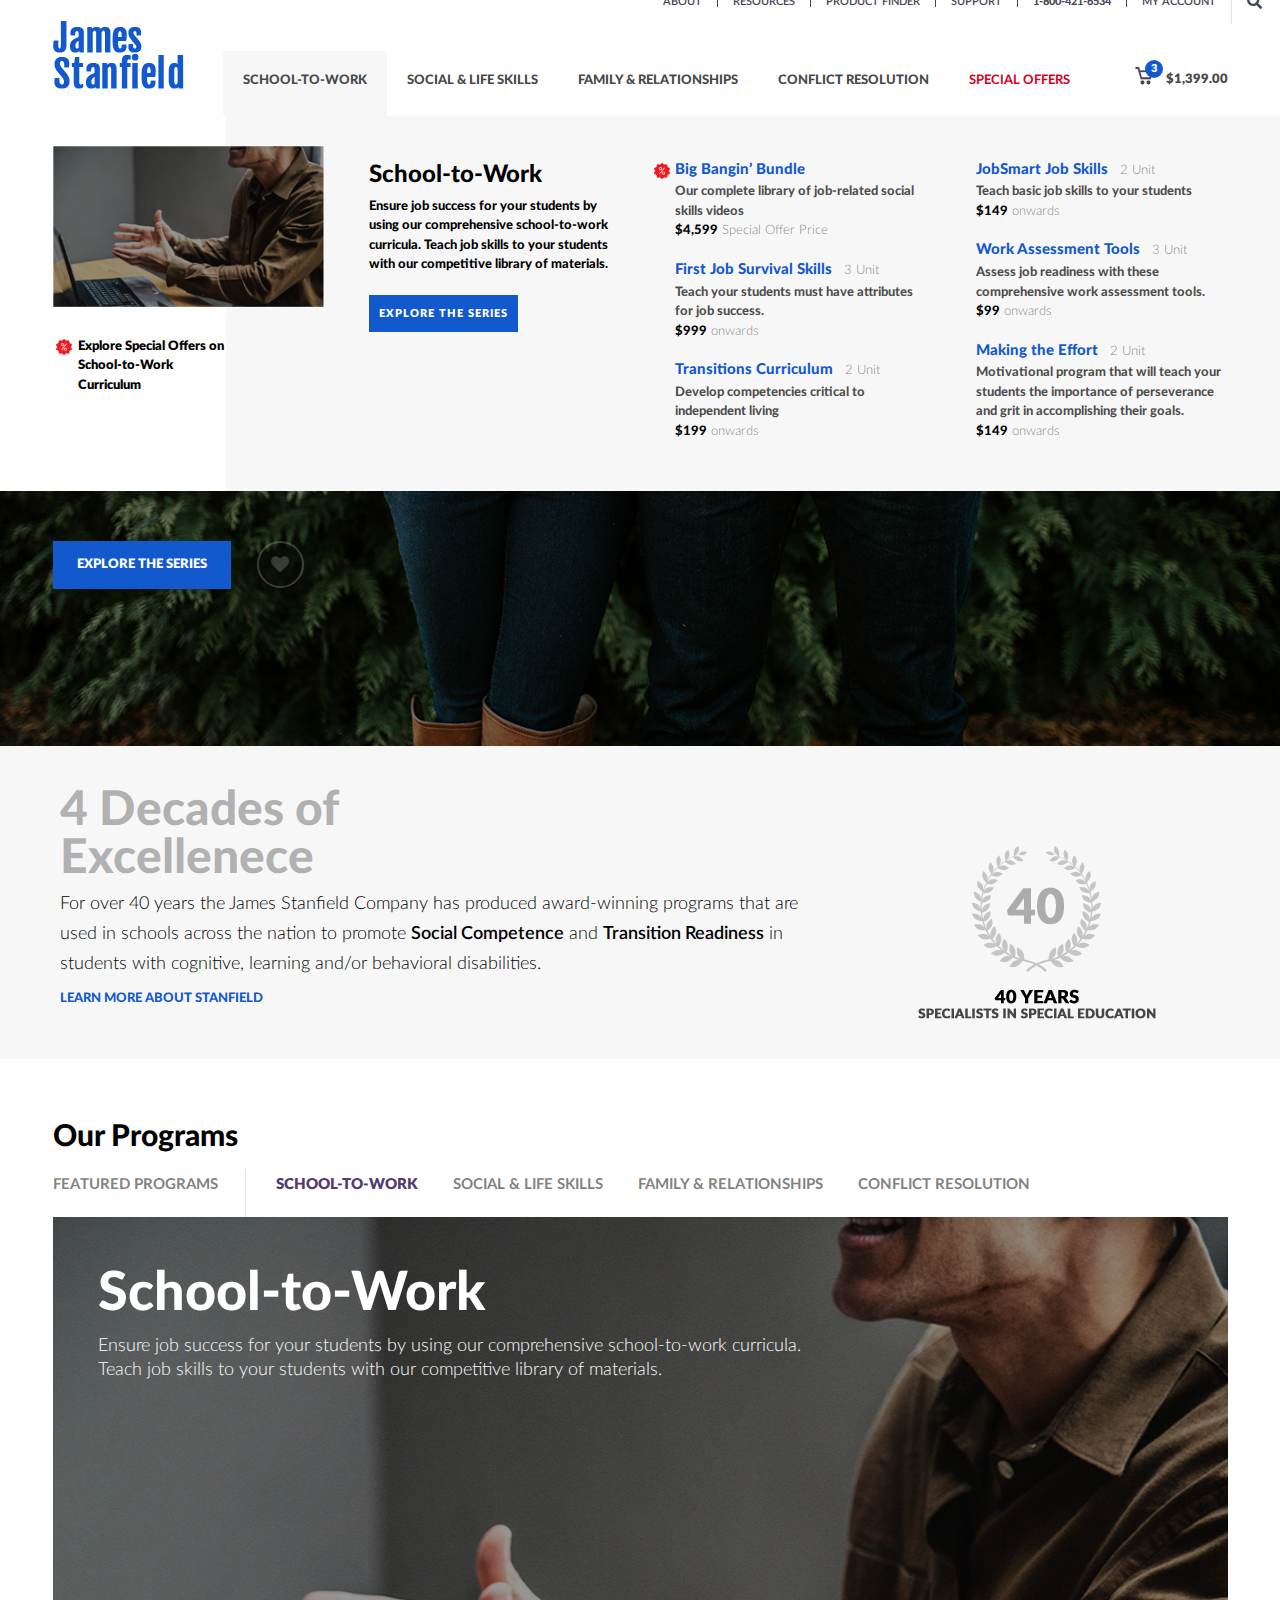
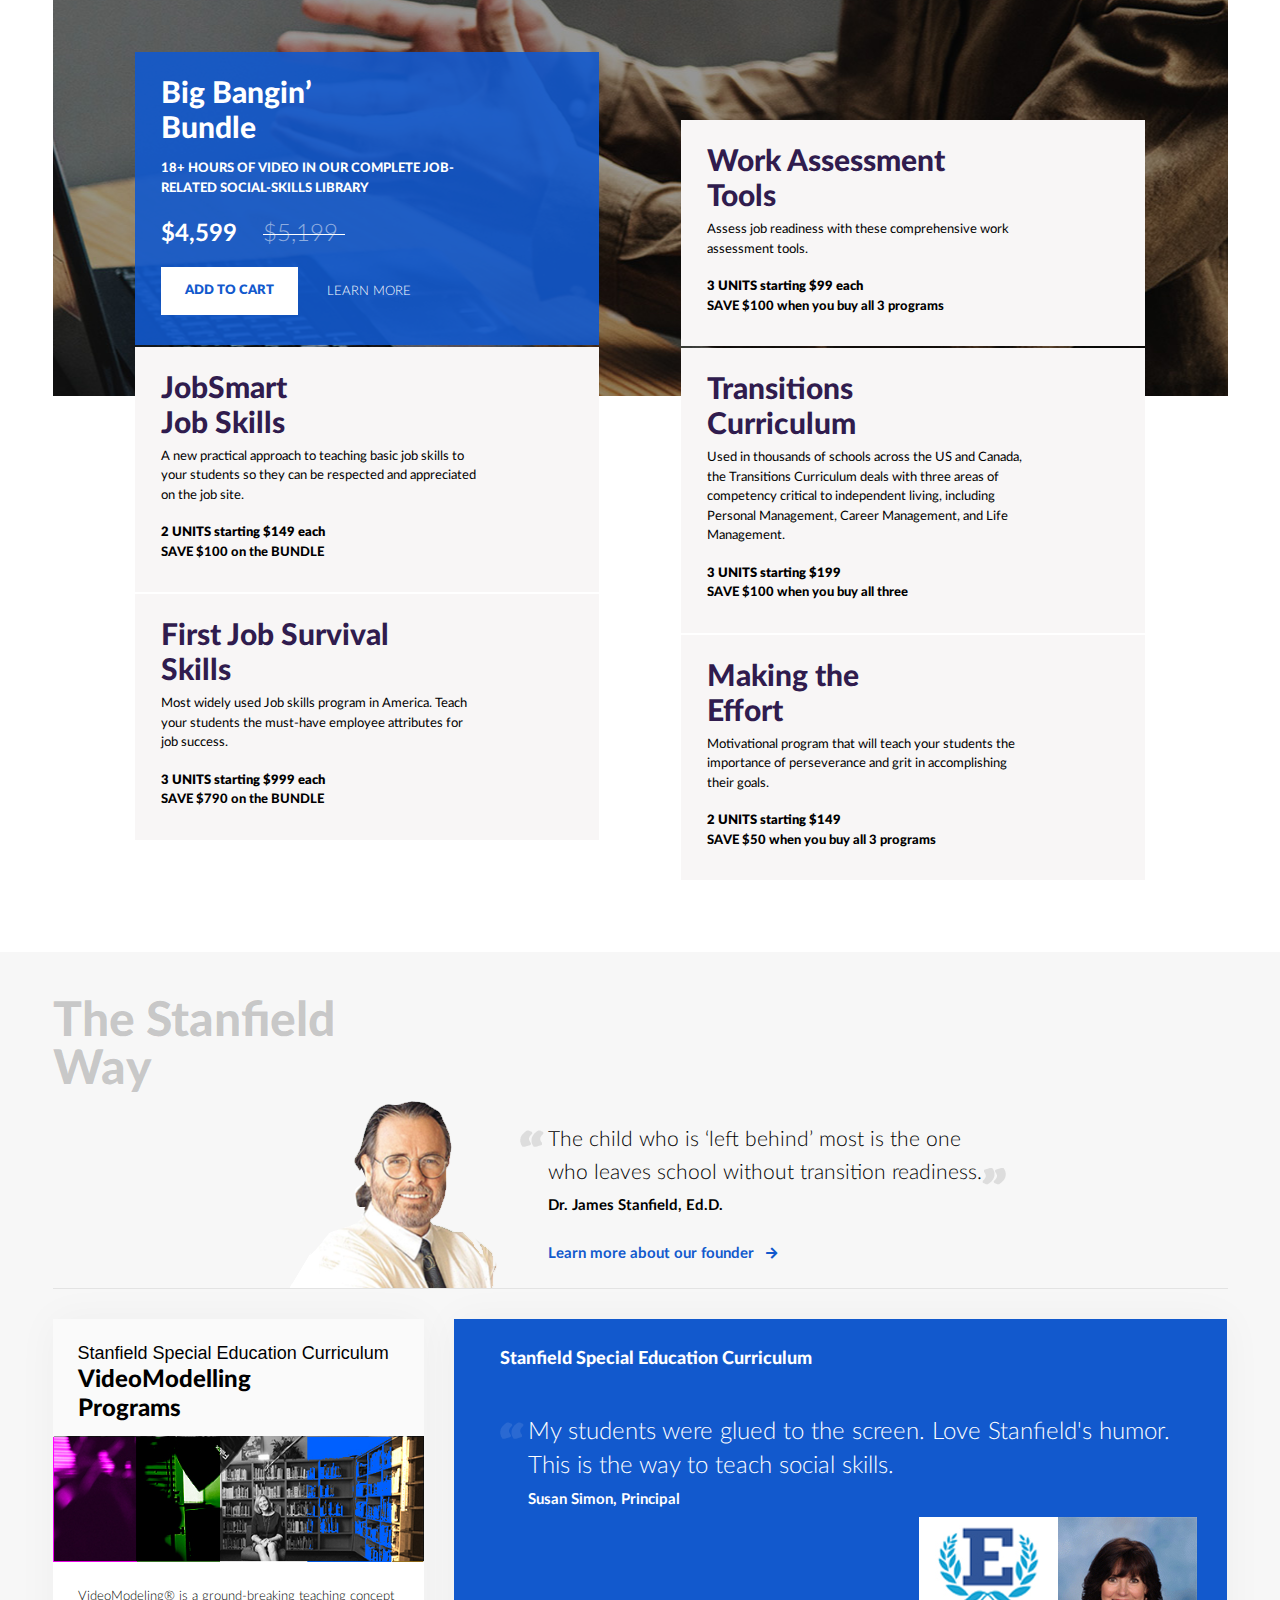
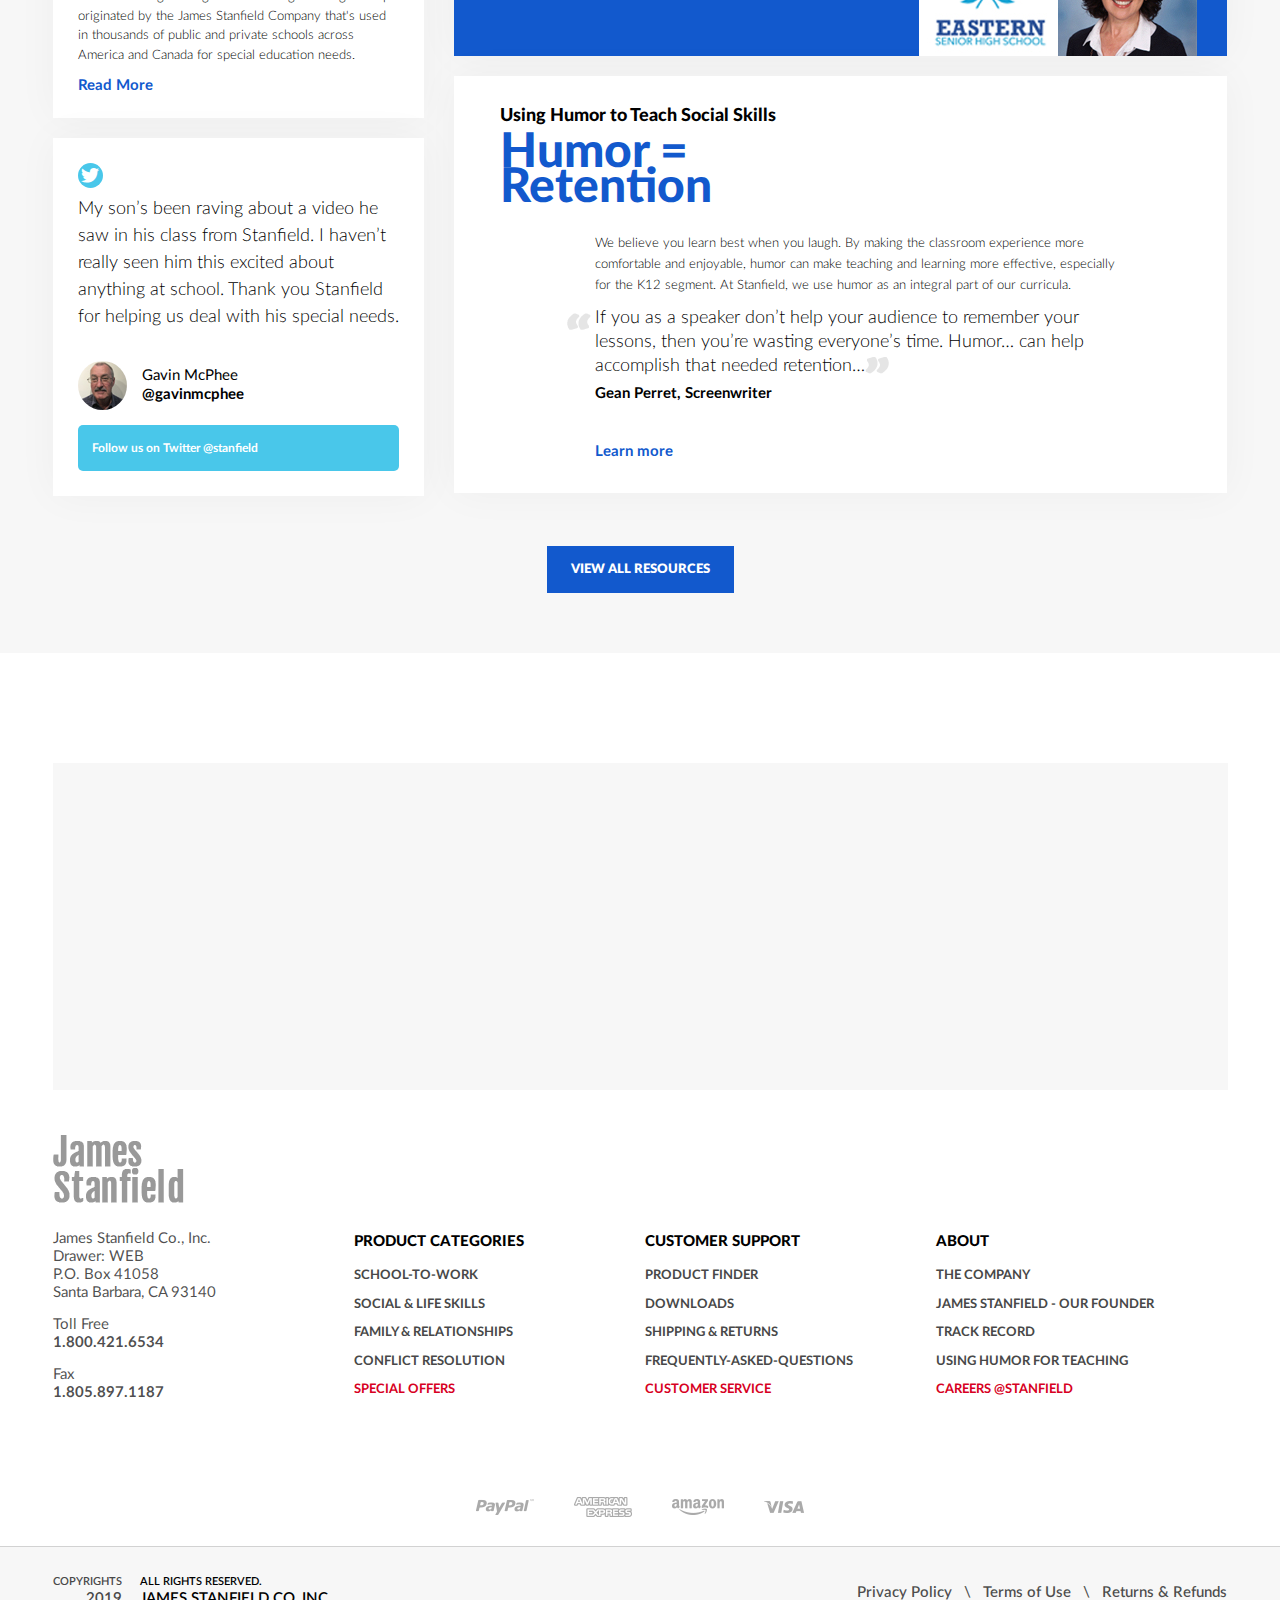
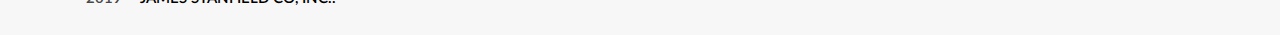
<file: HTML/index.html>
<!DOCTYPE html>
<html lang="en">

<head>
  <meta charset="utf-8" />
  <meta name="viewport" content="width=device-width, initial-scale=1, shrink-to-fit=no" />
  <meta http-equiv="x-ua-compatible" content="ie=edge" />
  <title>James Stanfield</title>
  <!-- Font Awesome -->
  <!--
      <link rel="stylesheet" href="https://maxcdn.bootstrapcdn.com/font-awesome/4.7.0/css/font-awesome.min.css">
    -->
  <!-- <link
      href="https://fonts.googleapis.com/css?family=Lato"
      rel="stylesheet"
    /> -->

  <link href="css/fonts.css" rel="stylesheet" />
  <link rel="stylesheet" href="css/fontawesome-all.min.css" type="text/css" />
  <!-- Bootstrap core CSS -->
  <link href="css/bootstrap.min.css" rel="stylesheet" />
  <!-- Material Design Bootstrap -->
  <!-- <link href="css/mdb.min.css" rel="stylesheet" /> -->
  <link href="css/animate.css" rel="stylesheet" />
  <link href="css/myanimate.css" rel="stylesheet" />
  <!-- Your custom styles (optional) -->
  <link href="css/flexslider.css" rel="stylesheet" />

  <link href="css/style.css" rel="stylesheet" />
</head>

<body>
  <header class="bg-white">
    <div class="container">
      <div class="row">
        <div class="col-md-12">
          <div class="top-bar d-inline-block  align-top">
            <div class="top-nav-links d-flex justify-content-end font-family-latoSemiBold ">
              <ul class="top-links list-unstyled font-11 ">
                <li class="nav-item">
                  <a class="nav-link" href="about-us.html">About</a>
                </li>

                <li class="nav-item">
                  <a class="nav-link" href="blog.html">Resources</a>
                </li>
                <li class="nav-item">
                  <a class="nav-link" href="about.html">Product Finder</a>
                </li>
                <li class="nav-item"><a class="nav-link" href="faq.html">Support</a></li>
                <li class="nav-item font-family-latoHeavy">1-800-421-6534</li>
              </ul>
              <ul class="myAccount list-unstyled font-11 ">
                <li class="nav-item">
                  <a class="nav-link" href="#" data-toggle="modal" data-target="#login">My Account</a>
                </li>
              </ul>
              <div class="search-field">
                <a class="text-454553" href="#"><i class="fas fa-search"></i></a>
              </div>
            </div>
          </div>

          <div class="d-flex">
            <div class="logo">
              <a href="index.html" class="h2 text-white font-weight-normal"><img src="img/logo.png" /></a>
            </div>

            <ul class="navbar-nav  font-family-latoHeavy font-13 text-uppercase ml-auto mr-auto mt-auto">
              <li class="nav-item ">
                <a class="nav-link active" href="school-to-work.html">SCHOOL-to-work</a>

                <!-- mega-menu -->
                <div class="mega-menu  bg-f7f7f7">
                  <div class="container position-relative bg-f7f7f7 ">
                    <div class="row mega-menu-wrap d-flex">
                      <div class="col-sm-3">
                        <div class="start-wrap">
                          <img src="img/menu-img.png" alt="" class="img-fluid">
                          <div class="font-family-latoBlack font-13 img-caption position-relative">
                            <!-- <img src="img/badge.png" alt="" class="img-fluid"> -->
                            <p class="d-inline-block">Explore Special Offers on School-to-Work Curriculum</p>
                          </div>
                        </div>
                      </div>

                      <div class="col-sm-3">
                        <div class="next-wrap">
                          <h2 class="font-24 font-family-latoHeavy">School-to-Work</h2>
                          <p >Ensure job success for your students by using our comprehensive school-to-work curricula. Teach job skills to your students with our competitive library of materials.</p>
                          <a href="#;" class="explore-btn font-family-latoBlack font-11 btn text-uppercase bg-1259cd text-white button-transition">EXPLORE THE SERIES</a>
                        </div>
                      </div>

                      <div class="product-list col-sm-6">
                        <div class="row">
                          <div class="col-sm-6">
                            <ul class="list-unstyled ">
                              <li>
                                <h6 class="font-15 text-1259cd badge-icon font-family-latoHeavy mb-1">Big Bangin’ Bundle</h6>
                                <p class="font-13 light-black-text-70">Our complete library of job-related social skills videos</p>
                                <div class=" font-13 font-family-latoHeavy ">
                                  $4,599<span class="light-black-text-50 font-family-latoLight"> Special Offer Price</span>
                                </div>
                              </li>

                              <li>
                                <h6 class="font-15 text-1259cd font-family-latoHeavy mb-1">First Job Survival Skills<span class="light-black-text-50 ml-2 font-family-latoLight font-13"> 3 Unit</h6>
                                <p class="font-13 light-black-text-70">Teach your students must have attributes for job success. </p>
                                <div class=" font-13 font-family-latoHeavy ">
                                  $999<span class="light-black-text-50 font-family-latoLight"> onwards</span>
                                </div>
                              </li>

                              <li>
                                <h6 class="font-15 text-1259cd font-family-latoHeavy mb-1">Transitions Curriculum<span class="light-black-text-50 ml-2 font-family-latoLight font-13"> 2 Unit</h6>
                                <p class="font-13 light-black-text-70">Develop competencies critical to independent living </p>
                                <div class=" font-13 font-family-latoHeavy ">
                                  $199<span class="light-black-text-50 font-family-latoLight"> onwards</span>
                                </div>
                              </li>
                            </ul>
                          </div>
                          <div class="col-sm-6">


                            <ul class="list-unstyled ">
                              <li>
                                <h6 class="font-15 text-1259cd font-family-latoHeavy mb-1">JobSmart Job Skills<span class="light-black-text-50 ml-2 font-family-latoLight font-13"> 2 Unit</h6>
                                <p class="font-13 light-black-text-70">Teach basic job skills to your students </p>
                                <div class=" font-13 font-family-latoHeavy ">
                                  $149<span class="light-black-text-50 font-family-latoLight"> onwards</span>
                                </div>
                              </li>

                              <li>
                                <h6 class="font-15 text-1259cd font-family-latoHeavy mb-1">Work Assessment Tools<span class="light-black-text-50 ml-2 font-family-latoLight font-13"> 3 Unit</h6>
                                <p class="font-13 light-black-text-70">Assess job readiness with these comprehensive
                  work assessment tools. </p>
                                <div class=" font-13 font-family-latoHeavy ">
                                  $99<span class="light-black-text-50 font-family-latoLight"> onwards</span>
                                </div>
                              </li>

                              <li>
                                <h6 class="font-15 text-1259cd font-family-latoHeavy mb-1">Making the Effort<span class="light-black-text-50 ml-2 font-family-latoLight font-13"> 2 Unit</h6>
                                <p class="font-13 light-black-text-70">Motivational program that will teach your students
                  the importance of perseverance and grit in accomplishing their goals. </p>
                                <div class=" font-13 font-family-latoHeavy ">
                                  $149<span class="light-black-text-50 font-family-latoLight"> onwards</span>
                                </div>
                              </li>
                            </ul>
                          </div>
                        </div>
                      </div>
                    </div>
                  </div>
                </div>

              </li>

              <li class="nav-item">
                <a class="nav-link" href="blog.html">social & Life skills</a>
              </li>
              <li class="nav-item">
                <a class="nav-link" href="family-relationships.html">family & Relationships</a>
              </li>
              <li class="nav-item">
                <a class="nav-link" href="#">Conflict resolution</a>
              </li>
              <li class="nav-item font-family-latoBold">
                <a class="nav-link text-d70022" href="#">SPECIAL OFFERS</a>
              </li>
            </ul>
            <div class="cart-option mr-0  mt-auto">
              <a class="font-13 font-family-latoBlack" href=""><span class="position-relative"><img src="img/cart-Icon.png" /><i>3</i></span>
                $1,399.00
              </a>
            </div>
          </div>
        </div>
      </div>
    </div>
  </header>



  <section class="banner-section z-1 position-relative">
    <div class="mainBanner inner-content">

      <ul class="slides">
        <li style="background-image: url(img/slide1.jpg);">
          <div class="banner-inner-content">
            <div class="container">
              <div class="row">
                <div class="col-md-12">
                  <div class="banner-content-text text-white animated fadeInUp">
                    <h1 class="font-family-latoHeavy font-72 mb-0 line-height-one">
                      Life Horizons
                    </h1>
                    <h4 class="font-15 font-family-latoHeavy line-height-one light-white-text-90">
                      FAMILY LIFE PROGRAMS 1 & 2
                    </h4>
                    <p class="font-family-latoLight">
                      The most widely used Family Life Education program for
                      individuals with developmental and learning
                      disabilities.
                    </p>
                    <div class="banner-options ">
                      <a href="#;" class="explore-banner  btn text-uppercase bg-1259cd text-white button-transition">EXPLORE
                        THE SERIES</a>
                      <a href="#;" class="favourite-banner "><i class="fas fa-heart"></i></a>
                    </div>
                  </div>
                </div>
              </div>
            </div>
            <div class="spotlight font-15 font-family-latoHeavy text-uppercase">
              MARCH spotlight
            </div>
          </div>
        </li>
      </ul>
    </div>
  </section>
  <section class="decades bg-f7f7f7 d-flex">
    <div class="container">
      <div class="row align-items-end">
        <div class="col-md-8">
          <div class="decades-content">
            <h2 class="font-48 font-family-latoHeavy light-black-text-30">
              4 Decades of Excellenece
            </h2>
            <div class="font-family-latoLight font-18">
              <p>
                For over 40 years the James Stanfield Company has produced
                award-winning programs that are used in schools across the
                nation to promote <strong>Social Competence</strong> and
                <strong>Transition Readiness</strong> in students with
                cognitive, learning and/or behavioral disabilities.
              </p>
            </div>
            <a class="font-family-latoHeavy font-13 text-uppercase text-1259cd d-inline-block align-top" href="">LEARN
              MORE ABOUT STANFIELD</a>
          </div>
        </div>
        <div class="col-md-4 text-center"><img src="img/decade.png" /></div>
      </div>
    </div>
  </section>
  <section class="ourPrograms">
    <div class="container">
      <div class="row ">
        <div class="col-md-12">
          <div class="ourProgramsTabs">
            <h3 class="font-30 font-family-latoHeavy">Our Programs</h3>
            <nav>
              <div class="nav nav-tabs border-0 text-uppercase font-family-latoBold font-15" id="nav-tab" role="tablist">
                <div class="nav-item nav-link">FEATURED PROGRAMS</div>
                <a class="nav-item nav-link active" id="hni-content-tab" data-toggle="tab" href="#hni-content" role="tab"
                  aria-controls="hni-content" aria-selected="true">SCHOOL-to-work</a>
                <a class="nav-item nav-link" id="inhl-content-tab" data-toggle="tab" href="#inhl-content" role="tab"
                  aria-controls="inhl-content" aria-selected="false">social & Life skills</a>
                <a class="nav-item nav-link" id="wm-content-tab" data-toggle="tab" href="#wm-content" role="tab"
                  aria-controls="wm-content" aria-selected="false">family & Relationships</a>
                <a class="nav-item nav-link" id="wm-content-tab" data-toggle="tab" href="#wm-content" role="tab"
                  aria-controls="wm-content" aria-selected="false">Conflict resolution</a>
              </div>
            </nav>
          </div>
        </div>
      </div>
    </div>
    <div class="tab-content position-relative" id="nav-tabContent">
      <div class="whitebg"></div>
      <div class="tab-pane fadeIn animated show active" id="hni-content" role="tabpanel" aria-labelledby="hni-content-tab">
        <div class="container">
          <div class="row ">
            <div class="col-md-12">
              <div clas="position-relative">
                <!-- <div class="tabbgImage" style="background-image: url(img/ourprogram-1.jpg);background-repeat: no-repeat;width: 150%;background-size: cover;background-position: 109%;position: absolute;height: 100%;right: 0;left: 15px;background-position: top;max-height: 800px;"></div> -->
                <div class="tabbgImage" style="background-image: url(img/ourprogram-1.jpg);background-repeat: no-repeat;height: 100%;background-position: top;">
                  <div class="programTab-data font-18 fadeInUp animated text-white font-family-latoLight">
                    <div class="tabText">
                      <h2 class="font-family-latoHeavy text-white">
                        School-to-Work
                      </h2>
                      <p>
                        Ensure job success for your students by using our
                        comprehensive school-to-work curricula. Teach job skills to
                        your students with our competitive library of materials.
                      </p>
                    </div>
                  </div>
                  <div class="programTab-products fadeInUp animated ">
                    <ul class=" card-columns bundle-wrap">
                      <li class="card bundleName text-white">
                        <div class="cardInner">
                          <h3>Big Bangin’</h3>
                          <h3>Bundle</h3>
                          <p class="font-family-latoHeavy font-13 text-uppercase">
                            18+ HOURS OF VIDEO in OUR complete job-related
                            social-skills library
                          </p>
                          <div class="font-family-latoBold bundlePrice">
                            $4,599
                            <span class="font-family-latoLight ">$5,199</span>
                          </div>
                          <div class="bundle-options  align-items-center ">
                            <a href="#;" class=" btn text-uppercase">Add to Cart</a>
                            <a href="#;" class="learnMore text-uppercase font-family-latoLight font-13">Learn
                              More</a>
                          </div>
                        </div>
                      </li>
                      <li class="card hoverBundleItem">
                        <div class="cardInner">
                          <h3>JobSmart</h3>
                          <h3>Job Skills</h3>
                          <p>
                            A new practical approach to teaching basic job skills to
                            your students so they can be respected and appreciated
                            on the job site.
                          </p>
                          <div class="font-family-latoBlack font-13">
                            2 UNITS starting $149 each
                          </div>
                          <div class="font-family-latoHeavy font-13">
                            SAVE $100 on the BUNDLE
                          </div>
                          <div class="bundle-options  align-items-center ">
                            <a href="#;" class=" btn text-uppercase">Add to Cart</a>
                            <a href="#;" class="learnMore text-uppercase font-family-latoLight font-13 ">Learn
                              More</a>
                          </div>
                          <ul class="list-unstyled addToCartBundle">

                            <li>
                              <a href="#;" class="bundle-heart"><i class="fal fa-heart"></i></a>
                            </li>


                          </ul>
                        </div>
                      </li>
                      <!-- </ul>
                    <ul class="row  mx-0  justify-content-evenly"> -->
                      <li class="card hoverBundleItem">
                        <div class="cardInner">
                          <h3>First Job Survival</h3>
                          <h3>Skills</h3>
                          <p>
                            Most widely used Job skills program in America. Teach
                            your students the must-have employee attributes for job
                            success.
                          </p>
                          <div class="font-family-latoBlack font-13">
                            3 UNITS starting $999 each
                          </div>
                          <div class="font-family-latoHeavy font-13">
                            SAVE $790 on the BUNDLE
                          </div>
                          <div class="bundle-options  align-items-center ">
                            <a href="#;" class=" btn text-uppercase">Add to Cart</a>
                            <a href="#;" class="learnMore text-uppercase font-family-latoLight font-13 ">Learn
                              More</a>
                          </div>
                          <ul class="list-unstyled addToCartBundle">
                            <li>
                              <a href="#;" class="bundle-heart"><i class="fal fa-heart"></i></a>
                            </li>

                          </ul>
                        </div>
                      </li>
                      <li class="card hoverBundleItem">
                        <div class="cardInner">
                          <h3>Work Assessment</h3>
                          <h3>Tools</h3>
                          <p>
                            Assess job readiness with these comprehensive work
                            assessment tools.
                          </p>
                          <div class="font-family-latoBlack font-13">
                            3 UNITS starting $99 each
                          </div>
                          <div class="font-family-latoHeavy font-13">
                            SAVE $100 when you buy all 3 programs
                          </div>
                          <div class="bundle-options  align-items-center ">
                            <a href="#;" class=" btn text-uppercase">Add to Cart</a>
                            <a href="#;" class="learnMore text-uppercase font-family-latoLight font-13 ">Learn
                              More</a>
                          </div>
                          <ul class="list-unstyled addToCartBundle">
                            <li>
                              <a href="#;" class="bundle-heart"><i class="fal fa-heart"></i></a>
                            </li>

                          </ul>
                        </div>
                      </li>
                      <li class="card hoverBundleItem">
                        <div class="cardInner">
                          <h3>Transitions</h3>
                          <h3>Curriculum</h3>
                          <p>
                            Used in thousands of schools across the US and Canada,
                            the Transitions Curriculum deals with three areas of
                            competency critical to independent living, including
                            Personal Management, Career Management, and Life
                            Management.
                          </p>
                          <div class="font-family-latoBlack font-13">
                            3 UNITS starting $199
                          </div>
                          <div class="font-family-latoHeavy font-13">
                            SAVE $100 when you buy all three
                          </div>
                          <div class="bundle-options  align-items-center ">
                            <a href="#;" class=" btn text-uppercase">Add to Cart</a>
                            <a href="#;" class="learnMore text-uppercase font-family-latoLight font-13 ">Learn
                              More</a>
                          </div>
                          <ul class="list-unstyled addToCartBundle">
                            <li>
                              <a href="#;" class="bundle-heart"><i class="fal fa-heart"></i></a>
                            </li>

                          </ul>
                        </div>
                      </li>
                      <li class="card hoverBundleItem">
                        <div class="cardInner">
                          <h3>Making the</h3>
                          <h3>Effort</h3>
                          <p>
                            Motivational program that will teach your students the
                            importance of perseverance and grit in accomplishing
                            their goals.
                          </p>
                          <div class="font-family-latoBlack font-13">
                            2 UNITS starting $149
                          </div>
                          <div class="font-family-latoHeavy font-13">
                            SAVE $50 when you buy all 3 programs
                          </div>
                          <div class="bundle-options  align-items-center ">
                            <a href="#;" class=" btn text-uppercase">Add to Cart</a>
                            <a href="#;" class="learnMore text-uppercase font-family-latoLight font-13 ">Learn
                              More</a>
                          </div>
                          <ul class="list-unstyled addToCartBundle">
                            <li>
                              <a href="#;" class="bundle-heart"><i class="fal fa-heart"></i></a>
                            </li>

                          </ul>
                        </div>
                      </li>
                    </ul>
                  </div>
                </div>
              </div>
            </div>
          </div>
        </div>
      </div>
    </div>
  </section>
  <section class="thestanfieldWay">
    <div class="container">
      <div class="row ">
        <div class="col">
          <h2 class="stanFieldWayTitle font-family-latoHeavy font-48 light-black-text-20 ">The Stanfield Way</h2>
        </div>
      </div>
      <div class="founerTestiMonial">
        <div class="row ">
          <div class="col">
            <div class=" d-flex align-items-center">
              <div class="founderImage">
                <img src="img/author-img.png">
              </div>
              <div class="founderMsg font-family-latoLight font-21">
                <div class="quotes">The child who is ‘left behind’ most is the one who
                  leaves school without transition readiness.</div>
                <div class="font-family-latoBold font-15">Dr. James Stanfield, Ed.D.</div>
                <a class="font-family-latoBold font-15 text-1259cd " href=""><span>Learn more about our founder</span>
                  <i class="fas fa-arrow-right ml-2 mt-1 font-13"></i></a>
              </div>
            </div>
          </div>
        </div>
      </div>
      <div class="socialTestimonials">
        <div class="row ">
          <div class="col-4">
            <div class="socialTestimonialsType bg-white">
              <div class="toppart">
                <h3 class="font-18">Stanfield Special Education Curriculum</h3>
                <h2 class="font-family-latoHeavy font-24">VideoModelling Programs</h2>
              </div>
              <div class="imgInner"><img src="img/img1.jpg" class="w-100"></div>
              <div class="font-family-latoLight font-13 bottomPart">
                <p>
                  VideoModeling® is a ground-breaking teaching concept originated by the James Stanfield Company that's
                  used in thousands of public and private schools across America and Canada for special education
                  needs.
                </p>
                <a href="" class="font-15 font-family-latoBold text-1259cd">Read More</a>
              </div>

            </div>
            <div class="socialTestimonialsType socialTestimonialsType1 bg-white">

              <div class="font-family-latoLight font-18  bg-white">
                <div><i class="fab fa-twitter"></i></div>
                <p>
                  My son’s been raving about a video he saw in his class from Stanfield. I haven’t really seen him this
                  excited about anything at school. Thank you Stanfield for helping us deal with his special needs.
                </p>
                <div class="font-15 font-family-latoRegular line-height-one d-flex align-items-center">
                  <img class="border50 mr-3" src="img/img4.jpg">
                  <div class="">
                    <div>Gavin McPhee</div>
                    <div class="font-15 font-family-latoBold mt-1">@gavinmcphee</div>
                  </div>
                </div>
                <a href="" class="font-12 font-family-latoBold">Follow us on Twitter @stanfield</a>
              </div>

            </div>
          </div>
          <div class="col-8">
            <div class="socialTestimonialsType socialTestimonialsType2 bg-1259cd text-white">
              <div class="">
                <h3 class="font-18 font-family-latoHeavy">Stanfield Special Education Curriculum</h3>
              </div>
              <div class="font-family-latoLight font-24 ">
                <div class="quotes position-relative">
                  <p>My students were glued to the screen. Love Stanfield's humor. This is the way to teach social
                    skills.</p>
                  <div class="font-family-latoBold font-15">Susan Simon, Principal
                  </div>
                </div>

                <div class=" d-flex align-top ml-auto text-right justify-content-end">
                  <img src="img/img3.jpg">
                  <img src="img/img2.jpg">
                </div>
              </div>

            </div>
            <div class="socialTestimonialsType socialTestimonialsType4   bg-white">

              <div class="font-family-latoLight font-18  bg-white">
                <div class="toptitles">
                  <h3 class="font-18 font-family-latoHeavy">Using Humor to Teach Social Skills</h3>
                  <h2 class="font-family-latoHeavy font-48 text-1259cd">Humor = Retention</h2>
                </div>



                <div class="textdata font-family-latoLight font-13">
                  <p>
                    We believe you learn best when you laugh. By making the classroom experience more comfortable and
                    enjoyable, humor can make teaching and learning more effective, especially for the K12 segment. At
                    Stanfield, we use humor as an integral part of our curricula.
                  </p>
                  <div class="quotes font-18 position-relative">If you as a speaker don’t help your audience to
                    remember your lessons, then you’re wasting everyone’s time. Humor… can help accomplish that needed
                    retention…</div>
                  <div class="font-family-latoBold font-15">Gean Perret, Screenwriter</div>
                  <a class="font-family-latoBold font-15 text-1259cd d-inline-block" href=""><span>Learn more</span></a>
                </div>
              </div>

            </div>
          </div>
        </div>
        <div class="text-center">
          <a href="#;" class="viewBtn  btn text-uppercase bg-1259cd text-white button-transition">VIEW ALL RESOURCES</a>

        </div>
      </div>
    </div>
  </section>
  <section class="signUpUs">
    <div class="container">
      <div class="row ">
        <div class="col">

          <div class="row mx-0 signupwrap">
            <div class="col-md-7 px-0 ">
              <div class="signupofferdetail d-flex">
                <div class="signupimg d-flex ">
                  <div class="img1">
                    <img src="img/2.jpg" class="fadeInUp animated wow" data-wow-delay=".1s" data-wow-duration="1s">
                  </div>
                  <div class="img2">
                    <img src="img/1.jpg" data-wow-delay=".2s" data-wow-duration="1s" class="fadeInUp animated wow">

                  </div>
                </div>
                <div class="signupcontent font-24   d-flex flex-column fadeInUp animated wow">
                  <div class="font-family-latoHeavy signuptop">Sign Up to receive news alerts, special offers &
                    promotions.
                    <div class="font-18 font-family-latoBold text-1259cd mt-2 line-height-one">Get 25% OFF</div>
                  </div>
                  <div class="mt-auto font-13 text-right">Valid for first-time registrants only & applies to regular
                    price items only.
                    <div><a href="" class="text-underline">Privacy Policy</a></div>
                  </div>
                </div>
              </div>
            </div>
            <div class="col-md-5 px-0  d-flex flex-column ">
              <div class="newsletterForm fadeInRight animated wow" class="font-13 font-family-latoLight">
                As a thank you for signing up for emails, take 25% off regular price courses. Plus, you’ll have advance
                notification of exclusive offers, new offerings, and more.
                <div> <input type="text" placeholder="Your Email Address" class="font-13 font-family-latoLight"></div>
                <div>
                  <input type="submit" value="subscribe" class="text-uppercase btn bg-1259cd text-white"></div>
              </div>
            </div>
          </div>
        </div>
      </div>
  </section>
  <footer>
    <div class="container position-relative">
      <div class="footer-main bg-white ">
        <div class="row">
          <div class="col-3">
            <div class="footer-address position-relative text-left">
              <img src="img/footer-logo.png" />
              <div class="light-black-text-70">
                James Stanfield Co., Inc.<br />
                Drawer: WEB<br />
                P.O. Box 41058<br />
                Santa Barbara, CA 93140
                <div class="cmethod">
                  Toll Free
                  <div class="font-family-latoBold">1.800.421.6534</div>

                  Fax
                  <div class="font-family-latoBold">1.805.897.1187</div>
                </div>
              </div>
            </div>
          </div>
          <div class="col">
            <div class="footer-links d-flex justify-content-between">
              <div class="linkcol">
                <h5 class="font-family-latoHeavy font-15 text-uppercase">
                  PRODUCT CATEGORIES
                </h5>
                <ul class="list-unstyled font-family-latoBold font-13 text-uppercase">
                  <li><a href="#;">SCHOOL-to-WORK</a></li>
                  <li><a href="#;">social & Life skills</a></li>
                  <li><a href="#;">family & Relationships</a></li>
                  <li><a href="#;">Conflict resolution</a></li>
                  <li><a href="#;" class="text-d70022">SPECIAL OFFERS</a></li>
                </ul>
              </div>
              <div class="linkcol">
                <h5 class="font-family-latoHeavy font-15 text-uppercase">
                  CUSTOMER SUPPORT
                </h5>
                <ul class="list-unstyled font-family-latoBold font-13 text-uppercase">
                  <li><a href="#;">product finder</a></li>
                  <li><a href="#;">Downloads</a></li>
                  <li><a href="#;">Shipping & Returns</a></li>
                  <li><a href="#;">FREquently-asked-questions</a></li>
                  <li><a href="#;" class="text-d70022">Customer Service</a></li>
                </ul>
              </div>

              <div class="linkcol">
                <h5 class="font-family-latoHeavy font-15 text-uppercase">
                  ABOUT
                </h5>
                <ul class="list-unstyled font-family-latoBold font-13 text-uppercase">
                  <li><a href="#;">THE COMPANY</a></li>
                  <li><a href="#;">JAMES STANFIELD - OUR FOUNDER </a></li>
                  <li><a href="#;">Track Record</a></li>
                  <li><a href="#;">USING HUMOR FOR TEACHING</a></li>
                  <li><a href="#;" class="text-d70022">CAREERS @STANFIELD</a></li>
                </ul>
              </div>

            </div>
          </div>
        </div>
        <div class="row">
          <div class="col text-center">
            <ul class="list-unstyled fcards">
              <li><img src="img/paypal.png"></li>
              <li><img src="img/american.png"></li>
              <li><img src="img/amazon.png"></li>
              <li><img src="img/visa.png"></li>
            </ul>
          </div>
        </div>
      </div>
    </div>
    <div class="footer-bottom ">
      <div class="container ">
        <div class="row">
          <div class="col-md-5  ">
            <div class="copyright-section ">
              <div class="d-inline-block align-middle font-family-latoSemiBold font-11 text-uppercase">
                <div class="float-left text-right"> Copyrights
                  <div class="font-15">2019</div>
                </div>
                <div class="all-reserved float-left">
                  All Rights Reserved.
                  <div class="font-15">James Stanfield Co, Inc..</div>
                </div>
              </div>
            </div>
          </div>
          <div class="col-md-7 text-right footer-tlinks font-family-latoSemiBold">

            <div class="float-right"><a class="" href="privacy-policy.html">Privacy Policy</a>
              <span>\</span>
              <a class="" href="terms-of-use.html">Terms of Use</a>
              <span>\</span>
              <a class="" href="terms-of-use.html">Returns & Refunds</a></div>
          </div>
        </div>
      </div>
    </div>
  </footer>

  <!-- login Modal -->
  <div class="login modal fade " id="login" tabindex="-1" role="dialog" aria-labelledby="exampleModalCenterTitle"
    aria-hidden="true">
    <div class="modal-dialog modal-dialog-centered" role="document">
      <div class="modal-content">
        <div class="modal-header text-center">
          <button type="button" class="close light-black-text-20 font-family-latoBlack" data-dismiss="modal" aria-label="Close">
            <span aria-hidden="true">&times;</span>
          </button>
          <h5 class="modal-title m-auto font-family-latoBlack font-15 text-3c3d48" id="exampleModalLongTitle ">LOGIN</h5>

        </div>
        <div class="modal-body">
          <form class="font-13">
            <div class="form-group">
              <label for="exampleInputEmail1">E-MAIL</label>
              <input type="email" class="form-control font-family-latoSemiBold" id="exampleInputEmail1"
                aria-describedby="emailHelp" placeholder="stevegibson@stevenson.com">
            </div>
            <div class="form-group">
              <label for="exampleInputPassword1">PASSWORD</label>
              <input type="password" class="form-control font-family-latoSemiBold" id="exampleInputPassword1"
                placeholder="*******">
            </div>
            <button type="submit" class="btn btn-primary submit-btn text-white font-family-latoBlack w-100 bg-1259cd">LOGIN</button>
          </form>

          <div class="connect">
            <div class="connect-text text-center text-5d5d69-50 font-family-latoRegular font-15">
              <span>or connect with</span>
            </div>

            <div class="social-icon d-flex">
              <a href="#" type="button" class="btn text-white bg-3c5899 ml-0"><i class="fab fa-facebook-f"></i></a>
              <a href="#" type="button" class="btn text-white bg-41abe1 mr-0"><i class="fab fa-twitter"></i></a>
            </div>
          </div>

        </div>
        <div class="modal-footer py-0 d-flex">
          <a href="#" type="button" class="btn sign-up font-family-latoRegular" data-dismiss="modal" data-toggle="modal"
            data-target="#signUp">SIGN
            UP <span class="font-15 ml-2 align-middle"><i class="fal fa-angle-right"></i></span></a>
          <a href="#" type="button" class="btn ml-auto font-family-latoRegular forget" data-dismiss="modal" data-toggle="modal"
            data-target="#forget">FORGOT PASSWORD?</a>
        </div>
      </div>
    </div>
  </div>

  <!-- Sign-up Modal -->
  <div class="login modal fade" id="signUp" tabindex="-1" role="dialog" aria-labelledby="exampleModalCenterTitle"
    aria-hidden="true">
    <div class="modal-dialog modal-dialog-centered" role="document">
      <div class="modal-content">
        <div class="modal-header text-center">
          <button type="button" class="close light-black-text-20 font-family-latoBlack" data-dismiss="modal" aria-label="Close">
            <span aria-hidden="true">&times;</span>
          </button>
          <h5 class="modal-title m-auto font-family-latoBlack font-15 text-3c3d48" id="exampleModalLongTitle ">SIGN UP</h5>

        </div>
        <div class="modal-body">
          <form class="font-13">
            <div class="form-group">
              <label for="exampleInputEmail1">E-MAIL</label>
              <input type="email" class="form-control font-family-latoSemiBold" id="exampleInputEmail1"
                aria-describedby="emailHelp" placeholder="stevegibson@stevenson.com">
            </div>
            <div class="form-group">
              <label for="exampleInputPassword1">PASSWORD</label>
              <input type="password" class="form-control font-family-latoSemiBold" id="exampleInputPassword1"
                placeholder="*******">
            </div>
            <div class="form-group">
              <label for="exampleInputPassword1">CONFIRM PASSWORD</label>
              <input type="password" class="form-control font-family-latoSemiBold" id="exampleInputPassword1"
                placeholder="*******">
            </div>
            <button type="submit" class="btn btn-primary submit-btn text-white font-family-latoBlack w-100 bg-1259cd">SIGN
              UP</button>
          </form>

          <div class="connect">
            <div class="connect-text text-center text-5d5d69-50 font-family-latoRegular font-15">
              <span>or connect with</span>
            </div>

            <div class="social-icon d-flex">
              <a href="#" type="button" class="btn text-white bg-3c5899 ml-0"><i class="fab fa-facebook-f"></i></a>
              <a href="#" type="button" class="btn text-white bg-41abe1 mr-0"><i class="fab fa-twitter"></i></a>
            </div>
          </div>

        </div>
        <div class="modal-footer py-0 d-flex">
          <a href="#" type="button" class="btn sign-up mr-auto font-family-latoRegular" data-dismiss="modal"
            data-toggle="modal" data-target="#login">LOGIN <span class="font-15 ml-2 align-middle"><i class="fal fa-angle-right"></i></span></a>

        </div>
      </div>
    </div>
  </div>
  <!-- Forget Modal -->
  <div class="login modal forget fade" id="forget" tabindex="-1" role="dialog" aria-labelledby="exampleModalCenterTitle"
    aria-hidden="true">
    <div class="modal-dialog modal-dialog-centered" role="document">
      <div class="modal-content">
        <div class="modal-header text-center">
          <button type="button" class="close light-black-text-20 font-family-latoBlack" data-dismiss="modal" aria-label="Close">
            <span aria-hidden="true">&times;</span>
          </button>
          <h5 class="modal-title m-auto font-family-latoBlack font-15 text-3c3d48" id="exampleModalLongTitle ">FORGOT
            PASSWORD?</h5>

        </div>
        <div class="modal-body">
          <form class="font-13">
            <div class="form-group">
              <label for="exampleInputEmail1">E-MAIL</label>
              <input type="email" class="form-control font-family-latoSemiBold" id="exampleInputEmail1"
                aria-describedby="emailHelp" placeholder="stevegibson@stevenson.com">
            </div>
            <button type="submit" class="btn btn-primary submit-btn text-white font-family-latoBlack w-100 bg-1259cd">SUBMIT</button>
          </form>
        </div>
        <div class="modal-footer py-0 d-flex">
          <a href="#" type="button" class="btn sign-up mr-auto font-family-latoRegular" data-dismiss="modal"
            data-toggle="modal" data-target="#login">BACK <span class="font-15 ml-2 align-middle"><i class="fal fa-angle-left"></i></span></a>

        </div>
      </div>
    </div>
  </div>
  <!-- SCRIPTS -->
  <!-- JQuery -->
  <script type="text/javascript" src="js/jquery-3.3.1.min.js"></script>
  <!-- Bootstrap tooltips -->
  <script type="text/javascript" src="js/popper.min.js"></script>
  <!-- Bootstrap core JavaScript -->
  <script type="text/javascript" src="js/bootstrap.min.js"></script>
  <script type="text/javascript" src="js/wow.js"></script>
  <script type="text/javascript" src="js/jquery.flexslider.js"></script>
  <!-- MDB core JavaScript -->
  <!-- <script type="text/javascript" src="js/mdb.min.js"></script> -->
  <!--
      <script type="text/javascript" src="js/jquery.validate.min.js"></script>
      <script src="js/index.js"></script>
      <script type="text/javascript" src="js/subscribe.js"></script>
      <script type="text/javascript" src="js/custom.js"></script>
    -->
  <script type="text/javascript">
    new WOW().init();
    $(".solutions-wrap .nav-tabs a.nav-item").click(function () {
      console.log("sd");
      setTimeout(function () {
        $(".tab-pane.active .solution-tab-image li img").addClass(
          "zoomIn  wow animated"
        );
        $(".tab-pane.active .solution-tab-image li img").css(
          "visibility",
          "visible"
        );
      }, 100);
      setTimeout(function () {
        $(".tab-pane.active .solution-tab-image li i").addClass(
          "fadeInDown  wow animated"
        );
        $(".tab-pane.active .solution-tab-image li i").css(
          "visibility",
          "visible"
        );
      }, 2000);
    });

    $(".flexslider").flexslider({
      animation: "slide",
      animationLoop: false,
      loop: true,
      minItems: 2,
      maxItems: 2,
      itemWidth: 400,
      itemMargin: 0,
      controlNav: false,
      move: 1
    });

    $(".arrowsLink-solutions .nextLink").click(function () {
      $(".solutions-wrap .nav-tabs > .active")
        .next("a")
        .trigger("click");
    });

    $(".arrowsLink-solutions .prevLink").click(function () {
      $(".solutions-wrap .nav-tabs > .active")
        .prev("a")
        .trigger("click");
    });
  </script>
</body>

</html>
</file>
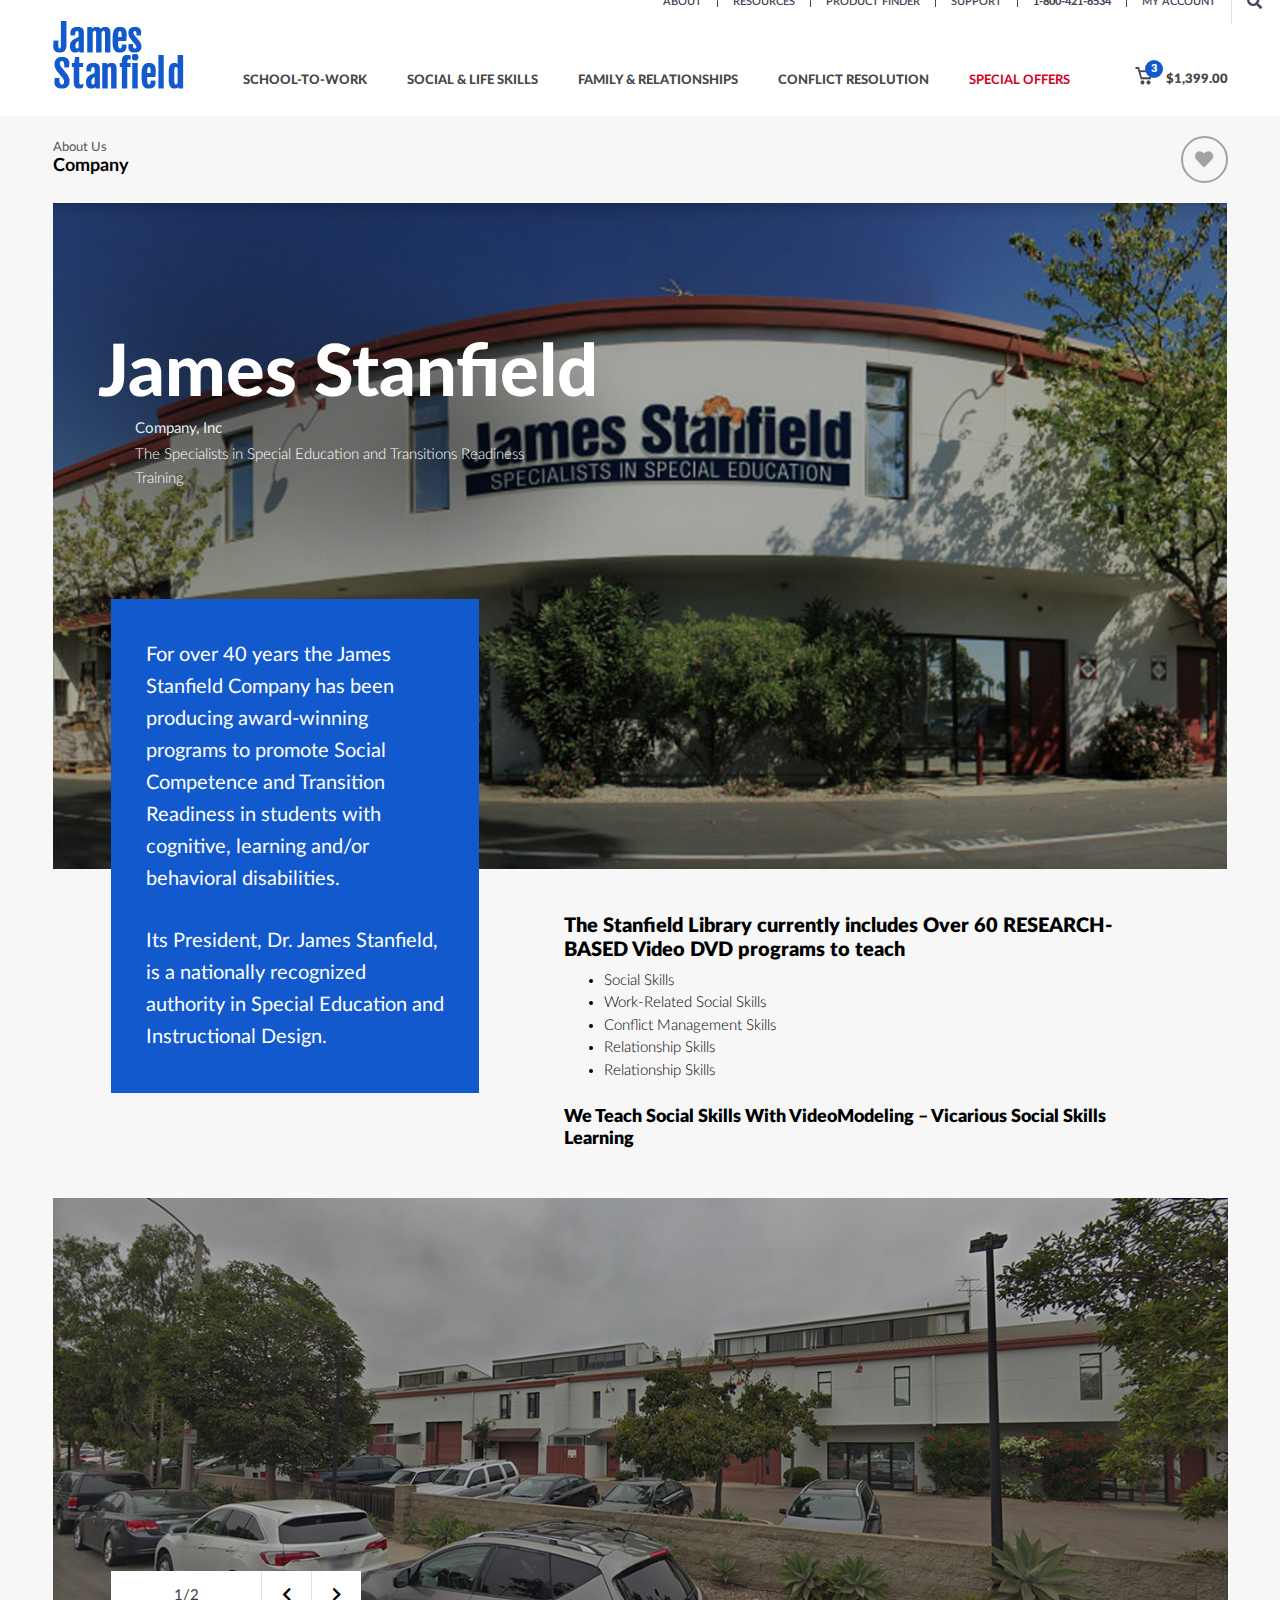
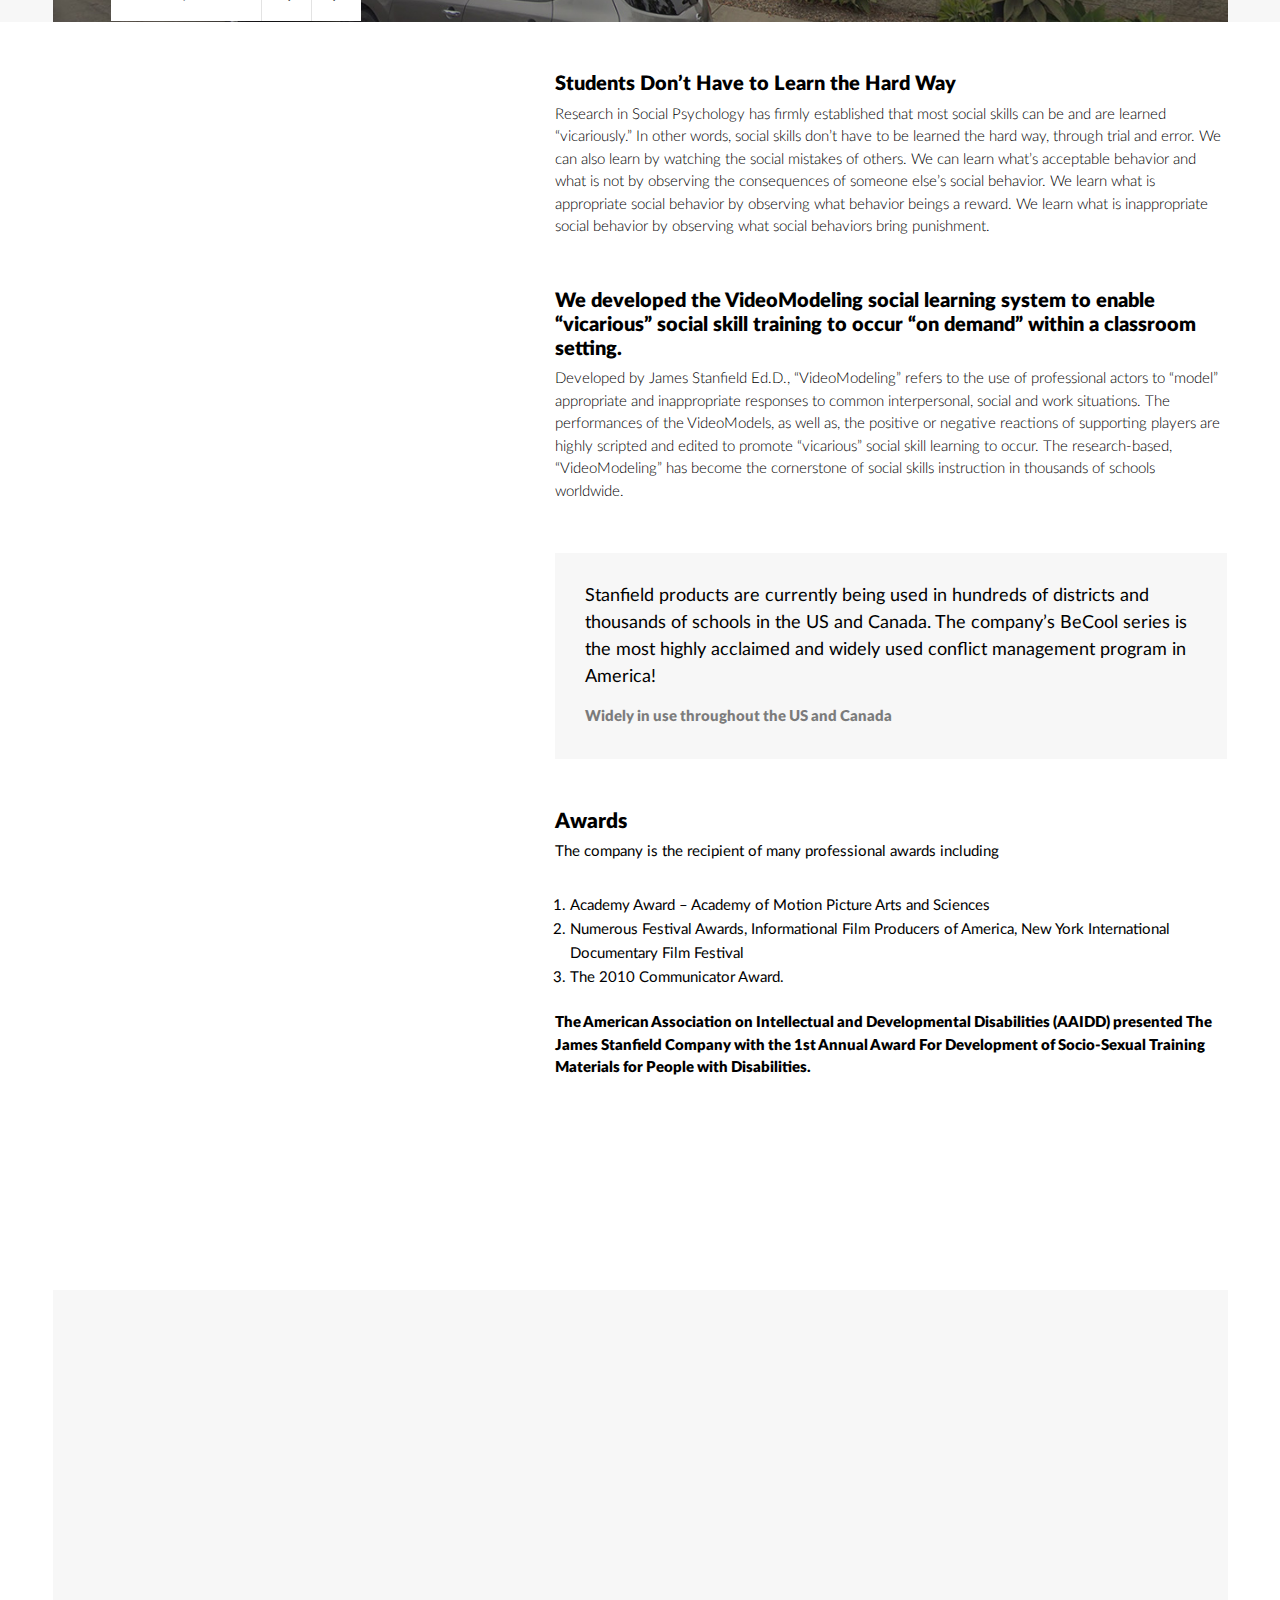
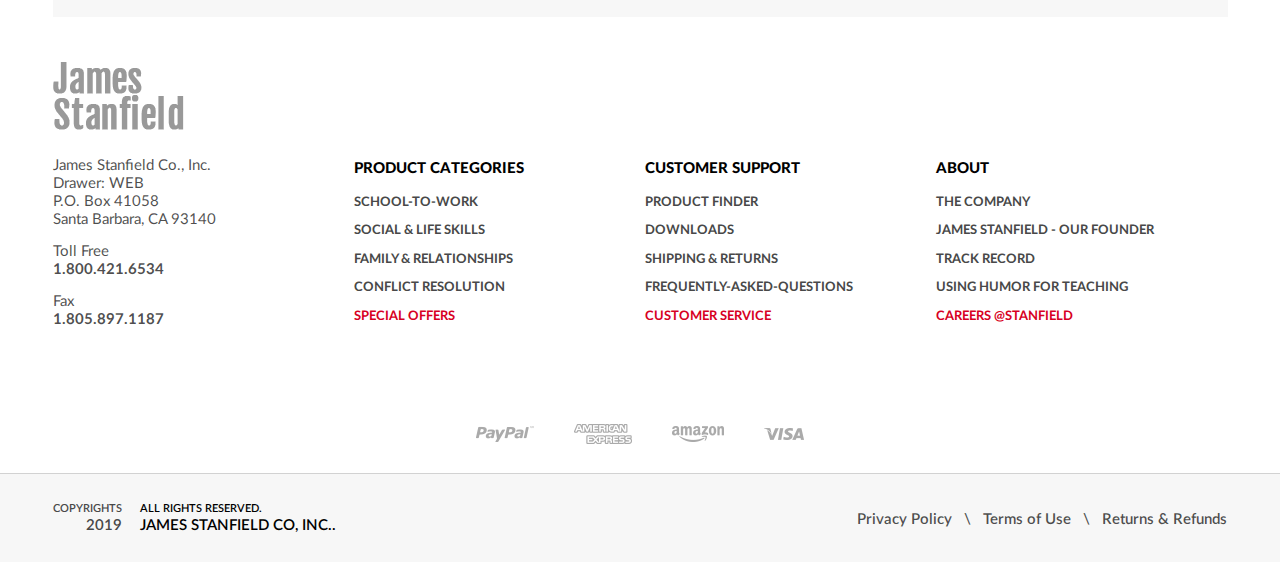
<file: HTML/about-us.html>
<!DOCTYPE html>
<html lang="en">

<head>
    <meta charset="utf-8" />
    <meta name="viewport" content="width=device-width, initial-scale=1, shrink-to-fit=no" />
    <meta http-equiv="x-ua-compatible" content="ie=edge" />
    <title>James Stanfield</title>
    <!-- Font Awesome -->
    <!--
      <link rel="stylesheet" href="https://maxcdn.bootstrapcdn.com/font-awesome/4.7.0/css/font-awesome.min.css">
    -->
    <!-- <link
      href="https://fonts.googleapis.com/css?family=Lato"
      rel="stylesheet"
    /> -->

    <link href="css/fonts.css" rel="stylesheet" />
    <link rel="stylesheet" href="css/fontawesome-all.min.css" type="text/css" />
    <!-- Bootstrap core CSS -->
    <link href="css/bootstrap.min.css" rel="stylesheet" />
    <!-- Material Design Bootstrap -->
    <!-- <link href="css/mdb.min.css" rel="stylesheet" /> -->
    <link href="css/animate.css" rel="stylesheet" />
    <link href="css/myanimate.css" rel="stylesheet" />
    <!-- Your custom styles (optional) -->
    <link href="css/flexslider.css" rel="stylesheet" />

    <link href="css/style.css" rel="stylesheet" />
</head>

<body>
    <header class="bg-white">
        <div class="container">
            <div class="row">
                <div class="col-md-12">
                    <div class="top-bar d-inline-block  align-top">
                        <div class="top-nav-links d-flex justify-content-end font-family-latoSemiBold ">
                            <ul class="top-links list-unstyled font-11 ">
                                <li class="nav-item">
                                    <a class="nav-link" href="secure-bitcoin-storage.html">About</a>
                                </li>

                                <li class="nav-item">
                                    <a class="nav-link" href="blog.html">Resources</a>
                                </li>
                                <li class="nav-item">
                                    <a class="nav-link" href="about.html">Product Finder</a>
                                </li>
                                <li class="nav-item"><a class="nav-link" href="#">Support</a></li>
                                <li class="nav-item font-family-latoHeavy">1-800-421-6534</li>
                            </ul>
                            <ul class="myAccount list-unstyled font-11 ">
                                <li class="nav-item">
                                    <a class="nav-link" href="#">My Account</a>
                                </li>
                            </ul>
                            <div class="search-field">
                                <a class="text-454553" href="#"><i class="fas fa-search"></i></a>
                            </div>
                        </div>
                    </div>

                    <div class="d-flex">
                        <div class="logo">
                            <a href="index.html" class="h2 text-white font-weight-normal"><img src="img/logo.png" /></a>
                        </div>

                        <ul class="navbar-nav  font-family-latoHeavy font-13 text-uppercase ml-auto mr-auto mt-auto">
                            <li class="nav-item">
                                <a class="nav-link" href="school-to-work.html">SCHOOL-to-work</a>
                            </li>

                            <li class="nav-item">
                                <a class="nav-link" href="blog.html">social & Life skills</a>
                            </li>
                            <li class="nav-item">
                                <a class="nav-link" href="family-relationships.html">family & Relationships</a>
                            </li>
                            <li class="nav-item">
                                <a class="nav-link" href="#">Conflict resolution</a>
                            </li>
                            <li class="nav-item font-family-latoBold">
                                <a class="nav-link text-d70022" href="#">SPECIAL OFFERS</a>
                            </li>
                        </ul>
                        <div class="cart-option mr-0  mt-auto">
                            <a class="font-13 font-family-latoBlack" href=""><span class="position-relative"><img src="img/cart-Icon.png" /><i>3</i></span>
                                $1,399.00
                            </a>
                        </div>
                    </div>
                </div>
            </div>
        </div>
    </header>

    <section class="ourPrograms ourPrograms-single about-wrap bg-f7f7f7 ">
        <div class="container">
            <div class="row ">
                <div class="col-md-12">
                    <div class="pageTitle d-flex align-items-center">
                        <div class="">
                            <h4 class="font-13 font-family-latoRegular light-black-text-70 mb-0">About Us</h4>
                            <h3 class="font-family-latoBold font-18 mb-0">Company</h3>
                        </div>
                        <div class="ml-auto">
                            <a href="#;" class="favourite-banner "><i class="fas fa-heart"></i></a>
                        </div>
                    </div>
                </div>
            </div>
        </div>
        <div class=" position-relative about-top-section" id="nav-tabContent">
            <div class="" id="hni-content">
                <div class="container">
                    <div class="row ">
                        <div class="col-md-12">
                            <div class="tabbgImage position-relative">
                                <img src="img/about.jpg" alt="" class="img-fluid" />
                                <div class="programTab-data font-18 fadeInUp animated text-white font-family-latoLight">

                                    <div class="tabText">



                                        <h2 class="font-family-latoHeavy text-white mb-0 line-height-one">
                                            James Stanfield
                                        </h2>

                                    </div>
                                    <div class="banner-caption">
                                        <div class="col-5 0">
                                            <h5 class="font-family-latoRegular font-15 mb-0 light-white-text-90 ">Company,
                                                Inc</h5>
                                            <p class="font-family-latoLight font-15">The Specialists in Special
                                                Education and Transitions Readiness Training</p>

                                        </div>
                                        <div class="col-5"></div>
                                    </div>
                                </div>

                            </div>
                        </div>
                    </div>

                    <div class="about-content-wrap">
                        <div class="row">
                            <div class="col-5 ">
                                <div class="left-wrap bg-1259cd text-white">
                                    <p class="font-family-latoRegular  ">
                                        For over 40 years the James Stanfield Company has been producing award-winning
                                        programs to promote Social Competence and Transition Readiness in students with
                                        cognitive, learning and/or behavioral disabilities. </p>
                                    <p class="font-family-latoRegular ">Its President, Dr. James Stanfield, is a
                                        nationally recognized authority in Special Education and Instructional Design.
                                    </p>
                                </div>

                            </div>

                            <div class="col-7  ml-auto">
                                <div class="right-wrap">
                                    <h6 class="font-20 font-family-latoBlack">
                                        The Stanfield Library currently includes Over 60 RESEARCH-BASED Video DVD
                                        programs to teach
                                    </h6>
                                    <ul class="font-family-latoLight">
                                        <li>Social Skills</li>
                                        <li>Work-Related Social Skills</li>
                                        <li>Conflict Management Skills</li>
                                        <li>Relationship Skills</li>
                                        <li>Relationship Skills</li>
                                    </ul>

                                    <h5 class=" font-family-latoBlack">
                                        We Teach Social Skills With VideoModeling – Vicarious Social Skills Learning
                                    </h5>
                                </div>

                            </div>
                        </div>

                    </div>

                </div>

                <div class="container">
                    <div class="row">
                        <div class="col-12">
                            <div class="workplaceSlider flexslider">
                                <ul class=" slides list-unstyled slide-img mb-0">
                                    <li>
                                        <img src="img/about-slide.jpg" alt="" class="img-fluid">
                                    </li>
                                    <li>
                                        <img src="img/about-slide.jpg" alt="" class="img-fluid">
                                    </li>
                                </ul>
                                <div class="slider-attr">
                                    <div class="slideCount">
                                        <div class="current-slide"></div>
                                        <div>/</div>
                                        <div class="total-slides"></div>
                                    </div>
                                    <div class="custom-navigation">
                                        <a href="#" class="flex-prev"><i class="fas fa-chevron-left"></i></a>
                                        <a href="#" class=" flex-next"><i class="fas fa-chevron-right"></i></a>
                                    </div>
                                </div>
                            </div>
                        </div>
                    </div>
                </div>
            </div>
        </div>
    </section>
    <section class="program-series about-bottom-wrap">
        <div class="container">
            <div class="row">
                <div class="col-5">

                </div>

                <div class="col-7">
                    <div class="right-wrap">
                        <h6 class="font-20 font-family-latoBlack">
                            Students Don’t Have to Learn the Hard Way
                        </h6>
                        <p class="font-family-latoLight">Research in Social Psychology has firmly established that most
                            social skills can be and are learned “vicariously.” In other words, social skills don’t
                            have to be learned the hard way, through trial and error. We can also learn by watching the
                            social mistakes of others. We can learn what’s acceptable behavior and what is not by
                            observing the consequences of someone else’s social behavior. We learn what is appropriate
                            social behavior by observing what behavior beings a reward. We learn what is inappropriate
                            social behavior by observing what social behaviors bring punishment.</p>

                        <h6 class="font-20 font-family-latoBlack">
                            We developed the VideoModeling social learning system to enable “vicarious” social skill
                            training to occur “on demand” within a classroom setting.
                        </h6>
                        <p class="font-family-latoLight">Developed by James Stanfield Ed.D., “VideoModeling” refers to
                            the use of professional actors to “model” appropriate and inappropriate responses to common
                            interpersonal, social and work situations. The performances of the VideoModels, as well as,
                            the positive or negative reactions of supporting players are highly scripted and edited to
                            promote “vicarious” social skill learning to occur. The research-based, “VideoModeling” has
                            become the cornerstone of social skills instruction in thousands of schools worldwide.
                        </p>

                        <div class="highlight">
                            <p class="font-18 font-family-latoRegular mb-3">
                                Stanfield products are currently being used in hundreds of districts and thousands of
                                schools in the US and Canada. The company’s BeCool series is the most highly acclaimed
                                and widely used conflict management program in America!
                            </p>
                            <span class="fony-13 font-family-latoBlack light-black-text-50">Widely in use throughout
                                the US and Canada</span>
                        </div>

                        <div class="awards">
                            <h6 class="font-family-latoBlack font-21"> Awards</h6>
                            <p>
                                The company is the recipient of many professional awards including
                            </p>

                            <ul type="1" class="mb-4 pl-3">
                                <li>Academy Award – Academy of Motion Picture Arts and Sciences</li>
                                <li>Numerous Festival Awards, Informational Film Producers of America, New York
                                    International Documentary Film Festival</li>
                                <li>The 2010 Communicator Award.</li>
                            </ul>
                        </div>
                        <p class="font-family-latoBlack">The American Association on Intellectual and Developmental
                            Disabilities (AAIDD) presented The James Stanfield Company with the 1st Annual Award For
                            Development of Socio-Sexual Training Materials for People with Disabilities.</p>
                    </div>
                </div>
            </div>
        </div>
    </section>

    <section class="signUpUs">
        <div class="container">
            <div class="row ">
                <div class="col">

                    <div class="row mx-0 signupwrap">
                        <div class="col-md-7 px-0 ">
                            <div class="signupofferdetail d-flex">
                                <div class="signupimg d-flex ">
                                    <div class="img1">
                                        <img src="img/2.jpg" class="fadeInUp animated wow" data-wow-delay=".1s"
                                            data-wow-duration="1s">
                                    </div>
                                    <div class="img2">
                                        <img src="img/1.jpg" data-wow-delay=".2s" data-wow-duration="1s" class="fadeInUp animated wow">

                                    </div>
                                </div>
                                <div class="signupcontent font-24   d-flex flex-column fadeInUp animated wow">
                                    <div class="font-family-latoHeavy signuptop">Sign Up to receive news alerts,
                                        special offers &
                                        promotions.
                                        <div class="font-18 font-family-latoBold text-1259cd mt-2 line-height-one">Get
                                            25% OFF</div>
                                    </div>
                                    <div class="mt-auto font-13 text-right">Valid for first-time registrants only &
                                        applies to regular
                                        price items only.
                                        <div><a href="" class="text-underline">Privacy Policy</a></div>
                                    </div>
                                </div>
                            </div>
                        </div>
                        <div class="col-md-5 px-0  d-flex flex-column ">
                            <div class="newsletterForm fadeInRight animated wow" class="font-13 font-family-latoLight">
                                As a thank you for signing up for emails, take 25% off regular price courses. Plus,
                                you’ll have advance
                                notification of exclusive offers, new offerings, and more.
                                <div> <input type="text" placeholder="Your Email Address" class="font-13 font-family-latoLight"></div>
                                <div>
                                    <input type="submit" value="subscribe" class="text-uppercase btn bg-1259cd text-white"></div>
                            </div>
                        </div>
                    </div>
                </div>
            </div>
    </section>
    <footer>
        <div class="container position-relative">
            <div class="footer-main bg-white ">
                <div class="row">
                    <div class="col-3">
                        <div class="footer-address position-relative text-left">
                            <img src="img/footer-logo.png" />
                            <div class="light-black-text-70">
                                James Stanfield Co., Inc.<br />
                                Drawer: WEB<br />
                                P.O. Box 41058<br />
                                Santa Barbara, CA 93140
                                <div class="cmethod">
                                    Toll Free
                                    <div class="font-family-latoBold">1.800.421.6534</div>

                                    Fax
                                    <div class="font-family-latoBold">1.805.897.1187</div>
                                </div>
                            </div>
                        </div>
                    </div>
                    <div class="col">
                        <div class="footer-links d-flex justify-content-between">
                            <div class="linkcol">
                                <h5 class="font-family-latoHeavy font-15 text-uppercase">
                                    PRODUCT CATEGORIES
                                </h5>
                                <ul class="list-unstyled font-family-latoBold font-13 text-uppercase">
                                    <li><a href="#;">SCHOOL-to-WORK</a></li>
                                    <li><a href="#;">social & Life skills</a></li>
                                    <li><a href="#;">family & Relationships</a></li>
                                    <li><a href="#;">Conflict resolution</a></li>
                                    <li><a href="#;" class="text-d70022">SPECIAL OFFERS</a></li>
                                </ul>
                            </div>
                            <div class="linkcol">
                                <h5 class="font-family-latoHeavy font-15 text-uppercase">
                                    CUSTOMER SUPPORT
                                </h5>
                                <ul class="list-unstyled font-family-latoBold font-13 text-uppercase">
                                    <li><a href="#;">product finder</a></li>
                                    <li><a href="#;">Downloads</a></li>
                                    <li><a href="#;">Shipping & Returns</a></li>
                                    <li><a href="#;">FREquently-asked-questions</a></li>
                                    <li><a href="#;" class="text-d70022">Customer Service</a></li>
                                </ul>
                            </div>

                            <div class="linkcol">
                                <h5 class="font-family-latoHeavy font-15 text-uppercase">
                                    ABOUT
                                </h5>
                                <ul class="list-unstyled font-family-latoBold font-13 text-uppercase">
                                    <li><a href="#;">THE COMPANY</a></li>
                                    <li><a href="#;">JAMES STANFIELD - OUR FOUNDER </a></li>
                                    <li><a href="#;">Track Record</a></li>
                                    <li><a href="#;">USING HUMOR FOR TEACHING</a></li>
                                    <li><a href="#;" class="text-d70022">CAREERS @STANFIELD</a></li>
                                </ul>
                            </div>

                        </div>
                    </div>
                </div>
                <div class="row">
                    <div class="col text-center">
                        <ul class="list-unstyled fcards">
                            <li><img src="img/paypal.png"></li>
                            <li><img src="img/american.png"></li>
                            <li><img src="img/amazon.png"></li>
                            <li><img src="img/visa.png"></li>
                        </ul>
                    </div>
                </div>
            </div>
        </div>
        <div class="footer-bottom ">
            <div class="container ">
                <div class="row">
                    <div class="col-md-5  ">
                        <div class="copyright-section ">
                            <div class="d-inline-block align-middle font-family-latoSemiBold font-11 text-uppercase">
                                <div class="float-left text-right"> Copyrights
                                    <div class="font-15">2019</div>
                                </div>
                                <div class="all-reserved float-left">
                                    All Rights Reserved.
                                    <div class="font-15">James Stanfield Co, Inc..</div>
                                </div>
                            </div>
                        </div>
                    </div>
                    <div class="col-md-7 text-right footer-tlinks font-family-latoSemiBold">

                        <div class="float-right"><a class="" href="privacy-policy.html">Privacy Policy</a>
                            <span>\</span>
                            <a class="" href="terms-of-use.html">Terms of Use</a>
                            <span>\</span>
                            <a class="" href="terms-of-use.html">Returns & Refunds</a></div>
                    </div>
                </div>
            </div>
        </div>
    </footer>
    <!-- SCRIPTS -->
    <!-- JQuery -->
    <script type="text/javascript" src="js/jquery-3.3.1.min.js"></script>
    <!-- Bootstrap tooltips -->
    <script type="text/javascript" src="js/popper.min.js"></script>
    <!-- Bootstrap core JavaScript -->
    <script type="text/javascript" src="js/bootstrap.min.js"></script>
    <script type="text/javascript" src="js/wow.js"></script>
    <script type="text/javascript" src="js/jquery.flexslider.js"></script>
    <!-- MDB core JavaScript -->
    <!-- <script type="text/javascript" src="js/mdb.min.js"></script> -->
    <!--
      <script type="text/javascript" src="js/jquery.validate.min.js"></script>
      <script src="js/index.js"></script>
      <script type="text/javascript" src="js/subscribe.js"></script>
      <script type="text/javascript" src="js/custom.js"></script>
    -->
    <script type="text/javascript">
        new WOW().init();
        $(".solutions-wrap .nav-tabs a.nav-item").click(function () {
            console.log("sd");
            setTimeout(function () {
                $(".tab-pane.active .solution-tab-image li img").addClass(
                    "zoomIn  wow animated"
                );
                $(".tab-pane.active .solution-tab-image li img").css(
                    "visibility",
                    "visible"
                );
            }, 100);
            setTimeout(function () {
                $(".tab-pane.active .solution-tab-image li i").addClass(
                    "fadeInDown  wow animated"
                );
                $(".tab-pane.active .solution-tab-image li i").css(
                    "visibility",
                    "visible"
                );
            }, 2000);
        });

        $(".workplaceSlider").flexslider({
            animation: "slide",

            minItems: 1,
            maxItems: 1,

            controlNav: false,
            move: 1, customDirectionNav: $(".custom-navigation a"),
            start: function (slider) {
                slider.find('.current-slide').text(slider.currentSlide + 1);
                slider.find('.total-slides').text(slider.count);
            },
            after: function (slider) {
                slider.find('.current-slide').text(slider.currentSlide + 1);
                slider.find('.total-slides').text(slider.count);
            }
        });

        $(".arrowsLink-solutions .nextLink").click(function () {
            $(".solutions-wrap .nav-tabs > .active")
                .next("a")
                .trigger("click");
        });

        $(".arrowsLink-solutions .prevLink").click(function () {
            $(".solutions-wrap .nav-tabs > .active")
                .prev("a")
                .trigger("click");
        });
    </script>
</body>

</html>
</file>
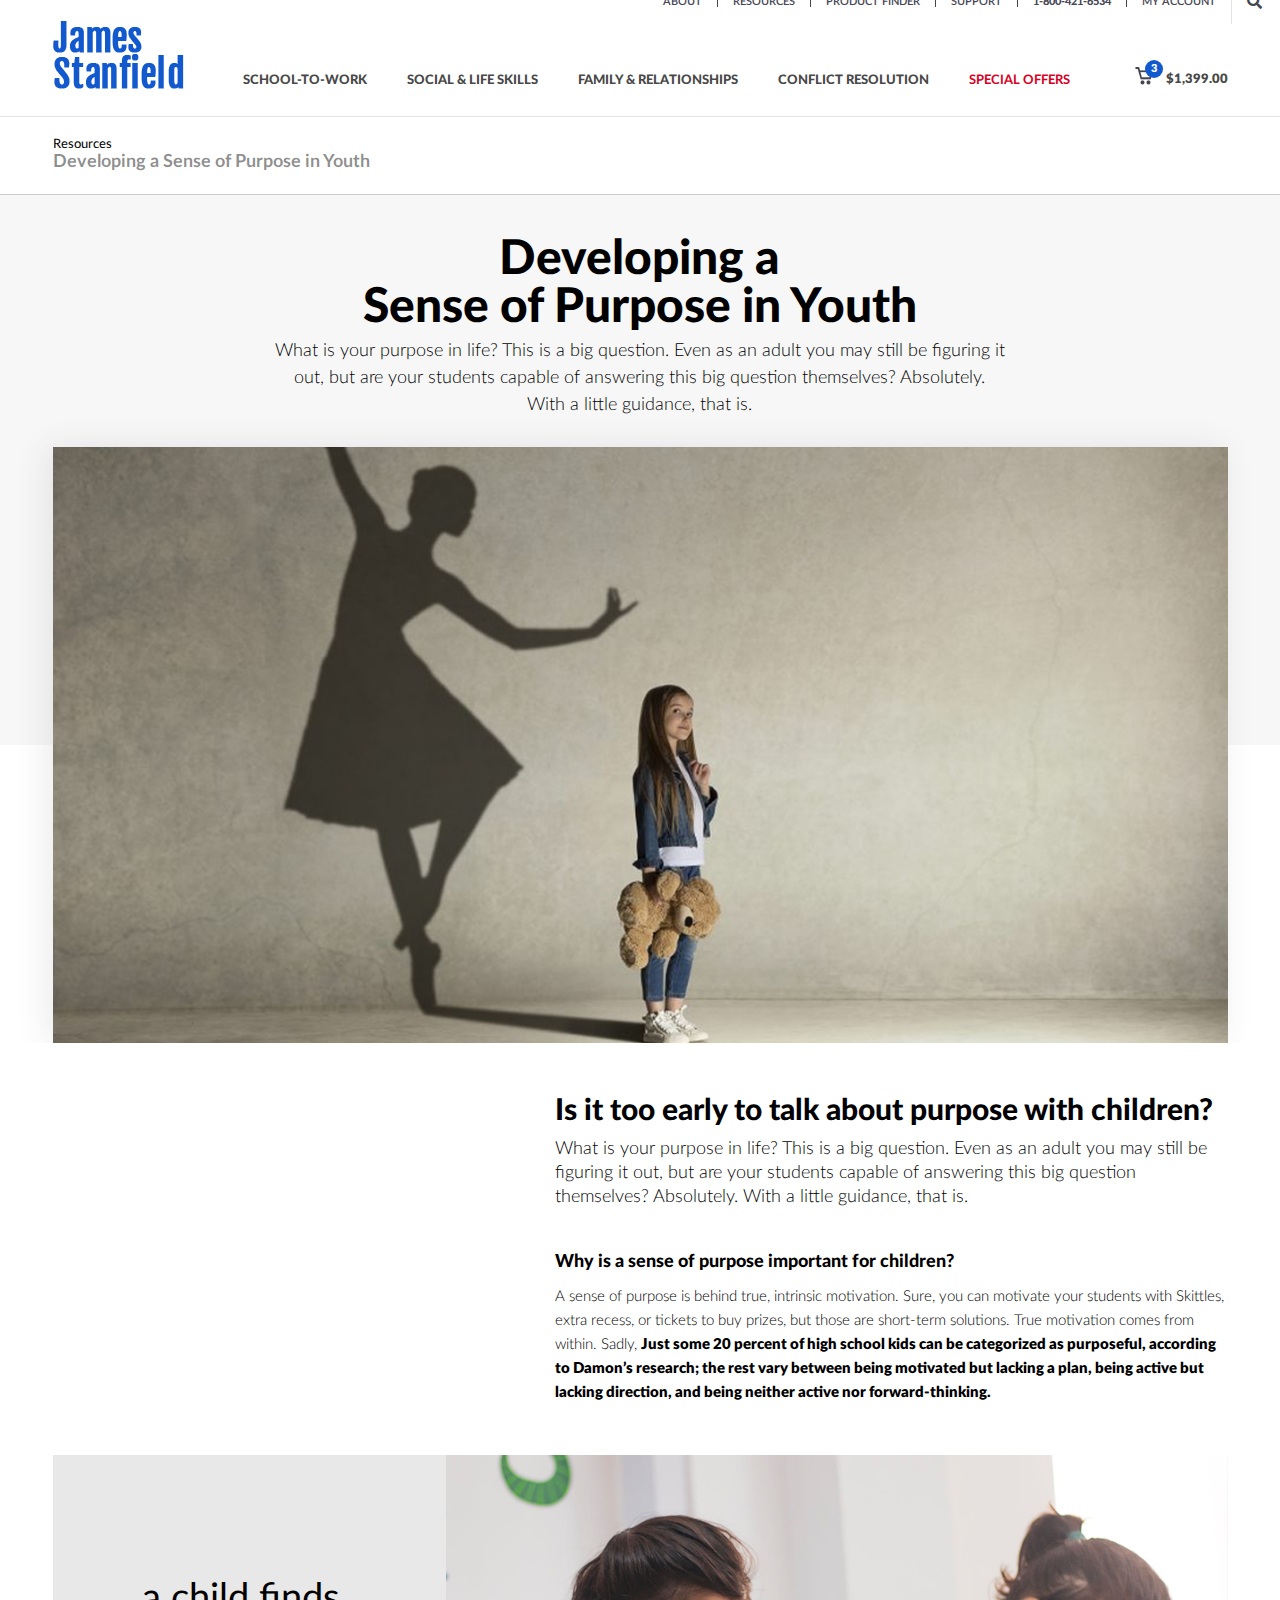
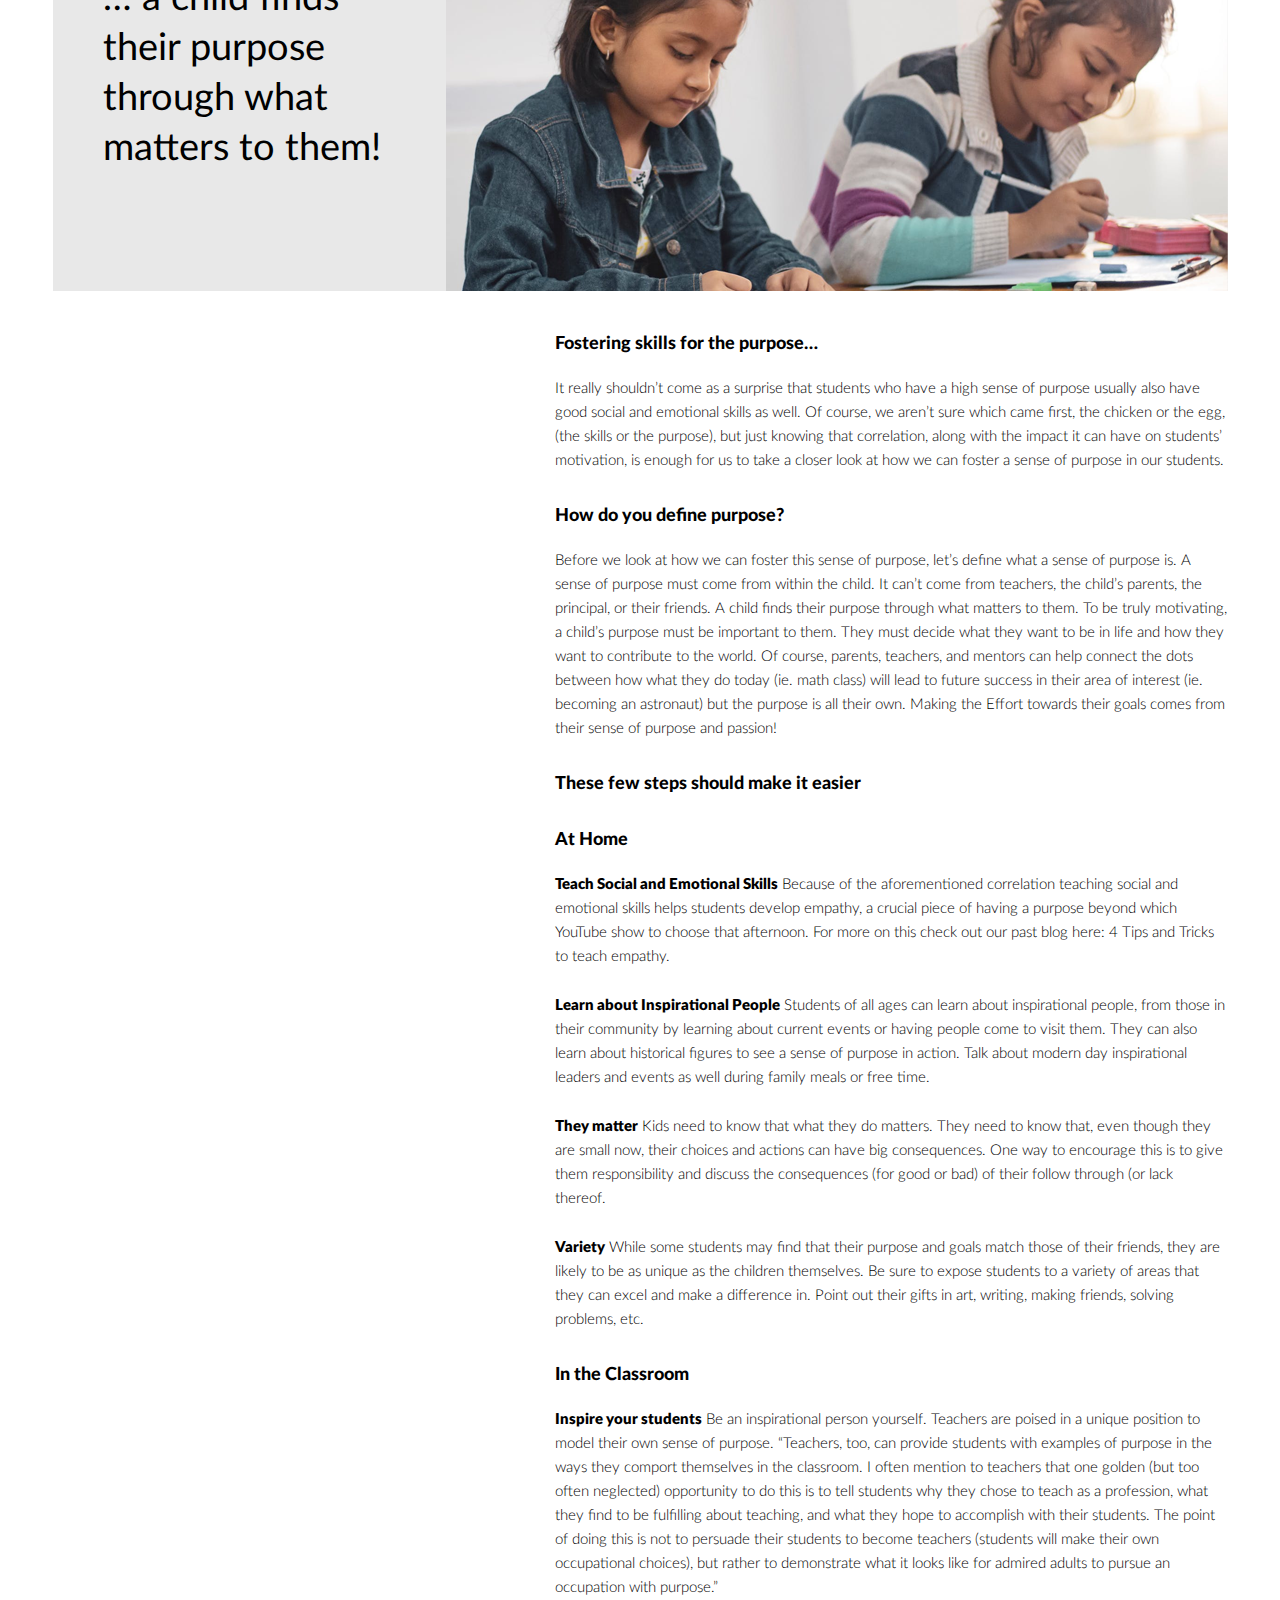
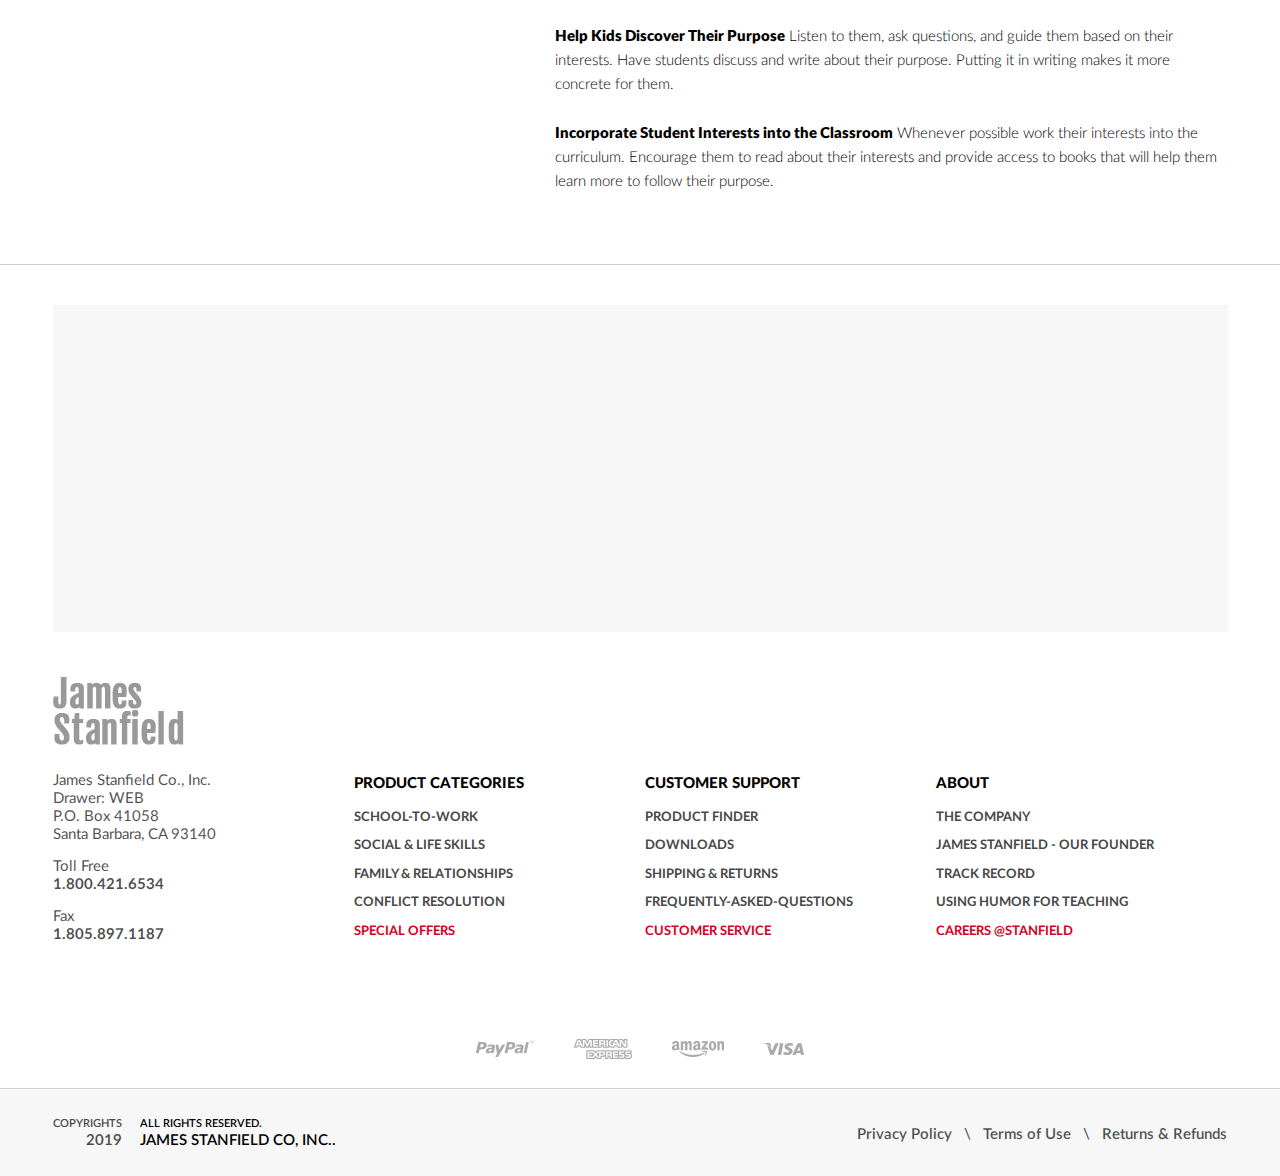
<file: HTML/blog.html>
<!DOCTYPE html>
<html lang="en">

<head>
    <meta charset="utf-8" />
    <meta name="viewport" content="width=device-width, initial-scale=1, shrink-to-fit=no" />
    <meta http-equiv="x-ua-compatible" content="ie=edge" />
    <title>James Stanfield</title>
    <!-- Font Awesome -->
    <!--
      <link rel="stylesheet" href="https://maxcdn.bootstrapcdn.com/font-awesome/4.7.0/css/font-awesome.min.css">
    -->
    <!-- <link
      href="https://fonts.googleapis.com/css?family=Lato"
      rel="stylesheet"
    /> -->

    <link href="css/fonts.css" rel="stylesheet" />
    <link rel="stylesheet" href="css/fontawesome-all.min.css" type="text/css" />
    <!-- Bootstrap core CSS -->
    <link href="css/bootstrap.min.css" rel="stylesheet" />
    <!-- Material Design Bootstrap -->
    <!-- <link href="css/mdb.min.css" rel="stylesheet" /> -->
    <link href="css/animate.css" rel="stylesheet" />
    <link href="css/myanimate.css" rel="stylesheet" />
    <!-- Your custom styles (optional) -->
    <link href="css/flexslider.css" rel="stylesheet" />

    <link href="css/style.css" rel="stylesheet" />
</head>

<body>
    <header class="bg-white">
        <div class="container">
            <div class="row">
                <div class="col-md-12">
                    <div class="top-bar d-inline-block  align-top">
                        <div class="top-nav-links d-flex justify-content-end font-family-latoSemiBold ">
                            <ul class="top-links list-unstyled font-11 ">
                                <li class="nav-item">
                                    <a class="nav-link" href="about-us.html">About</a>
                                </li>

                                <li class="nav-item">
                                    <a class="nav-link" href="blog.html">Resources</a>
                                </li>
                                <li class="nav-item">
                                    <a class="nav-link" href="about.html">Product Finder</a>
                                </li>
                                <li class="nav-item"><a class="nav-link" href="faq.html">Support</a></li>
                                <li class="nav-item font-family-latoHeavy">1-800-421-6534</li>
                            </ul>
                            <ul class="myAccount list-unstyled font-11 ">
                                <li class="nav-item">
                                    <a class="nav-link" href="#">My Account</a>
                                </li>
                            </ul>
                            <div class="search-field">
                                <a class="text-454553" href="#"><i class="fas fa-search"></i></a>
                            </div>
                        </div>
                    </div>

                    <div class="d-flex">
                        <div class="logo">
                            <a href="index.html" class="h2 text-white font-weight-normal"><img src="img/logo.png" /></a>
                        </div>

                        <ul class="navbar-nav  font-family-latoHeavy font-13 text-uppercase ml-auto mr-auto mt-auto">
                            <li class="nav-item">
                                <a class="nav-link" href="school-to-work.html">SCHOOL-to-work</a>
                            </li>

                            <li class="nav-item">
                                <a class="nav-link" href="blog.html">social & Life skills</a>
                            </li>
                            <li class="nav-item">
                                <a class="nav-link" href="family-relationships.html">family & Relationships</a>
                            </li>
                            <li class="nav-item">
                                <a class="nav-link" href="#">Conflict resolution</a>
                            </li>
                            <li class="nav-item font-family-latoBold">
                                <a class="nav-link text-d70022" href="#">SPECIAL OFFERS</a>
                            </li>
                        </ul>
                        <div class="cart-option mr-0  mt-auto">
                            <a class="font-13 font-family-latoBlack" href=""><span class="position-relative"><img src="img/cart-Icon.png" /><i>3</i></span>
                                $1,399.00
                            </a>
                        </div>
                    </div>
                </div>
            </div>
        </div>
    </header>

    <div class="resource-detail">
        <div class="container">
            <div class="row ">
                <div class="col-md-12">
                    <div class="pageTitle d-flex align-items-center">
                        <div class="">
                            <h4 class="font-13 font-family-latoRegular  mb-0">Resources</h4>
                            <h3 class="font-family-latoBold font-18 mb-0 light-black-text-45">Developing a Sense of
                                Purpose in Youth</h3>
                        </div>
                    </div>
                </div>
            </div>
        </div>
    </div>

    <section class="ourPrograms ourPrograms-single bg-f7f7f7 resource-top-wrap">


        <div class=" position-relative" id="nav-tabContent">
            <div class="" id="hni-content">
                <div class="container">

                    <div class="row ">
                        <div class="col-lg-8 col-md-10 mx-auto mb-4">
                            <div class="single-testimonial ">
                                <div class="font-family-latoLight position-relative text-center">
                                    <h1 class="font-family-latoHeavy top-head line-height-one">Developing a <br />Sense
                                        of Purpose in
                                        Youth</h1>
                                    <p class="font-18">What is your purpose in life? This is a big question. Even as an
                                        adult you may still be figuring it out, but are your students capable of
                                        answering this big question themselves? Absolutely. With a little guidance,
                                        that is.</p>
                                </div>
                            </div>
                        </div>
                    </div>

                    <div class="row ">
                        <div class="col-md-12">
                            <div class="tabbgImage">
                                <img src="img/resource-top.png" class="img-fluid w-100" alt="">
                            </div>


                        </div>
                    </div>
                </div>
            </div>
        </div>
        <div class="container">

        </div>
    </section>
    <section class="program-series resource-content-wrap">
        <div class="container">
            <div class="row ">
                <div class="col-lg-7 ml-auto col-md-10">
                    <div class="contentdata resource-content-top">
                        <div>
                            <h2 class="font-family-latoHeavy">Is it too early to talk about purpose with children?</h2>
                            <p class=" font-family-latoRegular font-18">What is your purpose in life? This is a big
                                question. Even as an adult you may still be figuring it out, but are your students
                                capable of answering this big question themselves? Absolutely. With a little guidance,
                                that is.</p>
                        </div>
                        <div>
                            <h3>Why is a sense of purpose important for children?</h3>
                            <p> A sense of purpose is behind true, intrinsic motivation. Sure, you can motivate your
                                students with Skittles, extra recess, or tickets to buy prizes, but those are
                                short-term solutions. True motivation comes from within. Sadly, <b>Just some 20 percent
                                    of high school kids can be categorized as purposeful, according to Damon’s
                                    research; the rest vary between being motivated but lacking a plan, being active
                                    but lacking direction, and being neither active nor forward-thinking.</b></p>
                        </div>
                    </div>
                </div>
            </div>

            <div class="d-flex content-img">
                <div class="caption d-flex align-items-center">
                    … a child finds their purpose through what matters to them!
                </div>
                <img src="img/resource-content.png" alt="">
            </div>


            <div class="row">
                <div class="col-lg-7 ml-auto col-md-10">
                    <div class="contentdata">
                        <div>
                            <h3>Fostering skills for the purpose…</h3>
                            <p>It really shouldn’t come as a surprise that students who have a high sense of purpose
                                usually also have good social and emotional skills as well. Of course, we aren’t sure
                                which came first, the chicken or the egg, (the skills or the purpose), but just knowing
                                that correlation, along with the impact it can have on students’ motivation, is enough
                                for us to take a closer look at how we can foster a sense of purpose in our students.</p>
                        </div>

                        <div>
                            <h3>How do you define purpose?</h3>
                            <p>Before we look at how we can foster this sense of purpose, let’s define what a sense of
                                purpose is. A sense of purpose must come from within the child. It can’t come from
                                teachers, the child’s parents, the principal, or their friends. A child finds their
                                purpose through what matters to them. To be truly motivating, a child’s purpose must be
                                important to them. They must decide what they want to be in life and how they want to
                                contribute to the world. Of course, parents, teachers, and mentors can help connect the
                                dots between how what they do today (ie. math class) will lead to future success in
                                their area of interest (ie. becoming an astronaut) but the purpose is all their own.
                                Making the Effort towards their goals comes from their sense of purpose and passion!</p>
                        </div>

                        <h3>These few steps should make it easier</h3>

                        <div>
                            <h3>At Home</h3>
                            <p> <b>Teach Social and Emotional Skills</b> Because of the aforementioned correlation
                                teaching social and emotional skills helps students develop empathy, a crucial piece of
                                having a purpose beyond which YouTube show to choose that afternoon. For more on this
                                check out our past blog here: 4 Tips and Tricks to teach empathy.</p>

                            <p><b>Learn about Inspirational People</b> Students of all ages can learn about
                                inspirational people, from those in their community by learning about current events or
                                having people come to visit them. They can also learn about historical figures to see a
                                sense of purpose in action. Talk about modern day inspirational leaders and events as
                                well during family meals or free time.</p>

                            <p><b>They matter</b> Kids need to know that what they do matters. They need to know that,
                                even though they are small now, their choices and actions can have big consequences.
                                One way to encourage this is to give them responsibility and discuss the consequences
                                (for good or bad) of their follow through (or lack thereof.</p>

                            <p><b>Variety</b> While some students may find that their purpose and goals match those of
                                their friends, they are likely to be as unique as the children themselves. Be sure to
                                expose students to a variety of areas that they can excel and make a difference in.
                                Point out their gifts in art, writing, making friends, solving problems, etc.</p>
                        </div>

                        <div>
                            <h3>In the Classroom</h3>
                            <p><b>Inspire your students</b> Be an inspirational person yourself. Teachers are poised in
                                a unique position to model their own sense of purpose. “Teachers, too, can provide
                                students with examples of purpose in the ways they comport themselves in the classroom.
                                I often mention to teachers that one golden (but too often neglected) opportunity to do
                                this is to tell students why they chose to teach as a profession, what they find to be
                                fulfilling about teaching, and what they hope to accomplish with their students. The
                                point of doing this is not to persuade their students to become teachers (students will
                                make their own occupational choices), but rather to demonstrate what it looks like for
                                admired adults to pursue an occupation with purpose.”

                                <p><b>Help Kids Discover Their Purpose</b> Listen to them, ask questions, and guide
                                    them based on their interests. Have students discuss and write about their purpose.
                                    Putting it in writing makes it more concrete for them.

                                    <p><b>Incorporate Student Interests into the Classroom</b> Whenever possible work
                                        their interests into the curriculum. Encourage them to read about their
                                        interests and provide access to books that will help them learn more to follow
                                        their purpose.</p>
                        </div>
                    </div>
                </div>
            </div>
        </div>
    </section>

    <section class="signUpUs">
        <div class="container">
            <div class="row ">
                <div class="col">

                    <div class="row mx-0 signupwrap">
                        <div class="col-md-7 px-0 ">
                            <div class="signupofferdetail d-flex">
                                <div class="signupimg d-flex ">
                                    <div class="img1">
                                        <img src="img/2.jpg" class="fadeInUp animated wow" data-wow-delay=".1s"
                                            data-wow-duration="1s">
                                    </div>
                                    <div class="img2">
                                        <img src="img/1.jpg" data-wow-delay=".2s" data-wow-duration="1s" class="fadeInUp animated wow">

                                    </div>
                                </div>
                                <div class="signupcontent font-24   d-flex flex-column fadeInUp animated wow">
                                    <div class="font-family-latoHeavy signuptop">Sign Up to receive news alerts,
                                        special offers &
                                        promotions.
                                        <div class="font-18 font-family-latoBold text-1259cd mt-2 line-height-one">Get
                                            25% OFF</div>
                                    </div>
                                    <div class="mt-auto font-13 text-right">Valid for first-time registrants only &
                                        applies to regular
                                        price items only.
                                        <div><a href="" class="text-underline">Privacy Policy</a></div>
                                    </div>
                                </div>
                            </div>
                        </div>
                        <div class="col-md-5 px-0  d-flex flex-column ">
                            <div class="newsletterForm fadeInRight animated wow" class="font-13 font-family-latoLight">
                                As a thank you for signing up for emails, take 25% off regular price courses. Plus,
                                you’ll have advance
                                notification of exclusive offers, new offerings, and more.
                                <div> <input type="text" placeholder="Your Email Address" class="font-13 font-family-latoLight"></div>
                                <div>
                                    <input type="submit" value="subscribe" class="text-uppercase btn bg-1259cd text-white"></div>
                            </div>
                        </div>
                    </div>
                </div>
            </div>
    </section>
    <footer>
        <div class="container position-relative">
            <div class="footer-main bg-white ">
                <div class="row">
                    <div class="col-3">
                        <div class="footer-address position-relative text-left">
                            <img src="img/footer-logo.png" />
                            <div class="light-black-text-70">
                                James Stanfield Co., Inc.<br />
                                Drawer: WEB<br />
                                P.O. Box 41058<br />
                                Santa Barbara, CA 93140
                                <div class="cmethod">
                                    Toll Free
                                    <div class="font-family-latoBold">1.800.421.6534</div>

                                    Fax
                                    <div class="font-family-latoBold">1.805.897.1187</div>
                                </div>
                            </div>
                        </div>
                    </div>
                    <div class="col">
                        <div class="footer-links d-flex justify-content-between">
                            <div class="linkcol">
                                <h5 class="font-family-latoHeavy font-15 text-uppercase">
                                    PRODUCT CATEGORIES
                                </h5>
                                <ul class="list-unstyled font-family-latoBold font-13 text-uppercase">
                                    <li><a href="#;">SCHOOL-to-WORK</a></li>
                                    <li><a href="#;">social & Life skills</a></li>
                                    <li><a href="#;">family & Relationships</a></li>
                                    <li><a href="#;">Conflict resolution</a></li>
                                    <li><a href="#;" class="text-d70022">SPECIAL OFFERS</a></li>
                                </ul>
                            </div>
                            <div class="linkcol">
                                <h5 class="font-family-latoHeavy font-15 text-uppercase">
                                    CUSTOMER SUPPORT
                                </h5>
                                <ul class="list-unstyled font-family-latoBold font-13 text-uppercase">
                                    <li><a href="#;">product finder</a></li>
                                    <li><a href="#;">Downloads</a></li>
                                    <li><a href="#;">Shipping & Returns</a></li>
                                    <li><a href="#;">FREquently-asked-questions</a></li>
                                    <li><a href="#;" class="text-d70022">Customer Service</a></li>
                                </ul>
                            </div>

                            <div class="linkcol">
                                <h5 class="font-family-latoHeavy font-15 text-uppercase">
                                    ABOUT
                                </h5>
                                <ul class="list-unstyled font-family-latoBold font-13 text-uppercase">
                                    <li><a href="#;">THE COMPANY</a></li>
                                    <li><a href="#;">JAMES STANFIELD - OUR FOUNDER </a></li>
                                    <li><a href="#;">Track Record</a></li>
                                    <li><a href="#;">USING HUMOR FOR TEACHING</a></li>
                                    <li><a href="#;" class="text-d70022">CAREERS @STANFIELD</a></li>
                                </ul>
                            </div>

                        </div>
                    </div>
                </div>
                <div class="row">
                    <div class="col text-center">
                        <ul class="list-unstyled fcards">
                            <li><img src="img/paypal.png"></li>
                            <li><img src="img/american.png"></li>
                            <li><img src="img/amazon.png"></li>
                            <li><img src="img/visa.png"></li>
                        </ul>
                    </div>
                </div>
            </div>
        </div>
        <div class="footer-bottom ">
            <div class="container ">
                <div class="row">
                    <div class="col-md-5  ">
                        <div class="copyright-section ">
                            <div class="d-inline-block align-middle font-family-latoSemiBold font-11 text-uppercase">
                                <div class="float-left text-right"> Copyrights
                                    <div class="font-15">2019</div>
                                </div>
                                <div class="all-reserved float-left">
                                    All Rights Reserved.
                                    <div class="font-15">James Stanfield Co, Inc..</div>
                                </div>
                            </div>
                        </div>
                    </div>
                    <div class="col-md-7 text-right footer-tlinks font-family-latoSemiBold">

                        <div class="float-right"><a class="" href="privacy-policy.html">Privacy Policy</a>
                            <span>\</span>
                            <a class="" href="terms-of-use.html">Terms of Use</a>
                            <span>\</span>
                            <a class="" href="terms-of-use.html">Returns & Refunds</a></div>
                    </div>
                </div>
            </div>
        </div>
    </footer>
    <!-- SCRIPTS -->
    <!-- JQuery -->
    <script type="text/javascript" src="js/jquery-3.3.1.min.js"></script>
    <!-- Bootstrap tooltips -->
    <script type="text/javascript" src="js/popper.min.js"></script>
    <!-- Bootstrap core JavaScript -->
    <script type="text/javascript" src="js/bootstrap.min.js"></script>
    <script type="text/javascript" src="js/wow.js"></script>
    <script type="text/javascript" src="js/jquery.flexslider.js"></script>
    <!-- MDB core JavaScript -->
    <!-- <script type="text/javascript" src="js/mdb.min.js"></script> -->
    <!--
      <script type="text/javascript" src="js/jquery.validate.min.js"></script>
      <script src="js/index.js"></script>
      <script type="text/javascript" src="js/subscribe.js"></script>
      <script type="text/javascript" src="js/custom.js"></script>
    -->
    <script type="text/javascript">
        new WOW().init();
        $(".solutions-wrap .nav-tabs a.nav-item").click(function () {
            console.log("sd");
            setTimeout(function () {
                $(".tab-pane.active .solution-tab-image li img").addClass(
                    "zoomIn  wow animated"
                );
                $(".tab-pane.active .solution-tab-image li img").css(
                    "visibility",
                    "visible"
                );
            }, 100);
            setTimeout(function () {
                $(".tab-pane.active .solution-tab-image li i").addClass(
                    "fadeInDown  wow animated"
                );
                $(".tab-pane.active .solution-tab-image li i").css(
                    "visibility",
                    "visible"
                );
            }, 2000);
        });

        $(".flexslider").flexslider({
            animation: "slide",
            animationLoop: false,
            loop: true,
            minItems: 2,
            maxItems: 2,
            itemWidth: 400,
            itemMargin: 0,
            controlNav: false,
            move: 1
        });

        $(".arrowsLink-solutions .nextLink").click(function () {
            $(".solutions-wrap .nav-tabs > .active")
                .next("a")
                .trigger("click");
        });

        $(".arrowsLink-solutions .prevLink").click(function () {
            $(".solutions-wrap .nav-tabs > .active")
                .prev("a")
                .trigger("click");
        });
    </script>
</body>

</html>
</file>
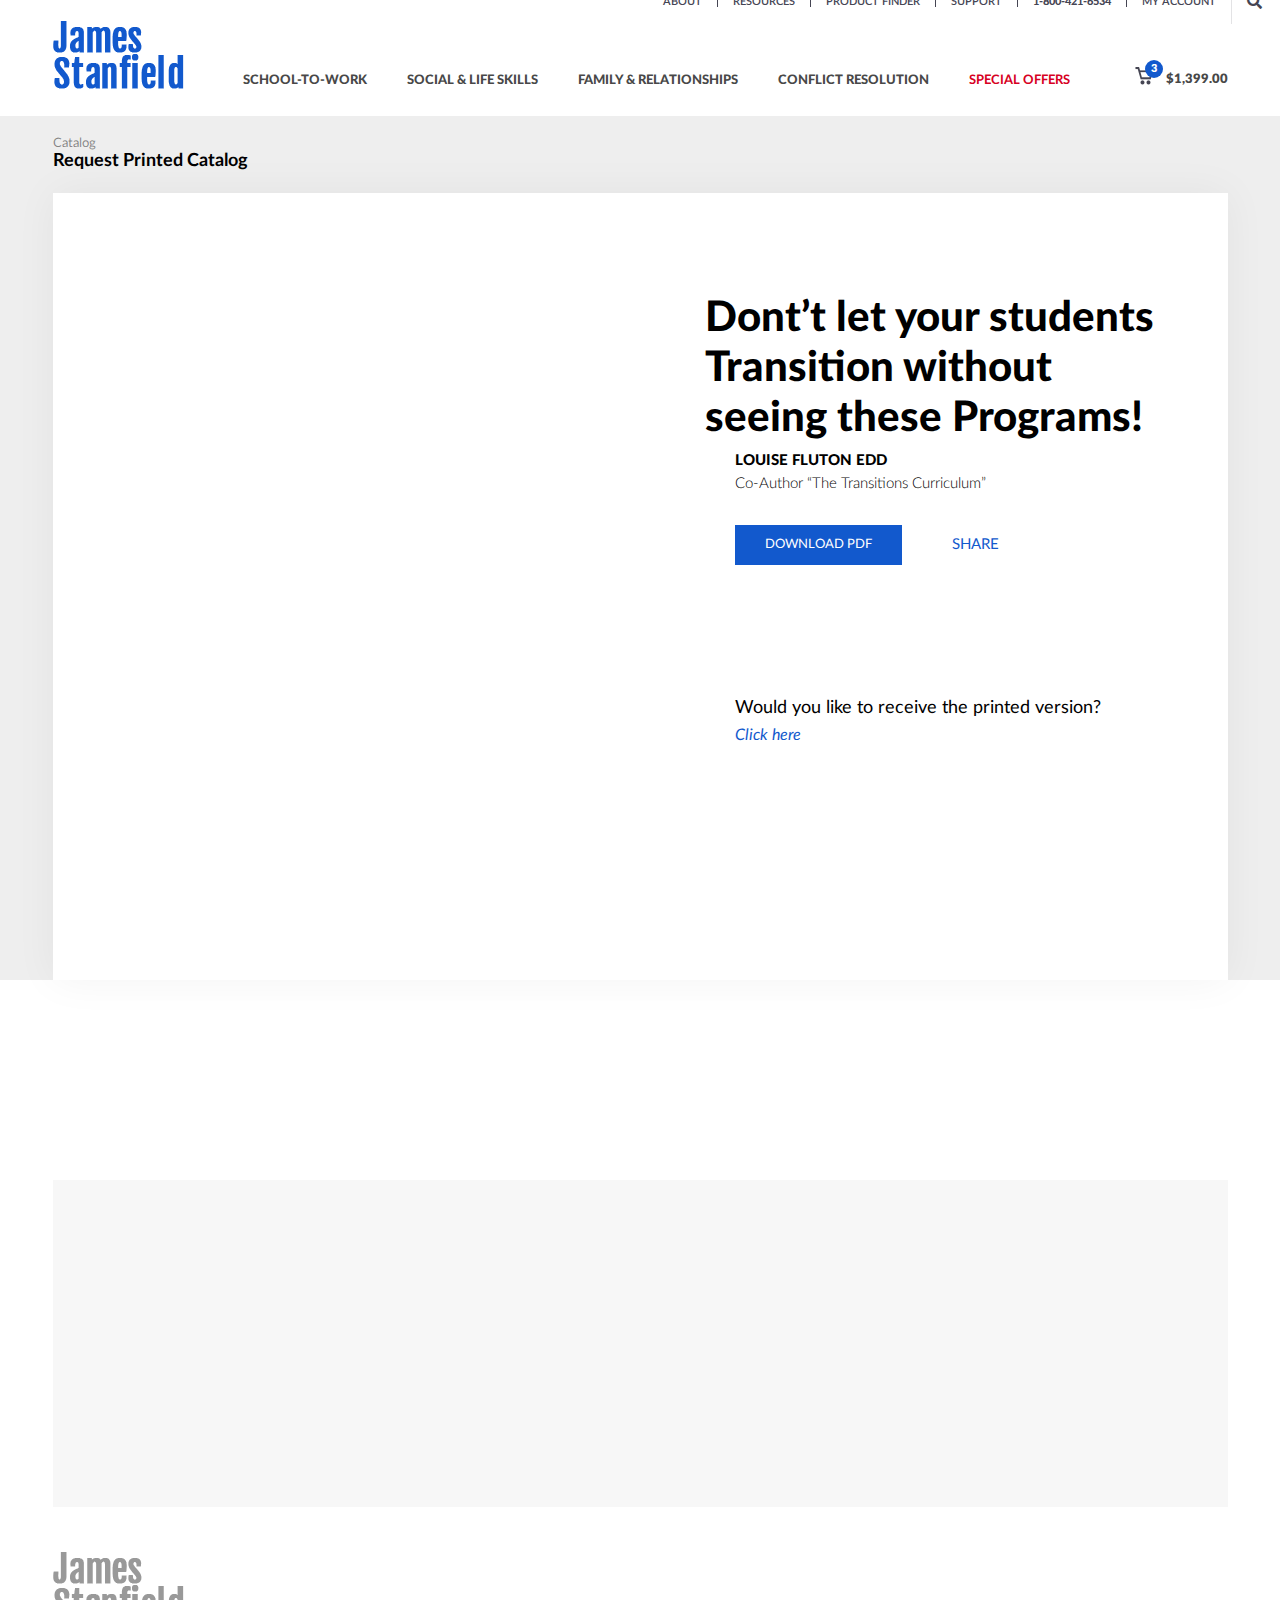
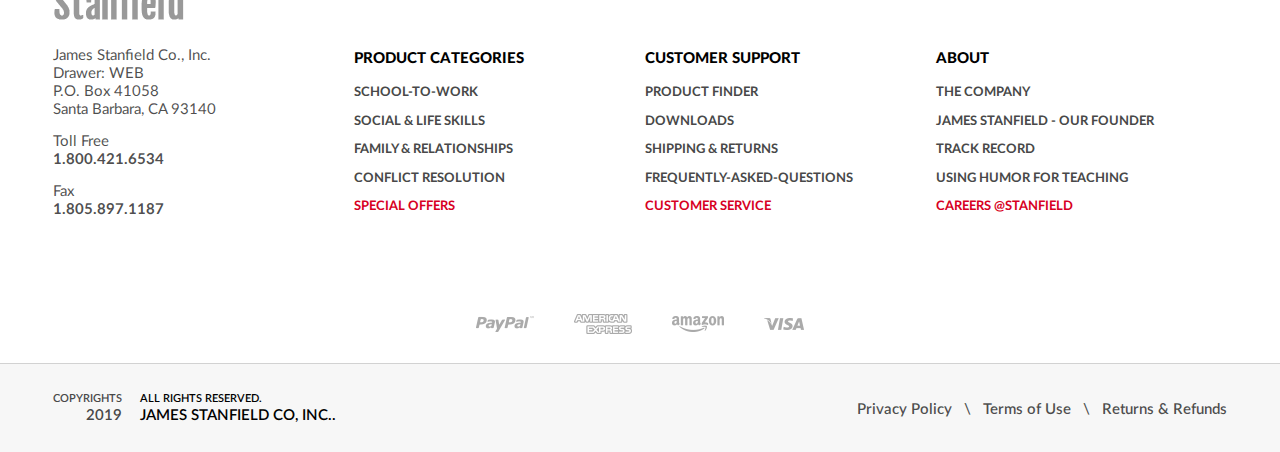
<file: HTML/catalog.html>
<!DOCTYPE html>
<html lang="en">

<head>
    <meta charset="utf-8" />
    <meta name="viewport" content="width=device-width, initial-scale=1, shrink-to-fit=no" />
    <meta http-equiv="x-ua-compatible" content="ie=edge" />
    <title>James Stanfield</title>
    <!-- Font Awesome -->
    <!--
      <link rel="stylesheet" href="https://maxcdn.bootstrapcdn.com/font-awesome/4.7.0/css/font-awesome.min.css">
    -->
    <!-- <link
      href="https://fonts.googleapis.com/css?family=Lato"
      rel="stylesheet"
    /> -->

    <link href="css/fonts.css" rel="stylesheet" />
    <link rel="stylesheet" href="css/fontawesome-all.min.css" type="text/css" />
    <!-- Bootstrap core CSS -->
    <link href="css/bootstrap.min.css" rel="stylesheet" />
    <!-- Material Design Bootstrap -->
    <!-- <link href="css/mdb.min.css" rel="stylesheet" /> -->
    <link href="css/animate.css" rel="stylesheet" />
    <link href="css/myanimate.css" rel="stylesheet" />
    <!-- Your custom styles (optional) -->
    <link href="css/flexslider.css" rel="stylesheet" />

    <link href="css/style.css" rel="stylesheet" />
</head>

<body>
    <header class="bg-white">
        <div class="container">
            <div class="row">
                <div class="col-md-12">
                    <div class="top-bar d-inline-block  align-top">
                        <div class="top-nav-links d-flex justify-content-end font-family-latoSemiBold ">
                            <ul class="top-links list-unstyled font-11 ">
                                <li class="nav-item">
                                    <a class="nav-link" href="secure-bitcoin-storage.html">About</a>
                                </li>

                                <li class="nav-item">
                                    <a class="nav-link" href="blog.html">Resources</a>
                                </li>
                                <li class="nav-item">
                                    <a class="nav-link" href="about.html">Product Finder</a>
                                </li>
                                <li class="nav-item"><a class="nav-link" href="#">Support</a></li>
                                <li class="nav-item font-family-latoHeavy">1-800-421-6534</li>
                            </ul>
                            <ul class="myAccount list-unstyled font-11 ">
                                <li class="nav-item">
                                    <a class="nav-link" href="#">My Account</a>
                                </li>
                            </ul>
                            <div class="search-field">
                                <a class="text-454553" href="#"><i class="fas fa-search"></i></a>
                            </div>
                        </div>
                    </div>

                    <div class="d-flex">
                        <div class="logo">
                            <a href="index.html" class="h2 text-white font-weight-normal"><img src="img/logo.png" /></a>
                        </div>

                        <ul class="navbar-nav  font-family-latoHeavy font-13 text-uppercase ml-auto mr-auto mt-auto">
                            <li class="nav-item">
                                <a class="nav-link" href="school-to-work.html">SCHOOL-to-work</a>
                            </li>

                            <li class="nav-item">
                                <a class="nav-link" href="blog.html">social & Life skills</a>
                            </li>
                            <li class="nav-item">
                                <a class="nav-link" href="family-relationships.html">family & Relationships</a>
                            </li>
                            <li class="nav-item">
                                <a class="nav-link" href="#">Conflict resolution</a>
                            </li>
                            <li class="nav-item font-family-latoBold">
                                <a class="nav-link text-d70022" href="#">SPECIAL OFFERS</a>
                            </li>
                        </ul>
                        <div class="cart-option mr-0  mt-auto">
                            <a class="font-13 font-family-latoBlack" href=""><span class="position-relative"><img src="img/cart-Icon.png" /><i>3</i></span>
                                $1,399.00
                            </a>
                        </div>
                    </div>
                </div>
            </div>
        </div>
    </header>

    <div class="bg-eeeeee catalog-wrap">
        <div class="container">
            <div class="row ">
                <div class="col-md-12">
                    <div class="pageTitle d-flex align-items-start">
                        <div class="">
                            <h4 class="font-13 font-family-latoRegular light-black-text-45 mb-0"> Catalog</h4>
                            <h3 class="font-family-latoBold font-18 mb-0 ">Request Printed Catalog</h3>
                        </div>
                    </div>
                </div>
            </div>
        </div>

        <div class="container ">
            <div class="bg-white catalog-right-wrap">
                <div class="row ">
                    <div class="col-6">
                        <iframe src="https://e.issuu.com/anonymous-embed.html?u=stanfieldco&amp;d=webcatalog"
                            allowfullscreen="true" data-rocket-lazyload="fitvidscompatible" data-lazy-src="https://e.issuu.com/anonymous-embed.html?u=stanfieldco&amp;d=webcatalog"
                            class="lazyloaded" data-was-processed="true" width="100%" height="680px" frameborder="0"></iframe>
                    </div>

                    <div class="col-6">
                        <div class="catalog-right-content">
                            <div class="catalog-contet-head">
                                <h2 class="font-family-latoHeavy catalog-content-head font-42"> Dont’t let your
                                    students Transition without seeing these Programs! </h2>
                                <div>

                                </div>
                            </div>

                            <div class="catalog-content">
                                <div class="font-family-latoHeavy">LOUISE FLUTON EDD</div>
                                <span class="font-family-latoLight">Co-Author “The Transitions Curriculum”</span>

                                <div class="catalog-btn position-relative d-flex align-items-center">
                                    <a href="#" class="btn download text-white font-family-latoRegular">DOWNLOAD PDF</a>
                                    <div class="tip">
                                        <a class=" share text-white text-1259cd font-family-latoRegular">SHARE</a>
                                        <div class="share-tooltip">
                                            <h6 class="font-13 font-family-latoRegular">LINK</h6>
                                            <div class="input-group mb-3 font-family-latoRegular font-13">
                                                <input type="text" class="form-control" placeholder="https://issuu.com/stanfieldco/do..."
                                                    aria-label="Recipient's username" aria-describedby="basic-addon2"
                                                    value="https://issuu.com/stanfieldco/docs/webcatalog">
                                                <div class="input-group-append">
                                                    <button class="btn-outline-secondary font-family-latoBlack" type="button">Copy</button>
                                                </div>


                                            </div>
                                            <i class="top-tip"></i>

                                            <div class="share-social-icon">
                                                <span class="f-color"><a href="" class="f-color"><i class="fab fa-facebook-f"></i>
                                                    </a></span>

                                                <span class="t-color"><a href="" class="t-color"><i class="fab fa-twitter"></i>
                                                    </a></span>

                                                <span class="p-color"><a href="" class="p-color"><i class="fab fa-pinterest-p"></i>
                                                    </a></span>

                                                <span class="e-color"><a href="" class="e-color"><i class="far fa-envelope"></i>
                                                    </a></span>
                                            </div>
                                        </div>
                                    </div>
                                </div>


                                <div class="font-family-latoRegular font-18 info-text">
                                    Would you like to receive the printed version?<br />
                                    <a href="#" class="text-1259cd h6 font-italic" data-toggle="modal" data-target="#requestForm ">Click
                                        here </a>
                                </div>
                            </div>
                        </div>
                    </div>
                </div>
            </div>
        </div>


    </div>



    <section class="signUpUs catalog-signup">
        <div class="container">
            <div class="row ">
                <div class="col">

                    <div class="row mx-0 signupwrap">
                        <div class="col-md-7 px-0 ">
                            <div class="signupofferdetail d-flex">
                                <div class="signupimg d-flex ">
                                    <div class="img1">
                                        <img src="img/2.jpg" class="fadeInUp animated wow" data-wow-delay=".1s"
                                            data-wow-duration="1s">
                                    </div>
                                    <div class="img2">
                                        <img src="img/1.jpg" data-wow-delay=".2s" data-wow-duration="1s" class="fadeInUp animated wow">

                                    </div>
                                </div>
                                <div class="signupcontent font-24   d-flex flex-column fadeInUp animated wow">
                                    <div class="font-family-latoHeavy signuptop">Sign Up to receive news alerts,
                                        special offers &
                                        promotions.
                                        <div class="font-18 font-family-latoBold text-1259cd mt-2 line-height-one">Get
                                            25% OFF</div>
                                    </div>
                                    <div class="mt-auto font-13 text-right">Valid for first-time registrants only &
                                        applies to regular
                                        price items only.
                                        <div><a href="" class="text-underline">Privacy Policy</a></div>
                                    </div>
                                </div>
                            </div>
                        </div>
                        <div class="col-md-5 px-0  d-flex flex-column ">
                            <div class="newsletterForm fadeInRight animated wow" class="font-13 font-family-latoLight">
                                As a thank you for signing up for emails, take 25% off regular price courses. Plus,
                                you’ll have advance
                                notification of exclusive offers, new offerings, and more.
                                <div> <input type="text" placeholder="Your Email Address" class="font-13 font-family-latoLight"></div>
                                <div>
                                    <input type="submit" value="subscribe" class="text-uppercase btn bg-1259cd text-white"></div>
                            </div>
                        </div>
                    </div>
                </div>
            </div>
    </section>
    <footer>
        <div class="container position-relative">
            <div class="footer-main bg-white ">
                <div class="row">
                    <div class="col-3">
                        <div class="footer-address position-relative text-left">
                            <img src="img/footer-logo.png" />
                            <div class="light-black-text-70">
                                James Stanfield Co., Inc.<br />
                                Drawer: WEB<br />
                                P.O. Box 41058<br />
                                Santa Barbara, CA 93140
                                <div class="cmethod">
                                    Toll Free
                                    <div class="font-family-latoBold">1.800.421.6534</div>

                                    Fax
                                    <div class="font-family-latoBold">1.805.897.1187</div>
                                </div>
                            </div>
                        </div>
                    </div>
                    <div class="col">
                        <div class="footer-links d-flex justify-content-between">
                            <div class="linkcol">
                                <h5 class="font-family-latoHeavy font-15 text-uppercase">
                                    PRODUCT CATEGORIES
                                </h5>
                                <ul class="list-unstyled font-family-latoBold font-13 text-uppercase">
                                    <li><a href="#;">SCHOOL-to-WORK</a></li>
                                    <li><a href="#;">social & Life skills</a></li>
                                    <li><a href="#;">family & Relationships</a></li>
                                    <li><a href="#;">Conflict resolution</a></li>
                                    <li><a href="#;" class="text-d70022">SPECIAL OFFERS</a></li>
                                </ul>
                            </div>
                            <div class="linkcol">
                                <h5 class="font-family-latoHeavy font-15 text-uppercase">
                                    CUSTOMER SUPPORT
                                </h5>
                                <ul class="list-unstyled font-family-latoBold font-13 text-uppercase">
                                    <li><a href="#;">product finder</a></li>
                                    <li><a href="#;">Downloads</a></li>
                                    <li><a href="#;">Shipping & Returns</a></li>
                                    <li><a href="#;">FREquently-asked-questions</a></li>
                                    <li><a href="#;" class="text-d70022">Customer Service</a></li>
                                </ul>
                            </div>

                            <div class="linkcol">
                                <h5 class="font-family-latoHeavy font-15 text-uppercase">
                                    ABOUT
                                </h5>
                                <ul class="list-unstyled font-family-latoBold font-13 text-uppercase">
                                    <li><a href="#;">THE COMPANY</a></li>
                                    <li><a href="#;">JAMES STANFIELD - OUR FOUNDER </a></li>
                                    <li><a href="#;">Track Record</a></li>
                                    <li><a href="#;">USING HUMOR FOR TEACHING</a></li>
                                    <li><a href="#;" class="text-d70022">CAREERS @STANFIELD</a></li>
                                </ul>
                            </div>

                        </div>
                    </div>
                </div>
                <div class="row">
                    <div class="col text-center">
                        <ul class="list-unstyled fcards">
                            <li><img src="img/paypal.png"></li>
                            <li><img src="img/american.png"></li>
                            <li><img src="img/amazon.png"></li>
                            <li><img src="img/visa.png"></li>
                        </ul>
                    </div>
                </div>
            </div>
        </div>
        <div class="footer-bottom ">
            <div class="container ">
                <div class="row">
                    <div class="col-md-5  ">
                        <div class="copyright-section ">
                            <div class="d-inline-block align-middle font-family-latoSemiBold font-11 text-uppercase">
                                <div class="float-left text-right"> Copyrights
                                    <div class="font-15">2019</div>
                                </div>
                                <div class="all-reserved float-left">
                                    All Rights Reserved.
                                    <div class="font-15">James Stanfield Co, Inc..</div>
                                </div>
                            </div>
                        </div>
                    </div>
                    <div class="col-md-7 text-right footer-tlinks font-family-latoSemiBold">

                        <div class="float-right"><a class="" href="privacy-policy.html">Privacy Policy</a>
                            <span>\</span>
                            <a class="" href="terms-of-use.html">Terms of Use</a>
                            <span>\</span>
                            <a class="" href="terms-of-use.html">Returns & Refunds</a></div>
                    </div>
                </div>
            </div>
        </div>
    </footer>


    <!-- Click-here Modal -->
    <div class="modal fade request-form" id="requestForm" tabindex="-1" role="dialog" aria-labelledby="exampleModalLabel"
        aria-hidden="true">
        <div class="modal-dialog modal-lg modal-dialog-centered" role="document">
            <div class="modal-content">
                <button type="button" class="close light-black-text-20" data-dismiss="modal" aria-label="Close">
                    <span aria-hidden="true">&times;</span>
                </button>
                <div class="modal-body">
                    <div class="container p-0">
                        <div class="row">
                            <div class="col-6">
                                <div>
                                    <img src="img/catalog-popup.png" alt="" class="img-fluid">
                                </div>
                            </div>

                            <div class="col-6">
                                <div class="font-family-latoBlack text-uppercase text-3c3d48 text-center form-top-text">
                                    please complete the form below
                                </div>
                                <form class="font-family-latoSemiRegular">
                                    <div class="form-row">
                                        <div class="form-group col-md-6">
                                            <label for="inputEmail4" class=" text-uppercase">First Name</label>
                                            <input type="text" class="form-control" id="inputfirst4" placeholder="First Name">
                                        </div>
                                        <div class="form-group col-md-6">
                                            <label for="inputPassword4" class=" text-uppercase">Last Name</label>
                                            <input type="text" class="form-control" id="inputlast4" placeholder="Last Name">
                                        </div>
                                    </div>

                                    <div class="form-row">
                                        <div class="form-group col-md-12">
                                            <label for="inputEmail4" class=" text-uppercase">Email</label>
                                            <input type="email" class="form-control" id="inputEmail4" placeholder="Email">
                                        </div>
                                    </div>
                                    <div class="form-row">
                                        <div class="form-group col-md-12">
                                            <label for="inputAddress" class=" text-uppercase">Street Address</label>
                                            <input type="text" class="form-control" id="inputAddress" placeholder="1234 Main St">
                                        </div>
                                    </div>
                                    <div class="form-row">
                                        <div class="form-group col-md-6">
                                            <label for="inputCity" class=" text-uppercase">City</label>
                                            <input type="text" class="form-control" placeholder="City" id="inputCity">
                                        </div>
                                        <div class="form-group col-md-6">
                                            <label for="inputState" class=" text-uppercase">State</label>
                                            <input type="text" class="form-control" placeholder="State" id="inputCity">
                                            <!--
                          <select id="inputState" class="form-control">
                            <option selected>Choose...</option>
                            <option>...</option>
                          </select>
-->
                                        </div>
                                    </div>
                                    <div class="form-row">
                                        <div class="form-group col-md-6">
                                            <label for="inputZip" class=" text-uppercase">Zip</label>
                                            <input type="text" class="form-control" placeholder="ZipCode" id="inputZip">
                                        </div>

                                        <div class="form-group col-md-6">
                                            <label for="inputZip" class=" text-uppercase">country</label>
                                            <input type="text" class="form-control" placeholder="Country" id="inputcountry">
                                        </div>
                                    </div>
                                    <div class="form-row">
                                        <div class="form-group col-md-6">
                                            <label for="inputZip" class=" text-uppercase">title</label>
                                            <input type="text" class="form-control" placeholder="Title Here" id="inputZip">
                                        </div>

                                        <div class="form-group col-md-6">
                                            <label for="inputZip" class=" text-uppercase">institution</label>
                                            <input type="text" class="form-control" placeholder="Your Institution" id="inputcountry">
                                        </div>
                                    </div>
                                    <div class="form-row submit-btn">
                                        <button type="submit" class="font-family-latoSemiBlack bg-1259cd btn text-white submit text-uppercase">request</button>
                                    </div>
                                </form>
                            </div>
                        </div>
                    </div>
                </div>
            </div>
        </div>
    </div>


    <!-- SCRIPTS -->
    <!-- JQuery -->
    <script type="text/javascript" src="js/jquery-3.3.1.min.js"></script>
    <!-- Bootstrap tooltips -->
    <script type="text/javascript" src="js/popper.min.js"></script>
    <!-- Bootstrap core JavaScript -->
    <script type="text/javascript" src="js/bootstrap.min.js"></script>
    <script type="text/javascript" src="js/wow.js"></script>
    <script type="text/javascript" src="js/jquery.flexslider.js"></script>
    <!-- MDB core JavaScript -->
    <!-- <script type="text/javascript" src="js/mdb.min.js"></script> -->
    <!--
      <script type="text/javascript" src="js/jquery.validate.min.js"></script>
      <script src="js/index.js"></script>
      <script type="text/javascript" src="js/subscribe.js"></script>
      <script type="text/javascript" src="js/custom.js"></script>
    -->
    <script type="text/javascript">
        new WOW().init();
        $(".solutions-wrap .nav-tabs a.nav-item").click(function () {
            console.log("sd");
            setTimeout(function () {
                $(".tab-pane.active .solution-tab-image li img").addClass(
                    "zoomIn  wow animated"
                );
                $(".tab-pane.active .solution-tab-image li img").css(
                    "visibility",
                    "visible"
                );
            }, 100);
            setTimeout(function () {
                $(".tab-pane.active .solution-tab-image li i").addClass(
                    "fadeInDown  wow animated"
                );
                $(".tab-pane.active .solution-tab-image li i").css(
                    "visibility",
                    "visible"
                );
            }, 2000);
        });

        $(".flexslider").flexslider({
            animation: "slide",
            animationLoop: false,
            loop: true,
            minItems: 2,
            maxItems: 2,
            itemWidth: 400,
            itemMargin: 0,
            controlNav: false,
            move: 1
        });

        $(".arrowsLink-solutions .nextLink").click(function () {
            $(".solutions-wrap .nav-tabs > .active")
                .next("a")
                .trigger("click");
        });

        $(".arrowsLink-solutions .prevLink").click(function () {
            $(".solutions-wrap .nav-tabs > .active")
                .prev("a")
                .trigger("click");
        });

        $('.bundle-heart').click(function () {
            $(this).parents('.addToCartBundle').toggleClass('d-block active');
        });
    </script>
</body>

</html>
</file>
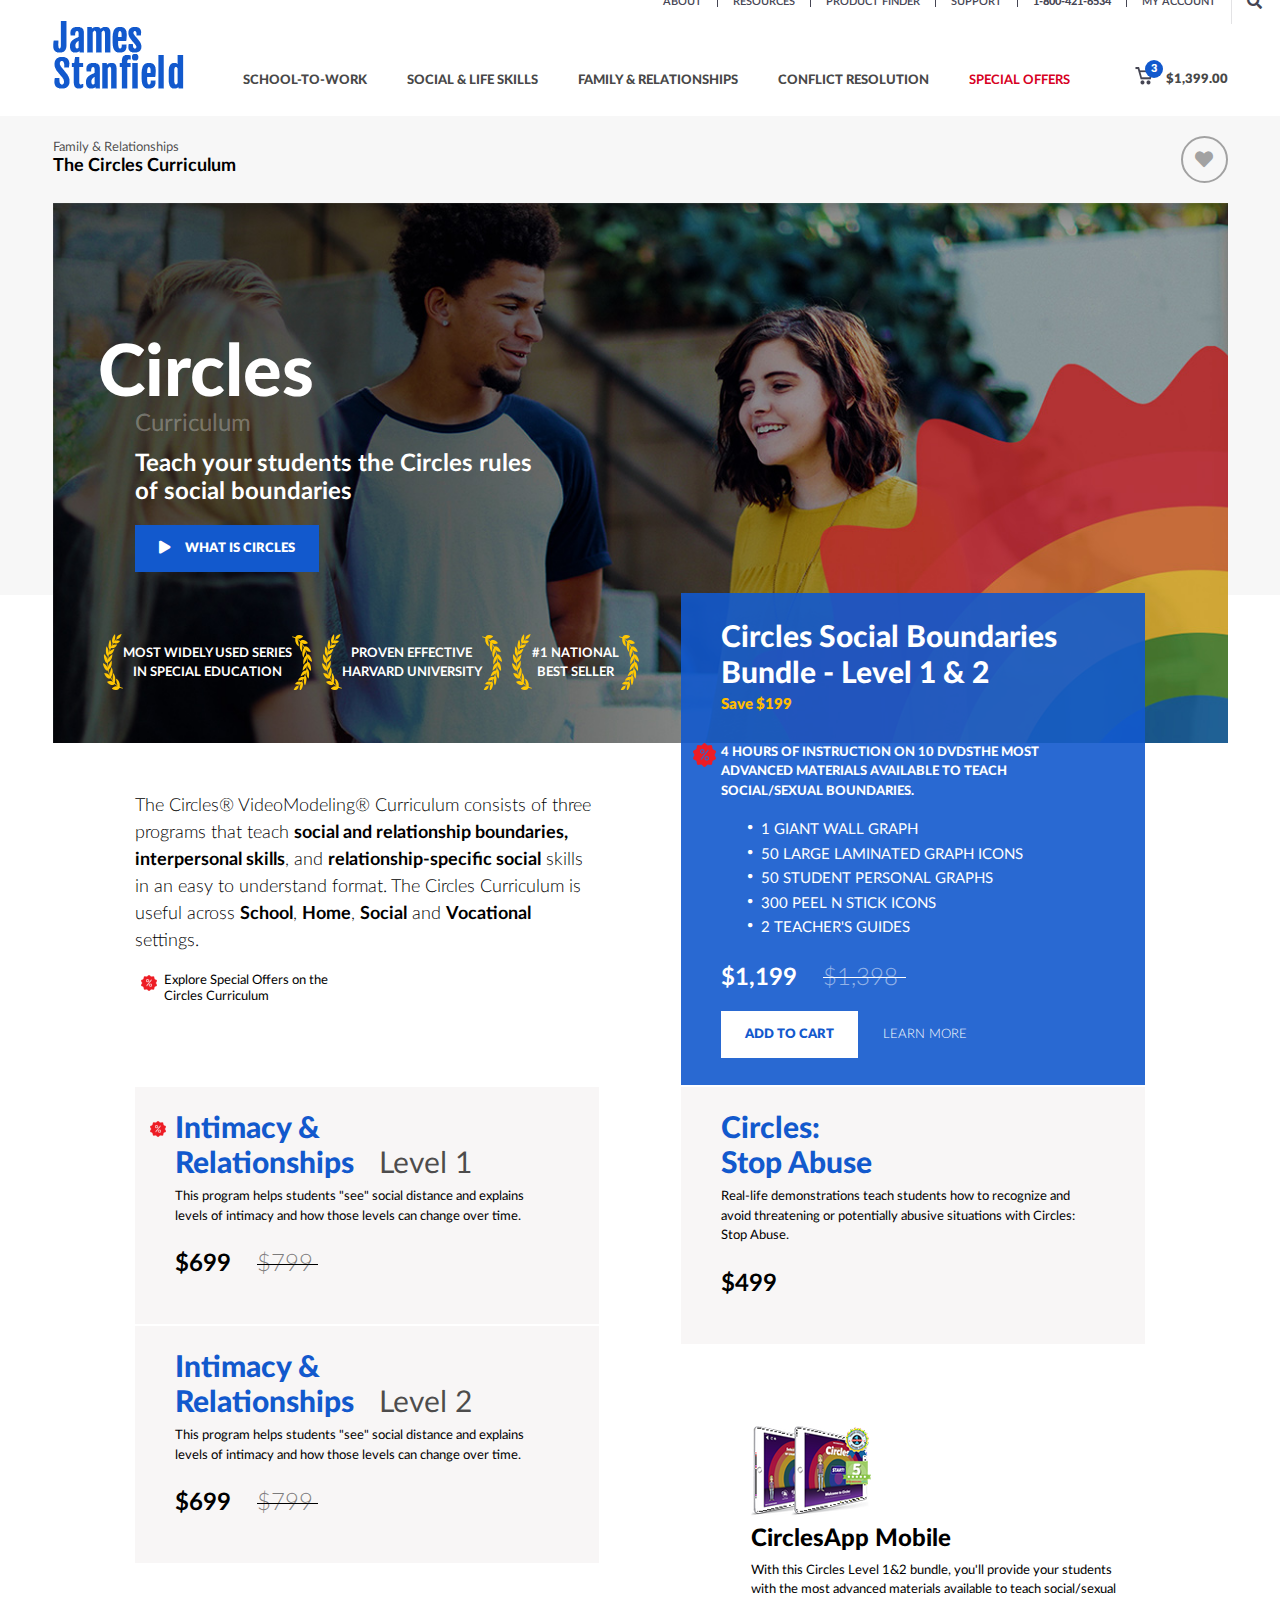
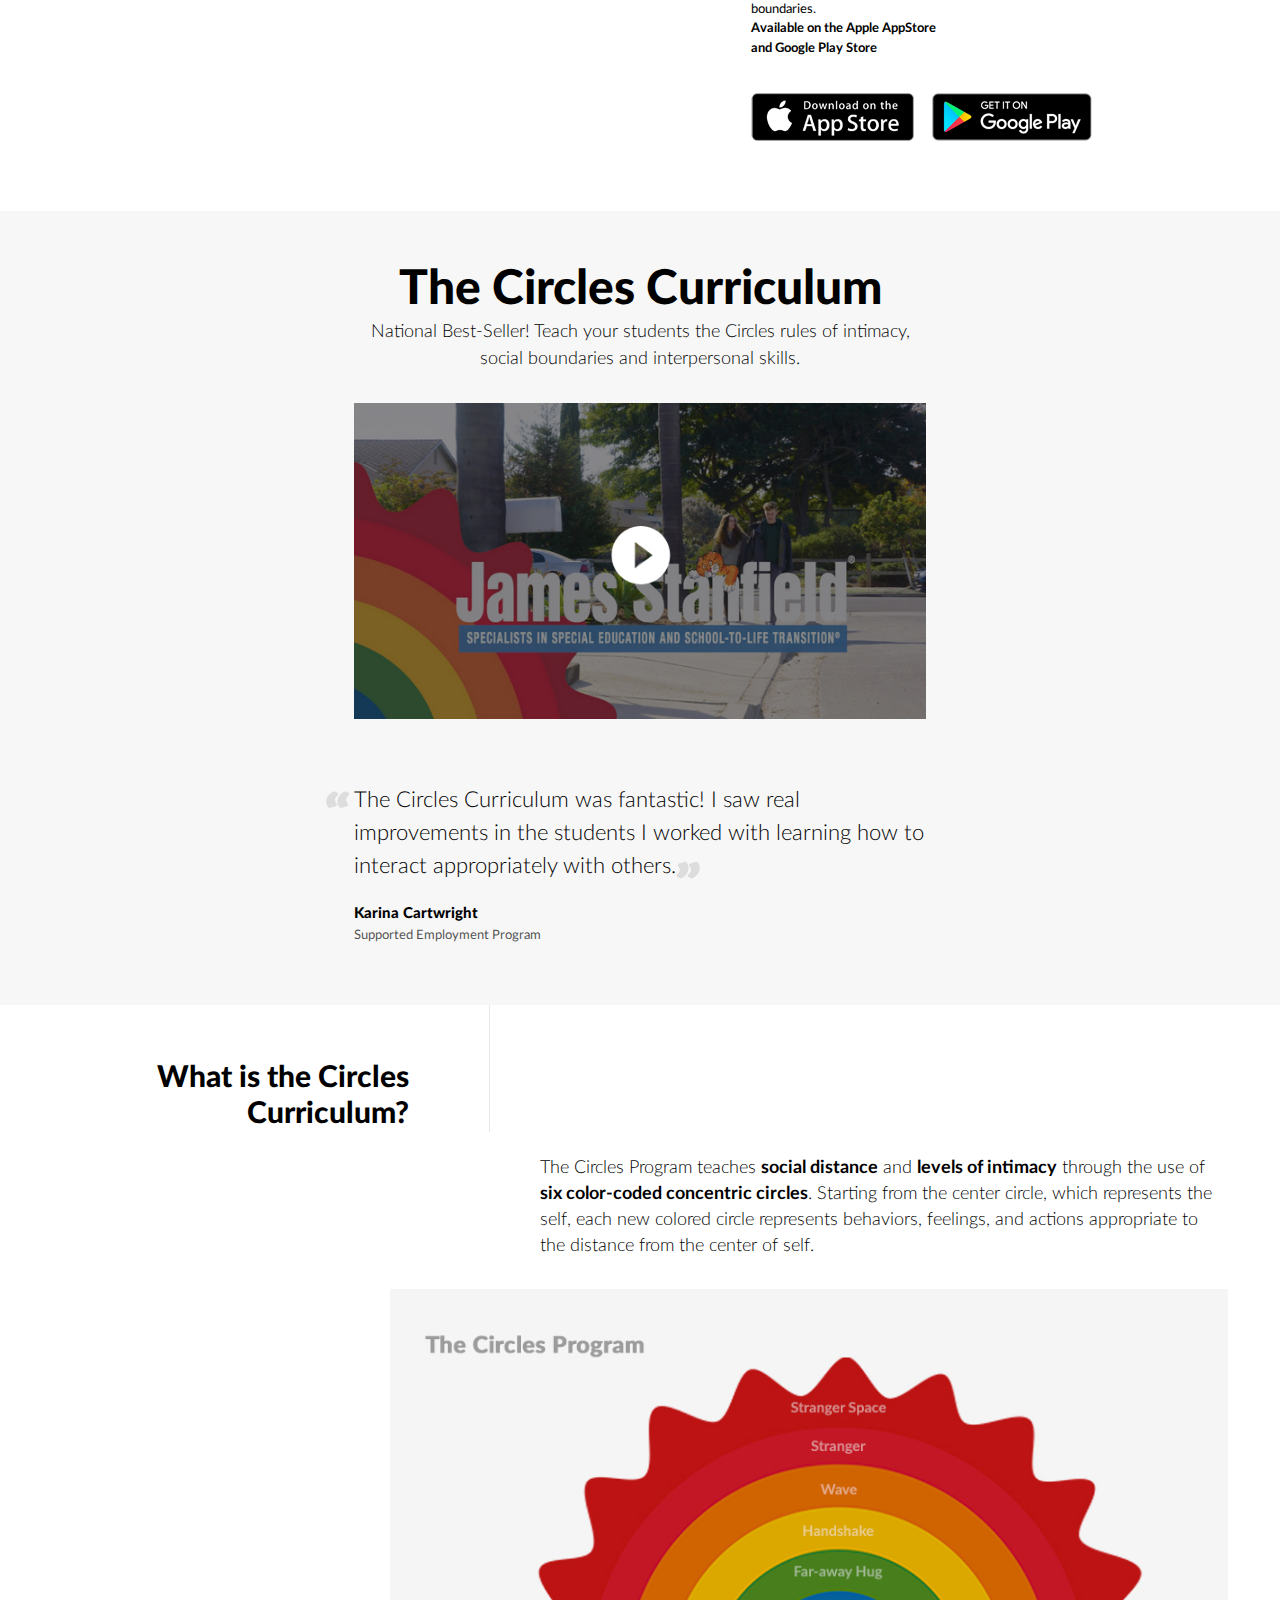
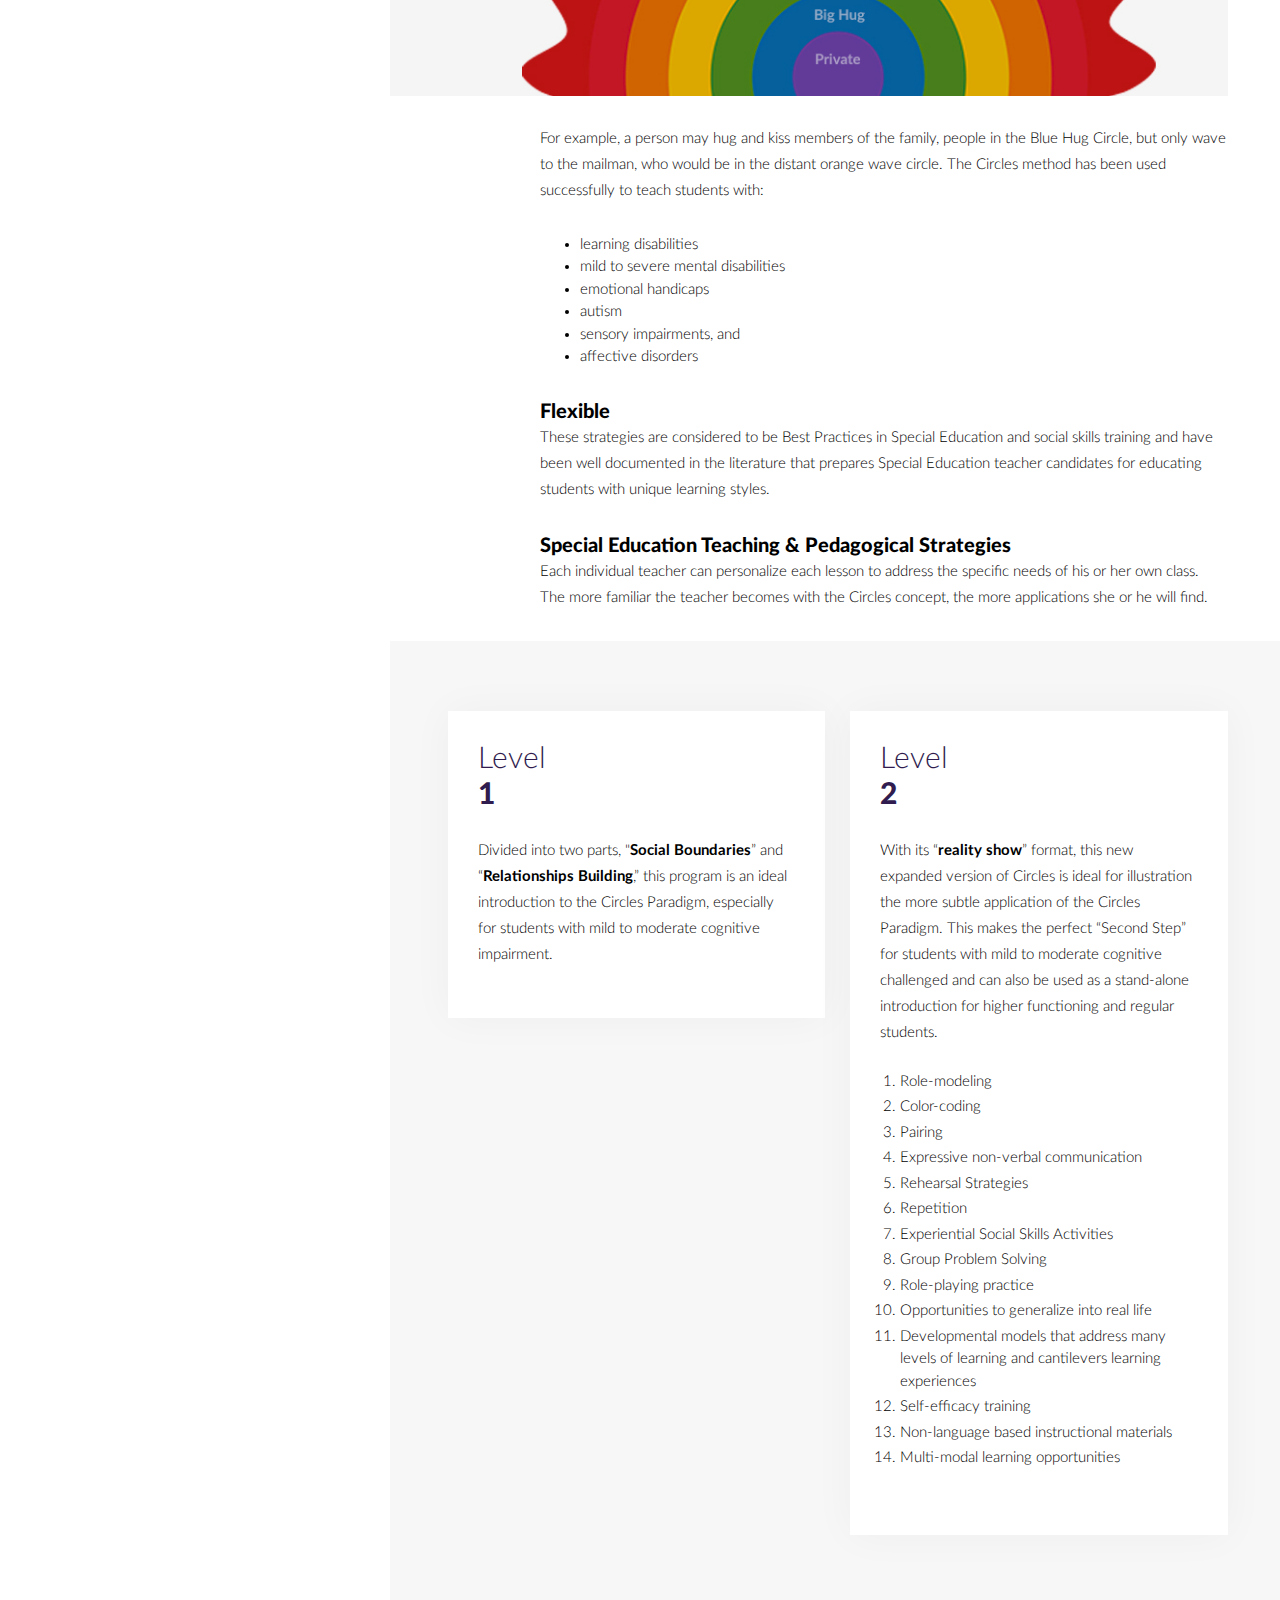
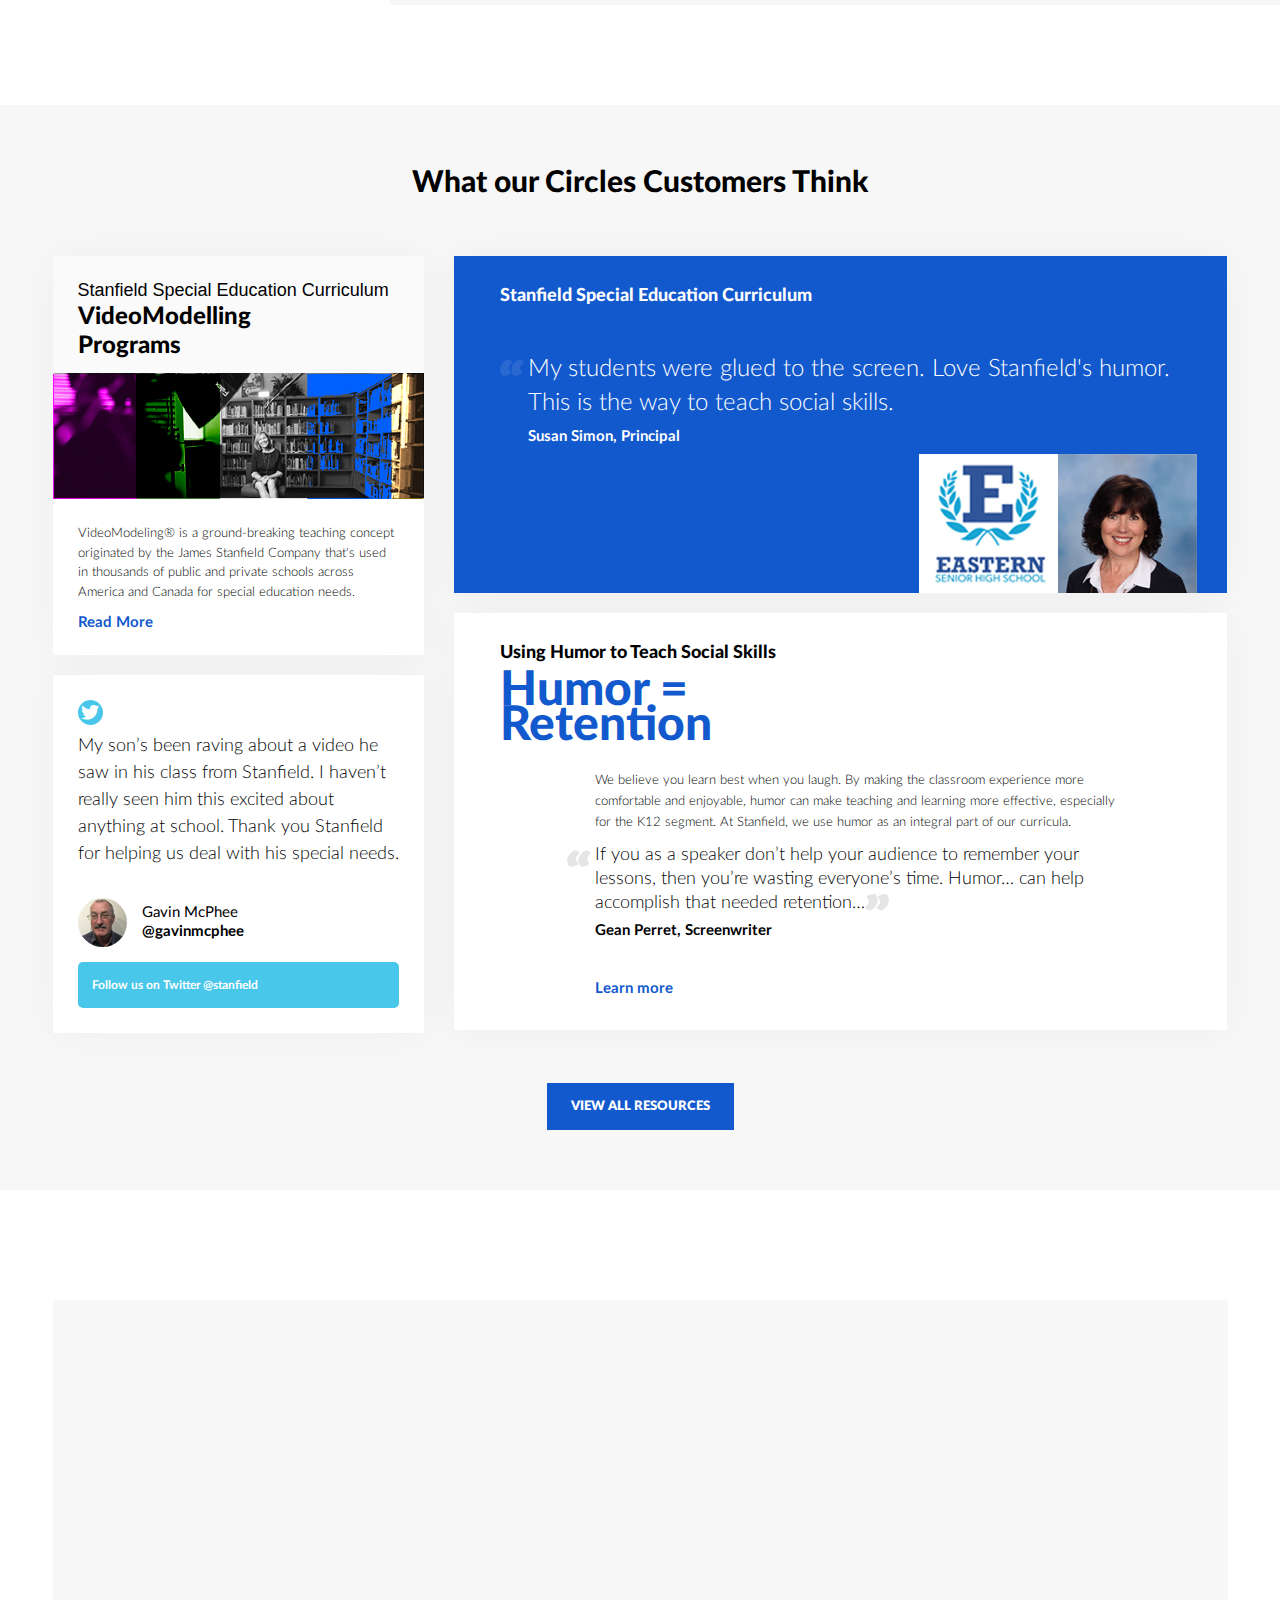
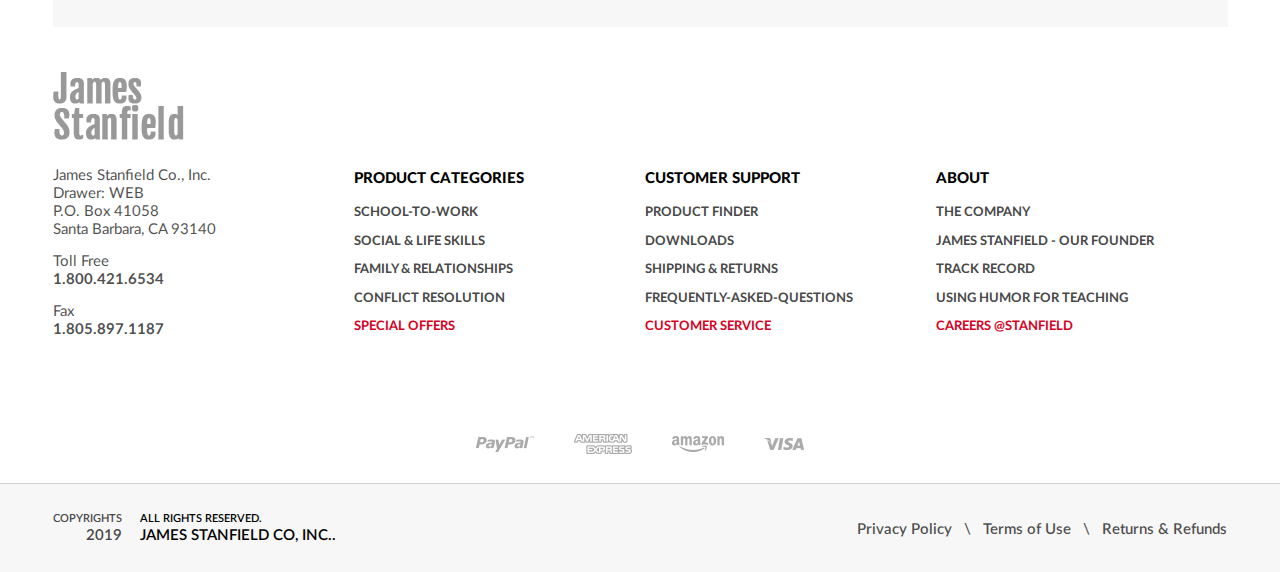
<file: HTML/family-relationships.html>
<!DOCTYPE html>
<html lang="en">

<head>
    <meta charset="utf-8" />
    <meta name="viewport" content="width=device-width, initial-scale=1, shrink-to-fit=no" />
    <meta http-equiv="x-ua-compatible" content="ie=edge" />
    <title>James Stanfield</title>
    <!-- Font Awesome -->
    <!--
      <link rel="stylesheet" href="https://maxcdn.bootstrapcdn.com/font-awesome/4.7.0/css/font-awesome.min.css">
    -->
    <!-- <link
      href="https://fonts.googleapis.com/css?family=Lato"
      rel="stylesheet"
    /> -->

    <link href="css/fonts.css" rel="stylesheet" />
    <link rel="stylesheet" href="css/fontawesome-all.min.css" type="text/css" />
    <!-- Bootstrap core CSS -->
    <link href="css/bootstrap.min.css" rel="stylesheet" />
    <!-- Material Design Bootstrap -->
    <!-- <link href="css/mdb.min.css" rel="stylesheet" /> -->
    <link href="css/animate.css" rel="stylesheet" />
    <link href="css/myanimate.css" rel="stylesheet" />
    <!-- Your custom styles (optional) -->
    <link href="css/flexslider.css" rel="stylesheet" />

    <link href="css/style.css" rel="stylesheet" />
</head>

<body>
    <header class="bg-white">
        <div class="container">
            <div class="row">
                <div class="col-md-12">
                    <div class="top-bar d-inline-block  align-top">
                        <div class="top-nav-links d-flex justify-content-end font-family-latoSemiBold ">
                            <ul class="top-links list-unstyled font-11 ">
                                <li class="nav-item">
                                    <a class="nav-link" href="about-us.html">About</a>
                                </li>

                                <li class="nav-item">
                                    <a class="nav-link" href="blog.html">Resources</a>
                                </li>
                                <li class="nav-item">
                                    <a class="nav-link" href="about.html">Product Finder</a>
                                </li>
                                <li class="nav-item"><a class="nav-link" href="faq.html">Support</a></li>
                                <li class="nav-item font-family-latoHeavy">1-800-421-6534</li>
                            </ul>
                            <ul class="myAccount list-unstyled font-11 ">
                                <li class="nav-item">
                                    <a class="nav-link" href="#">My Account</a>
                                </li>
                            </ul>
                            <div class="search-field">
                                <a class="text-454553" href="#"><i class="fas fa-search"></i></a>
                            </div>
                        </div>
                    </div>

                    <div class="d-flex">
                        <div class="logo">
                            <a href="index.html" class="h2 text-white font-weight-normal"><img src="img/logo.png" /></a>
                        </div>

                        <ul class="navbar-nav  font-family-latoHeavy font-13 text-uppercase ml-auto mr-auto mt-auto">
                            <li class="nav-item">
                                <a class="nav-link" href="school-to-work.html">SCHOOL-to-work</a>
                            </li>

                            <li class="nav-item">
                                <a class="nav-link" href="blog.html">social & Life skills</a>
                            </li>
                            <li class="nav-item">
                                <a class="nav-link" href="family-relationships.html">family & Relationships</a>
                            </li>
                            <li class="nav-item">
                                <a class="nav-link" href="#">Conflict resolution</a>
                            </li>
                            <li class="nav-item font-family-latoBold">
                                <a class="nav-link text-d70022" href="#">SPECIAL OFFERS</a>
                            </li>
                        </ul>
                        <div class="cart-option mr-0  mt-auto">
                            <a class="font-13 font-family-latoBlack" href=""><span class="position-relative"><img src="img/cart-Icon.png" /><i>3</i></span>
                                $1,399.00
                            </a>
                        </div>
                    </div>
                </div>
            </div>
        </div>
    </header>

    <section class="ourPrograms ourPrograms-single subPrograms-single bg-f7f7f7 ">
        <div class="container">
            <div class="row ">
                <div class="col-md-12">
                    <div class="pageTitle d-flex align-items-center">
                        <div class="">
                            <h4 class="font-13 font-family-latoRegular light-black-text-70 mb-0">Family & Relationships</h4>
                            <h3 class="font-family-latoBold font-18 mb-0">The Circles Curriculum</h3>
                        </div>
                        <div class="ml-auto">
                            <a href="#;" class="favourite-banner "><i class="fas fa-heart"></i></a>
                        </div>
                    </div>
                </div>
            </div>
        </div>
        <div class=" position-relative" id="nav-tabContent">
            <div class="" id="hni-content">
                <div class="container">
                    <div class="row ">
                        <div class="col-md-12">
                            <div class="tabbgImage position-relative" style="background-image: url(img/programimg1.jpg);background-repeat: no-repeat;background-position: top;background-size: cover;height: 60vh;">
                                <div class="series-features">
                                    <ul class="font-family-latoBold font-13">
                                        <li>MOST WIDELY USED SERIES
                                            <div class="font-12">IN SPECIAL EDUCATION</div>
                                        </li>
                                        <li>PROVEN EFFECTIVE
                                            <div class="font-12">HARVARD UNIVERSITY</div>
                                        </li>
                                        <li>#1 NATIONAL
                                            <div class="font-12">BEST SELLER</div>
                                        </li>
                                    </ul>
                                </div>
                                <div class="programTab-data font-18 fadeInUp animated text-white font-family-latoLight">

                                    <div class="tabText">



                                        <h2 class="font-family-latoHeavy text-white mb-0 line-height-one">
                                            Circles
                                        </h2>

                                    </div>
                                    <div class="banner-caption">
                                        <div class="col-5 0">
                                            <h5 class="font-family-latoRegular font-24 mb-0 light-white-text-30 ">Curriculum</h5>
                                            <h5 class="font-family-latoBold font-24 mt-2 pt-1 ">Teach
                                                your students the Circles rules of social boundaries</h5>
                                            <a href="#;" class="series-banner  btn text-uppercase bg-1259cd text-white button-transition"><i
                                                    class="fas fa-play"></i>WHAT IS CIRCLES</a>

                                        </div>
                                        <div class="col-5"></div>
                                    </div>
                                </div>
                            </div>
                        </div>
                    </div>

                </div>
            </div>
            <div class="bundle_data bg-white" id="hni-content">
                <div class="container">
                    <div class="row ">
                        <div class="col-md-12">
                            <div class="programTab-products programTab-subproducts fadeInUp animated programTab-subproducts-desktop">
                                <ul class=" card-columns bundle-wrap">
                                    <li class="card  subprogram-detail">
                                        <div class="cardInner">
                                            <div class=" font-family-latoLight font-18">
                                                The Circles® VideoModeling® Curriculum consists of three programs that
                                                teach <span class="font-family-latoBold">social and relationship
                                                    boundaries, interpersonal skills</span>, and
                                                <span class="font-family-latoBold">relationship-specific social</span>
                                                skills in an easy to understand format.
                                                The Circles Curriculum is useful across <span class="font-family-latoBold">School</span>,
                                                <span class="font-family-latoBold">Home</span>, <span class="font-family-latoBold">Social</span>
                                                and
                                                <span class="font-family-latoBold">Vocational</span> settings.

                                            </div>
                                            <div class="font-family-latoRegular font-13 social-offers-tag position-relative">Explore
                                                Special Offers on
                                                the Circles Curriculum</div>
                                        </div>
                                    </li>
                                    <li class="card bundleName text-white hasoffer">
                                        <div class="cardInner">
                                            <h3>Circles Social Boundaries Bundle - Level 1 & 2
                                                <span class="font-family-latoBlack font-15 text-ffbc00">Save $199</span>
                                            </h3>
                                            <p class="font-family-latoHeavy font-13 text-uppercase">
                                                4 hours of instruction on 10 dvdsthe most advanced materials available
                                                to teach social/sexual boundaries.
                                            </p>
                                            <div class="font-family-latoRegular font-15 text-uppercase bundle-includes">
                                                <ul>
                                                    <li>1 Giant Wall Graph</li>
                                                    <li>50 Large Laminated Graph Icons</li>
                                                    <li>50 Student Personal Graphs</li>
                                                    <li>300 peel n stick icons</li>
                                                    <li>2 Teacher's Guides</li>
                                                </ul>
                                            </div>
                                            <div class="font-family-latoBold bundlePrice">
                                                $1,199
                                                <span class="font-family-latoLight ">$1,398</span>
                                            </div>
                                            <div class="bundle-options d-flex align-items-center ">
                                                <a href="#;" class=" btn text-uppercase bg-white text-black">Add to
                                                    Cart</a>
                                                <a href="product-detail.html" class="learnMore text-uppercase font-family-latoLight font-13 text-white">Learn
                                                    More</a>
                                            </div>
                                        </div>
                                    </li>
                                </ul>
                                <ul class=" card-columns bundle-wrap">
                                    <li class="card hoverBundleItem hasoffer">
                                        <div class="cardInner">
                                            <h3>Intimacy &</h3>
                                            <h3>Relationships<span class="levelclass font-30 font-family-latoRegular light-black-text-70">Level
                                                    1</span></h3>
                                            <p>
                                                This program helps students "see" social distance and explains levels
                                                of
                                                intimacy and how those levels can change over time.
                                            </p>
                                            <div class="font-family-latoBold bundlePrice">
                                                $699
                                                <span class="font-family-latoLight light-black-text-50 ">$799</span>
                                            </div>
                                            <div class="bundle-options  align-items-center ">
                                                <a href="#;" class=" btn text-uppercase">Add to Cart</a>
                                                <a href="product-detail.html" class="learnMore text-uppercase font-family-latoLight font-13 ">Learn
                                                    More</a>
                                            </div>
                                            <ul class="list-unstyled addToCartBundle">
                                                <li>
                                                    <a href="#;" class="bundle-heart"><i class="fal fa-heart"></i></a>
                                                </li>

                                            </ul>
                                        </div>
                                    </li>
                                    <li class="card hoverBundleItem ">
                                        <div class="cardInner">
                                            <h3>Intimacy &</h3>
                                            <h3>Relationships<span class="levelclass font-30 font-family-latoRegular light-black-text-70">Level
                                                    2</span></h3>
                                            <p>
                                                This program helps students "see" social distance and explains levels
                                                of
                                                intimacy and how those levels can change over time.
                                            </p>
                                            <div class="font-family-latoBold bundlePrice">
                                                $699
                                                <span class="font-family-latoLight light-black-text-50 ">$799</span>
                                            </div>
                                            <div class="bundle-options  align-items-center ">
                                                <a href="#;" class=" btn text-uppercase">Add to Cart</a>
                                                <a href="product-detail.html" class="learnMore text-uppercase font-family-latoLight font-13 ">Learn
                                                    More</a>
                                            </div>
                                            <ul class="list-unstyled addToCartBundle">
                                                <li>
                                                    <a href="#;" class="bundle-heart"><i class="fal fa-heart"></i></a>
                                                </li>

                                            </ul>
                                        </div>
                                    </li>
                                    <li class="card hoverBundleItem ">
                                        <div class="cardInner">
                                            <h3>Circles:</h3>
                                            <h3>Stop Abuse</h3>
                                            <p>
                                                Real-life demonstrations teach students how to recognize and avoid
                                                threatening or potentially abusive situations with Circles: Stop Abuse.
                                            </p>
                                            <div class="font-family-latoBold bundlePrice">
                                                $499
                                            </div>
                                            <div class="bundle-options  align-items-center ">
                                                <a href="#;" class=" btn text-uppercase">Add to Cart</a>
                                                <a href="#;" class="learnMore text-uppercase font-family-latoLight font-13 ">Learn
                                                    More</a>
                                            </div>
                                            <ul class="list-unstyled addToCartBundle">
                                                <li>
                                                    <a href="#;" class="bundle-heart"><i class="fal fa-heart"></i></a>
                                                </li>

                                            </ul>
                                        </div>
                                    </li>
                                    <li class=" position-relative ">
                                        <div class="circles-app-mobile">
                                            <img src="img/circle-apppng.png">
                                            <div class="circle-appText font-family-latoRegular font-13">
                                                <h3 class="font-family-latoHeavy font-24">CirclesApp Mobile</h3>
                                                <p>With this Circles Level 1&2 bundle, you'll provide your students
                                                    with the most advanced materials available to teach social/sexual
                                                    boundaries.</p>

                                                <p><strong>Available on the Apple AppStore and Google Play Store</strong></p>
                                                <div class="appImages">
                                                    <a href=""><img src="img/appstore-icon.png"></a>
                                                    <a href=""><img src="img/googleplay-icon.png"></a>

                                                </div>
                                            </div>
                                        </div>
                                    </li>
                                </ul>



                            </div>
                        </div>

                    </div>
                </div>
            </div>
        </div>

    </section>
    <section class=" curriculum-data bg-f7f7f7">
        <div class="container">
            <div class="row ">
                <div class="col-6 mx-auto">
                    <div class="c-head text-center font-18 font-family-latoLight">
                        <h2 class="font-48 font-family-latoHeavy  mb-0">The Circles Curriculum</h2>
                        <p>National Best-Seller! Teach your students the Circles rules of intimacy, social boundaries
                            and interpersonal skills.</p>
                    </div>
                    <div class="vid-section">
                        <img src="img/vidimage.jpg" class="img-fluid">
                    </div>
                    <div class="curriculum-testimonial">
                        <div class="row ">
                            <div class="col">
                                <div class=" d-flex align-items-center">

                                    <div class="founderMsg font-family-latoLight ">
                                        <div class="quotes">The Circles Curriculum was fantastic! I saw real
                                            improvements in the students I worked with learning how to interact
                                            appropriately with others.</div>
                                        <div class="font-family-latoHeavy font-15">Karina Cartwright</div>
                                        <div class="font-family-latoRegular font-13 light-black-text-70">Supported
                                            Employment Program</div>

                                    </div>
                                </div>
                            </div>
                        </div>
                    </div>
                </div>
            </div>
        </div>
    </section>
    <section class="program-series curriculum">
        <div class="container">
            <div class="row ">
                <div class="col">
                    <div class="stitle text-right line-height-one">
                        <h2 class="font-family-latoHeavy font-30">What is the Circles
                            Curriculum?</h2>
                    </div>
                </div>
                <div class="col-7 pl-0">
                    <div class="contentdata font-15">
                        <div>
                            <p class="font-18">
                                The Circles Program teaches <strong>social distance</strong> and <strong>levels of
                                    intimacy</strong>
                                through the use of
                                <strong>six color-coded concentric circles</strong>. Starting from the center
                                circle, which represents
                                the self, each new colored circle represents behaviors, feelings, and actions
                                appropriate to the distance from the center of self.</p>
                        </div>
                        <div>
                            <img class="program-image" src="img/programimage.jpg">
                        </div>
                        <div>
                            <p>For example, a person may hug and kiss members of the family, people in the Blue Hug
                                Circle, but only wave to the mailman, who would be in the distant orange wave circle.
                                The Circles method has been used successfully to teach students with:</p>
                        </div>
                        <div>
                            <ul>
                                <li>learning disabilities</li>
                                <li>mild to severe mental disabilities</li>
                                <li>emotional handicaps</li>
                                <li>autism</li>
                                <li>sensory impairments, and</li>
                                <li>affective disorders</li>
                            </ul>
                        </div>
                        <div>
                            <h3>Flexible</h3>
                            <p>These strategies are considered to be Best Practices in Special Education and social
                                skills training and have been well documented in the literature that prepares
                                Special Education teacher candidates for educating students with unique learning
                                styles.</p>
                        </div>
                        <div>
                            <h3>Special Education Teaching & Pedagogical Strategies</h3>
                            <p>Each individual teacher can personalize each lesson to address the specific needs of
                                his or her own class. The more familiar the teacher becomes with the Circles
                                concept, the more applications she or he will find.</p>
                        </div>

                        <div class="level-info bg-f7f7f7">
                            <div class="leveldata">
                                <h4 class="text-301c4e font-30 font-family-latoLight">Level</h4>
                                <h4 class="text-301c4e font-30 font-family-latoHeavy">1</h4>
                                <p>
                                    Divided into two parts, "<strong>Social Boundaries</strong>” and
                                    “<strong>Relationships Building</strong>,”
                                    this program is an ideal introduction to the Circles Paradigm, especially
                                    for students with mild to moderate cognitive impairment.
                                </p>
                            </div>
                            <div class="leveldata">
                                <h4 class="text-301c4e font-30 font-family-latoLight">Level</h4>
                                <h4 class="text-301c4e font-30 font-family-latoHeavy">2</h4>
                                <p>
                                    With its “<strong>reality show</strong>” format, this new expanded version of
                                    Circles is ideal for illustration the more subtle application of the Circles
                                    Paradigm. This makes the perfect “Second Step” for students with mild to moderate
                                    cognitive challenged and can also be used as a stand-alone introduction for higher
                                    functioning and regular students.


                                </p>
                                <ul>
                                    <li>Role-modeling</li>
                                    <li>Color-coding</li>
                                    <li>Pairing</li>
                                    <li>Expressive non-verbal communication</li>
                                    <li>Rehearsal Strategies</li>
                                    <li>Repetition</li>
                                    <li>Experiential Social Skills Activities</li>
                                    <li>Group Problem Solving</li>
                                    <li>Role-playing practice</li>
                                    <li>Opportunities to generalize into real life</li>
                                    <li>Developmental models that address many levels of learning and cantilevers
                                        learning experiences</li>
                                    <li>Self-efficacy training</li>
                                    <li>Non-language based instructional materials</li>
                                    <li>Multi-modal learning opportunities</li>
                                </ul>
                            </div>
                        </div>

                    </div>
                </div>
            </div>
        </div>
    </section>
    <section class="thestanfieldWay customerReviews">
        <div class="container">

            <h4 class="font-family-latoHeavy font-30">What our Circles Customers Think</h4>

            <div class="socialTestimonials">
                <div class="row ">
                    <div class="col-4">
                        <div class="socialTestimonialsType bg-white">
                            <div class="toppart">
                                <h3 class="font-18">Stanfield Special Education Curriculum</h3>
                                <h2 class="font-family-latoHeavy font-24">VideoModelling Programs</h2>
                            </div>
                            <div class="imgInner"><img src="img/img1.jpg" class="w-100"></div>
                            <div class="font-family-latoLight font-13 bottomPart">
                                <p>
                                    VideoModeling® is a ground-breaking teaching concept originated by the James
                                    Stanfield Company that's
                                    used in thousands of public and private schools across America and Canada for
                                    special education
                                    needs.
                                </p>
                                <a href="" class="font-15 font-family-latoBold text-1259cd">Read More</a>
                            </div>

                        </div>
                        <div class="socialTestimonialsType socialTestimonialsType1 bg-white">

                            <div class="font-family-latoLight font-18  bg-white">
                                <div><i class="fab fa-twitter"></i></div>
                                <p>
                                    My son’s been raving about a video he saw in his class from Stanfield. I haven’t
                                    really seen him this
                                    excited about anything at school. Thank you Stanfield for helping us deal with his
                                    special needs.
                                </p>
                                <div class="font-15 font-family-latoRegular line-height-one d-flex align-items-center">
                                    <img class="border50 mr-3" src="img/img4.jpg">
                                    <div class="">
                                        <div>Gavin McPhee</div>
                                        <div class="font-15 font-family-latoBold mt-1">@gavinmcphee</div>
                                    </div>
                                </div>
                                <a href="" class="font-12 font-family-latoBold">Follow us on Twitter @stanfield</a>
                            </div>

                        </div>
                    </div>
                    <div class="col-8">
                        <div class="socialTestimonialsType socialTestimonialsType2 bg-1259cd text-white">
                            <div class="">
                                <h3 class="font-18 font-family-latoHeavy">Stanfield Special Education Curriculum</h3>
                            </div>
                            <div class="font-family-latoLight font-24 ">
                                <div class="quotes position-relative">
                                    <p>My students were glued to the screen. Love Stanfield's humor. This is the way to
                                        teach social
                                        skills.</p>
                                    <div class="font-family-latoBold font-15">Susan Simon, Principal
                                    </div>
                                </div>

                                <div class=" d-flex align-top ml-auto text-right justify-content-end">
                                    <img src="img/img3.jpg">
                                    <img src="img/img2.jpg">
                                </div>
                            </div>

                        </div>
                        <div class="socialTestimonialsType socialTestimonialsType4   bg-white">

                            <div class="font-family-latoLight font-18  bg-white">
                                <div class="toptitles">
                                    <h3 class="font-18 font-family-latoHeavy">Using Humor to Teach Social Skills</h3>
                                    <h2 class="font-family-latoHeavy font-48 text-1259cd">Humor = Retention</h2>
                                </div>



                                <div class="textdata font-family-latoLight font-13">
                                    <p>
                                        We believe you learn best when you laugh. By making the classroom experience
                                        more comfortable and
                                        enjoyable, humor can make teaching and learning more effective, especially for
                                        the K12 segment. At
                                        Stanfield, we use humor as an integral part of our curricula.
                                    </p>
                                    <div class="quotes font-18 position-relative">If you as a speaker don’t help your
                                        audience to
                                        remember your lessons, then you’re wasting everyone’s time. Humor… can help
                                        accomplish that needed
                                        retention…</div>
                                    <div class="font-family-latoBold font-15">Gean Perret, Screenwriter</div>
                                    <a class="font-family-latoBold font-15 text-1259cd d-inline-block" href=""><span>Learn
                                            more</span></a>
                                </div>
                            </div>

                        </div>
                    </div>
                </div>
                <div class="text-center">
                    <a href="#;" class="viewBtn  btn text-uppercase bg-1259cd text-white button-transition">VIEW ALL
                        RESOURCES</a>

                </div>
            </div>
        </div>
    </section>
    <section class="signUpUs">
        <div class="container">
            <div class="row ">
                <div class="col">

                    <div class="row mx-0 signupwrap">
                        <div class="col-md-7 px-0 ">
                            <div class="signupofferdetail d-flex">
                                <div class="signupimg d-flex ">
                                    <div class="img1">
                                        <img src="img/2.jpg" class="fadeInUp animated wow" data-wow-delay=".1s"
                                            data-wow-duration="1s">
                                    </div>
                                    <div class="img2">
                                        <img src="img/1.jpg" data-wow-delay=".2s" data-wow-duration="1s" class="fadeInUp animated wow">

                                    </div>
                                </div>
                                <div class="signupcontent font-24   d-flex flex-column fadeInUp animated wow">
                                    <div class="font-family-latoHeavy signuptop">Sign Up to receive news alerts,
                                        special offers &
                                        promotions.
                                        <div class="font-18 font-family-latoBold text-1259cd mt-2 line-height-one">Get
                                            25% OFF</div>
                                    </div>
                                    <div class="mt-auto font-13 text-right">Valid for first-time registrants only &
                                        applies to regular
                                        price items only.
                                        <div><a href="" class="text-underline">Privacy Policy</a></div>
                                    </div>
                                </div>
                            </div>
                        </div>
                        <div class="col-md-5 px-0  d-flex flex-column ">
                            <div class="newsletterForm fadeInRight animated wow" class="font-13 font-family-latoLight">
                                As a thank you for signing up for emails, take 25% off regular price courses. Plus,
                                you’ll have advance
                                notification of exclusive offers, new offerings, and more.
                                <div> <input type="text" placeholder="Your Email Address" class="font-13 font-family-latoLight"></div>
                                <div>
                                    <input type="submit" value="subscribe" class="text-uppercase btn bg-1259cd text-white"></div>
                            </div>
                        </div>
                    </div>
                </div>
            </div>
    </section>
    <footer>
        <div class="container position-relative">
            <div class="footer-main bg-white ">
                <div class="row">
                    <div class="col-3">
                        <div class="footer-address position-relative text-left">
                            <img src="img/footer-logo.png" />
                            <div class="light-black-text-70">
                                James Stanfield Co., Inc.<br />
                                Drawer: WEB<br />
                                P.O. Box 41058<br />
                                Santa Barbara, CA 93140
                                <div class="cmethod">
                                    Toll Free
                                    <div class="font-family-latoBold">1.800.421.6534</div>

                                    Fax
                                    <div class="font-family-latoBold">1.805.897.1187</div>
                                </div>
                            </div>
                        </div>
                    </div>
                    <div class="col">
                        <div class="footer-links d-flex justify-content-between">
                            <div class="linkcol">
                                <h5 class="font-family-latoHeavy font-15 text-uppercase">
                                    PRODUCT CATEGORIES
                                </h5>
                                <ul class="list-unstyled font-family-latoBold font-13 text-uppercase">
                                    <li><a href="#;">SCHOOL-to-WORK</a></li>
                                    <li><a href="#;">social & Life skills</a></li>
                                    <li><a href="#;">family & Relationships</a></li>
                                    <li><a href="#;">Conflict resolution</a></li>
                                    <li><a href="#;" class="text-d70022">SPECIAL OFFERS</a></li>
                                </ul>
                            </div>
                            <div class="linkcol">
                                <h5 class="font-family-latoHeavy font-15 text-uppercase">
                                    CUSTOMER SUPPORT
                                </h5>
                                <ul class="list-unstyled font-family-latoBold font-13 text-uppercase">
                                    <li><a href="#;">product finder</a></li>
                                    <li><a href="#;">Downloads</a></li>
                                    <li><a href="#;">Shipping & Returns</a></li>
                                    <li><a href="#;">FREquently-asked-questions</a></li>
                                    <li><a href="#;" class="text-d70022">Customer Service</a></li>
                                </ul>
                            </div>

                            <div class="linkcol">
                                <h5 class="font-family-latoHeavy font-15 text-uppercase">
                                    ABOUT
                                </h5>
                                <ul class="list-unstyled font-family-latoBold font-13 text-uppercase">
                                    <li><a href="#;">THE COMPANY</a></li>
                                    <li><a href="#;">JAMES STANFIELD - OUR FOUNDER </a></li>
                                    <li><a href="#;">Track Record</a></li>
                                    <li><a href="#;">USING HUMOR FOR TEACHING</a></li>
                                    <li><a href="#;" class="text-d70022">CAREERS @STANFIELD</a></li>
                                </ul>
                            </div>

                        </div>
                    </div>
                </div>
                <div class="row">
                    <div class="col text-center">
                        <ul class="list-unstyled fcards">
                            <li><img src="img/paypal.png"></li>
                            <li><img src="img/american.png"></li>
                            <li><img src="img/amazon.png"></li>
                            <li><img src="img/visa.png"></li>
                        </ul>
                    </div>
                </div>
            </div>
        </div>
        <div class="footer-bottom ">
            <div class="container ">
                <div class="row">
                    <div class="col-md-5  ">
                        <div class="copyright-section ">
                            <div class="d-inline-block align-middle font-family-latoSemiBold font-11 text-uppercase">
                                <div class="float-left text-right"> Copyrights
                                    <div class="font-15">2019</div>
                                </div>
                                <div class="all-reserved float-left">
                                    All Rights Reserved.
                                    <div class="font-15">James Stanfield Co, Inc..</div>
                                </div>
                            </div>
                        </div>
                    </div>
                    <div class="col-md-7 text-right footer-tlinks font-family-latoSemiBold">

                        <div class="float-right"><a class="" href="privacy-policy.html">Privacy Policy</a>
                            <span>\</span>
                            <a class="" href="terms-of-use.html">Terms of Use</a>
                            <span>\</span>
                            <a class="" href="terms-of-use.html">Returns & Refunds</a></div>
                    </div>
                </div>
            </div>
        </div>
    </footer>
    <!-- SCRIPTS -->
    <!-- JQuery -->
    <script type="text/javascript" src="js/jquery-3.3.1.min.js"></script>
    <!-- Bootstrap tooltips -->
    <script type="text/javascript" src="js/popper.min.js"></script>
    <!-- Bootstrap core JavaScript -->
    <script type="text/javascript" src="js/bootstrap.min.js"></script>
    <script type="text/javascript" src="js/wow.js"></script>
    <script type="text/javascript" src="js/jquery.flexslider.js"></script>
    <!-- MDB core JavaScript -->
    <!-- <script type="text/javascript" src="js/mdb.min.js"></script> -->
    <!--
      <script type="text/javascript" src="js/jquery.validate.min.js"></script>
      <script src="js/index.js"></script>
      <script type="text/javascript" src="js/subscribe.js"></script>
      <script type="text/javascript" src="js/custom.js"></script>
    -->
    <script type="text/javascript">
        new WOW().init();
        $(".solutions-wrap .nav-tabs a.nav-item").click(function () {
            console.log("sd");
            setTimeout(function () {
                $(".tab-pane.active .solution-tab-image li img").addClass(
                    "zoomIn  wow animated"
                );
                $(".tab-pane.active .solution-tab-image li img").css(
                    "visibility",
                    "visible"
                );
            }, 100);
            setTimeout(function () {
                $(".tab-pane.active .solution-tab-image li i").addClass(
                    "fadeInDown  wow animated"
                );
                $(".tab-pane.active .solution-tab-image li i").css(
                    "visibility",
                    "visible"
                );
            }, 2000);
        });

        $(".flexslider").flexslider({
            animation: "slide",
            animationLoop: false,
            loop: true,
            minItems: 2,
            maxItems: 2,
            itemWidth: 400,
            itemMargin: 0,
            controlNav: false,
            move: 1
        });

        $(".arrowsLink-solutions .nextLink").click(function () {
            $(".solutions-wrap .nav-tabs > .active")
                .next("a")
                .trigger("click");
        });

        $(".arrowsLink-solutions .prevLink").click(function () {
            $(".solutions-wrap .nav-tabs > .active")
                .prev("a")
                .trigger("click");
        });
    </script>
</body>

</html>
</file>
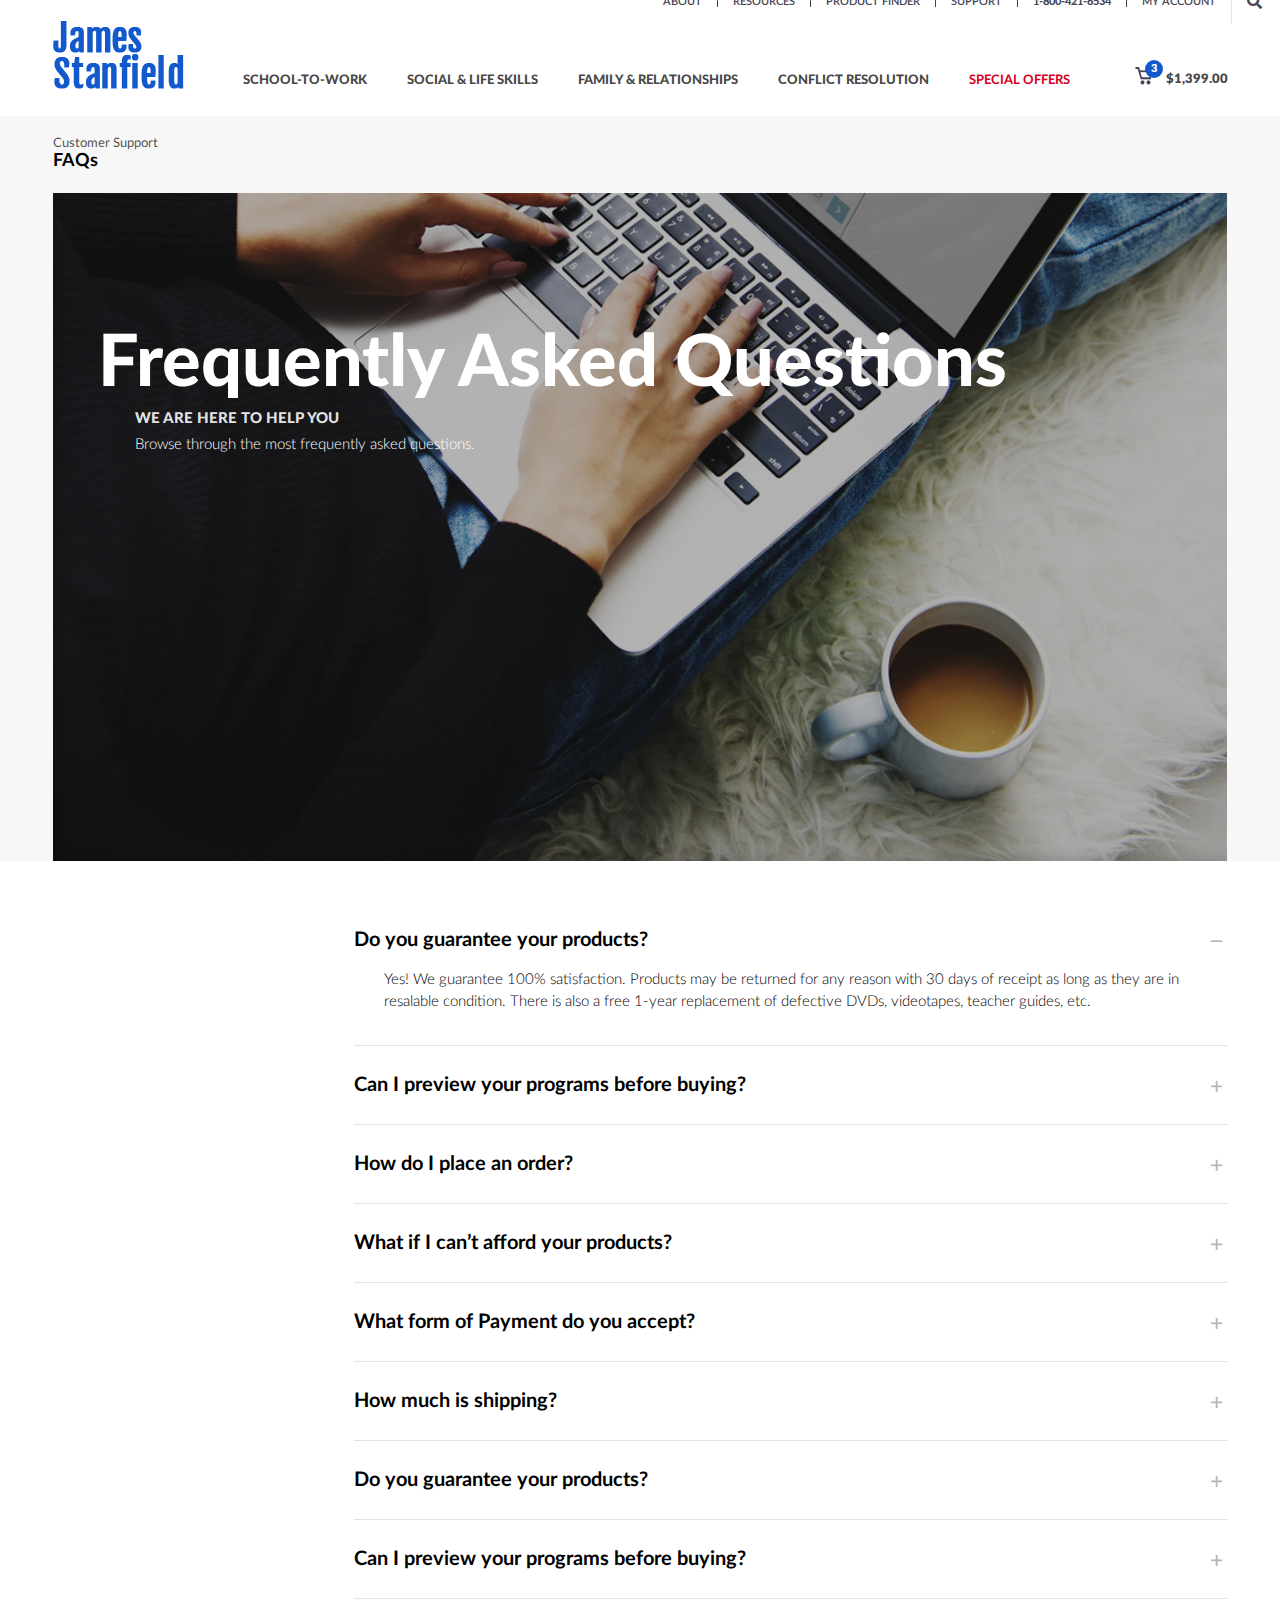
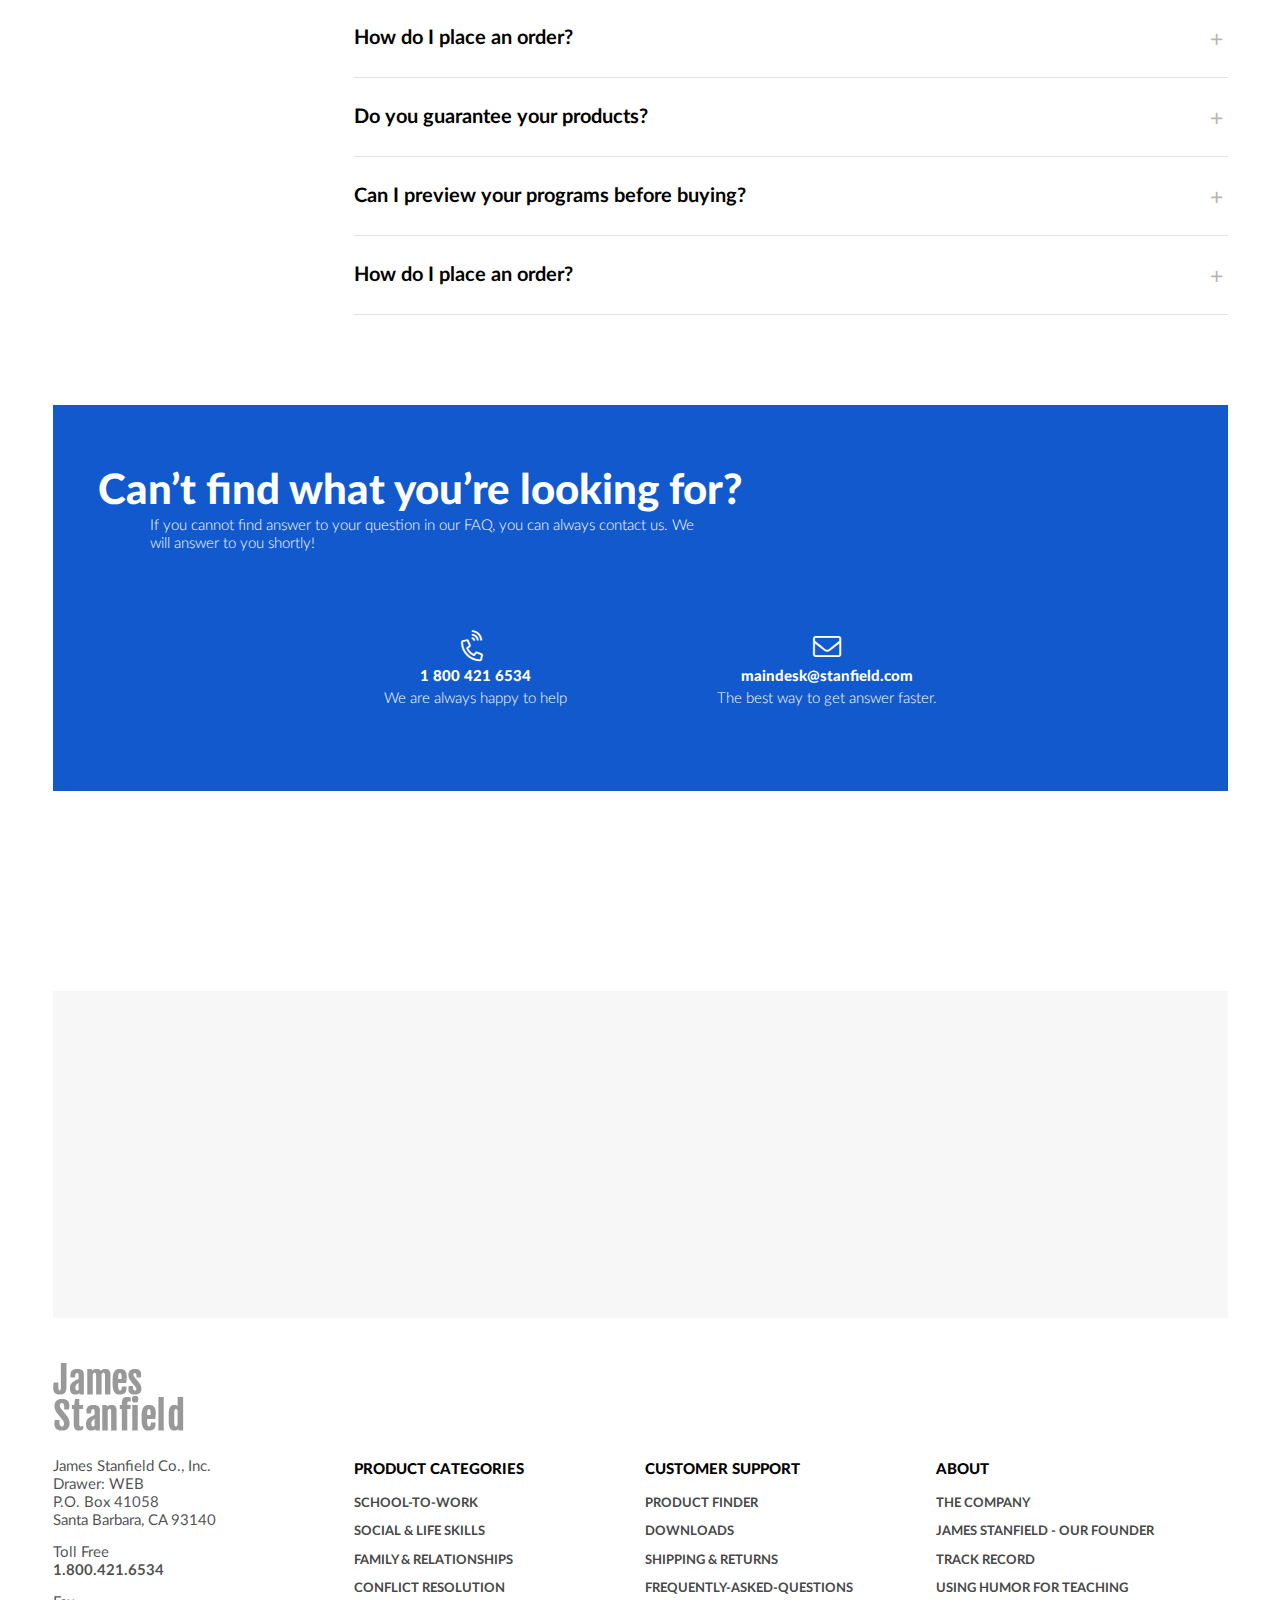
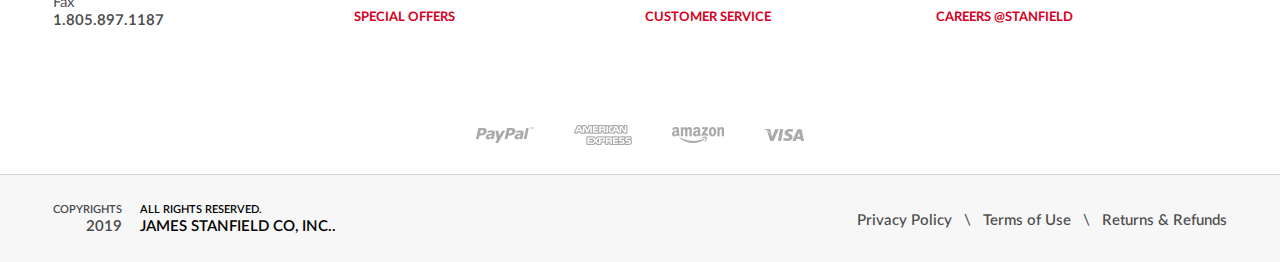
<file: HTML/faq.html>
<!DOCTYPE html>
<html lang="en">

<head>
    <meta charset="utf-8" />
    <meta name="viewport" content="width=device-width, initial-scale=1, shrink-to-fit=no" />
    <meta http-equiv="x-ua-compatible" content="ie=edge" />
    <title>James Stanfield</title>
    <!-- Font Awesome -->
    <!--
      <link rel="stylesheet" href="https://maxcdn.bootstrapcdn.com/font-awesome/4.7.0/css/font-awesome.min.css">
    -->
    <!-- <link
      href="https://fonts.googleapis.com/css?family=Lato"
      rel="stylesheet"
    /> -->

    <link href="css/fonts.css" rel="stylesheet" />
    <link rel="stylesheet" href="css/fontawesome-all.min.css" type="text/css" />
    <!-- Bootstrap core CSS -->
    <link href="css/bootstrap.min.css" rel="stylesheet" />
    <!-- Material Design Bootstrap -->
    <!-- <link href="css/mdb.min.css" rel="stylesheet" /> -->
    <link href="css/animate.css" rel="stylesheet" />
    <link href="css/myanimate.css" rel="stylesheet" />
    <!-- Your custom styles (optional) -->
    <link href="css/flexslider.css" rel="stylesheet" />

    <link href="css/style.css" rel="stylesheet" />
</head>

<body>
    <header class="bg-white">
        <div class="container">
            <div class="row">
                <div class="col-md-12">
                    <div class="top-bar d-inline-block  align-top">
                        <div class="top-nav-links d-flex justify-content-end font-family-latoSemiBold ">
                            <ul class="top-links list-unstyled font-11 ">
                                <li class="nav-item">
                                    <a class="nav-link" href="secure-bitcoin-storage.html">About</a>
                                </li>

                                <li class="nav-item">
                                    <a class="nav-link" href="blog.html">Resources</a>
                                </li>
                                <li class="nav-item">
                                    <a class="nav-link" href="about.html">Product Finder</a>
                                </li>
                                <li class="nav-item"><a class="nav-link" href="faq.html">Support</a></li>
                                <li class="nav-item font-family-latoHeavy">1-800-421-6534</li>
                            </ul>
                            <ul class="myAccount list-unstyled font-11 ">
                                <li class="nav-item">
                                    <a class="nav-link" href="#">My Account</a>
                                </li>
                            </ul>
                            <div class="search-field">
                                <a class="text-454553" href="#"><i class="fas fa-search"></i></a>
                            </div>
                        </div>
                    </div>

                    <div class="d-flex">
                        <div class="logo">
                            <a href="index.html" class="h2 text-white font-weight-normal"><img src="img/logo.png" /></a>
                        </div>

                        <ul class="navbar-nav  font-family-latoHeavy font-13 text-uppercase ml-auto mr-auto mt-auto">
                            <li class="nav-item">
                                <a class="nav-link" href="school-to-work.html">SCHOOL-to-work</a>
                            </li>

                            <li class="nav-item">
                                <a class="nav-link" href="blog.html">social & Life skills</a>
                            </li>
                            <li class="nav-item">
                                <a class="nav-link" href="family-relationships.html">family & Relationships</a>
                            </li>
                            <li class="nav-item">
                                <a class="nav-link" href="#">Conflict resolution</a>
                            </li>
                            <li class="nav-item font-family-latoBold">
                                <a class="nav-link text-d70022" href="#">SPECIAL OFFERS</a>
                            </li>
                        </ul>
                        <div class="cart-option mr-0  mt-auto">
                            <a class="font-13 font-family-latoBlack" href=""><span class="position-relative"><img src="img/cart-Icon.png" /><i>3</i></span>
                                $1,399.00
                            </a>
                        </div>
                    </div>
                </div>
            </div>
        </div>
    </header>

    <section class="ourPrograms ourPrograms-single about-wrap bg-f7f7f7 ">
        <div class="container">
            <div class="row ">
                <div class="col-md-12">
                    <div class="pageTitle d-flex align-items-center">
                        <div class="">
                            <h4 class="font-13 font-family-latoRegular light-black-text-70 mb-0">Customer Support</h4>
                            <h3 class="font-family-latoBold font-18 mb-0">FAQs</h3>
                        </div>

                    </div>
                </div>
            </div>
        </div>
        <div class=" position-relative about-top-section" id="nav-tabContent">
            <div class="" id="hni-content">
                <div class="container">
                    <div class="row ">
                        <div class="col-md-12">
                            <div class="tabbgImage position-relative">
                                <img src="img/faq.jpg" alt="" class="img-fluid" />
                                <div class="programTab-data font-18 fadeInUp animated text-white font-family-latoLight">

                                    <div class="tabText">



                                        <h2 class="font-family-latoHeavy text-white mb-0 line-height-one">
                                            Frequently Asked Questions
                                        </h2>

                                    </div>
                                    <div class="banner-caption">
                                        <div class="col-5 0">
                                            <h5 class="font-family-latoHeavy font-15 mb-0 light-white-text-90 text-uppercase ">We
                                                are
                                                here to help you</h5>
                                            <p class="font-family-latoLight font-15">Browse through the most frequently
                                                asked questions.</p>

                                        </div>
                                        <div class="col-5"></div>
                                    </div>
                                </div>

                            </div>
                        </div>
                    </div>



                </div>


            </div>
        </div>
    </section>
    <section class="faq-wrap">
        <div class="container">
            <div class="row">
                <div class="col-3">

                </div>

                <div class="col-9">
                    <div id="accordion" clas="faqaccordian">
                        <div class="faqList">
                            <div class="faqListInner" id=" headingOne">
                                <h5 class="mb-0">
                                    <button class=" font-family-latoBold font-20 btn btn-link" data-toggle="collapse"
                                        data-target="#collapseOne" aria-expanded="true" aria-controls="collapseOne">
                                        Do you guarantee your products?
                                    </button>
                                </h5>
                            </div>

                            <div id="collapseOne" class="collapse show" aria-labelledby="headingOne" data-parent="#accordion">
                                <div class="card-body font-family-latoLight font-15">
                                    Yes! We guarantee 100% satisfaction. Products may be returned for any reason with
                                    30 days of receipt as long as they are in resalable condition. There is also a free
                                    1-year replacement of defective DVDs, videotapes, teacher guides, etc.
                                </div>
                            </div>
                        </div>
                        <div class="faqList">
                            <div class="faqListInner" id="headingtwo">
                                <h5 class="mb-0">
                                    <button class=" font-family-latoBold font-20 btn btn-link collapsed" data-toggle="collapse"
                                        data-target="#collapseTwo" aria-expanded="true" aria-controls="collapseTwo">
                                        Can I preview your programs before buying?
                                    </button>
                                </h5>
                            </div>

                            <div id="collapseTwo" class="collapse " aria-labelledby="headingtwo" data-parent="#accordion">
                                <div class="card-body font-family-latoLight font-15">
                                    Yes! We guarantee 100% satisfaction. Products may be returned for any reason with
                                    30 days of receipt as long as they are in resalable condition. There is also a free
                                    1-year replacement of defective DVDs, videotapes, teacher guides, etc.
                                </div>
                            </div>
                        </div>
                        <div class="faqList">
                            <div class="faqListInner" id="headingThree">
                                <h5 class="mb-0">
                                    <button class=" font-family-latoBold font-20 btn btn-link collapsed" data-toggle="collapse"
                                        data-target="#collapseThree" aria-expanded="true" aria-controls="collapseThree">
                                        How do I place an order?
                                    </button>
                                </h5>
                            </div>

                            <div id="collapseThree" class="collapse " aria-labelledby="headingThree" data-parent="#accordion">
                                <div class="card-body font-family-latoLight font-15">
                                    Yes! We guarantee 100% satisfaction. Products may be returned for any reason with
                                    30 days of receipt as long as they are in resalable condition. There is also a free
                                    1-year replacement of defective DVDs, videotapes, teacher guides, etc.
                                </div>
                            </div>
                        </div>
                        <div class="faqList">
                            <div class="faqListInner" id=" headingFour">
                                <h5 class="mb-0">
                                    <button class=" font-family-latoBold font-20 btn btn-link collapsed" data-toggle="collapse"
                                        data-target="#collapseFour" aria-expanded="true" aria-controls="collapseFour">
                                        What if I can’t afford your products?
                                    </button>
                                </h5>
                            </div>

                            <div id="collapseFour" class="collapse" aria-labelledby="headingFour" data-parent="#accordion">
                                <div class="card-body font-family-latoLight font-15">
                                    Yes! We guarantee 100% satisfaction. Products may be returned for any reason with
                                    30 days of receipt as long as they are in resalable condition. There is also a free
                                    1-year replacement of defective DVDs, videotapes, teacher guides, etc.
                                </div>
                            </div>
                        </div>
                        <div class="faqList">
                            <div class="faqListInner" id="headingfive">
                                <h5 class="mb-0">
                                    <button class=" font-family-latoBold font-20 btn btn-link collapsed" data-toggle="collapse"
                                        data-target="#collapseFive" aria-expanded="true" aria-controls="collapseFive">
                                        What form of Payment do you accept?
                                    </button>
                                </h5>
                            </div>

                            <div id="collapseFive" class="collapse " aria-labelledby="headingfive" data-parent="#accordion">
                                <div class="card-body font-family-latoLight font-15">
                                    Yes! We guarantee 100% satisfaction. Products may be returned for any reason with
                                    30 days of receipt as long as they are in resalable condition. There is also a free
                                    1-year replacement of defective DVDs, videotapes, teacher guides, etc.
                                </div>
                            </div>
                        </div>
                        <div class="faqList">
                            <div class="faqListInner" id="headingSix">
                                <h5 class="mb-0">
                                    <button class=" font-family-latoBold font-20 btn btn-link collapsed" data-toggle="collapse"
                                        data-target="#collapseSix" aria-expanded="true" aria-controls="collapseSix">
                                        How much is shipping?
                                    </button>
                                </h5>
                            </div>

                            <div id="collapseSix" class="collapse " aria-labelledby="headingSix" data-parent="#accordion">
                                <div class="card-body font-family-latoLight font-15">
                                    Yes! We guarantee 100% satisfaction. Products may be returned for any reason with
                                    30 days of receipt as long as they are in resalable condition. There is also a free
                                    1-year replacement of defective DVDs, videotapes, teacher guides, etc.
                                </div>
                            </div>
                        </div>
                        <div class="faqList">
                            <div class="faqListInner" id=" headingSeven">
                                <h5 class="mb-0">
                                    <button class=" font-family-latoBold font-20 btn btn-link collapsed" data-toggle="collapse"
                                        data-target="#collapseSeven" aria-expanded="true" aria-controls="collapseSeven">
                                        Do you guarantee your products?
                                    </button>
                                </h5>
                            </div>

                            <div id="collapseSeven" class="collapse" aria-labelledby="headingSeven" data-parent="#accordion">
                                <div class="card-body font-family-latoLight font-15">
                                    Yes! We guarantee 100% satisfaction. Products may be returned for any reason with
                                    30 days of receipt as long as they are in resalable condition. There is also a free
                                    1-year replacement of defective DVDs, videotapes, teacher guides, etc.
                                </div>
                            </div>
                        </div>
                        <div class="faqList">
                            <div class="faqListInner" id="headingEight">
                                <h5 class="mb-0">
                                    <button class=" font-family-latoBold font-20 btn btn-link collapsed" data-toggle="collapse"
                                        data-target="#collapseEight" aria-expanded="true" aria-controls="collapseEight">
                                        Can I preview your programs before buying?
                                    </button>
                                </h5>
                            </div>

                            <div id="collapseEight" class="collapse " aria-labelledby="headingEight" data-parent="#accordion">
                                <div class="card-body font-family-latoLight font-15">
                                    Yes! We guarantee 100% satisfaction. Products may be returned for any reason with
                                    30 days of receipt as long as they are in resalable condition. There is also a free
                                    1-year replacement of defective DVDs, videotapes, teacher guides, etc.
                                </div>
                            </div>
                        </div>
                        <div class="faqList">
                            <div class="faqListInner" id="headingNine">
                                <h5 class="mb-0">
                                    <button class=" font-family-latoBold font-20 btn btn-link collapsed" data-toggle="collapse"
                                        data-target="#collapseNine" aria-expanded="true" aria-controls="collapseNine">
                                        How do I place an order?
                                    </button>
                                </h5>
                            </div>

                            <div id="collapseNine" class="collapse " aria-labelledby="headingNine" data-parent="#accordion">
                                <div class="card-body font-family-latoLight font-15">
                                    Yes! We guarantee 100% satisfaction. Products may be returned for any reason with
                                    30 days of receipt as long as they are in resalable condition. There is also a free
                                    1-year replacement of defective DVDs, videotapes, teacher guides, etc.
                                </div>
                            </div>
                        </div>
                        <div class="faqList">
                            <div class="faqListInner" id=" headingTen">
                                <h5 class="mb-0">
                                    <button class=" font-family-latoBold font-20 btn btn-link collapsed" data-toggle="collapse"
                                        data-target="#collapseTen" aria-expanded="true" aria-controls="collapseTen">
                                        Do you guarantee your products?
                                    </button>
                                </h5>
                            </div>

                            <div id="collapseTen" class="collapse" aria-labelledby="headingTen" data-parent="#accordion">
                                <div class="card-body font-family-latoLight font-15">
                                    Yes! We guarantee 100% satisfaction. Products may be returned for any reason with
                                    30 days of receipt as long as they are in resalable condition. There is also a free
                                    1-year replacement of defective DVDs, videotapes, teacher guides, etc.
                                </div>
                            </div>
                        </div>
                        <div class="faqList">
                            <div class="faqListInner" id="headingEleven">
                                <h5 class="mb-0">
                                    <button class=" font-family-latoBold font-20 btn btn-link collapsed" data-toggle="collapse"
                                        data-target="#collapseEleven" aria-expanded="true" aria-controls="collapseEleven">
                                        Can I preview your programs before buying?
                                    </button>
                                </h5>
                            </div>

                            <div id="collapseEleven" class="collapse " aria-labelledby="headingEleven" data-parent="#accordion">
                                <div class="card-body font-family-latoLight font-15">
                                    Yes! We guarantee 100% satisfaction. Products may be returned for any reason with
                                    30 days of receipt as long as they are in resalable condition. There is also a free
                                    1-year replacement of defective DVDs, videotapes, teacher guides, etc.
                                </div>
                            </div>
                        </div>
                        <div class="faqList">
                            <div class="faqListInner" id="headingTweleve">
                                <h5 class="mb-0">
                                    <button class=" font-family-latoBold font-20 btn btn-link collapsed" data-toggle="collapse"
                                        data-target="#collapseTweleve" aria-expanded="true" aria-controls="collapseTweleve">
                                        How do I place an order?
                                    </button>
                                </h5>
                            </div>

                            <div id="collapseTweleve" class="collapse " aria-labelledby="headingTweleve" data-parent="#accordion">
                                <div class="card-body font-family-latoLight font-15">
                                    Yes! We guarantee 100% satisfaction. Products may be returned for any reason with
                                    30 days of receipt as long as they are in resalable condition. There is also a free
                                    1-year replacement of defective DVDs, videotapes, teacher guides, etc.
                                </div>
                            </div>
                        </div>
                    </div>
                </div>
            </div>
        </div>
    </section>
    <section class="faqsupport ">
        <div class="container">
            <div class="row ">
                <div class="col-md-12">
                    <div class="tabbgImage position-relative bg-1259cd">
                        <div class="programTab-data font-18 fadeInUp animated text-white font-family-latoLight">

                            <div class="tabText">



                                <h2 class="font-family-latoHeavy text-white mb-0 line-height-one">
                                    Can’t find what you’re looking for?
                                </h2>

                            </div>
                            <div class="banner-caption">
                                <div class="col-7 0">

                                    <p class="font-family-latoLight font-15">If you cannot find answer to your question
                                        in our FAQ, you can always contact us. We will answer to you shortly!</p>

                                </div>
                            </div>
                            <div class="faq-support">
                                <ul>
                                    <li>
                                        <i class="fal fa-phone-volume"></i>
                                        <div class="font-family-latoHeavy font-15">1 800 421 6534</div>
                                        <div class="font-family-latoLight font-15">We are always happy to help</div>
                                    </li>
                                    <li>
                                        <i class="fal fa-envelope"></i>
                                        <div class="font-family-latoHeavy font-15"><a href="mailto:maindesk@stanfield.com">maindesk@stanfield.com</a></div>
                                        <div class="font-family-latoLight font-15">The best way to get answer faster.</div>
                                    </li>
                                </ul>

                            </div>
                        </div>

                    </div>
                </div>
            </div>
        </div>
    </section>
    <section class="signUpUs">
        <div class="container">
            <div class="row ">
                <div class="col">

                    <div class="row mx-0 signupwrap">
                        <div class="col-md-7 px-0 ">
                            <div class="signupofferdetail d-flex">
                                <div class="signupimg d-flex ">
                                    <div class="img1">
                                        <img src="img/2.jpg" class="fadeInUp animated wow" data-wow-delay=".1s"
                                            data-wow-duration="1s">
                                    </div>
                                    <div class="img2">
                                        <img src="img/1.jpg" data-wow-delay=".2s" data-wow-duration="1s" class="fadeInUp animated wow">

                                    </div>
                                </div>
                                <div class="signupcontent font-24   d-flex flex-column fadeInUp animated wow">
                                    <div class="font-family-latoHeavy signuptop">Sign Up to receive news alerts,
                                        special offers &
                                        promotions.
                                        <div class="font-18 font-family-latoBold text-1259cd mt-2 line-height-one">Get
                                            25% OFF</div>
                                    </div>
                                    <div class="mt-auto font-13 text-right">Valid for first-time registrants only &
                                        applies to regular
                                        price items only.
                                        <div><a href="" class="text-underline">Privacy Policy</a></div>
                                    </div>
                                </div>
                            </div>
                        </div>
                        <div class="col-md-5 px-0  d-flex flex-column ">
                            <div class="newsletterForm fadeInRight animated wow" class="font-13 font-family-latoLight">
                                As a thank you for signing up for emails, take 25% off regular price courses. Plus,
                                you’ll have advance
                                notification of exclusive offers, new offerings, and more.
                                <div> <input type="text" placeholder="Your Email Address" class="font-13 font-family-latoLight"></div>
                                <div>
                                    <input type="submit" value="subscribe" class="text-uppercase btn bg-1259cd text-white"></div>
                            </div>
                        </div>
                    </div>
                </div>
            </div>
    </section>
    <footer>
        <div class="container position-relative">
            <div class="footer-main bg-white ">
                <div class="row">
                    <div class="col-3">
                        <div class="footer-address position-relative text-left">
                            <img src="img/footer-logo.png" />
                            <div class="light-black-text-70">
                                James Stanfield Co., Inc.<br />
                                Drawer: WEB<br />
                                P.O. Box 41058<br />
                                Santa Barbara, CA 93140
                                <div class="cmethod">
                                    Toll Free
                                    <div class="font-family-latoBold">1.800.421.6534</div>

                                    Fax
                                    <div class="font-family-latoBold">1.805.897.1187</div>
                                </div>
                            </div>
                        </div>
                    </div>
                    <div class="col">
                        <div class="footer-links d-flex justify-content-between">
                            <div class="linkcol">
                                <h5 class="font-family-latoHeavy font-15 text-uppercase">
                                    PRODUCT CATEGORIES
                                </h5>
                                <ul class="list-unstyled font-family-latoBold font-13 text-uppercase">
                                    <li><a href="#;">SCHOOL-to-WORK</a></li>
                                    <li><a href="#;">social & Life skills</a></li>
                                    <li><a href="#;">family & Relationships</a></li>
                                    <li><a href="#;">Conflict resolution</a></li>
                                    <li><a href="#;" class="text-d70022">SPECIAL OFFERS</a></li>
                                </ul>
                            </div>
                            <div class="linkcol">
                                <h5 class="font-family-latoHeavy font-15 text-uppercase">
                                    CUSTOMER SUPPORT
                                </h5>
                                <ul class="list-unstyled font-family-latoBold font-13 text-uppercase">
                                    <li><a href="#;">product finder</a></li>
                                    <li><a href="#;">Downloads</a></li>
                                    <li><a href="#;">Shipping & Returns</a></li>
                                    <li><a href="#;">FREquently-asked-questions</a></li>
                                    <li><a href="#;" class="text-d70022">Customer Service</a></li>
                                </ul>
                            </div>

                            <div class="linkcol">
                                <h5 class="font-family-latoHeavy font-15 text-uppercase">
                                    ABOUT
                                </h5>
                                <ul class="list-unstyled font-family-latoBold font-13 text-uppercase">
                                    <li><a href="#;">THE COMPANY</a></li>
                                    <li><a href="#;">JAMES STANFIELD - OUR FOUNDER </a></li>
                                    <li><a href="#;">Track Record</a></li>
                                    <li><a href="#;">USING HUMOR FOR TEACHING</a></li>
                                    <li><a href="#;" class="text-d70022">CAREERS @STANFIELD</a></li>
                                </ul>
                            </div>

                        </div>
                    </div>
                </div>
                <div class="row">
                    <div class="col text-center">
                        <ul class="list-unstyled fcards">
                            <li><img src="img/paypal.png"></li>
                            <li><img src="img/american.png"></li>
                            <li><img src="img/amazon.png"></li>
                            <li><img src="img/visa.png"></li>
                        </ul>
                    </div>
                </div>
            </div>
        </div>
        <div class="footer-bottom ">
            <div class="container ">
                <div class="row">
                    <div class="col-md-5  ">
                        <div class="copyright-section ">
                            <div class="d-inline-block align-middle font-family-latoSemiBold font-11 text-uppercase">
                                <div class="float-left text-right"> Copyrights
                                    <div class="font-15">2019</div>
                                </div>
                                <div class="all-reserved float-left">
                                    All Rights Reserved.
                                    <div class="font-15">James Stanfield Co, Inc..</div>
                                </div>
                            </div>
                        </div>
                    </div>
                    <div class="col-md-7 text-right footer-tlinks font-family-latoSemiBold">

                        <div class="float-right"><a class="" href="privacy-policy.html">Privacy Policy</a>
                            <span>\</span>
                            <a class="" href="terms-of-use.html">Terms of Use</a>
                            <span>\</span>
                            <a class="" href="terms-of-use.html">Returns & Refunds</a></div>
                    </div>
                </div>
            </div>
        </div>
    </footer>
    <!-- SCRIPTS -->
    <!-- JQuery -->
    <script type="text/javascript" src="js/jquery-3.3.1.min.js"></script>
    <!-- Bootstrap tooltips -->
    <script type="text/javascript" src="js/popper.min.js"></script>
    <!-- Bootstrap core JavaScript -->
    <script type="text/javascript" src="js/bootstrap.min.js"></script>
    <script type="text/javascript" src="js/wow.js"></script>
    <script type="text/javascript" src="js/jquery.flexslider.js"></script>
    <!-- MDB core JavaScript -->
    <!-- <script type="text/javascript" src="js/mdb.min.js"></script> -->
    <!--
      <script type="text/javascript" src="js/jquery.validate.min.js"></script>
      <script src="js/index.js"></script>
      <script type="text/javascript" src="js/subscribe.js"></script>
      <script type="text/javascript" src="js/custom.js"></script>
    -->
    <script type="text/javascript">
        new WOW().init();
        $(".solutions-wrap .nav-tabs a.nav-item").click(function () {
            console.log("sd");
            setTimeout(function () {
                $(".tab-pane.active .solution-tab-image li img").addClass(
                    "zoomIn  wow animated"
                );
                $(".tab-pane.active .solution-tab-image li img").css(
                    "visibility",
                    "visible"
                );
            }, 100);
            setTimeout(function () {
                $(".tab-pane.active .solution-tab-image li i").addClass(
                    "fadeInDown  wow animated"
                );
                $(".tab-pane.active .solution-tab-image li i").css(
                    "visibility",
                    "visible"
                );
            }, 2000);
        });

        $(".workplaceSlider").flexslider({
            animation: "slide",

            minItems: 1,
            maxItems: 1,

            controlNav: false,
            move: 1, customDirectionNav: $(".custom-navigation a"),
            start: function (slider) {
                slider.find('.current-slide').text(slider.currentSlide + 1);
                slider.find('.total-slides').text(slider.count);
            },
            after: function (slider) {
                slider.find('.current-slide').text(slider.currentSlide + 1);
                slider.find('.total-slides').text(slider.count);
            }
        });

        $(".arrowsLink-solutions .nextLink").click(function () {
            $(".solutions-wrap .nav-tabs > .active")
                .next("a")
                .trigger("click");
        });

        $(".arrowsLink-solutions .prevLink").click(function () {
            $(".solutions-wrap .nav-tabs > .active")
                .prev("a")
                .trigger("click");
        });


    </script>
</body>

</html>
</file>
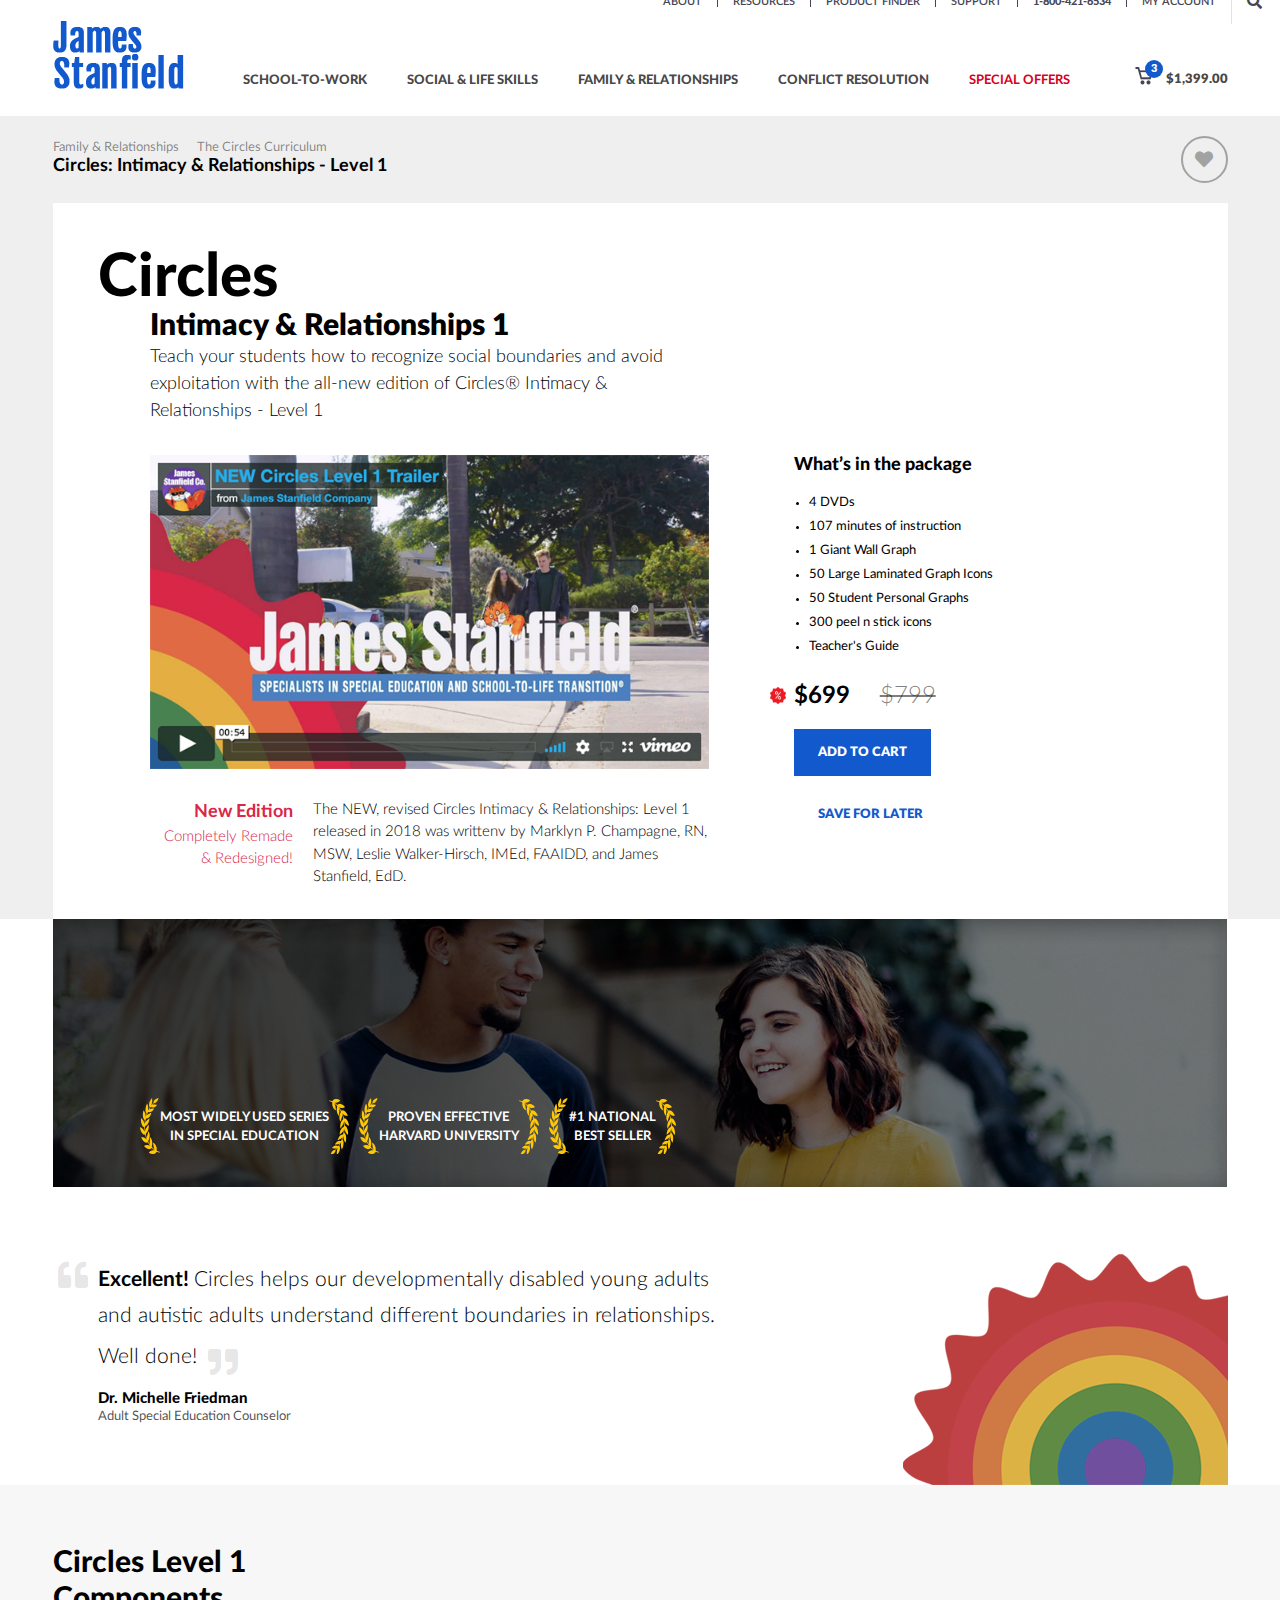
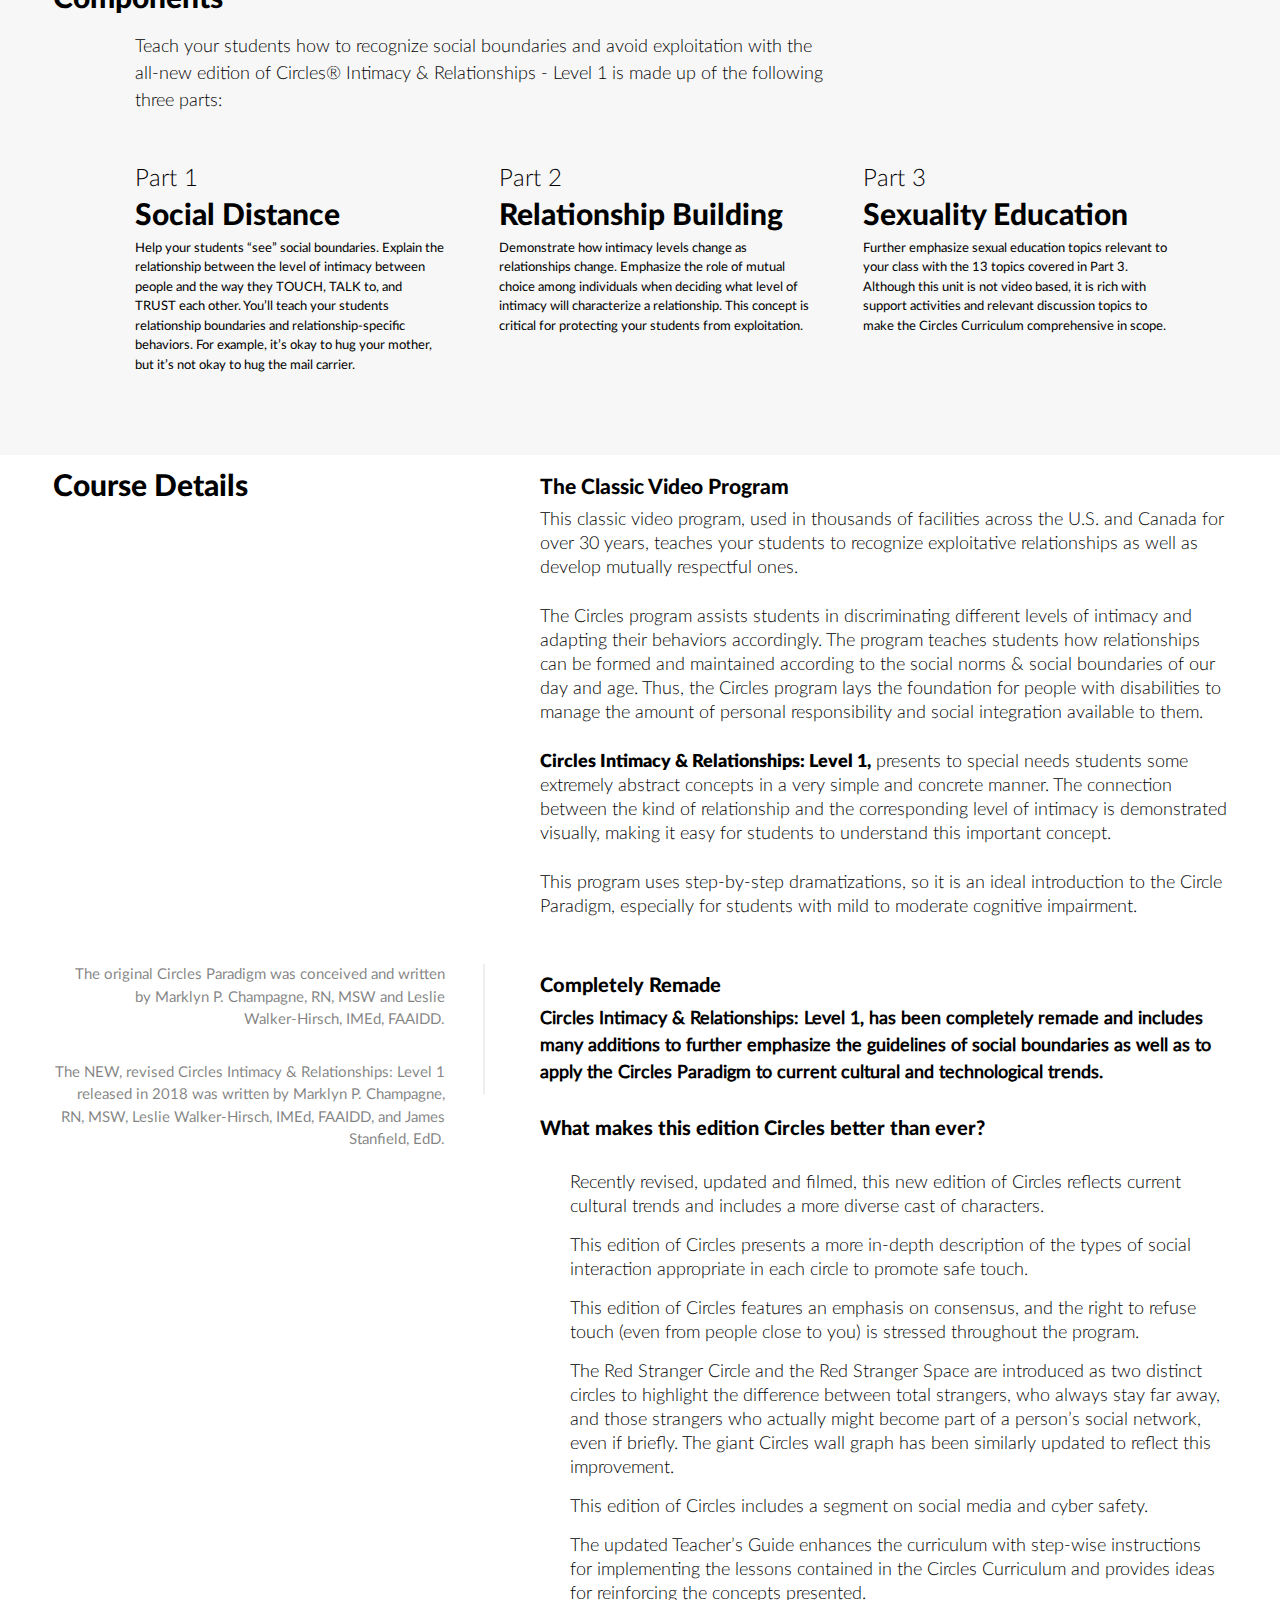
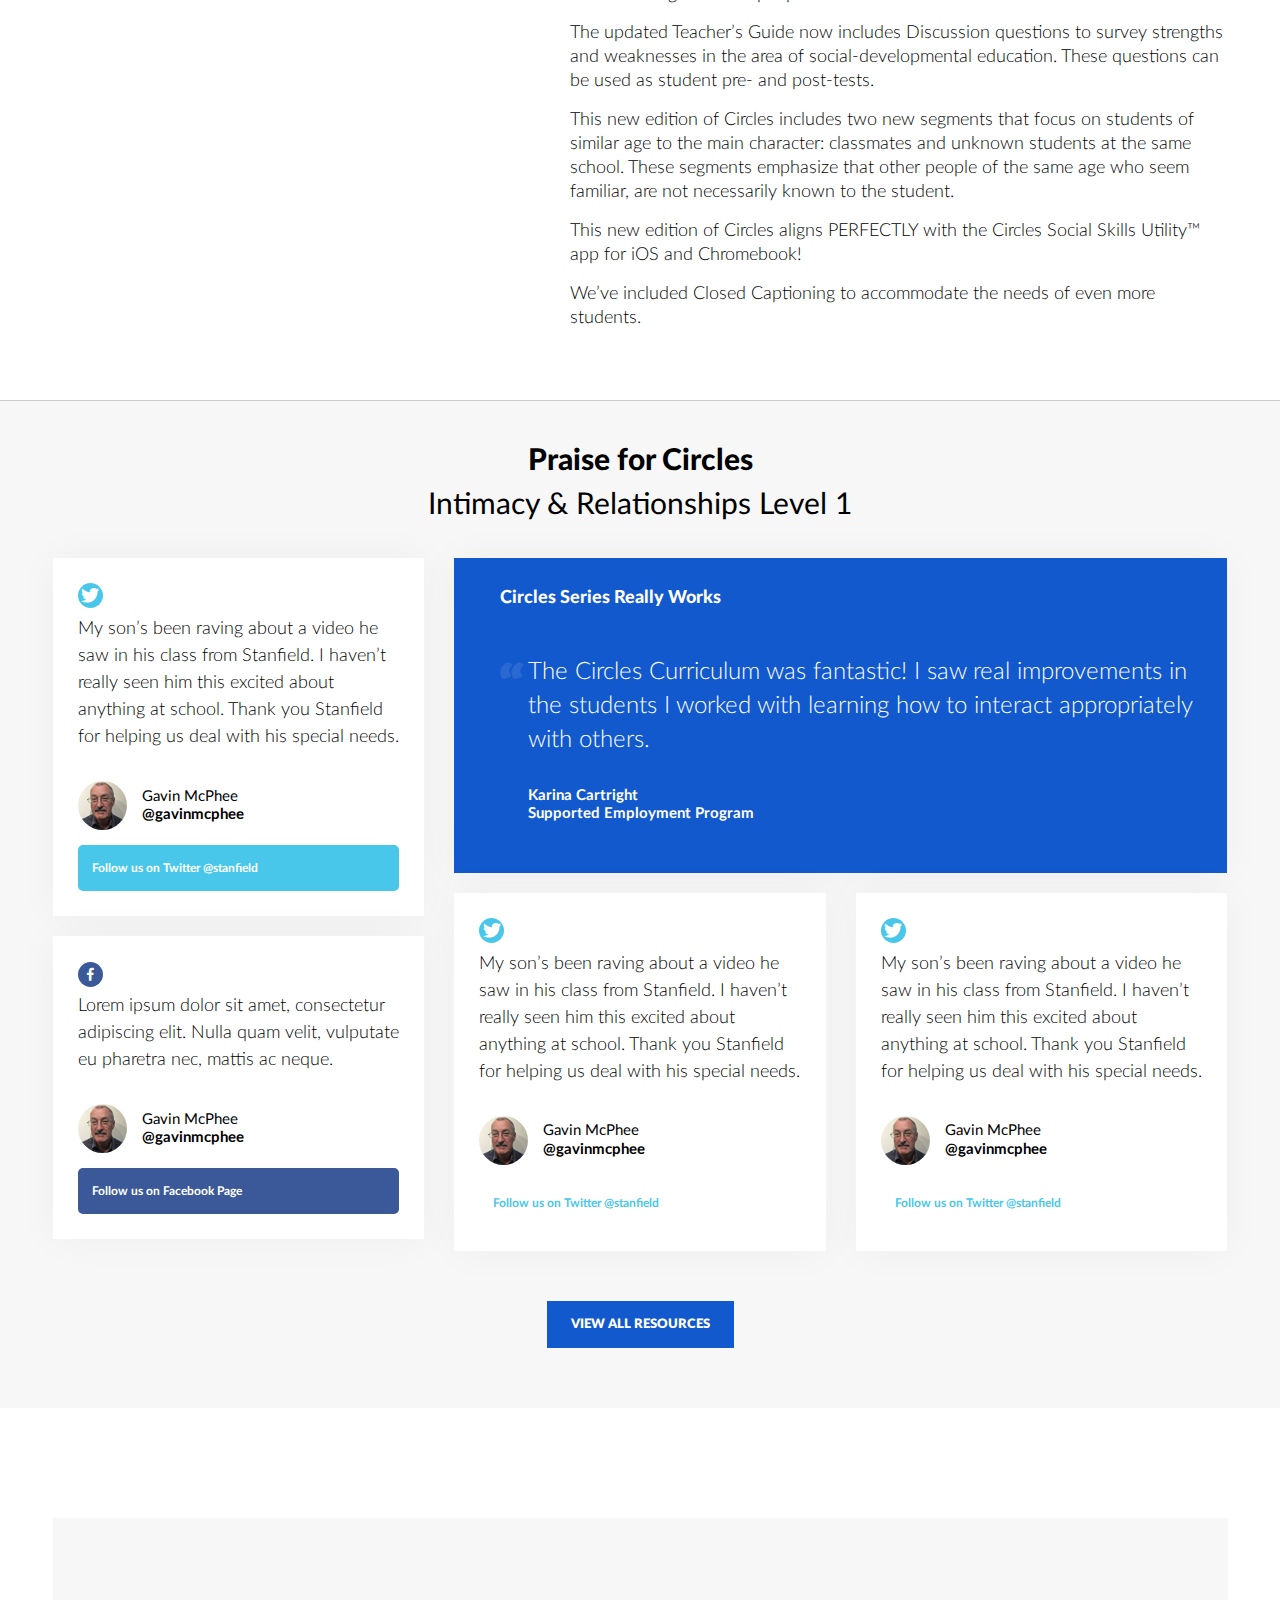
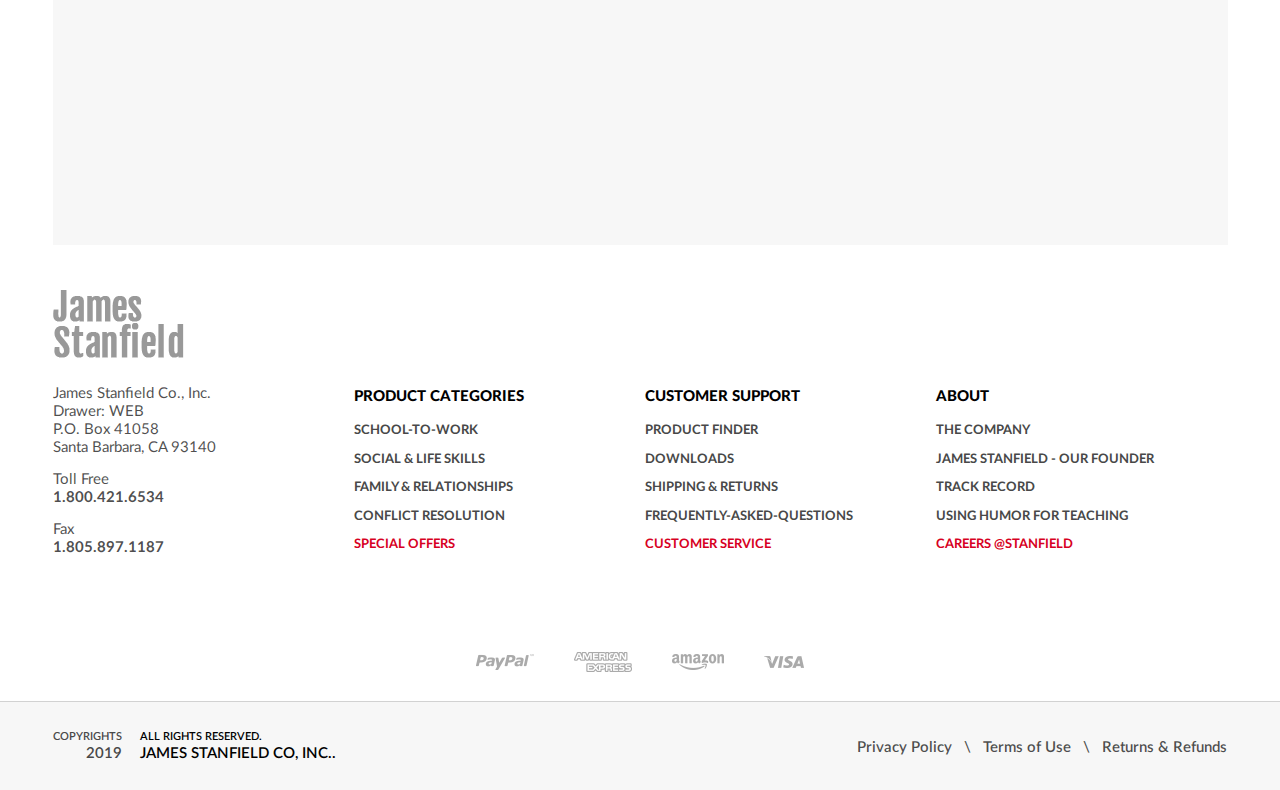
<file: HTML/product-detail.html>
<!DOCTYPE html>
<html lang="en">

<head>
    <meta charset="utf-8" />
    <meta name="viewport" content="width=device-width, initial-scale=1, shrink-to-fit=no" />
    <meta http-equiv="x-ua-compatible" content="ie=edge" />
    <title>James Stanfield</title>
    <!-- Font Awesome -->
    <!--
      <link rel="stylesheet" href="https://maxcdn.bootstrapcdn.com/font-awesome/4.7.0/css/font-awesome.min.css">
    -->
    <!-- <link
      href="https://fonts.googleapis.com/css?family=Lato"
      rel="stylesheet"
    /> -->

    <link href="css/fonts.css" rel="stylesheet" />
    <link rel="stylesheet" href="css/fontawesome-all.min.css" type="text/css" />
    <!-- Bootstrap core CSS -->
    <link href="css/bootstrap.min.css" rel="stylesheet" />
    <!-- Material Design Bootstrap -->
    <!-- <link href="css/mdb.min.css" rel="stylesheet" /> -->
    <link href="css/animate.css" rel="stylesheet" />
    <link href="css/myanimate.css" rel="stylesheet" />
    <!-- Your custom styles (optional) -->
    <link href="css/flexslider.css" rel="stylesheet" />

    <link href="css/style.css" rel="stylesheet" />
</head>

<body>
    <header class="bg-white">
        <div class="container">
            <div class="row">
                <div class="col-md-12">
                    <div class="top-bar d-inline-block  align-top">
                        <div class="top-nav-links d-flex justify-content-end font-family-latoSemiBold ">
                            <ul class="top-links list-unstyled font-11 ">
                                <li class="nav-item">
                                    <a class="nav-link" href="secure-bitcoin-storage.html">About</a>
                                </li>

                                <li class="nav-item">
                                    <a class="nav-link" href="blog.html">Resources</a>
                                </li>
                                <li class="nav-item">
                                    <a class="nav-link" href="about.html">Product Finder</a>
                                </li>
                                <li class="nav-item"><a class="nav-link" href="#">Support</a></li>
                                <li class="nav-item font-family-latoHeavy">1-800-421-6534</li>
                            </ul>
                            <ul class="myAccount list-unstyled font-11 ">
                                <li class="nav-item">
                                    <a class="nav-link" href="#">My Account</a>
                                </li>
                            </ul>
                            <div class="search-field">
                                <a class="text-454553" href="#"><i class="fas fa-search"></i></a>
                            </div>
                        </div>
                    </div>

                    <div class="d-flex">
                        <div class="logo">
                            <a href="index.html" class="h2 text-white font-weight-normal"><img src="img/logo.png" /></a>
                        </div>

                        <ul class="navbar-nav  font-family-latoHeavy font-13 text-uppercase ml-auto mr-auto mt-auto">
                            <li class="nav-item">
                                <a class="nav-link" href="school-to-work.html">SCHOOL-to-work</a>
                            </li>

                            <li class="nav-item">
                                <a class="nav-link" href="blog.html">social & Life skills</a>
                            </li>
                            <li class="nav-item">
                                <a class="nav-link" href="family-relationships.html">family & Relationships</a>
                            </li>
                            <li class="nav-item">
                                <a class="nav-link" href="#">Conflict resolution</a>
                            </li>
                            <li class="nav-item font-family-latoBold">
                                <a class="nav-link text-d70022" href="#">SPECIAL OFFERS</a>
                            </li>
                        </ul>
                        <div class="cart-option mr-0  mt-auto">
                            <a class="font-13 font-family-latoBlack" href=""><span class="position-relative"><img src="img/cart-Icon.png" /><i>3</i></span>
                                $1,399.00
                            </a>
                        </div>
                    </div>
                </div>
            </div>
        </div>
    </header>

    <div class="product-detail">
        <div class="container">
            <div class="row ">
                <div class="col-md-12">
                    <div class="pageTitle d-flex align-items-center">
                        <div class="">
                            <h4 class="font-13 font-family-latoRegular light-black-text-45 mb-0">Family & Relationships
                                <span class="ml-3">The Circles Curriculum</span></h4>
                            <h3 class="font-family-latoBold font-18 mb-0 ">Circles: Intimacy & Relationships - Level 1</h3>
                        </div>
                        <div class="ml-auto">
                            <a href="#;" class="favourite-banner "><i class="fas fa-heart"></i></a>
                        </div>
                    </div>
                </div>
            </div>
        </div>

        <div class="container circles-level">
            <div class=" font-18 fadeInUp circles-level-wrap bg-white animated font-family-latoLight">

                <div class="tabText">
                    <h2 class="font-family-latoHeavy line-height-one">
                        Circles
                    </h2>

                </div>
                <div class="banner-caption">
                    <div class="col-7 top-head-subcontent">
                        <h5 class="font-family-latoBlack font-30 mb-0  ">Intimacy & Relationships 1</h5>
                        <p class="font-18">Teach your students how to recognize social boundaries and avoid
                            exploitation with the all-new edition of Circles® Intimacy & Relationships - Level 1</p>
                    </div>
                    <div class="col-4"></div>
                </div>

                <div class="banner-caption row top-head-content justify-content-evenly">
                    <div class="col-7">
                        <div class="video">
                            <img src="img/video.png" alt="" class="img-fluid">
                        </div>

                        <div class="d-flex">
                            <div class="video-left-pane font-15 text-right text-d92748 ">
                                <span class="font-family-latoBold font-18">New Edition </span> Completely Remade &
                                Redesigned!
                            </div>

                            <div class="video-right-pane font-15 text-left">
                                The NEW, revised Circles Intimacy & Relationships: Level 1 released in 2018 was
                                writtenv by Marklyn P. Champagne, RN, MSW, Leslie Walker-Hirsch, IMEd, FAAIDD, and
                                James Stanfield, EdD.
                            </div>
                        </div>

                    </div>

                    <div class="col-5">
                        <div class="package-content hasoffer">
                            <h5 class="font-18 font-family-latoHeavy mb-0">
                                What’s in the package
                            </h5>
                            <ul class="font-13 font-family-latoRegular p-3 mb-1">
                                <li> 4 DVDs</li>
                                <li> 107 minutes of instruction</li>
                                <li> 1 Giant Wall Graph</li>
                                <li> 50 Large Laminated Graph Icons</li>
                                <li> 50 Student Personal Graphs</li>
                                <li> 300 peel n stick icons</li>
                                <li> Teacher's Guide</li>
                            </ul>

                            <div class="package-price font-24">
                                <span class="font-family-latoBold mr-4">$699</span> <strike class="light-black-text-50 font-family-latoLight">$799</strike>
                            </div>

                            <div class="my-3">
                                <a href="#" class="cart-btn btn font-family-latoBlack font-13 text-white">ADD TO CART</a>
                            </div>
                            <div class="my-3">
                                <a href="#" class="later-btn btn font-family-latoBlack text-1259cd font-13 text-white">SAVE
                                    FOR LATER</a>
                            </div>
                        </div>
                    </div>
                </div>
            </div>
        </div>
    </div>

    <section class="bg-white circle-level-next">
        <div class="container ">
            <div class="position-relative animated fadeInUp">
                <img src="img/circle-level2.png" alt="" class="img-fluid">
                <div class="series-features">
                    <ul class="font-family-latoBold font-13">
                        <li>MOST WIDELY USED SERIES
                            <div class="font-12">IN SPECIAL EDUCATION</div>
                        </li>
                        <li>PROVEN EFFECTIVE
                            <div class="font-12">HARVARD UNIVERSITY</div>
                        </li>
                        <li>#1 NATIONAL
                            <div class="font-12">BEST SELLER</div>
                        </li>
                    </ul>
                </div>
            </div>

            <div class="section-review">
                <div class="row justify-content-evenly">
                    <div class="col-7">
                        <div class="section-review-content">
                            <p class="font-family-latoLight font-21">
                                <span class="font-family-latoBold">Excellent! </span>Circles helps our developmentally
                                disabled young adults and autistic adults understand different boundaries in
                                relationships. Well done!
                            </p>
                            <div class="detail-info font-family-latoHeavy">
                                <div class="font-15">
                                    Dr. Michelle Friedman
                                </div>
                                <span class="font-13 font-family-latoRegular light-black-text-70 ">
                                    Adult Special Education Counselor
                                </span>
                            </div>
                        </div>
                    </div>

                    <div class="col-5"></div>

                </div>
            </div>
        </div>
    </section>

    <section class=" ourPrograms-single bg-f7f7f7 product-top-wrap">


        <div class=" position-relative circle-components-wrap" id="nav-tabContent">
            <div class="" id="hni-content">
                <div class="container">

                    <div class="circle-level ">
                        <div class="font-family-latoLight position-relative ">
                            <h1 class="font-family-latoHeavy product-top-head font-30 ">Circles Level 1 Components</h1>
                        </div>
                    </div>

                    <div class="row level-content">

                        <div class="col-12">
                            <div class="circle-level-content">
                                <p class="font-18 font-family-latoLight">Teach your students how to recognize social
                                    boundaries and avoid exploitation with the all-new edition of Circles® Intimacy &
                                    Relationships - Level 1 is made up of the following three parts:</p>
                            </div>
                        </div>

                        <div class="col-4">
                            <div class="wrap">
                                <div class="part-count h4 font-family-latoLight m-0">
                                    Part 1
                                </div>
                                <div class="font-30 part-name font-family-latoHeavy">
                                    Social Distance
                                </div>
                                <p class="font-family-latoRegular font-13">
                                    Help your students “see” social boundaries. Explain the relationship between the
                                    level of intimacy between people and the way they TOUCH, TALK to, and TRUST each
                                    other. You’ll teach your students relationship boundaries and relationship-specific
                                    behaviors. For example, it’s okay to hug your mother, but it’s not okay to hug the
                                    mail carrier.
                                </p>

                            </div>
                        </div>

                        <div class="col-4">
                            <div class="wrap">
                                <div class="part-count h4 font-family-latoLight m-0">
                                    Part 2
                                </div>
                                <div class="font-30 part-name font-family-latoHeavy">
                                    Relationship Building
                                </div>
                                <p class="font-family-latoRegular font-13">
                                    Demonstrate how intimacy levels change as relationships change. Emphasize the role
                                    of mutual choice among individuals when deciding what level of intimacy will
                                    characterize a relationship. This concept is critical for protecting your students
                                    from exploitation.
                                </p>

                            </div>
                        </div>

                        <div class="col-4">
                            <div class="wrap">
                                <div class="part-count h4 font-family-latoLight m-0">
                                    Part 3
                                </div>
                                <div class="font-30 part-name font-family-latoHeavy">
                                    Sexuality Education
                                </div>
                                <p class="font-family-latoRegular font-13">
                                    Further emphasize sexual education topics relevant to your class with the 13 topics
                                    covered in Part 3. Although this unit is not video based, it is rich with support
                                    activities and relevant discussion topics to make the Circles Curriculum
                                    comprehensive in scope.
                                </p>

                            </div>
                        </div>

                    </div>

                </div>
            </div>
        </div>
        <div class="container">

        </div>
    </section>
    <section class="program-series resource-content-wrap">
        <div class="container">
            <div class="row justify-content-evenly">

                <div class="col-md-5">
                    <div class="font-family-latoHeavy font-30">
                        Course Details
                    </div>

                </div>

                <div class="col-md-7 pl-0">
                    <div class="contentdata course-content font-family-latoLight">

                        <h6 class="font-21 font-family-latoHeavy">The Classic Video Program</h6>
                        <p>This classic video program, used in thousands of facilities across the U.S. and Canada for
                            over 30 years, teaches your students to recognize exploitative relationships as well as
                            develop mutually respectful ones. </p>

                        <p>The Circles program assists students in discriminating different levels of intimacy and
                            adapting their behaviors accordingly. The program teaches students how relationships can be
                            formed and maintained according to the social norms & social boundaries of our day and age.
                            Thus, the Circles program lays the foundation for people with disabilities to manage the
                            amount of personal responsibility and social integration available to them.</p>

                        <p><b>Circles Intimacy & Relationships: Level 1,</b> presents to special needs students some
                            extremely abstract concepts in a very simple and concrete manner. The connection between
                            the kind of relationship and the corresponding level of intimacy is demonstrated visually,
                            making it easy for students to understand this important concept. </p>

                        <p>This program uses step-by-step dramatizations, so it is an ideal introduction to the Circle
                            Paradigm, especially for students with mild to moderate cognitive impairment.</p>

                    </div>
                </div>
            </div>

            <div class="row justify-content-evenly">
                <div class="col-md-5">
                    <div class="float-content light-black-text-70">
                        <div>
                            <p>The original Circles Paradigm was conceived and written<br /> by Marklyn P. Champagne,
                                RN, MSW and Leslie<br /> Walker-Hirsch, IMEd, FAAIDD.</p>

                            <p>The NEW, revised Circles Intimacy & Relationships: Level 1 released in 2018 was written
                                by Marklyn P. Champagne, RN, MSW, Leslie Walker-Hirsch, IMEd, FAAIDD, and James
                                Stanfield, EdD.</p>
                        </div>
                    </div>
                </div>

                <div class="col-md-7 pl-0">
                    <div class="contentdata course-content ">
                        <div class="remade">
                            <h6 class="font-20 font-family-latoHeavy">Completely Remade</h6>
                            <p class="font-family-latoRegular">Circles Intimacy & Relationships: Level 1, has been
                                completely remade and includes many additions to further emphasize the guidelines of
                                social boundaries as well as to apply the Circles Paradigm to current cultural and
                                technological trends.</p>
                        </div>

                        <div class="edition-circle">
                            <h6 class="font-20 font-family-latoHeavy">What makes this edition Circles better than ever?</h6>

                            <div class="edition-circle-content">
                                <p> Recently revised, updated and filmed, this new edition of Circles reflects current
                                    cultural trends and includes a more diverse cast of characters.</p>
                                <p> This edition of Circles presents a more in-depth description of the types of social
                                    interaction appropriate in each circle to promote safe touch.</p>
                                <p> This edition of Circles features an emphasis on consensus, and the right to refuse
                                    touch (even from people close to you) is stressed throughout the program.</p>
                                <p> The Red Stranger Circle and the Red Stranger Space are introduced as two distinct
                                    circles to highlight the difference between total strangers, who always stay far
                                    away, and those strangers who actually might become part of a person’s social
                                    network, even if briefly. The giant Circles wall graph has been similarly updated
                                    to reflect this improvement.</p>
                                <p>This edition of Circles includes a segment on social media and cyber safety.</p>
                                <p> The updated Teacher’s Guide enhances the curriculum with step-wise instructions for
                                    implementing the lessons contained in the Circles Curriculum and provides ideas for
                                    reinforcing the concepts presented.</p>
                                <p> The updated Teacher’s Guide now includes Discussion questions to survey strengths
                                    and weaknesses in the area of social-developmental education. These questions can
                                    be used as student pre- and post-tests.
                                    <p> This new edition of Circles includes two new segments that focus on students of
                                        similar age to the main character: classmates and unknown students at the same
                                        school. These segments emphasize that other people of the same age who seem
                                        familiar, are not necessarily known to the student.</p>
                                    <p> This new edition of Circles aligns PERFECTLY with the Circles Social Skills
                                        Utility™ app for iOS and Chromebook!</p>
                                    <p>We’ve included Closed Captioning to accommodate the needs of even more students.</p>
                            </div>

                        </div>
                    </div>
                </div>
            </div>



        </div>
    </section>

    <section class="thestanfieldWay">
        <div class="container">
            <div class="row ">
                <div class="col text-center">
                    <h2 class="stanFieldWayTitle mx-auto font-family-latoHeavy font-30 ">Praise for Circles</h2>
                    <span class="font-family-latoRegular font-30">Intimacy & Relationships Level 1</span>
                </div>
            </div>
            <div class="socialTestimonials detailTestimonials">
                <div class="row ">
                    <div class="col-4">
                        <div class="socialTestimonialsType socialTestimonialsType1 bg-white">

                            <div class="font-family-latoLight font-18  bg-white">
                                <div><i class="fab fa-twitter"></i></div>
                                <p>
                                    My son’s been raving about a video he saw in his class from Stanfield. I haven’t
                                    really seen him this
                                    excited about anything at school. Thank you Stanfield for helping us deal with his
                                    special needs.
                                </p>
                                <div class="font-15 font-family-latoRegular line-height-one d-flex align-items-center">
                                    <img class="border50 mr-3" src="img/img4.jpg">
                                    <div class="">
                                        <div>Gavin McPhee</div>
                                        <div class="font-15 font-family-latoBold mt-1">@gavinmcphee</div>
                                    </div>
                                </div>
                                <a href="" class="font-12 font-family-latoBold">Follow us on Twitter @stanfield</a>
                            </div>

                        </div>

                        <div class="socialTestimonialsType socialTestimonialsType1 bg-white">

                            <div class="font-family-latoLight font-18  bg-white">
                                <div class="facebook-icon"><i class="fab fa-facebook-f"></i></div>
                                <p>
                                    Lorem ipsum dolor sit amet, consectetur adipiscing elit. Nulla quam velit,
                                    vulputate eu pharetra nec, mattis ac neque.
                                </p>
                                <div class="font-15 font-family-latoRegular line-height-one d-flex align-items-center">
                                    <img class="border50 mr-3" src="img/img4.jpg">
                                    <div class="">
                                        <div>Gavin McPhee</div>
                                        <div class="font-15 font-family-latoBold mt-1">@gavinmcphee</div>
                                    </div>
                                </div>
                                <a href="" class="font-12 follow-facebook font-family-latoBold">Follow us on Facebook
                                    Page</a>
                            </div>

                        </div>
                    </div>
                    <div class="col-8">
                        <div class="socialTestimonialsType socialTestimonialsType2 bg-1259cd text-white">
                            <div class="">
                                <h3 class="font-18 font-family-latoHeavy">Circles Series Really Works</h3>
                            </div>
                            <div class="font-family-latoLight font-24 ">
                                <div class="quotes position-relative">
                                    <p>The Circles Curriculum was fantastic! I saw real improvements in the students I
                                        worked with learning how to interact appropriately with others.</p>
                                    <div class="font-family-latoBold font-15 quotes-author">Karina Cartright <br />
                                        Supported Employment Program
                                    </div>
                                </div>
                            </div>

                        </div>

                        <div class="row">
                            <div class="col-6">
                                <div class="socialTestimonialsType side-testimonial socialTestimonialsType1 bg-white">

                                    <div class="font-family-latoLight font-18  bg-white">
                                        <div><i class="fab fa-twitter"></i></div>
                                        <p>
                                            My son’s been raving about a video he saw in his class from Stanfield. I
                                            haven’t
                                            really seen him this
                                            excited about anything at school. Thank you Stanfield for helping us deal
                                            with his
                                            special needs.
                                        </p>
                                        <div class="font-15 font-family-latoRegular line-height-one d-flex align-items-center">
                                            <img class="border50 mr-3" src="img/img4.jpg">
                                            <div class="">
                                                <div>Gavin McPhee</div>
                                                <div class="font-15 font-family-latoBold mt-1">@gavinmcphee</div>
                                            </div>
                                        </div>
                                        <a href="" class="font-12 font-family-latoBold">Follow us on Twitter @stanfield</a>
                                    </div>

                                </div>
                            </div>

                            <div class="col-6">
                                <div class="socialTestimonialsType side-testimonial socialTestimonialsType1 bg-white">

                                    <div class="font-family-latoLight font-18  bg-white">
                                        <div><i class="fab fa-twitter"></i></div>
                                        <p>
                                            My son’s been raving about a video he saw in his class from Stanfield. I
                                            haven’t
                                            really seen him this
                                            excited about anything at school. Thank you Stanfield for helping us deal
                                            with his
                                            special needs.
                                        </p>
                                        <div class="font-15 font-family-latoRegular line-height-one d-flex align-items-center">
                                            <img class="border50 mr-3" src="img/img4.jpg">
                                            <div class="">
                                                <div>Gavin McPhee</div>
                                                <div class="font-15 font-family-latoBold mt-1">@gavinmcphee</div>
                                            </div>
                                        </div>
                                        <a href="" class="font-12 font-family-latoBold">Follow us on Twitter @stanfield</a>
                                    </div>

                                </div>
                            </div>
                        </div>
                    </div>
                </div>
                <div class="text-center">
                    <a href="#;" class="viewBtn font-family-latoBlack btn text-uppercase bg-1259cd text-white button-transition">VIEW
                        ALL
                        RESOURCES</a>

                </div>
            </div>
        </div>
    </section>

    <section class="signUpUs">
        <div class="container">
            <div class="row ">
                <div class="col">

                    <div class="row mx-0 signupwrap">
                        <div class="col-md-7 px-0 ">
                            <div class="signupofferdetail d-flex">
                                <div class="signupimg d-flex ">
                                    <div class="img1">
                                        <img src="img/2.jpg" class="fadeInUp animated wow" data-wow-delay=".1s"
                                            data-wow-duration="1s">
                                    </div>
                                    <div class="img2">
                                        <img src="img/1.jpg" data-wow-delay=".2s" data-wow-duration="1s" class="fadeInUp animated wow">

                                    </div>
                                </div>
                                <div class="signupcontent font-24   d-flex flex-column fadeInUp animated wow">
                                    <div class="font-family-latoHeavy signuptop">Sign Up to receive news alerts,
                                        special offers &
                                        promotions.
                                        <div class="font-18 font-family-latoBold text-1259cd mt-2 line-height-one">Get
                                            25% OFF</div>
                                    </div>
                                    <div class="mt-auto font-13 text-right">Valid for first-time registrants only &
                                        applies to regular
                                        price items only.
                                        <div><a href="" class="text-underline">Privacy Policy</a></div>
                                    </div>
                                </div>
                            </div>
                        </div>
                        <div class="col-md-5 px-0  d-flex flex-column ">
                            <div class="newsletterForm fadeInRight animated wow" class="font-13 font-family-latoLight">
                                As a thank you for signing up for emails, take 25% off regular price courses. Plus,
                                you’ll have advance
                                notification of exclusive offers, new offerings, and more.
                                <div> <input type="text" placeholder="Your Email Address" class="font-13 font-family-latoLight"></div>
                                <div>
                                    <input type="submit" value="subscribe" class="text-uppercase btn bg-1259cd text-white"></div>
                            </div>
                        </div>
                    </div>
                </div>
            </div>
    </section>
    <footer>
        <div class="container position-relative">
            <div class="footer-main bg-white ">
                <div class="row">
                    <div class="col-3">
                        <div class="footer-address position-relative text-left">
                            <img src="img/footer-logo.png" />
                            <div class="light-black-text-70">
                                James Stanfield Co., Inc.<br />
                                Drawer: WEB<br />
                                P.O. Box 41058<br />
                                Santa Barbara, CA 93140
                                <div class="cmethod">
                                    Toll Free
                                    <div class="font-family-latoBold">1.800.421.6534</div>

                                    Fax
                                    <div class="font-family-latoBold">1.805.897.1187</div>
                                </div>
                            </div>
                        </div>
                    </div>
                    <div class="col">
                        <div class="footer-links d-flex justify-content-between">
                            <div class="linkcol">
                                <h5 class="font-family-latoHeavy font-15 text-uppercase">
                                    PRODUCT CATEGORIES
                                </h5>
                                <ul class="list-unstyled font-family-latoBold font-13 text-uppercase">
                                    <li><a href="#;">SCHOOL-to-WORK</a></li>
                                    <li><a href="#;">social & Life skills</a></li>
                                    <li><a href="#;">family & Relationships</a></li>
                                    <li><a href="#;">Conflict resolution</a></li>
                                    <li><a href="#;" class="text-d70022">SPECIAL OFFERS</a></li>
                                </ul>
                            </div>
                            <div class="linkcol">
                                <h5 class="font-family-latoHeavy font-15 text-uppercase">
                                    CUSTOMER SUPPORT
                                </h5>
                                <ul class="list-unstyled font-family-latoBold font-13 text-uppercase">
                                    <li><a href="#;">product finder</a></li>
                                    <li><a href="#;">Downloads</a></li>
                                    <li><a href="#;">Shipping & Returns</a></li>
                                    <li><a href="#;">FREquently-asked-questions</a></li>
                                    <li><a href="#;" class="text-d70022">Customer Service</a></li>
                                </ul>
                            </div>

                            <div class="linkcol">
                                <h5 class="font-family-latoHeavy font-15 text-uppercase">
                                    ABOUT
                                </h5>
                                <ul class="list-unstyled font-family-latoBold font-13 text-uppercase">
                                    <li><a href="#;">THE COMPANY</a></li>
                                    <li><a href="#;">JAMES STANFIELD - OUR FOUNDER </a></li>
                                    <li><a href="#;">Track Record</a></li>
                                    <li><a href="#;">USING HUMOR FOR TEACHING</a></li>
                                    <li><a href="#;" class="text-d70022">CAREERS @STANFIELD</a></li>
                                </ul>
                            </div>

                        </div>
                    </div>
                </div>
                <div class="row">
                    <div class="col text-center">
                        <ul class="list-unstyled fcards">
                            <li><img src="img/paypal.png"></li>
                            <li><img src="img/american.png"></li>
                            <li><img src="img/amazon.png"></li>
                            <li><img src="img/visa.png"></li>
                        </ul>
                    </div>
                </div>
            </div>
        </div>
        <div class="footer-bottom ">
            <div class="container ">
                <div class="row">
                    <div class="col-md-5  ">
                        <div class="copyright-section ">
                            <div class="d-inline-block align-middle font-family-latoSemiBold font-11 text-uppercase">
                                <div class="float-left text-right"> Copyrights
                                    <div class="font-15">2019</div>
                                </div>
                                <div class="all-reserved float-left">
                                    All Rights Reserved.
                                    <div class="font-15">James Stanfield Co, Inc..</div>
                                </div>
                            </div>
                        </div>
                    </div>
                    <div class="col-md-7 text-right footer-tlinks font-family-latoSemiBold">

                        <div class="float-right"><a class="" href="privacy-policy.html">Privacy Policy</a>
                            <span>\</span>
                            <a class="" href="terms-of-use.html">Terms of Use</a>
                            <span>\</span>
                            <a class="" href="terms-of-use.html">Returns & Refunds</a></div>
                    </div>
                </div>
            </div>
        </div>
    </footer>
    <!-- SCRIPTS -->
    <!-- JQuery -->
    <script type="text/javascript" src="js/jquery-3.3.1.min.js"></script>
    <!-- Bootstrap tooltips -->
    <script type="text/javascript" src="js/popper.min.js"></script>
    <!-- Bootstrap core JavaScript -->
    <script type="text/javascript" src="js/bootstrap.min.js"></script>
    <script type="text/javascript" src="js/wow.js"></script>
    <script type="text/javascript" src="js/jquery.flexslider.js"></script>
    <!-- MDB core JavaScript -->
    <!-- <script type="text/javascript" src="js/mdb.min.js"></script> -->
    <!--
      <script type="text/javascript" src="js/jquery.validate.min.js"></script>
      <script src="js/index.js"></script>
      <script type="text/javascript" src="js/subscribe.js"></script>
      <script type="text/javascript" src="js/custom.js"></script>
    -->
    <script type="text/javascript">
        new WOW().init();
        $(".solutions-wrap .nav-tabs a.nav-item").click(function () {
            console.log("sd");
            setTimeout(function () {
                $(".tab-pane.active .solution-tab-image li img").addClass(
                    "zoomIn  wow animated"
                );
                $(".tab-pane.active .solution-tab-image li img").css(
                    "visibility",
                    "visible"
                );
            }, 100);
            setTimeout(function () {
                $(".tab-pane.active .solution-tab-image li i").addClass(
                    "fadeInDown  wow animated"
                );
                $(".tab-pane.active .solution-tab-image li i").css(
                    "visibility",
                    "visible"
                );
            }, 2000);
        });

        $(".flexslider").flexslider({
            animation: "slide",
            animationLoop: false,
            loop: true,
            minItems: 2,
            maxItems: 2,
            itemWidth: 400,
            itemMargin: 0,
            controlNav: false,
            move: 1
        });

        $(".arrowsLink-solutions .nextLink").click(function () {
            $(".solutions-wrap .nav-tabs > .active")
                .next("a")
                .trigger("click");
        });

        $(".arrowsLink-solutions .prevLink").click(function () {
            $(".solutions-wrap .nav-tabs > .active")
                .prev("a")
                .trigger("click");
        });
    </script>
</body>

</html>
</file>
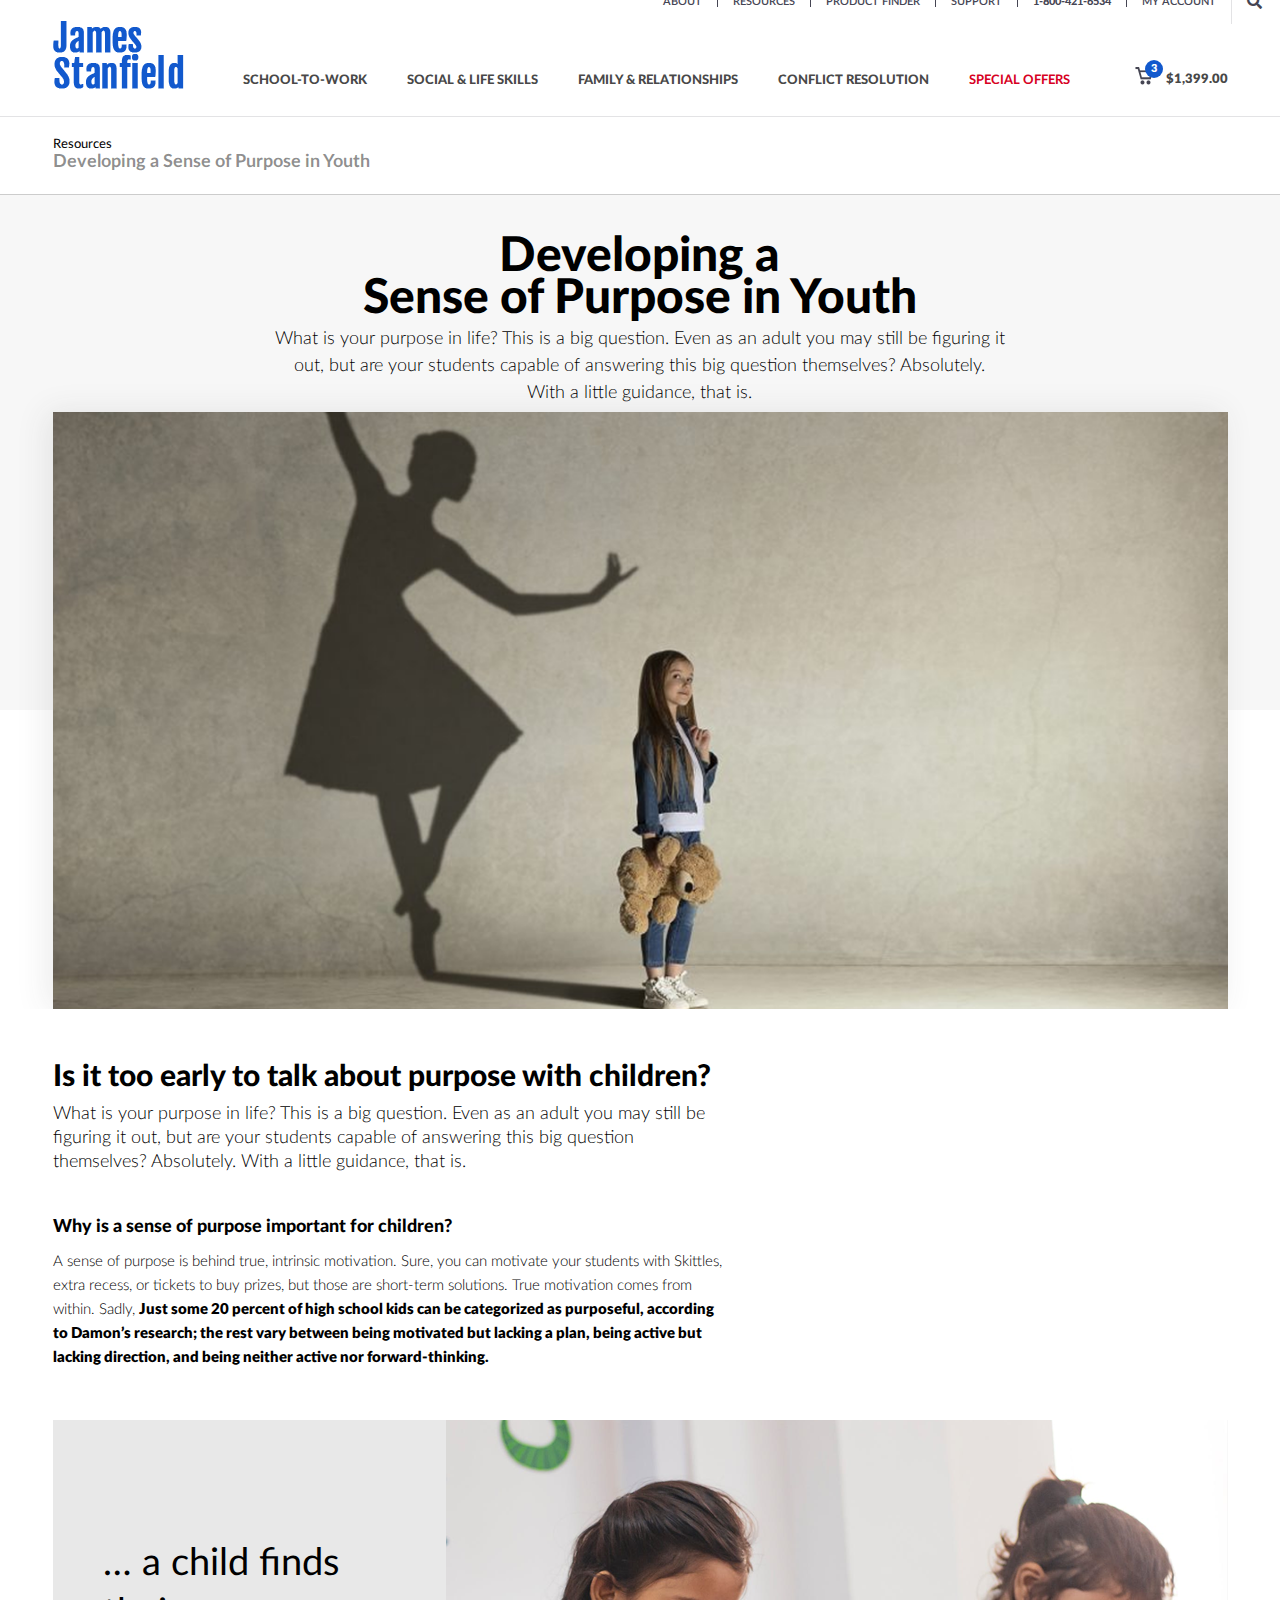
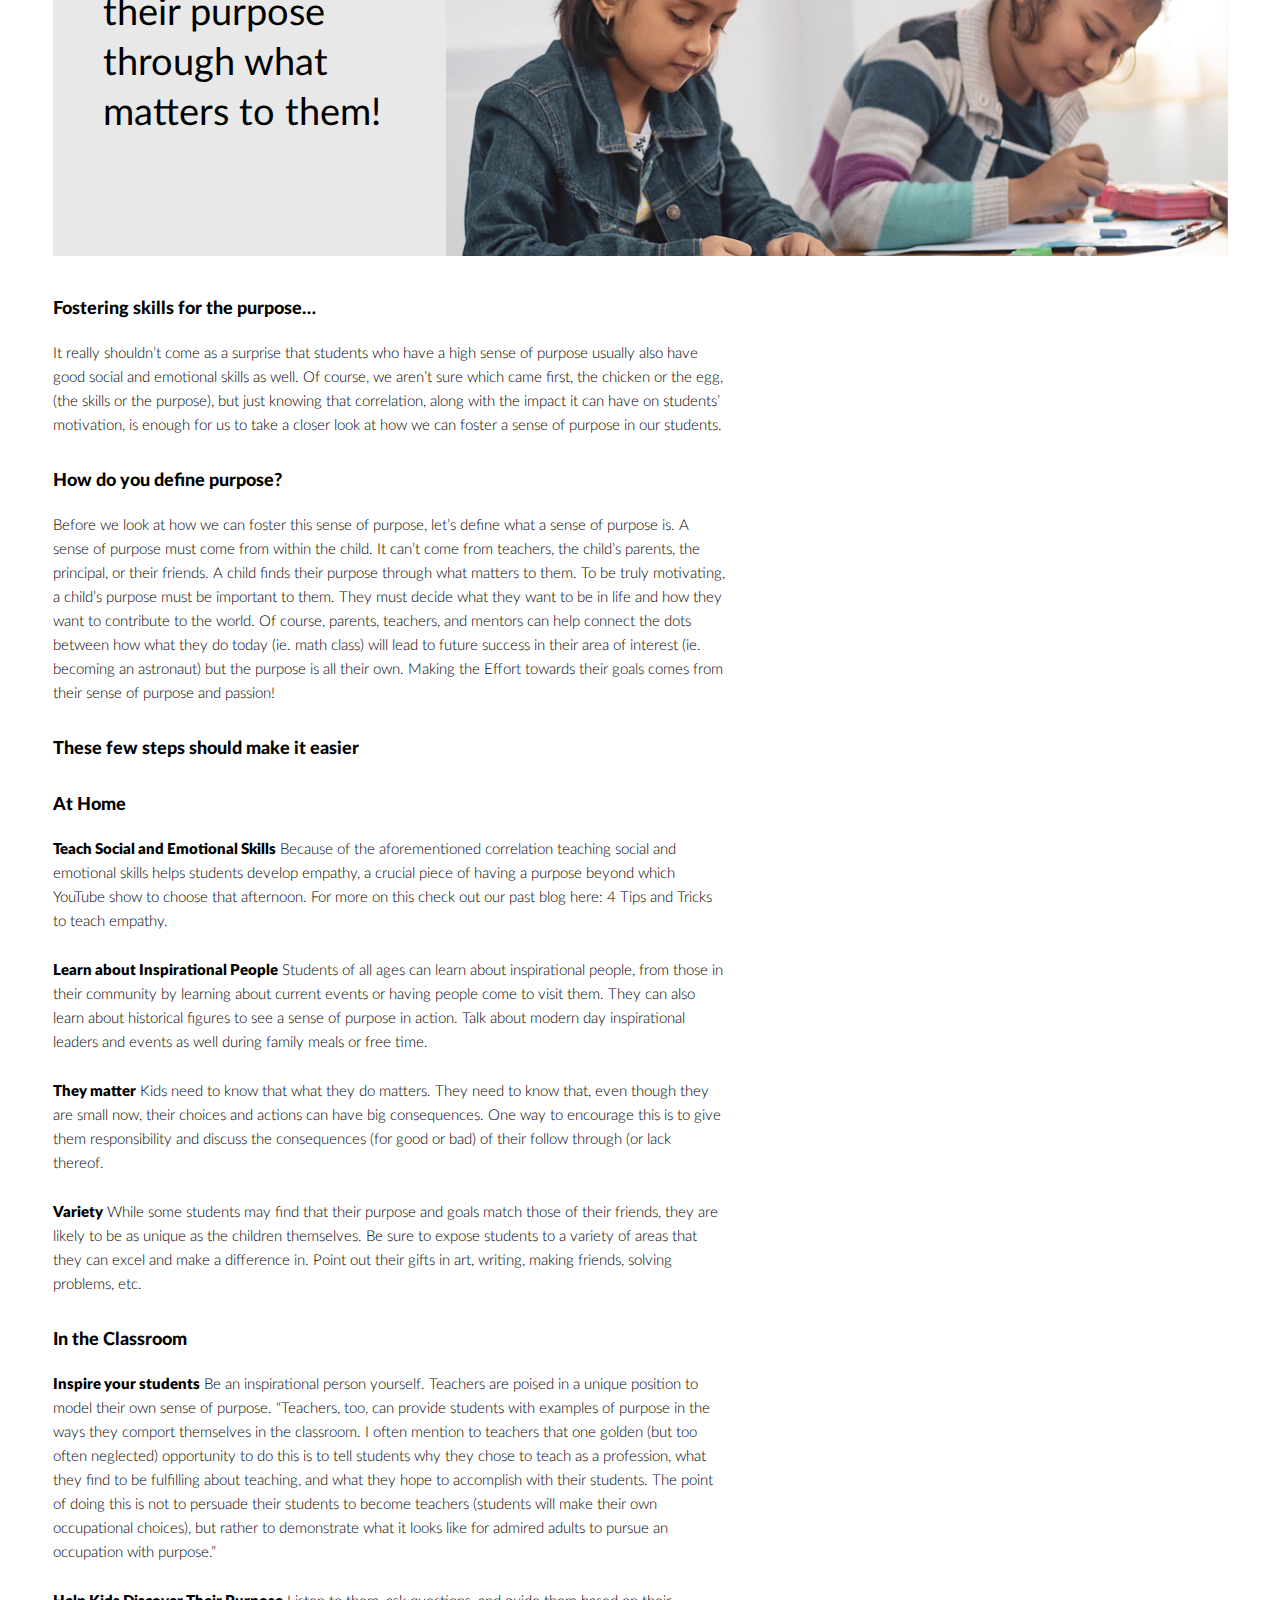
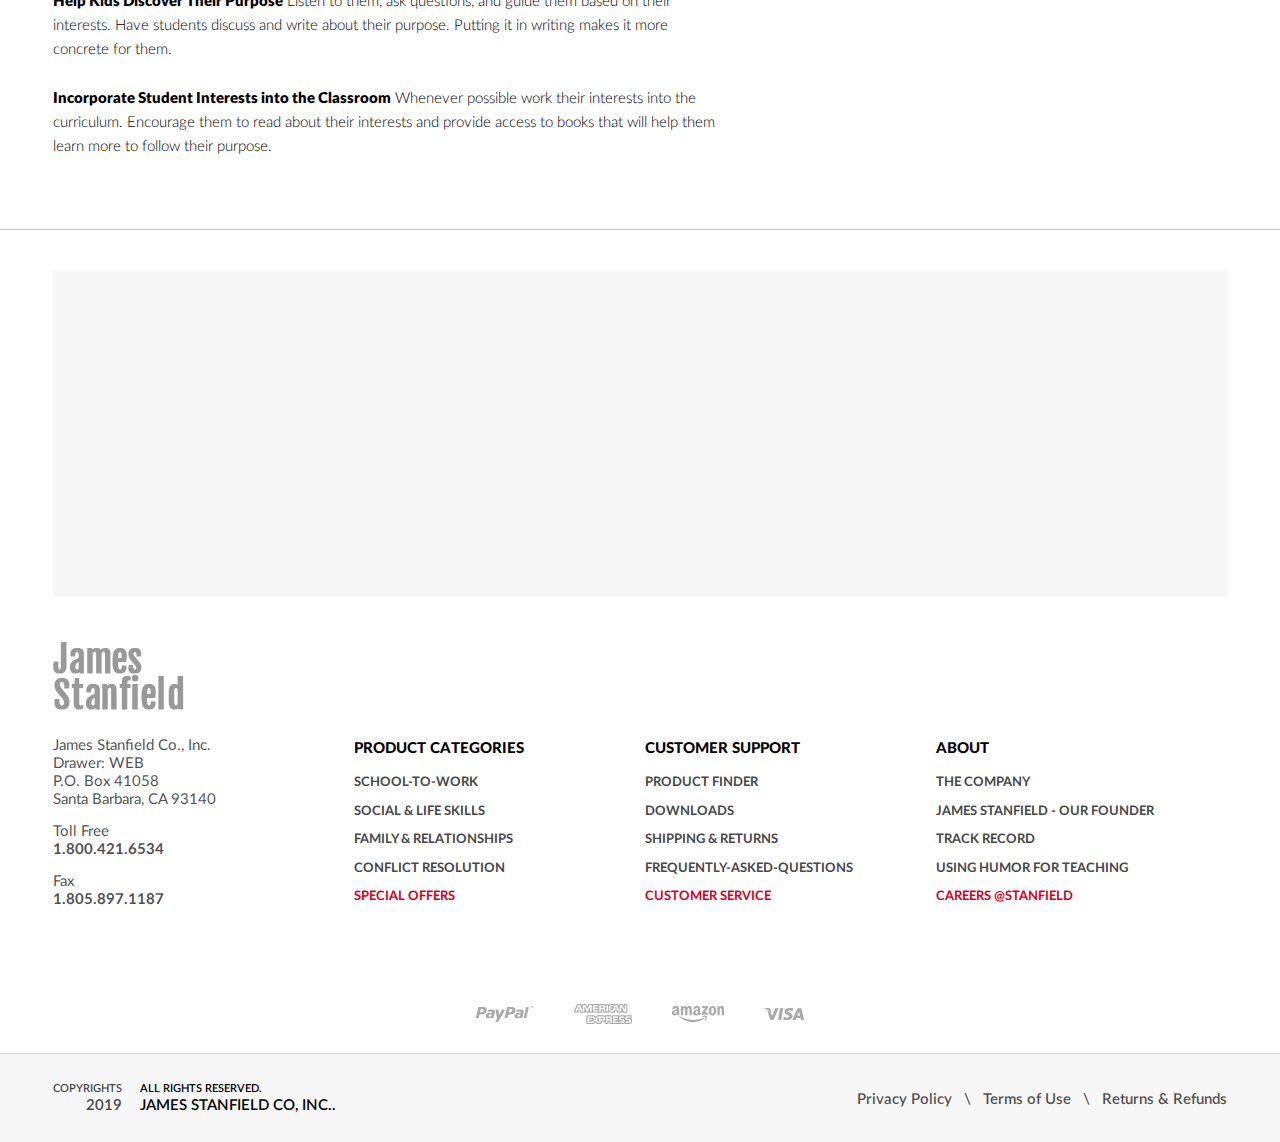
<file: HTML/resource-detail.html>
<!DOCTYPE html>
<html lang="en">

<head>
    <meta charset="utf-8" />
    <meta name="viewport" content="width=device-width, initial-scale=1, shrink-to-fit=no" />
    <meta http-equiv="x-ua-compatible" content="ie=edge" />
    <title>James Stanfield</title>
    <!-- Font Awesome -->
    <!--
      <link rel="stylesheet" href="https://maxcdn.bootstrapcdn.com/font-awesome/4.7.0/css/font-awesome.min.css">
    -->
    <!-- <link
      href="https://fonts.googleapis.com/css?family=Lato"
      rel="stylesheet"
    /> -->

    <link href="css/fonts.css" rel="stylesheet" />
    <link rel="stylesheet" href="css/fontawesome-all.min.css" type="text/css" />
    <!-- Bootstrap core CSS -->
    <link href="css/bootstrap.min.css" rel="stylesheet" />
    <!-- Material Design Bootstrap -->
    <!-- <link href="css/mdb.min.css" rel="stylesheet" /> -->
    <link href="css/animate.css" rel="stylesheet" />
    <link href="css/myanimate.css" rel="stylesheet" />
    <!-- Your custom styles (optional) -->
    <link href="css/flexslider.css" rel="stylesheet" />

    <link href="css/style.css" rel="stylesheet" />
</head>

<body>
    <header class="bg-white">
        <div class="container">
            <div class="row">
                <div class="col-md-12">
                    <div class="top-bar d-inline-block  align-top">
                        <div class="top-nav-links d-flex justify-content-end font-family-latoSemiBold ">
                            <ul class="top-links list-unstyled font-11 ">
                                <li class="nav-item">
                                    <a class="nav-link" href="secure-bitcoin-storage.html">About</a>
                                </li>

                                <li class="nav-item">
                                    <a class="nav-link" href="blog.html">Resources</a>
                                </li>
                                <li class="nav-item">
                                    <a class="nav-link" href="about.html">Product Finder</a>
                                </li>
                                <li class="nav-item"><a class="nav-link" href="#">Support</a></li>
                                <li class="nav-item font-family-latoHeavy">1-800-421-6534</li>
                            </ul>
                            <ul class="myAccount list-unstyled font-11 ">
                                <li class="nav-item">
                                    <a class="nav-link" href="#">My Account</a>
                                </li>
                            </ul>
                            <div class="search-field">
                                <a class="text-454553" href="#"><i class="fas fa-search"></i></a>
                            </div>
                        </div>
                    </div>

                    <div class="d-flex">
                        <div class="logo">
                            <a href="index.html" class="h2 text-white font-weight-normal"><img src="img/logo.png" /></a>
                        </div>

                        <ul class="navbar-nav  font-family-latoHeavy font-13 text-uppercase ml-auto mr-auto mt-auto">
                            <li class="nav-item">
                                <a class="nav-link" href="school-to-work.html">SCHOOL-to-work</a>
                            </li>

                            <li class="nav-item">
                                <a class="nav-link" href="blog.html">social & Life skills</a>
                            </li>
                            <li class="nav-item">
                                <a class="nav-link" href="family-relationships.html">family & Relationships</a>
                            </li>
                            <li class="nav-item">
                                <a class="nav-link" href="#">Conflict resolution</a>
                            </li>
                            <li class="nav-item font-family-latoBold">
                                <a class="nav-link text-d70022" href="#">SPECIAL OFFERS</a>
                            </li>
                        </ul>
                        <div class="cart-option mr-0  mt-auto">
                            <a class="font-13 font-family-latoBlack" href=""><span class="position-relative"><img src="img/cart-Icon.png" /><i>3</i></span>
                                $1,399.00
                            </a>
                        </div>
                    </div>
                </div>
            </div>
        </div>
    </header>
    
    <div class="resource-detail">
        <div class="container">
            <div class="row ">
                <div class="col-md-12">
                    <div class="pageTitle d-flex align-items-center">
                        <div class="">
                            <h4 class="font-13 font-family-latoRegular  mb-0">Resources</h4>
                            <h3 class="font-family-latoBold font-18 mb-0 light-black-text-45">Developing a Sense of Purpose in Youth</h3>
                        </div>
                    </div>
                </div>
            </div>
        </div>
    </div>

    <section class="ourPrograms ourPrograms-single bg-f7f7f7 resource-top-wrap">
        
        
        <div class=" position-relative" id="nav-tabContent">
            <div class="" id="hni-content">
                <div class="container">
                   
                   <div class="row ">
                <div class="col-lg-8 col-md-10 mx-auto">
                    <div class="single-testimonial ">
                        <div class="font-family-latoLight position-relative text-center">
                           <h1 class="font-family-latoHeavy top-head ">Developing a <br/>Sense of Purpose in Youth</h1>
                            <p class="font-18">What is your purpose in life? This is a big question. Even as an adult you may still be figuring it out, but are your students capable of answering this big question themselves? Absolutely. With a little guidance, that is.</p>
                        </div>
                    </div>
                </div>
            </div>
                   
                    <div class="row ">
                        <div class="col-md-12">
                            <div class="tabbgImage">
                                <img src="img/resource-top.png" class="img-fluid w-100" alt="">
                            </div>

                            
                        </div>
                    </div>
                </div>
            </div>
        </div>
        <div class="container">
            
        </div>
    </section>
    <section class="program-series resource-content-wrap">
        <div class="container">
            <div class="row ">
                <div class="col-lg-7  col-md-10">
                    <div class="contentdata resource-content-top">
                        <div>
                           <h2 class="font-family-latoHeavy">Is it too early to talk about purpose with children?</h2>
                           <p class=" font-family-latoRegular font-18">What is your purpose in life? This is a big question. Even as an adult you may still be figuring it out, but are your students capable of answering this big question themselves? Absolutely. With a little guidance, that is.</p>
                        </div>
                        <div>
                            <h3>Why is a sense of purpose important for children?</h3>
                            <p> A sense of purpose is behind true, intrinsic motivation. Sure, you can motivate your students with Skittles, extra recess, or tickets to buy prizes, but those are short-term solutions. True motivation comes from within. Sadly, <b>Just some 20 percent of high school kids can be categorized as purposeful, according to Damon’s research; the rest vary between being motivated but lacking a plan, being active but lacking direction, and being neither active nor forward-thinking.</b></p>
                        </div>
                    </div>
                </div>
            </div>

            <div class="d-flex content-img">
               <div class="caption d-flex align-items-center">
                   … a child finds their purpose through what matters to them!
               </div>
                <img src="img/resource-content.png" alt="">
            </div>
                        
                        
            <div class="row">
                <div class="col-lg-7 col-md-10">     
                    <div class="contentdata">
                        <div>
                            <h3>Fostering skills for the purpose…</h3>
                            <p>It really shouldn’t come as a surprise that students who have a high sense of purpose usually also have good social and emotional skills as well.  Of course, we aren’t sure which came first, the chicken or the egg, (the skills or the purpose), but just knowing that correlation, along with the impact it can have on students’ motivation, is enough for us to take a closer look at how we can foster a sense of purpose in our students.</p>
                        </div>

                        <div>
                            <h3>How do you define purpose?</h3>
                            <p>Before we look at how we can foster this sense of purpose, let’s define what a sense of purpose is. A sense of purpose must come from within the child. It can’t come from teachers, the child’s parents, the principal, or their friends. A child finds their purpose through what matters to them. To be truly motivating, a child’s purpose must be important to them. They must decide what they want to be in life and how they want to contribute to the world. Of course, parents, teachers, and mentors can help connect the dots between how what they do today (ie. math class) will lead to future success in their area of interest (ie. becoming an astronaut) but the purpose is all their own. Making the Effort towards their goals comes from their sense of purpose and passion!</p>
                        </div>
                        
                        <h3>These few steps should make it easier</h3>

                        <div>
                            <h3>At Home</h3>
                            <p> <b>Teach Social and Emotional Skills</b> Because of the aforementioned correlation teaching social and emotional skills helps students develop empathy, a crucial piece of having a purpose beyond which YouTube show to choose that afternoon. For more on this check out our past blog here: 4 Tips and Tricks to teach empathy.</p>

                            <p><b>Learn about Inspirational People</b> Students of all ages can learn about inspirational people, from those in their community by learning about current events or having people come to visit them. They can also learn about historical figures to see a sense of purpose in action. Talk about modern day inspirational leaders and events as well during family meals or free time.</p>

                            <p><b>They matter</b> Kids need to know that what they do matters. They need to know that, even though they are small now, their choices and actions can have big consequences. One way to encourage this is to give them responsibility and discuss the consequences (for good or bad) of their follow through (or lack thereof.</p>

                            <p><b>Variety</b> While some students may find that their purpose and goals match those of their friends, they are likely to be as unique as the children themselves. Be sure to expose students to a variety of areas that they can excel and make a difference in. Point out their gifts in art, writing, making friends, solving problems, etc.</p>
                        </div>
                    
                        <div>
                            <h3>In the Classroom</h3>
                            <p><b>Inspire your students</b> Be an inspirational person yourself. Teachers are poised in a unique position to model their own sense of purpose. “Teachers, too, can provide students with examples of purpose in the ways they comport themselves in the classroom. I often mention to teachers that one golden (but too often neglected) opportunity to do this is to tell students why they chose to teach as a profession, what they find to be fulfilling about teaching, and what they hope to accomplish with their students. The point of doing this is not to persuade their students to become teachers (students will make their own occupational choices), but rather to demonstrate what it looks like for admired adults to pursue an occupation with purpose.”

                                <p><b>Help Kids Discover Their Purpose</b> Listen to them, ask questions, and guide them based on their interests. Have students discuss and write about their purpose. Putting it in writing makes it more concrete for them.

                                <p><b>Incorporate Student Interests into the Classroom</b> Whenever possible work their interests into the curriculum. Encourage them to read about their interests and provide access to books that will help them learn more to follow their purpose.</p>
                        </div>
                    </div>
                </div>
            </div>
        </div>
    </section>
    
    <section class="signUpUs">
        <div class="container">
            <div class="row ">
                <div class="col">

                    <div class="row mx-0 signupwrap">
                        <div class="col-md-7 px-0 ">
                            <div class="signupofferdetail d-flex">
                                <div class="signupimg d-flex ">
                                    <div class="img1">
                                        <img src="img/2.jpg" class="fadeInUp animated wow" data-wow-delay=".1s"
                                            data-wow-duration="1s">
                                    </div>
                                    <div class="img2">
                                        <img src="img/1.jpg" data-wow-delay=".2s" data-wow-duration="1s" class="fadeInUp animated wow">

                                    </div>
                                </div>
                                <div class="signupcontent font-24   d-flex flex-column fadeInUp animated wow">
                                    <div class="font-family-latoHeavy signuptop">Sign Up to receive news alerts,
                                        special offers &
                                        promotions.
                                        <div class="font-18 font-family-latoBold text-1259cd mt-2 line-height-one">Get
                                            25% OFF</div>
                                    </div>
                                    <div class="mt-auto font-13 text-right">Valid for first-time registrants only &
                                        applies to regular
                                        price items only.
                                        <div><a href="" class="text-underline">Privacy Policy</a></div>
                                    </div>
                                </div>
                            </div>
                        </div>
                        <div class="col-md-5 px-0  d-flex flex-column ">
                            <div class="newsletterForm fadeInRight animated wow" class="font-13 font-family-latoLight">
                                As a thank you for signing up for emails, take 25% off regular price courses. Plus,
                                you’ll have advance
                                notification of exclusive offers, new offerings, and more.
                                <div> <input type="text" placeholder="Your Email Address" class="font-13 font-family-latoLight"></div>
                                <div>
                                    <input type="submit" value="subscribe" class="text-uppercase btn bg-1259cd text-white"></div>
                            </div>
                        </div>
                    </div>
                </div>
            </div>
    </section>
    <footer>
        <div class="container position-relative">
            <div class="footer-main bg-white ">
                <div class="row">
                    <div class="col-3">
                        <div class="footer-address position-relative text-left">
                            <img src="img/footer-logo.png" />
                            <div class="light-black-text-70">
                                James Stanfield Co., Inc.<br />
                                Drawer: WEB<br />
                                P.O. Box 41058<br />
                                Santa Barbara, CA 93140
                                <div class="cmethod">
                                    Toll Free
                                    <div class="font-family-latoBold">1.800.421.6534</div>

                                    Fax
                                    <div class="font-family-latoBold">1.805.897.1187</div>
                                </div>
                            </div>
                        </div>
                    </div>
                    <div class="col">
                        <div class="footer-links d-flex justify-content-between">
                            <div class="linkcol">
                                <h5 class="font-family-latoHeavy font-15 text-uppercase">
                                    PRODUCT CATEGORIES
                                </h5>
                                <ul class="list-unstyled font-family-latoBold font-13 text-uppercase">
                                    <li><a href="#;">SCHOOL-to-WORK</a></li>
                                    <li><a href="#;">social & Life skills</a></li>
                                    <li><a href="#;">family & Relationships</a></li>
                                    <li><a href="#;">Conflict resolution</a></li>
                                    <li><a href="#;" class="text-d70022">SPECIAL OFFERS</a></li>
                                </ul>
                            </div>
                            <div class="linkcol">
                                <h5 class="font-family-latoHeavy font-15 text-uppercase">
                                    CUSTOMER SUPPORT
                                </h5>
                                <ul class="list-unstyled font-family-latoBold font-13 text-uppercase">
                                    <li><a href="#;">product finder</a></li>
                                    <li><a href="#;">Downloads</a></li>
                                    <li><a href="#;">Shipping & Returns</a></li>
                                    <li><a href="#;">FREquently-asked-questions</a></li>
                                    <li><a href="#;" class="text-d70022">Customer Service</a></li>
                                </ul>
                            </div>

                            <div class="linkcol">
                                <h5 class="font-family-latoHeavy font-15 text-uppercase">
                                    ABOUT
                                </h5>
                                <ul class="list-unstyled font-family-latoBold font-13 text-uppercase">
                                    <li><a href="#;">THE COMPANY</a></li>
                                    <li><a href="#;">JAMES STANFIELD - OUR FOUNDER </a></li>
                                    <li><a href="#;">Track Record</a></li>
                                    <li><a href="#;">USING HUMOR FOR TEACHING</a></li>
                                    <li><a href="#;" class="text-d70022">CAREERS @STANFIELD</a></li>
                                </ul>
                            </div>

                        </div>
                    </div>
                </div>
                <div class="row">
                    <div class="col text-center">
                        <ul class="list-unstyled fcards">
                            <li><img src="img/paypal.png"></li>
                            <li><img src="img/american.png"></li>
                            <li><img src="img/amazon.png"></li>
                            <li><img src="img/visa.png"></li>
                        </ul>
                    </div>
                </div>
            </div>
        </div>
        <div class="footer-bottom ">
            <div class="container ">
                <div class="row">
                    <div class="col-md-5  ">
                        <div class="copyright-section ">
                            <div class="d-inline-block align-middle font-family-latoSemiBold font-11 text-uppercase">
                                <div class="float-left text-right"> Copyrights
                                    <div class="font-15">2019</div>
                                </div>
                                <div class="all-reserved float-left">
                                    All Rights Reserved.
                                    <div class="font-15">James Stanfield Co, Inc..</div>
                                </div>
                            </div>
                        </div>
                    </div>
                    <div class="col-md-7 text-right footer-tlinks font-family-latoSemiBold">

                        <div class="float-right"><a class="" href="privacy-policy.html">Privacy Policy</a>
                            <span>\</span>
                            <a class="" href="terms-of-use.html">Terms of Use</a>
                            <span>\</span>
                            <a class="" href="terms-of-use.html">Returns & Refunds</a></div>
                    </div>
                </div>
            </div>
        </div>
    </footer>
    <!-- SCRIPTS -->
    <!-- JQuery -->
    <script type="text/javascript" src="js/jquery-3.3.1.min.js"></script>
    <!-- Bootstrap tooltips -->
    <script type="text/javascript" src="js/popper.min.js"></script>
    <!-- Bootstrap core JavaScript -->
    <script type="text/javascript" src="js/bootstrap.min.js"></script>
    <script type="text/javascript" src="js/wow.js"></script>
    <script type="text/javascript" src="js/jquery.flexslider.js"></script>
    <!-- MDB core JavaScript -->
    <!-- <script type="text/javascript" src="js/mdb.min.js"></script> -->
    <!--
      <script type="text/javascript" src="js/jquery.validate.min.js"></script>
      <script src="js/index.js"></script>
      <script type="text/javascript" src="js/subscribe.js"></script>
      <script type="text/javascript" src="js/custom.js"></script>
    -->
    <script type="text/javascript">
        new WOW().init();
        $(".solutions-wrap .nav-tabs a.nav-item").click(function () {
            console.log("sd");
            setTimeout(function () {
                $(".tab-pane.active .solution-tab-image li img").addClass(
                    "zoomIn  wow animated"
                );
                $(".tab-pane.active .solution-tab-image li img").css(
                    "visibility",
                    "visible"
                );
            }, 100);
            setTimeout(function () {
                $(".tab-pane.active .solution-tab-image li i").addClass(
                    "fadeInDown  wow animated"
                );
                $(".tab-pane.active .solution-tab-image li i").css(
                    "visibility",
                    "visible"
                );
            }, 2000);
        });

        $(".flexslider").flexslider({
            animation: "slide",
            animationLoop: false,
            loop: true,
            minItems: 2,
            maxItems: 2,
            itemWidth: 400,
            itemMargin: 0,
            controlNav: false,
            move: 1
        });

        $(".arrowsLink-solutions .nextLink").click(function () {
            $(".solutions-wrap .nav-tabs > .active")
                .next("a")
                .trigger("click");
        });

        $(".arrowsLink-solutions .prevLink").click(function () {
            $(".solutions-wrap .nav-tabs > .active")
                .prev("a")
                .trigger("click");
        });
    </script>
</body>

</html>
</file>
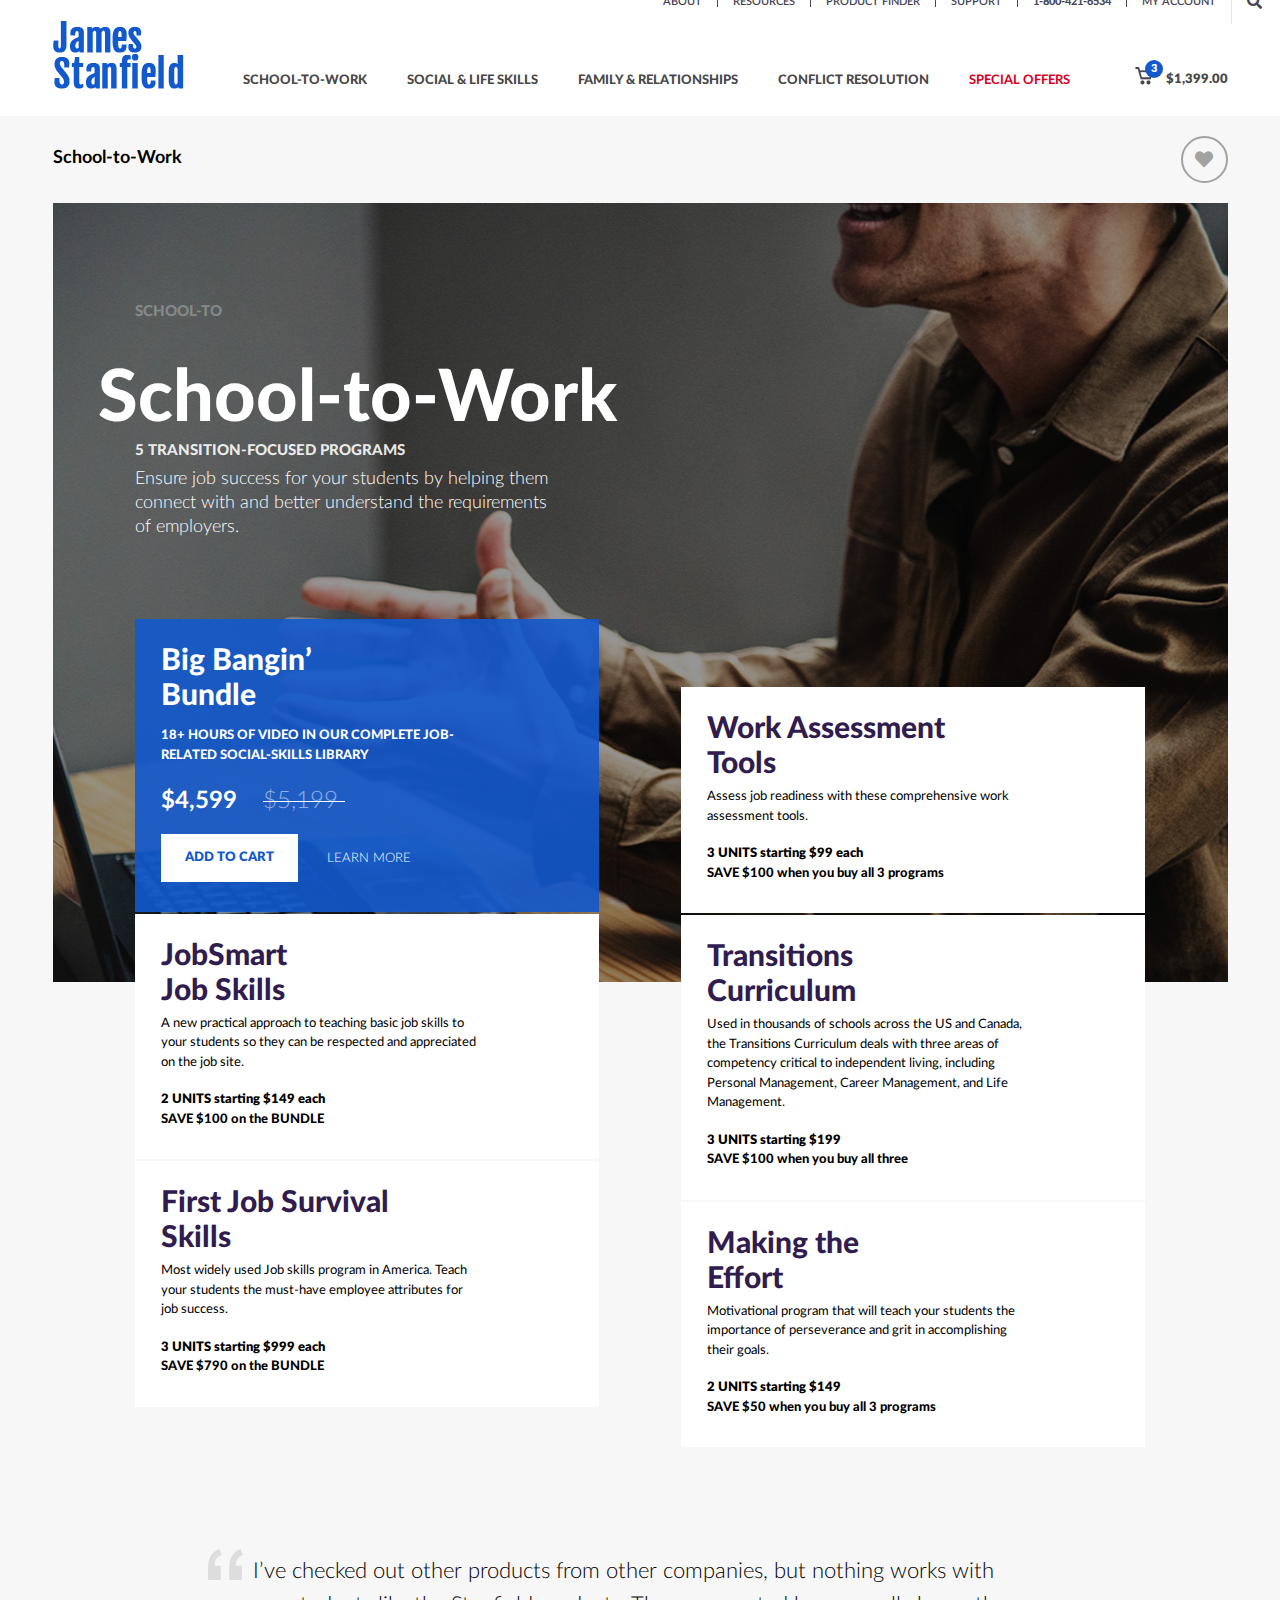
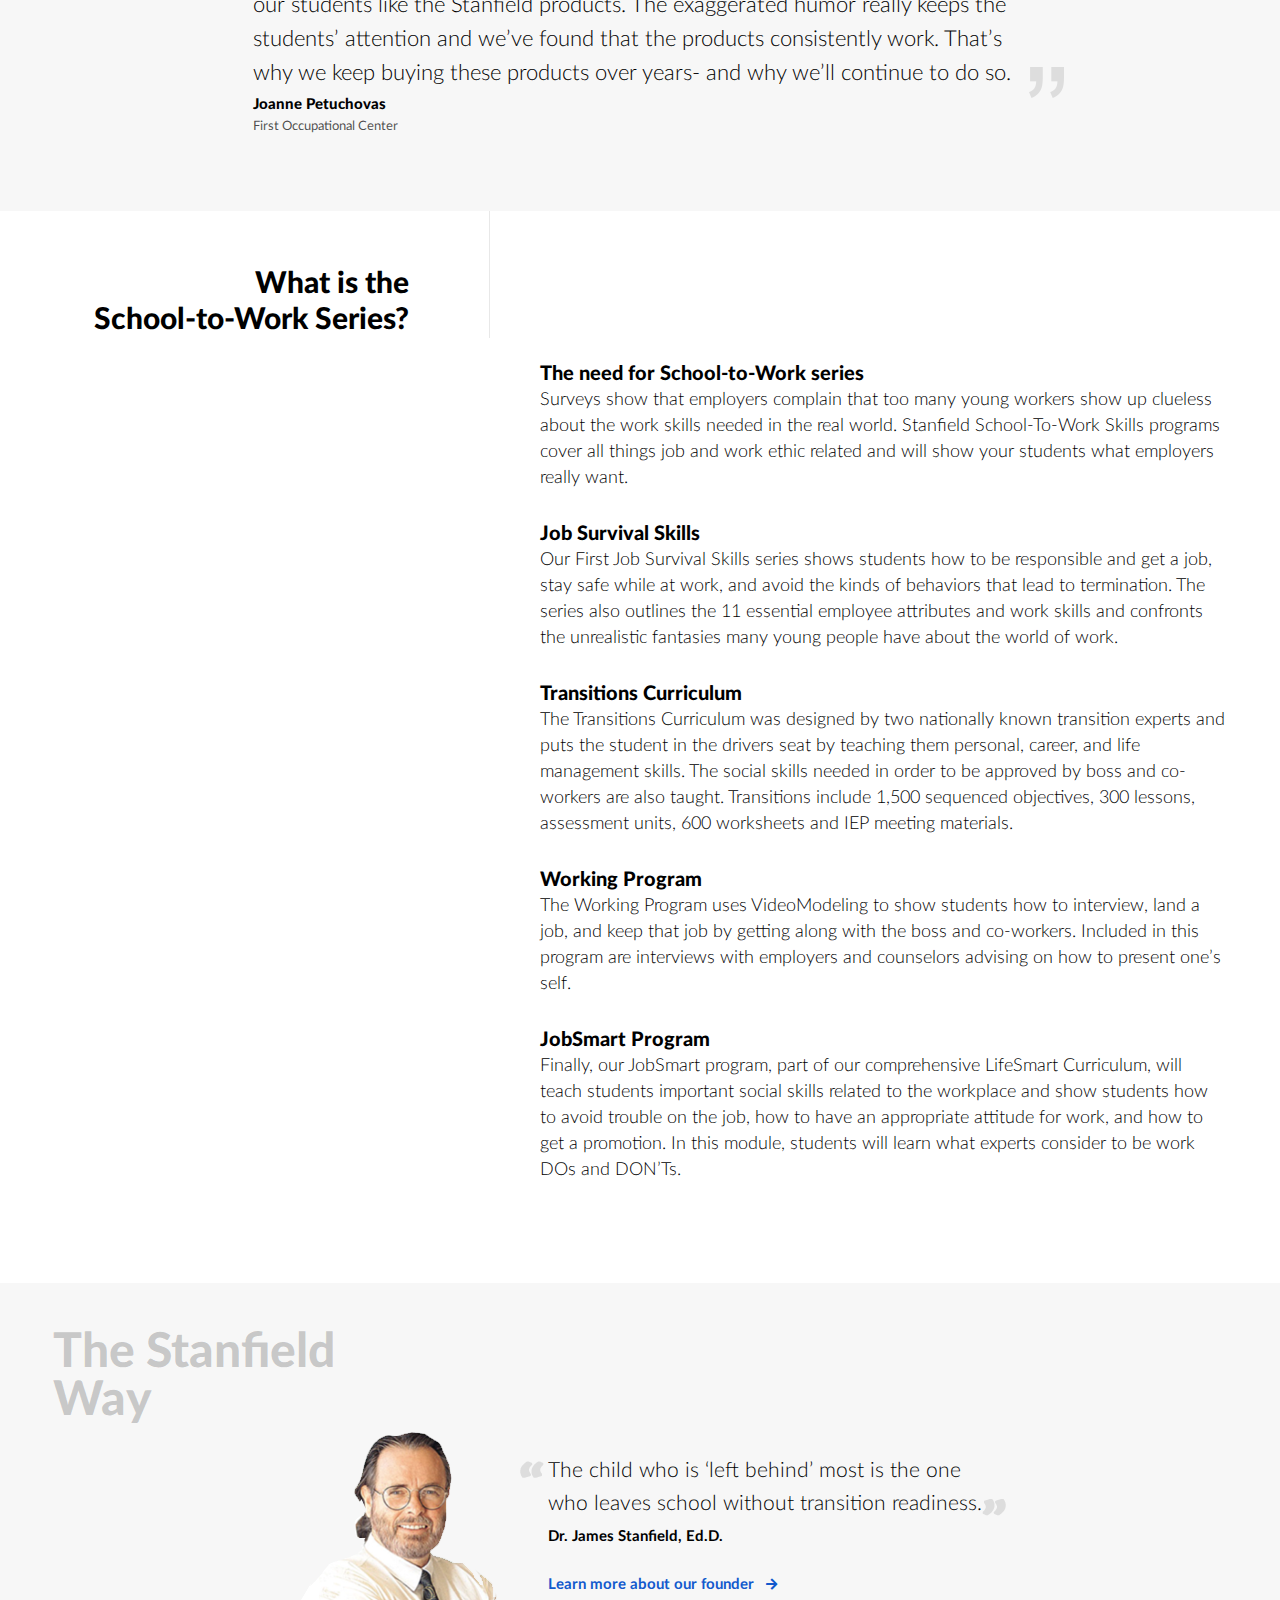
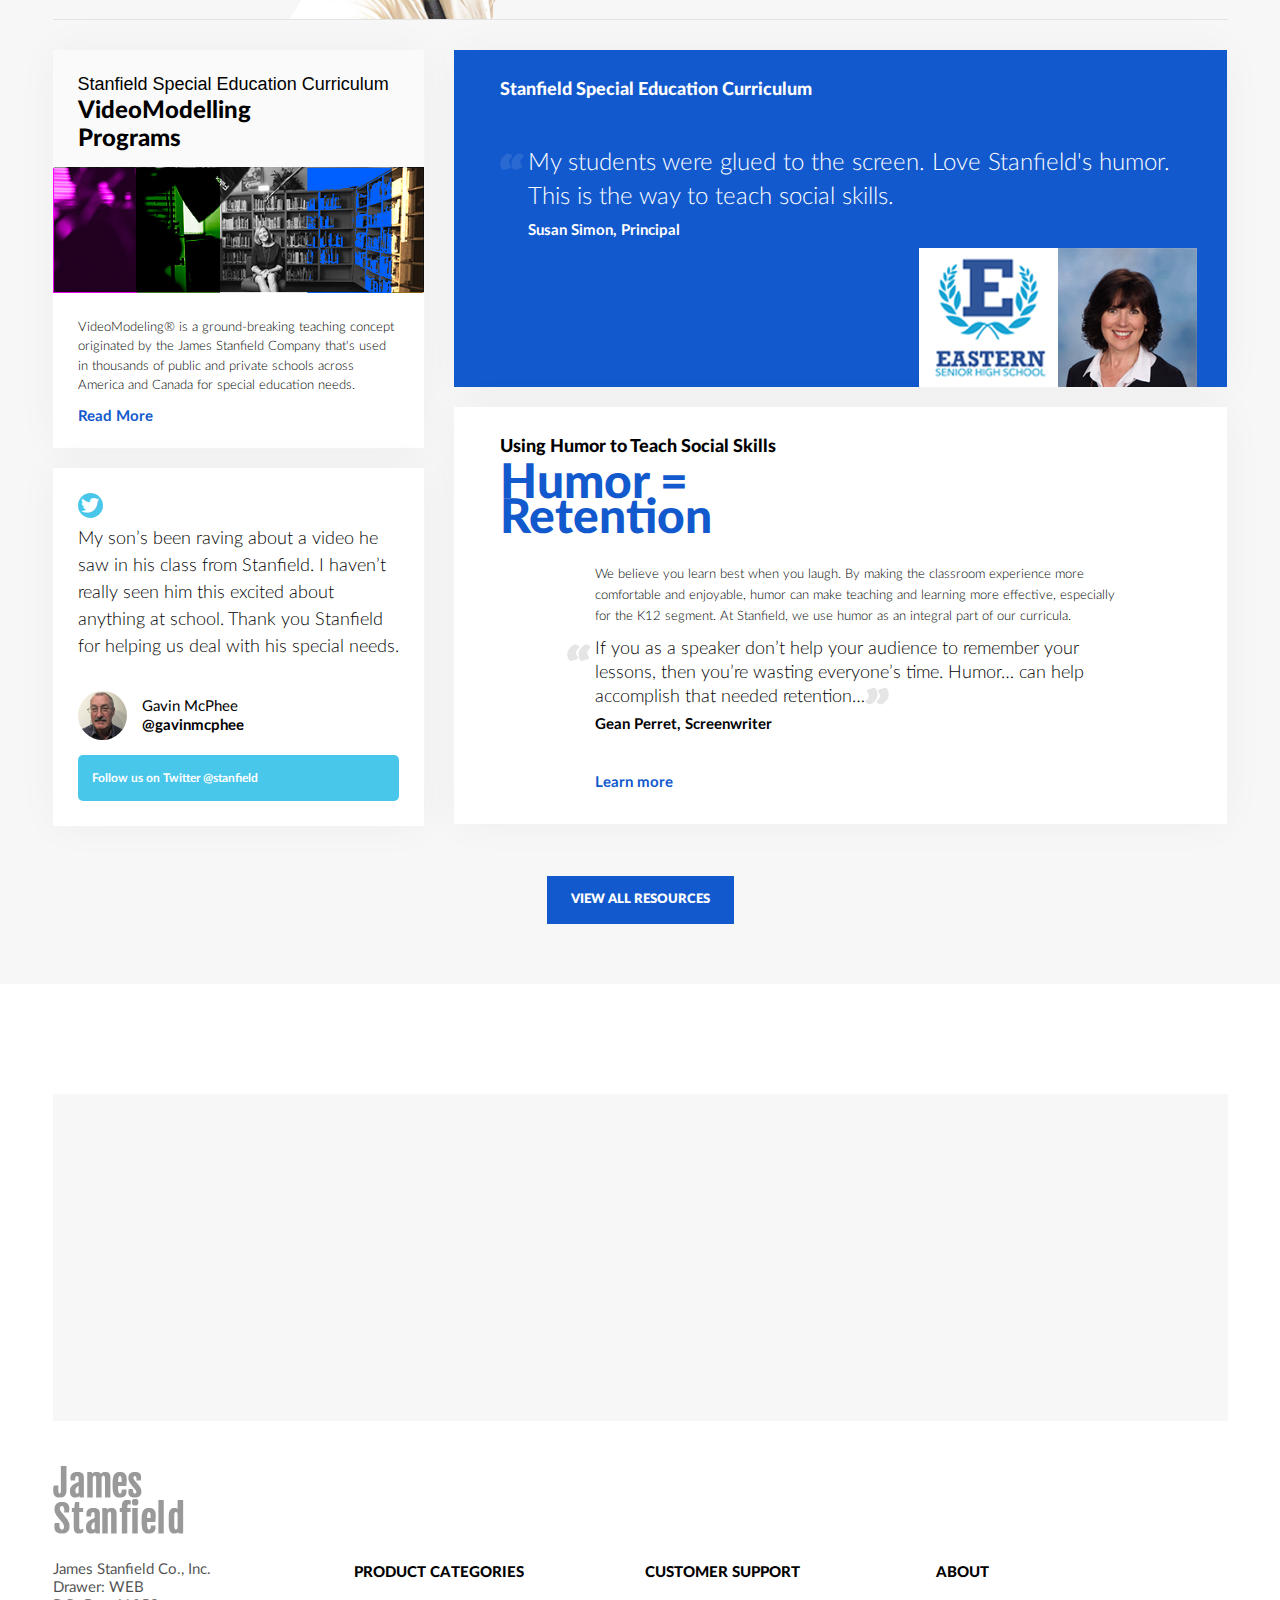
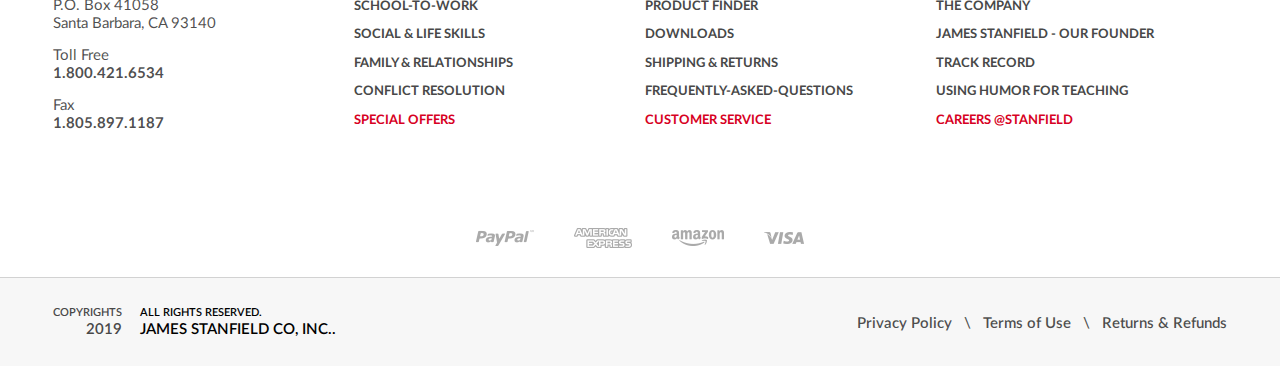
<file: HTML/school-to-work.html>
<!DOCTYPE html>
<html lang="en">

<head>
    <meta charset="utf-8" />
    <meta name="viewport" content="width=device-width, initial-scale=1, shrink-to-fit=no" />
    <meta http-equiv="x-ua-compatible" content="ie=edge" />
    <title>James Stanfield</title>
    <!-- Font Awesome -->
    <!--
      <link rel="stylesheet" href="https://maxcdn.bootstrapcdn.com/font-awesome/4.7.0/css/font-awesome.min.css">
    -->
    <!-- <link
      href="https://fonts.googleapis.com/css?family=Lato"
      rel="stylesheet"
    /> -->

    <link href="css/fonts.css" rel="stylesheet" />
    <link rel="stylesheet" href="css/fontawesome-all.min.css" type="text/css" />
    <!-- Bootstrap core CSS -->
    <link href="css/bootstrap.min.css" rel="stylesheet" />
    <!-- Material Design Bootstrap -->
    <!-- <link href="css/mdb.min.css" rel="stylesheet" /> -->
    <link href="css/animate.css" rel="stylesheet" />
    <link href="css/myanimate.css" rel="stylesheet" />
    <!-- Your custom styles (optional) -->
    <link href="css/flexslider.css" rel="stylesheet" />

    <link href="css/style.css" rel="stylesheet" />
</head>

<body>
    <header class="bg-white">
        <div class="container">
            <div class="row">
                <div class="col-md-12">
                    <div class="top-bar d-inline-block  align-top">
                        <div class="top-nav-links d-flex justify-content-end font-family-latoSemiBold ">
                            <ul class="top-links list-unstyled font-11 ">
                                <li class="nav-item">
                                    <a class="nav-link" href="about-us.html">About</a>
                                </li>

                                <li class="nav-item">
                                    <a class="nav-link" href="blog.html">Resources</a>
                                </li>
                                <li class="nav-item">
                                    <a class="nav-link" href="about.html">Product Finder</a>
                                </li>
                                <li class="nav-item"><a class="nav-link" href="faq.html">Support</a></li>
                                <li class="nav-item font-family-latoHeavy">1-800-421-6534</li>
                            </ul>
                            <ul class="myAccount list-unstyled font-11 ">
                                <li class="nav-item">
                                    <a class="nav-link" href="#">My Account</a>
                                </li>
                            </ul>
                            <div class="search-field">
                                <a class="text-454553" href="#"><i class="fas fa-search"></i></a>
                            </div>
                        </div>
                    </div>

                    <div class="d-flex">
                        <div class="logo">
                            <a href="index.html" class="h2 text-white font-weight-normal"><img src="img/logo.png" /></a>
                        </div>

                        <ul class="navbar-nav  font-family-latoHeavy font-13 text-uppercase ml-auto mr-auto mt-auto">
                            <li class="nav-item">
                                <a class="nav-link" href="school-to-work.html">SCHOOL-to-work</a>
                            </li>

                            <li class="nav-item">
                                <a class="nav-link" href="blog.html">social & Life skills</a>
                            </li>
                            <li class="nav-item">
                                <a class="nav-link" href="family-relationships.html">family & Relationships</a>
                            </li>
                            <li class="nav-item">
                                <a class="nav-link" href="#">Conflict resolution</a>
                            </li>
                            <li class="nav-item font-family-latoBold">
                                <a class="nav-link text-d70022" href="#">SPECIAL OFFERS</a>
                            </li>
                        </ul>
                        <div class="cart-option mr-0  mt-auto">
                            <a class="font-13 font-family-latoBlack" href=""><span class="position-relative"><img src="img/cart-Icon.png" /><i>3</i></span>
                                $1,399.00
                            </a>
                        </div>
                    </div>
                </div>
            </div>
        </div>
    </header>

    <section class="ourPrograms ourPrograms-single bg-f7f7f7 ">
        <div class="container">
            <div class="row ">
                <div class="col-md-12">
                    <div class="pageTitle d-flex align-items-center">
                        <div class="">
                            <h3 class="font-family-latoBold font-18 mb-0">School-to-Work</h3>
                        </div>
                        <div class="ml-auto">
                            <a href="#;" class="favourite-banner "><i class="fas fa-heart"></i></a>
                        </div>
                    </div>
                </div>
            </div>
        </div>
        <div class=" position-relative" id="nav-tabContent">
            <div class="" id="hni-content">
                <div class="container">
                    <div class="row ">
                        <div class="col-md-12">
                            <div class="tabbgImage" style="background-image: url(img/ourprogram-1.jpg);background-repeat: no-repeat;height: 100%;background-position: top;">
                                <div class="programTab-data font-18 fadeInUp animated text-white font-family-latoLight">
                                    <div class="banner-caption">
                                        <div class="col-5 ">
                                            <h5 class="font-family-latoHeavy font-15 mb-0 light-white-text-30">SCHOOL-TO</h5>
                                        </div>
                                        <div class="col-5 "></div>
                                    </div>
                                    <div class="tabText">



                                        <h2 class="font-family-latoHeavy text-white mb-0">
                                            School-to-Work
                                        </h2>

                                    </div>
                                    <div class="banner-caption">
                                        <div class="col-5 ">
                                            <h5 class="font-family-latoHeavy font-15 mb-0 light-white-text-90 text-uppercase">5
                                                transition-focused PROGRAMS</h5>
                                            <div class="font-family-latoLight mt-2">
                                                <p>Ensure job success for your students by helping them connect with
                                                    and
                                                    better
                                                    understand the requirements of employers. </p>
                                            </div>
                                        </div>
                                        <div class="col-5"></div>
                                    </div>
                                </div>
                                <div class="programTab-products fadeInUp animated ">
                                    <ul class=" card-columns bundle-wrap">
                                        <li class="card bundleName text-white">
                                            <div class="cardInner">
                                                <h3>Big Bangin’</h3>
                                                <h3>Bundle</h3>
                                                <p class="font-family-latoHeavy font-13 text-uppercase">
                                                    18+ HOURS OF VIDEO in OUR complete job-related
                                                    social-skills library
                                                </p>
                                                <div class="font-family-latoBold bundlePrice">
                                                    $4,599
                                                    <span class="font-family-latoLight ">$5,199</span>
                                                </div>
                                                <div class="bundle-options  align-items-center ">
                                                    <a href="#;" class=" btn text-uppercase">Add to Cart</a>
                                                    <a href="#;" class="learnMore text-uppercase font-family-latoLight font-13">Learn
                                                        More</a>
                                                </div>
                                            </div>
                                        </li>
                                        <li class="card hoverBundleItem">
                                            <div class="cardInner">
                                                <h3>JobSmart</h3>
                                                <h3>Job Skills</h3>
                                                <p>
                                                    A new practical approach to teaching basic job skills to
                                                    your students so they can be respected and appreciated
                                                    on the job site.
                                                </p>
                                                <div class="font-family-latoBlack font-13">
                                                    2 UNITS starting $149 each
                                                </div>
                                                <div class="font-family-latoHeavy font-13">
                                                    SAVE $100 on the BUNDLE
                                                </div>
                                                <div class="bundle-options  align-items-center ">
                                                    <a href="#;" class=" btn text-uppercase">Add to Cart</a>
                                                    <a href="#;" class="learnMore text-uppercase font-family-latoLight font-13 ">Learn
                                                        More</a>
                                                </div>
                                                <ul class="list-unstyled addToCartBundle">

                                                    <li>
                                                        <a href="#;" class="bundle-heart"><i class="fal fa-heart"></i></a>
                                                    </li>


                                                </ul>
                                            </div>
                                        </li>
                                        <!-- </ul>
                                              <ul class="row  mx-0  justify-content-evenly"> -->
                                        <li class="card hoverBundleItem">
                                            <div class="cardInner">
                                                <h3>First Job Survival</h3>
                                                <h3>Skills</h3>
                                                <p>
                                                    Most widely used Job skills program in America. Teach
                                                    your students the must-have employee attributes for job
                                                    success.
                                                </p>
                                                <div class="font-family-latoBlack font-13">
                                                    3 UNITS starting $999 each
                                                </div>
                                                <div class="font-family-latoHeavy font-13">
                                                    SAVE $790 on the BUNDLE
                                                </div>
                                                <div class="bundle-options  align-items-center ">
                                                    <a href="#;" class=" btn text-uppercase">Add to Cart</a>
                                                    <a href="#;" class="learnMore text-uppercase font-family-latoLight font-13 ">Learn
                                                        More</a>
                                                </div>
                                                <ul class="list-unstyled addToCartBundle">
                                                    <li>
                                                        <a href="#;" class="bundle-heart"><i class="fal fa-heart"></i></a>
                                                    </li>

                                                </ul>
                                            </div>
                                        </li>
                                        <li class="card hoverBundleItem">
                                            <div class="cardInner">
                                                <h3>Work Assessment</h3>
                                                <h3>Tools</h3>
                                                <p>
                                                    Assess job readiness with these comprehensive work
                                                    assessment tools.
                                                </p>
                                                <div class="font-family-latoBlack font-13">
                                                    3 UNITS starting $99 each
                                                </div>
                                                <div class="font-family-latoHeavy font-13">
                                                    SAVE $100 when you buy all 3 programs
                                                </div>
                                                <div class="bundle-options  align-items-center ">
                                                    <a href="#;" class=" btn text-uppercase">Add to Cart</a>
                                                    <a href="#;" class="learnMore text-uppercase font-family-latoLight font-13 ">Learn
                                                        More</a>
                                                </div>
                                                <ul class="list-unstyled addToCartBundle">
                                                    <li>
                                                        <a href="#;" class="bundle-heart"><i class="fal fa-heart"></i></a>
                                                    </li>

                                                </ul>
                                            </div>
                                        </li>
                                        <li class="card hoverBundleItem">
                                            <div class="cardInner">
                                                <h3>Transitions</h3>
                                                <h3>Curriculum</h3>
                                                <p>
                                                    Used in thousands of schools across the US and Canada,
                                                    the Transitions Curriculum deals with three areas of
                                                    competency critical to independent living, including
                                                    Personal Management, Career Management, and Life
                                                    Management.
                                                </p>
                                                <div class="font-family-latoBlack font-13">
                                                    3 UNITS starting $199
                                                </div>
                                                <div class="font-family-latoHeavy font-13">
                                                    SAVE $100 when you buy all three
                                                </div>
                                                <div class="bundle-options  align-items-center ">
                                                    <a href="#;" class=" btn text-uppercase">Add to Cart</a>
                                                    <a href="#;" class="learnMore text-uppercase font-family-latoLight font-13 ">Learn
                                                        More</a>
                                                </div>
                                                <ul class="list-unstyled addToCartBundle">
                                                    <li>
                                                        <a href="#;" class="bundle-heart"><i class="fal fa-heart"></i></a>
                                                    </li>

                                                </ul>
                                            </div>
                                        </li>
                                        <li class="card hoverBundleItem">
                                            <div class="cardInner">
                                                <h3>Making the</h3>
                                                <h3>Effort</h3>
                                                <p>
                                                    Motivational program that will teach your students the
                                                    importance of perseverance and grit in accomplishing
                                                    their goals.
                                                </p>
                                                <div class="font-family-latoBlack font-13">
                                                    2 UNITS starting $149
                                                </div>
                                                <div class="font-family-latoHeavy font-13">
                                                    SAVE $50 when you buy all 3 programs
                                                </div>
                                                <div class="bundle-options  align-items-center ">
                                                    <a href="#;" class=" btn text-uppercase">Add to Cart</a>
                                                    <a href="#;" class="learnMore text-uppercase font-family-latoLight font-13 ">Learn
                                                        More</a>
                                                </div>
                                                <ul class="list-unstyled addToCartBundle">
                                                    <li>
                                                        <a href="#;" class="bundle-heart"><i class="fal fa-heart"></i></a>
                                                    </li>

                                                </ul>
                                            </div>
                                        </li>
                                    </ul>
                                </div>
                            </div>
                        </div>
                    </div>
                </div>
            </div>
        </div>
        <div class="container">
            <div class="row ">
                <div class="col-md-8 mx-auto">
                    <div class="single-testimonial">
                        <div class="single-testimonialtext font-family-latoLight position-relative">
                            <p>I’ve checked out other products from other companies, but nothing works with our
                                students like the Stanfield products. The exaggerated humor really keeps the
                                students’
                                attention and we’ve found that the products consistently work. That’s why we keep
                                buying these products over years- and why we’ll continue to do so.</p>
                        </div>
                        <div class="font-family-latoHeavy font-15 mt-1">
                            Joanne Petuchovas
                            <div class="font-family-latoRegular font-13 light-black-text-70">First Occupational
                                Center</div>
                        </div>
                    </div>
                </div>
            </div>
        </div>
    </section>
    <section class="program-series">
        <div class="container">
            <div class="row ">
                <div class="col">
                    <div class="stitle text-right line-height-one">
                        <h2 class="font-family-latoHeavy font-30 mb-0">What is the</h2>
                        <h2 class="font-family-latoHeavy font-30">School-to-Work
                            Series?</h2>
                    </div>
                </div>
                <div class="col-7 pl-0">
                    <div class="contentdata">
                        <div>
                            <h3>The need for School-to-Work series</h3>
                            <p>
                                Surveys show that employers complain that too many young workers show up clueless about
                                the
                                work skills needed in the real world. Stanfield School-To-Work Skills programs cover
                                all
                                things job and work ethic related and will show your students what employers really
                                want.</p>
                        </div>
                        <div>
                            <h3>Job Survival Skills</h3>
                            <p> Our First Job Survival Skills series shows students how to be responsible and get a
                                job,
                                stay safe while at work, and avoid the kinds of behaviors that lead to termination.
                                The
                                series also outlines the 11 essential employee attributes and work skills and
                                confronts the
                                unrealistic fantasies many young people have about the world of work.</p>
                        </div>

                        <div>
                            <h3>Transitions Curriculum</h3>
                            <p>The Transitions Curriculum was designed by two nationally known transition experts
                                and puts
                                the student in the drivers seat by teaching them personal, career, and life
                                management
                                skills. The social skills needed in order to be approved by boss and co-workers are
                                also
                                taught. Transitions include 1,500 sequenced objectives, 300 lessons, assessment
                                units, 600
                                worksheets and IEP meeting materials.</p>
                        </div>

                        <div>
                            <h3>Working Program</h3>
                            <p>The Working Program uses VideoModeling to show students how to interview, land a
                                job, and
                                keep that job by getting along with the boss and co-workers. Included in this
                                program are
                                interviews with employers and counselors advising on how to present one’s self.</p>
                        </div>

                        <div>
                            <h3>JobSmart Program</h3>
                            <p> Finally, our JobSmart program, part of our comprehensive LifeSmart Curriculum, will
                                teach
                                students important social skills related to the workplace and show students how to
                                avoid
                                trouble on the job, how to have an appropriate attitude for work, and how to get a
                                promotion. In this module, students will learn what experts consider to be work DOs
                                and
                                DON’Ts.</p>
                        </div>
                    </div>
                </div>
            </div>
        </div>
    </section>
    <section class="thestanfieldWay">
        <div class="container">
            <div class="row ">
                <div class="col">
                    <h2 class="stanFieldWayTitle font-family-latoHeavy font-48 light-black-text-20 ">The Stanfield Way</h2>
                </div>
            </div>
            <div class="founerTestiMonial">
                <div class="row ">
                    <div class="col">
                        <div class=" d-flex align-items-center">
                            <div class="founderImage">
                                <img src="img/author-img.png">
                            </div>
                            <div class="founderMsg font-family-latoLight font-21">
                                <div class="quotes">The child who is ‘left behind’ most is the one who
                                    leaves school without transition readiness.</div>
                                <div class="font-family-latoBold font-15">Dr. James Stanfield, Ed.D.</div>
                                <a class="font-family-latoBold font-15 text-1259cd " href=""><span>Learn more about our
                                        founder</span>
                                    <i class="fas fa-arrow-right ml-2 mt-1 font-13"></i></a>
                            </div>
                        </div>
                    </div>
                </div>
            </div>
            <div class="socialTestimonials">
                <div class="row ">
                    <div class="col-4">
                        <div class="socialTestimonialsType bg-white">
                            <div class="toppart">
                                <h3 class="font-18">Stanfield Special Education Curriculum</h3>
                                <h2 class="font-family-latoHeavy font-24">VideoModelling Programs</h2>
                            </div>
                            <div class="imgInner"><img src="img/img1.jpg" class="w-100"></div>
                            <div class="font-family-latoLight font-13 bottomPart">
                                <p>
                                    VideoModeling® is a ground-breaking teaching concept originated by the James
                                    Stanfield Company that's
                                    used in thousands of public and private schools across America and Canada for
                                    special education
                                    needs.
                                </p>
                                <a href="" class="font-15 font-family-latoBold text-1259cd">Read More</a>
                            </div>

                        </div>
                        <div class="socialTestimonialsType socialTestimonialsType1 bg-white">

                            <div class="font-family-latoLight font-18  bg-white">
                                <div><i class="fab fa-twitter"></i></div>
                                <p>
                                    My son’s been raving about a video he saw in his class from Stanfield. I haven’t
                                    really seen him this
                                    excited about anything at school. Thank you Stanfield for helping us deal with his
                                    special needs.
                                </p>
                                <div class="font-15 font-family-latoRegular line-height-one d-flex align-items-center">
                                    <img class="border50 mr-3" src="img/img4.jpg">
                                    <div class="">
                                        <div>Gavin McPhee</div>
                                        <div class="font-15 font-family-latoBold mt-1">@gavinmcphee</div>
                                    </div>
                                </div>
                                <a href="" class="font-12 font-family-latoBold">Follow us on Twitter @stanfield</a>
                            </div>

                        </div>
                    </div>
                    <div class="col-8">
                        <div class="socialTestimonialsType socialTestimonialsType2 bg-1259cd text-white">
                            <div class="">
                                <h3 class="font-18 font-family-latoHeavy">Stanfield Special Education Curriculum</h3>
                            </div>
                            <div class="font-family-latoLight font-24 ">
                                <div class="quotes position-relative">
                                    <p>My students were glued to the screen. Love Stanfield's humor. This is the way to
                                        teach social
                                        skills.</p>
                                    <div class="font-family-latoBold font-15">Susan Simon, Principal
                                    </div>
                                </div>

                                <div class=" d-flex align-top ml-auto text-right justify-content-end">
                                    <img src="img/img3.jpg">
                                    <img src="img/img2.jpg">
                                </div>
                            </div>

                        </div>
                        <div class="socialTestimonialsType socialTestimonialsType4   bg-white">

                            <div class="font-family-latoLight font-18  bg-white">
                                <div class="toptitles">
                                    <h3 class="font-18 font-family-latoHeavy">Using Humor to Teach Social Skills</h3>
                                    <h2 class="font-family-latoHeavy font-48 text-1259cd">Humor = Retention</h2>
                                </div>



                                <div class="textdata font-family-latoLight font-13">
                                    <p>
                                        We believe you learn best when you laugh. By making the classroom experience
                                        more comfortable and
                                        enjoyable, humor can make teaching and learning more effective, especially for
                                        the K12 segment. At
                                        Stanfield, we use humor as an integral part of our curricula.
                                    </p>
                                    <div class="quotes font-18 position-relative">If you as a speaker don’t help your
                                        audience to
                                        remember your lessons, then you’re wasting everyone’s time. Humor… can help
                                        accomplish that needed
                                        retention…</div>
                                    <div class="font-family-latoBold font-15">Gean Perret, Screenwriter</div>
                                    <a class="font-family-latoBold font-15 text-1259cd d-inline-block" href=""><span>Learn
                                            more</span></a>
                                </div>
                            </div>

                        </div>
                    </div>
                </div>
                <div class="text-center">
                    <a href="#;" class="viewBtn  btn text-uppercase bg-1259cd text-white button-transition">VIEW ALL
                        RESOURCES</a>

                </div>
            </div>
        </div>
    </section>
    <section class="signUpUs">
        <div class="container">
            <div class="row ">
                <div class="col">

                    <div class="row mx-0 signupwrap">
                        <div class="col-md-7 px-0 ">
                            <div class="signupofferdetail d-flex">
                                <div class="signupimg d-flex ">
                                    <div class="img1">
                                        <img src="img/2.jpg" class="fadeInUp animated wow" data-wow-delay=".1s"
                                            data-wow-duration="1s">
                                    </div>
                                    <div class="img2">
                                        <img src="img/1.jpg" data-wow-delay=".2s" data-wow-duration="1s" class="fadeInUp animated wow">

                                    </div>
                                </div>
                                <div class="signupcontent font-24   d-flex flex-column fadeInUp animated wow">
                                    <div class="font-family-latoHeavy signuptop">Sign Up to receive news alerts,
                                        special offers &
                                        promotions.
                                        <div class="font-18 font-family-latoBold text-1259cd mt-2 line-height-one">Get
                                            25% OFF</div>
                                    </div>
                                    <div class="mt-auto font-13 text-right">Valid for first-time registrants only &
                                        applies to regular
                                        price items only.
                                        <div><a href="" class="text-underline">Privacy Policy</a></div>
                                    </div>
                                </div>
                            </div>
                        </div>
                        <div class="col-md-5 px-0  d-flex flex-column ">
                            <div class="newsletterForm fadeInRight animated wow" class="font-13 font-family-latoLight">
                                As a thank you for signing up for emails, take 25% off regular price courses. Plus,
                                you’ll have advance
                                notification of exclusive offers, new offerings, and more.
                                <div> <input type="text" placeholder="Your Email Address" class="font-13 font-family-latoLight"></div>
                                <div>
                                    <input type="submit" value="subscribe" class="text-uppercase btn bg-1259cd text-white"></div>
                            </div>
                        </div>
                    </div>
                </div>
            </div>
    </section>
    <footer>
        <div class="container position-relative">
            <div class="footer-main bg-white ">
                <div class="row">
                    <div class="col-3">
                        <div class="footer-address position-relative text-left">
                            <img src="img/footer-logo.png" />
                            <div class="light-black-text-70">
                                James Stanfield Co., Inc.<br />
                                Drawer: WEB<br />
                                P.O. Box 41058<br />
                                Santa Barbara, CA 93140
                                <div class="cmethod">
                                    Toll Free
                                    <div class="font-family-latoBold">1.800.421.6534</div>

                                    Fax
                                    <div class="font-family-latoBold">1.805.897.1187</div>
                                </div>
                            </div>
                        </div>
                    </div>
                    <div class="col">
                        <div class="footer-links d-flex justify-content-between">
                            <div class="linkcol">
                                <h5 class="font-family-latoHeavy font-15 text-uppercase">
                                    PRODUCT CATEGORIES
                                </h5>
                                <ul class="list-unstyled font-family-latoBold font-13 text-uppercase">
                                    <li><a href="#;">SCHOOL-to-WORK</a></li>
                                    <li><a href="#;">social & Life skills</a></li>
                                    <li><a href="#;">family & Relationships</a></li>
                                    <li><a href="#;">Conflict resolution</a></li>
                                    <li><a href="#;" class="text-d70022">SPECIAL OFFERS</a></li>
                                </ul>
                            </div>
                            <div class="linkcol">
                                <h5 class="font-family-latoHeavy font-15 text-uppercase">
                                    CUSTOMER SUPPORT
                                </h5>
                                <ul class="list-unstyled font-family-latoBold font-13 text-uppercase">
                                    <li><a href="#;">product finder</a></li>
                                    <li><a href="#;">Downloads</a></li>
                                    <li><a href="#;">Shipping & Returns</a></li>
                                    <li><a href="#;">FREquently-asked-questions</a></li>
                                    <li><a href="#;" class="text-d70022">Customer Service</a></li>
                                </ul>
                            </div>

                            <div class="linkcol">
                                <h5 class="font-family-latoHeavy font-15 text-uppercase">
                                    ABOUT
                                </h5>
                                <ul class="list-unstyled font-family-latoBold font-13 text-uppercase">
                                    <li><a href="#;">THE COMPANY</a></li>
                                    <li><a href="#;">JAMES STANFIELD - OUR FOUNDER </a></li>
                                    <li><a href="#;">Track Record</a></li>
                                    <li><a href="#;">USING HUMOR FOR TEACHING</a></li>
                                    <li><a href="#;" class="text-d70022">CAREERS @STANFIELD</a></li>
                                </ul>
                            </div>

                        </div>
                    </div>
                </div>
                <div class="row">
                    <div class="col text-center">
                        <ul class="list-unstyled fcards">
                            <li><img src="img/paypal.png"></li>
                            <li><img src="img/american.png"></li>
                            <li><img src="img/amazon.png"></li>
                            <li><img src="img/visa.png"></li>
                        </ul>
                    </div>
                </div>
            </div>
        </div>
        <div class="footer-bottom ">
            <div class="container ">
                <div class="row">
                    <div class="col-md-5  ">
                        <div class="copyright-section ">
                            <div class="d-inline-block align-middle font-family-latoSemiBold font-11 text-uppercase">
                                <div class="float-left text-right"> Copyrights
                                    <div class="font-15">2019</div>
                                </div>
                                <div class="all-reserved float-left">
                                    All Rights Reserved.
                                    <div class="font-15">James Stanfield Co, Inc..</div>
                                </div>
                            </div>
                        </div>
                    </div>
                    <div class="col-md-7 text-right footer-tlinks font-family-latoSemiBold">

                        <div class="float-right"><a class="" href="privacy-policy.html">Privacy Policy</a>
                            <span>\</span>
                            <a class="" href="terms-of-use.html">Terms of Use</a>
                            <span>\</span>
                            <a class="" href="terms-of-use.html">Returns & Refunds</a></div>
                    </div>
                </div>
            </div>
        </div>
    </footer>
    <!-- SCRIPTS -->
    <!-- JQuery -->
    <script type="text/javascript" src="js/jquery-3.3.1.min.js"></script>
    <!-- Bootstrap tooltips -->
    <script type="text/javascript" src="js/popper.min.js"></script>
    <!-- Bootstrap core JavaScript -->
    <script type="text/javascript" src="js/bootstrap.min.js"></script>
    <script type="text/javascript" src="js/wow.js"></script>
    <script type="text/javascript" src="js/jquery.flexslider.js"></script>
    <!-- MDB core JavaScript -->
    <!-- <script type="text/javascript" src="js/mdb.min.js"></script> -->
    <!--
      <script type="text/javascript" src="js/jquery.validate.min.js"></script>
      <script src="js/index.js"></script>
      <script type="text/javascript" src="js/subscribe.js"></script>
      <script type="text/javascript" src="js/custom.js"></script>
    -->
    <script type="text/javascript">
        new WOW().init();
        $(".solutions-wrap .nav-tabs a.nav-item").click(function () {
            console.log("sd");
            setTimeout(function () {
                $(".tab-pane.active .solution-tab-image li img").addClass(
                    "zoomIn  wow animated"
                );
                $(".tab-pane.active .solution-tab-image li img").css(
                    "visibility",
                    "visible"
                );
            }, 100);
            setTimeout(function () {
                $(".tab-pane.active .solution-tab-image li i").addClass(
                    "fadeInDown  wow animated"
                );
                $(".tab-pane.active .solution-tab-image li i").css(
                    "visibility",
                    "visible"
                );
            }, 2000);
        });

        $(".flexslider").flexslider({
            animation: "slide",
            animationLoop: false,
            loop: true,
            minItems: 2,
            maxItems: 2,
            itemWidth: 400,
            itemMargin: 0,
            controlNav: false,
            move: 1
        });

        $(".arrowsLink-solutions .nextLink").click(function () {
            $(".solutions-wrap .nav-tabs > .active")
                .next("a")
                .trigger("click");
        });

        $(".arrowsLink-solutions .prevLink").click(function () {
            $(".solutions-wrap .nav-tabs > .active")
                .prev("a")
                .trigger("click");
        });
    </script>
</body>

</html>
</file>
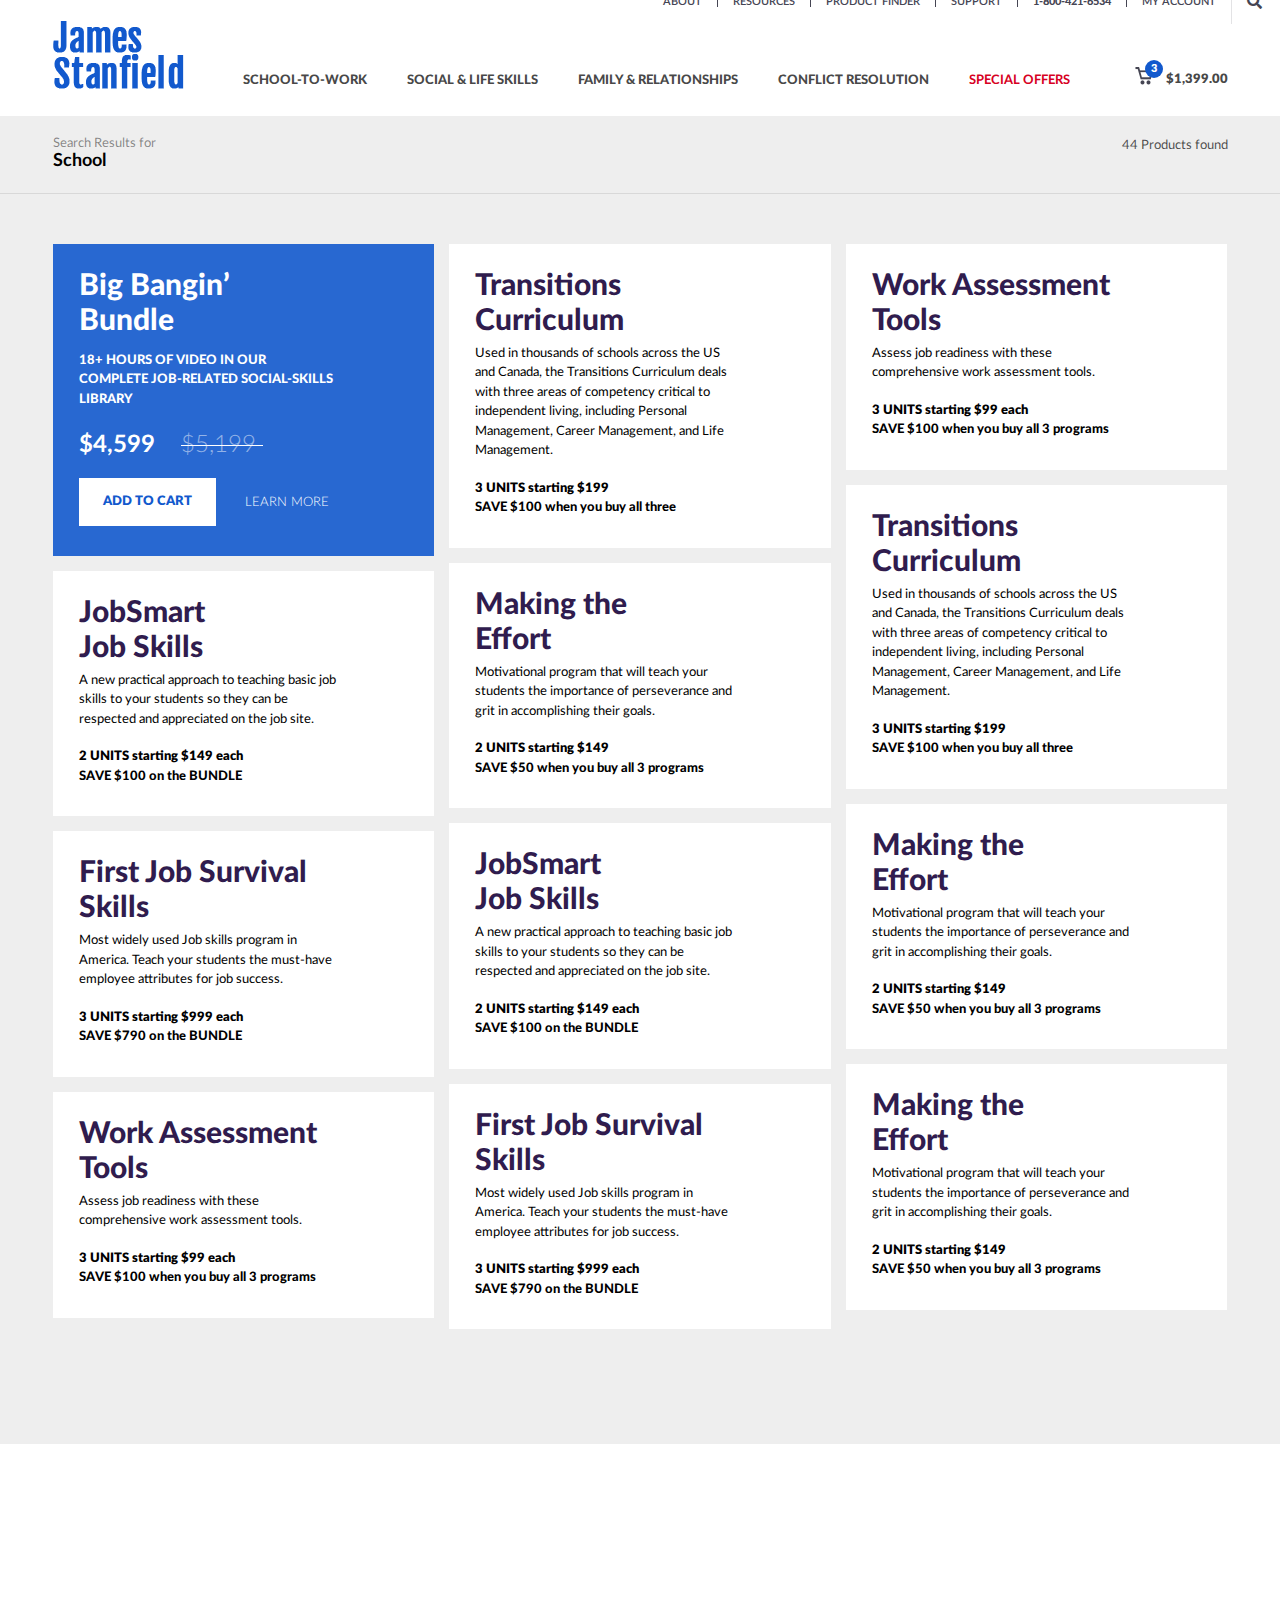
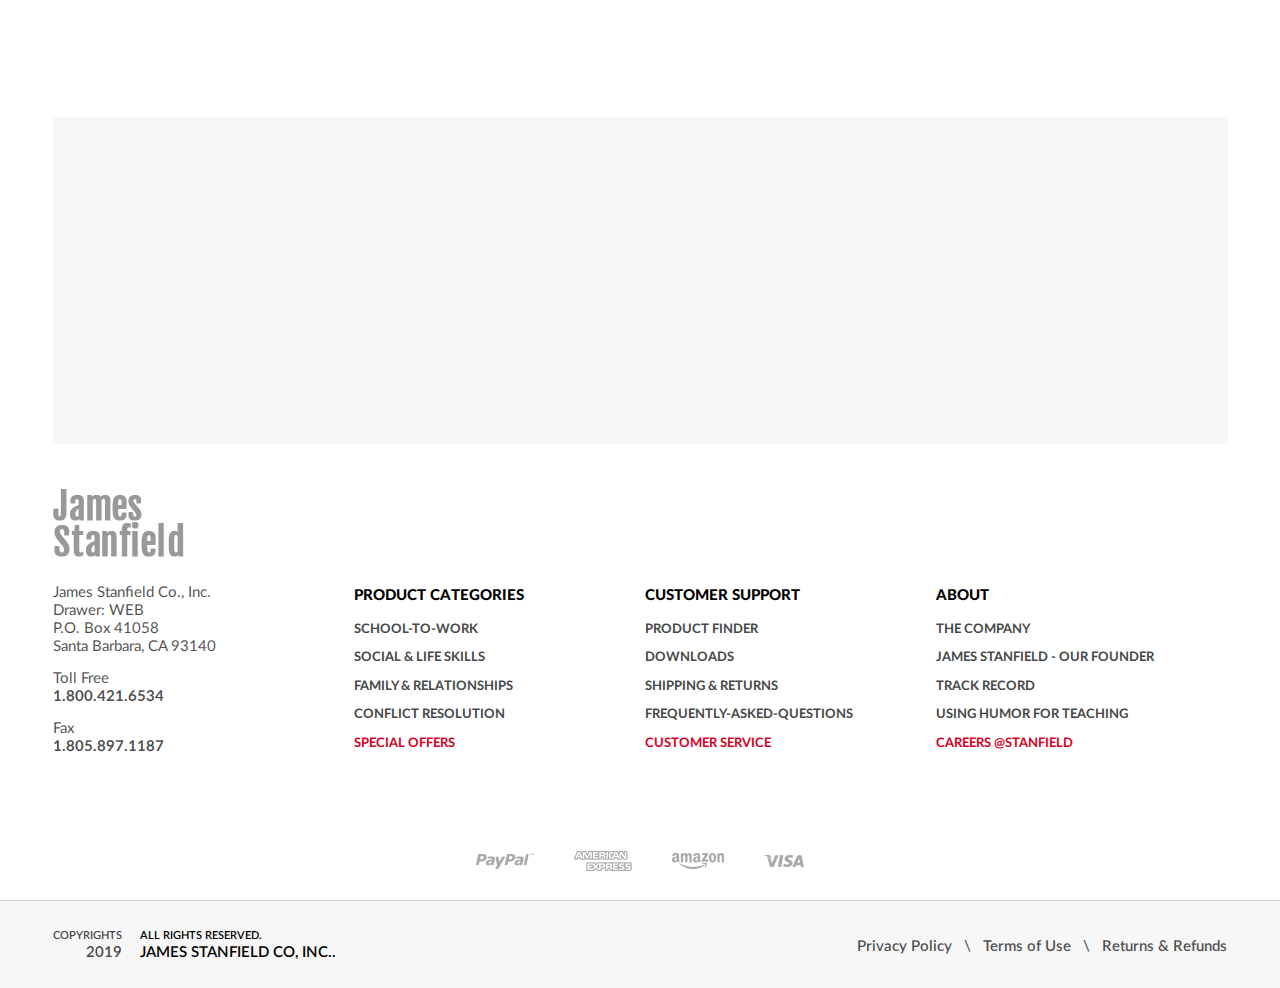
<file: HTML/search-result.html>
<!DOCTYPE html>
<html lang="en">

<head>
    <meta charset="utf-8" />
    <meta name="viewport" content="width=device-width, initial-scale=1, shrink-to-fit=no" />
    <meta http-equiv="x-ua-compatible" content="ie=edge" />
    <title>James Stanfield</title>
    <!-- Font Awesome -->
    <!--
      <link rel="stylesheet" href="https://maxcdn.bootstrapcdn.com/font-awesome/4.7.0/css/font-awesome.min.css">
    -->
    <!-- <link
      href="https://fonts.googleapis.com/css?family=Lato"
      rel="stylesheet"
    /> -->

    <link href="css/fonts.css" rel="stylesheet" />
    <link rel="stylesheet" href="css/fontawesome-all.min.css" type="text/css" />
    <!-- Bootstrap core CSS -->
    <link href="css/bootstrap.min.css" rel="stylesheet" />
    <!-- Material Design Bootstrap -->
    <!-- <link href="css/mdb.min.css" rel="stylesheet" /> -->
    <link href="css/animate.css" rel="stylesheet" />
    <link href="css/myanimate.css" rel="stylesheet" />
    <!-- Your custom styles (optional) -->
    <link href="css/flexslider.css" rel="stylesheet" />

    <link href="css/style.css" rel="stylesheet" />
</head>

<body>
    <header class="bg-white">
        <div class="container">
            <div class="row">
                <div class="col-md-12">
                    <div class="top-bar d-inline-block  align-top">
                        <div class="top-nav-links d-flex justify-content-end font-family-latoSemiBold ">
                            <ul class="top-links list-unstyled font-11 ">
                                <li class="nav-item">
                                    <a class="nav-link" href="secure-bitcoin-storage.html">About</a>
                                </li>

                                <li class="nav-item">
                                    <a class="nav-link" href="blog.html">Resources</a>
                                </li>
                                <li class="nav-item">
                                    <a class="nav-link" href="about.html">Product Finder</a>
                                </li>
                                <li class="nav-item"><a class="nav-link" href="#">Support</a></li>
                                <li class="nav-item font-family-latoHeavy">1-800-421-6534</li>
                            </ul>
                            <ul class="myAccount list-unstyled font-11 ">
                                <li class="nav-item">
                                    <a class="nav-link" href="#">My Account</a>
                                </li>
                            </ul>
                            <div class="search-field">
                                <a class="text-454553" href="#"><i class="fas fa-search"></i></a>
                            </div>
                        </div>
                    </div>

                    <div class="d-flex">
                        <div class="logo">
                            <a href="index.html" class="h2 text-white font-weight-normal"><img src="img/logo.png" /></a>
                        </div>

                        <ul class="navbar-nav  font-family-latoHeavy font-13 text-uppercase ml-auto mr-auto mt-auto">
                            <li class="nav-item">
                                <a class="nav-link" href="school-to-work.html">SCHOOL-to-work</a>
                            </li>

                            <li class="nav-item">
                                <a class="nav-link" href="blog.html">social & Life skills</a>
                            </li>
                            <li class="nav-item">
                                <a class="nav-link" href="family-relationships.html">family & Relationships</a>
                            </li>
                            <li class="nav-item">
                                <a class="nav-link" href="#">Conflict resolution</a>
                            </li>
                            <li class="nav-item font-family-latoBold">
                                <a class="nav-link text-d70022" href="#">SPECIAL OFFERS</a>
                            </li>
                        </ul>
                        <div class="cart-option mr-0  mt-auto">
                            <a class="font-13 font-family-latoBlack" href=""><span class="position-relative"><img src="img/cart-Icon.png" /><i>3</i></span>
                                $1,399.00
                            </a>
                        </div>
                    </div>
                </div>
            </div>
        </div>
    </header>
    
    <div class="bg-eeeeee search-result-head">
        <div class="container">
            <div class="row ">
                <div class="col-md-12">
                    <div class="pageTitle d-flex align-items-start">
                        <div class="">
                            <h4 class="font-13 font-family-latoRegular light-black-text-45 mb-0">Search Results for</h4>
                            <h3 class="font-family-latoBold font-18 mb-0 ">School</h3>
                        </div>
                        <div class="ml-auto font-13 font-family-latoRegular light-black-text-70">
                            44 Products found
                        </div>
                    </div>
                </div>
            </div>
            
            
        </div>
        
        
    </div>
    
    
    <section class="search-result bg-eeeeee">
        <div class="container">
            <div class="row">
                <div class="programTab-products search-result-wrap fadeInUp animated ">
                    <ul class=" card-columns bundle-wrap">
                        <li class="card bundleName text-white">
                            <div class="cardInner">
                                <h3>Big Bangin’</h3>
                                <h3>Bundle</h3>
                                <p class="font-family-latoHeavy font-13 text-uppercase">
                                    18+ HOURS OF VIDEO in OUR complete job-related
                                    social-skills library
                                </p>
                                <div class="font-family-latoBold bundlePrice">
                                    $4,599
                                    <span class="font-family-latoLight ">$5,199</span>
                                </div>
                                <div class="bundle-options  align-items-center ">
                                    <a href="#;" class=" btn text-uppercase">Add to Cart</a>
                                    <a href="#;" class="learnMore text-uppercase font-family-latoLight font-13">Learn
                                        More</a>
                                </div>
                            </div>
                        </li>
                        <li class="card hoverBundleItem">
                            <div class="cardInner">
                                <h3>JobSmart</h3>
                                <h3>Job Skills</h3>
                                <p>
                                    A new practical approach to teaching basic job skills to
                                    your students so they can be respected and appreciated
                                    on the job site.
                                </p>
                                <div class="font-family-latoBlack font-13">
                                    2 UNITS starting $149 each
                                </div>
                                <div class="font-family-latoHeavy font-13">
                                    SAVE $100 on the BUNDLE
                                </div>
                                <div class="bundle-options  align-items-center ">
                                    <a href="#;" class=" btn text-uppercase">Add to Cart</a>
                                    <a href="#;" class="learnMore text-uppercase font-family-latoLight font-13 ">Learn
                                        More</a>
                                </div>
                                <ul class="list-unstyled addToCartBundle">

                                    <li>
                                        <a href="#;" class="bundle-heart"><i class="fal fa-heart"></i></a>
                                    </li>


                                </ul>
                            </div>
                        </li>

                        <li class="card hoverBundleItem">
                            <div class="cardInner">
                                <h3>First Job Survival</h3>
                                <h3>Skills</h3>
                                <p>
                                    Most widely used Job skills program in America. Teach
                                    your students the must-have employee attributes for job
                                    success.
                                </p>
                                <div class="font-family-latoBlack font-13">
                                    3 UNITS starting $999 each
                                </div>
                                <div class="font-family-latoHeavy font-13">
                                    SAVE $790 on the BUNDLE
                                </div>
                                <div class="bundle-options  align-items-center ">
                                    <a href="#;" class=" btn text-uppercase">Add to Cart</a>
                                    <a href="#;" class="learnMore text-uppercase font-family-latoLight font-13 ">Learn
                                        More</a>
                                </div>
                                <ul class="list-unstyled addToCartBundle">
                                    <li>
                                        <a href="#;" class="bundle-heart"><i class="fal fa-heart"></i></a>
                                    </li>

                                </ul>
                            </div>
                        </li>
                        <li class="card hoverBundleItem">
                            <div class="cardInner">
                                <h3>Work Assessment</h3>
                                <h3>Tools</h3>
                                <p>
                                    Assess job readiness with these comprehensive work
                                    assessment tools.
                                </p>
                                <div class="font-family-latoBlack font-13">
                                    3 UNITS starting $99 each
                                </div>
                                <div class="font-family-latoHeavy font-13">
                                    SAVE $100 when you buy all 3 programs
                                </div>
                                <div class="bundle-options  align-items-center ">
                                    <a href="#;" class=" btn text-uppercase">Add to Cart</a>
                                    <a href="#;" class="learnMore text-uppercase font-family-latoLight font-13 ">Learn
                                        More</a>
                                </div>
                                <ul class="list-unstyled addToCartBundle">
                                    <li>
                                        <a href="#;" class="bundle-heart"><i class="fal fa-heart"></i></a>
                                    </li>

                                </ul>
                            </div>
                        </li>
                        <li class="card hoverBundleItem">
                            <div class="cardInner">
                                <h3>Transitions</h3>
                                <h3>Curriculum</h3>
                                <p>
                                    Used in thousands of schools across the US and Canada,
                                    the Transitions Curriculum deals with three areas of
                                    competency critical to independent living, including
                                    Personal Management, Career Management, and Life
                                    Management.
                                </p>
                                <div class="font-family-latoBlack font-13">
                                    3 UNITS starting $199
                                </div>
                                <div class="font-family-latoHeavy font-13">
                                    SAVE $100 when you buy all three
                                </div>
                                <div class="bundle-options  align-items-center ">
                                    <a href="#;" class=" btn text-uppercase">Add to Cart</a>
                                    <a href="#;" class="learnMore text-uppercase font-family-latoLight font-13 ">Learn
                                        More</a>
                                </div>
                                <ul class="list-unstyled addToCartBundle">
                                    <li>
                                        <a href="#;" class="bundle-heart"><i class="fal fa-heart"></i></a>
                                    </li>

                                </ul>
                            </div>
                        </li>
                        <li class="card hoverBundleItem">
                            <div class="cardInner">
                                <h3>Making the</h3>
                                <h3>Effort</h3>
                                <p>
                                    Motivational program that will teach your students the
                                    importance of perseverance and grit in accomplishing
                                    their goals.
                                </p>
                                <div class="font-family-latoBlack font-13">
                                    2 UNITS starting $149
                                </div>
                                <div class="font-family-latoHeavy font-13">
                                    SAVE $50 when you buy all 3 programs
                                </div>
                                <div class="bundle-options  align-items-center ">
                                    <a href="#;" class=" btn text-uppercase">Add to Cart</a>
                                    <a href="#;" class="learnMore text-uppercase font-family-latoLight font-13 ">Learn
                                        More</a>
                                </div>
                                <ul class="list-unstyled addToCartBundle">
                                    <li>
                                        <a href="#;" class="bundle-heart"><i class="fal fa-heart"></i></a>
                                    </li>

                                </ul>
                            </div>
                        </li>
                        <li class="card hoverBundleItem">
                            <div class="cardInner">
                                <h3>JobSmart</h3>
                                <h3>Job Skills</h3>
                                <p>
                                    A new practical approach to teaching basic job skills to
                                    your students so they can be respected and appreciated
                                    on the job site.
                                </p>
                                <div class="font-family-latoBlack font-13">
                                    2 UNITS starting $149 each
                                </div>
                                <div class="font-family-latoHeavy font-13">
                                    SAVE $100 on the BUNDLE
                                </div>
                                <div class="bundle-options  align-items-center ">
                                    <a href="#;" class=" btn text-uppercase">Add to Cart</a>
                                    <a href="#;" class="learnMore text-uppercase font-family-latoLight font-13 ">Learn
                                        More</a>
                                </div>
                                <ul class="list-unstyled addToCartBundle">

                                    <li>
                                        <a href="#;" class="bundle-heart"><i class="fal fa-heart"></i></a>
                                    </li>


                                </ul>
                            </div>
                        </li>

                        <li class="card hoverBundleItem">
                            <div class="cardInner">
                                <h3>First Job Survival</h3>
                                <h3>Skills</h3>
                                <p>
                                    Most widely used Job skills program in America. Teach
                                    your students the must-have employee attributes for job
                                    success.
                                </p>
                                <div class="font-family-latoBlack font-13">
                                    3 UNITS starting $999 each
                                </div>
                                <div class="font-family-latoHeavy font-13">
                                    SAVE $790 on the BUNDLE
                                </div>
                                <div class="bundle-options  align-items-center ">
                                    <a href="#;" class=" btn text-uppercase">Add to Cart</a>
                                    <a href="#;" class="learnMore text-uppercase font-family-latoLight font-13 ">Learn
                                        More</a>
                                </div>
                                <ul class="list-unstyled addToCartBundle">
                                    <li>
                                        <a href="#;" class="bundle-heart"><i class="fal fa-heart"></i></a>
                                    </li>

                                </ul>
                            </div>
                        </li>
                        <li class="card hoverBundleItem">
                            <div class="cardInner">
                                <h3>Work Assessment</h3>
                                <h3>Tools</h3>
                                <p>
                                    Assess job readiness with these comprehensive work
                                    assessment tools.
                                </p>
                                <div class="font-family-latoBlack font-13">
                                    3 UNITS starting $99 each
                                </div>
                                <div class="font-family-latoHeavy font-13">
                                    SAVE $100 when you buy all 3 programs
                                </div>
                                <div class="bundle-options  align-items-center ">
                                    <a href="#;" class=" btn text-uppercase">Add to Cart</a>
                                    <a href="#;" class="learnMore text-uppercase font-family-latoLight font-13 ">Learn
                                        More</a>
                                </div>
                                <ul class="list-unstyled addToCartBundle">
                                    <li>
                                        <a href="#;" class="bundle-heart"><i class="fal fa-heart"></i></a>
                                    </li>

                                </ul>
                            </div>
                        </li>
                        <li class="card hoverBundleItem">
                            <div class="cardInner">
                                <h3>Transitions</h3>
                                <h3>Curriculum</h3>
                                <p>
                                    Used in thousands of schools across the US and Canada,
                                    the Transitions Curriculum deals with three areas of
                                    competency critical to independent living, including
                                    Personal Management, Career Management, and Life
                                    Management.
                                </p>
                                <div class="font-family-latoBlack font-13">
                                    3 UNITS starting $199
                                </div>
                                <div class="font-family-latoHeavy font-13">
                                    SAVE $100 when you buy all three
                                </div>
                                <div class="bundle-options  align-items-center ">
                                    <a href="#;" class=" btn text-uppercase">Add to Cart</a>
                                    <a href="#;" class="learnMore text-uppercase font-family-latoLight font-13 ">Learn
                                        More</a>
                                </div>
                                <ul class="list-unstyled addToCartBundle">
                                    <li>
                                        <a href="#;" class="bundle-heart"><i class="fal fa-heart"></i></a>
                                    </li>

                                </ul>
                            </div>
                        </li>
                        <li class="card hoverBundleItem">
                            <div class="cardInner">
                                <h3>Making the</h3>
                                <h3>Effort</h3>
                                <p>
                                    Motivational program that will teach your students the
                                    importance of perseverance and grit in accomplishing
                                    their goals.
                                </p>
                                <div class="font-family-latoBlack font-13">
                                    2 UNITS starting $149
                                </div>
                                <div class="font-family-latoHeavy font-13">
                                    SAVE $50 when you buy all 3 programs
                                </div>
                                <div class="bundle-options  align-items-center ">
                                    <a href="#;" class=" btn text-uppercase">Add to Cart</a>
                                    <a href="#;" class="learnMore text-uppercase font-family-latoLight font-13 ">Learn
                                        More</a>
                                </div>
                                <ul class="list-unstyled addToCartBundle">
                                    <li>
                                        <a href="#;" class="bundle-heart"><i class="fal fa-heart"></i></a>
                                    </li>

                                </ul>
                            </div>
                        </li>
                        <li class="card hoverBundleItem">
                            <div class="cardInner">
                                <h3>Making the</h3>
                                <h3>Effort</h3>
                                <p>
                                    Motivational program that will teach your students the
                                    importance of perseverance and grit in accomplishing
                                    their goals.
                                </p>
                                <div class="font-family-latoBlack font-13">
                                    2 UNITS starting $149
                                </div>
                                <div class="font-family-latoHeavy font-13">
                                    SAVE $50 when you buy all 3 programs
                                </div>
                                <div class="bundle-options  align-items-center ">
                                    <a href="#;" class=" btn text-uppercase">Add to Cart</a>
                                    <a href="#;" class="learnMore text-uppercase font-family-latoLight font-13 ">Learn
                                        More</a>
                                </div>
                                <ul class="list-unstyled addToCartBundle">
                                    <li>
                                        <a href="#;" class="bundle-heart"><i class="fal fa-heart"></i></a>
                                    </li>

                                </ul>
                            </div>
                        </li>
                    </ul>
                </div>
            </div>
        </div>
    </section>
    
    <section class="result-pagination ">
        <div class="container">
            <div class="row ">
                <div class="pagination d-flex align-items-center">
                    <div class="prev mr-auto fadeInLeft animated wow font-family-latoBold font-13 ">
                        <a href="">
                            <span class="mr-2 "><i class="fal fa-angle-left"></i></span>
                            PREVIOUS
                        </a>
                    </div>

                    <div class="page-count fadeInDown animated wow">
                        <ul class="list-unstyled d-inline font-family-latoRegular">
                            <li> <a href="#"> 1 </a> </li>
                            <li> <a href="#"> 2 </a> </li>
                            <li> <a href="#"> 3 </a> </li>
                            <li> <a href="#"> 4 </a> </li>
                            <li> <a href="#"> 5 </a> </li>
                            <li > <a href="#" class="active"> 6 </a> </li>
                            <li> <a href="#"> 7 </a> </li>
                            <li> <a href="#"> 8 </a> </li>
                            <li> <a href="#"> 9 </a> </li>
                            <li> <a href="#"> 10 </a> </li>
                        </ul>
                    </div>

                    <div class="next ml-auto fadeInRight animated wow font-family-latoBold font-13 ">
                        <a href="">
                            NEXT
                            <span class="ml-2 "><i class="fal fa-angle-right"></i></span>
                        </a>
                    </div>
                </div>
            </div>
        </div>
    </section>
    
    
    
    <section class="signUpUs">
        <div class="container">
            <div class="row ">
                <div class="col">

                    <div class="row mx-0 signupwrap">
                        <div class="col-md-7 px-0 ">
                            <div class="signupofferdetail d-flex">
                                <div class="signupimg d-flex ">
                                    <div class="img1">
                                        <img src="img/2.jpg" class="fadeInUp animated wow" data-wow-delay=".1s"
                                            data-wow-duration="1s">
                                    </div>
                                    <div class="img2">
                                        <img src="img/1.jpg" data-wow-delay=".2s" data-wow-duration="1s" class="fadeInUp animated wow">

                                    </div>
                                </div>
                                <div class="signupcontent font-24   d-flex flex-column fadeInUp animated wow">
                                    <div class="font-family-latoHeavy signuptop">Sign Up to receive news alerts,
                                        special offers &
                                        promotions.
                                        <div class="font-18 font-family-latoBold text-1259cd mt-2 line-height-one">Get
                                            25% OFF</div>
                                    </div>
                                    <div class="mt-auto font-13 text-right">Valid for first-time registrants only &
                                        applies to regular
                                        price items only.
                                        <div><a href="" class="text-underline">Privacy Policy</a></div>
                                    </div>
                                </div>
                            </div>
                        </div>
                        <div class="col-md-5 px-0  d-flex flex-column ">
                            <div class="newsletterForm fadeInRight animated wow" class="font-13 font-family-latoLight">
                                As a thank you for signing up for emails, take 25% off regular price courses. Plus,
                                you’ll have advance
                                notification of exclusive offers, new offerings, and more.
                                <div> <input type="text" placeholder="Your Email Address" class="font-13 font-family-latoLight"></div>
                                <div>
                                    <input type="submit" value="subscribe" class="text-uppercase btn bg-1259cd text-white"></div>
                            </div>
                        </div>
                    </div>
                </div>
            </div>
    </section>
    <footer>
        <div class="container position-relative">
            <div class="footer-main bg-white ">
                <div class="row">
                    <div class="col-3">
                        <div class="footer-address position-relative text-left">
                            <img src="img/footer-logo.png" />
                            <div class="light-black-text-70">
                                James Stanfield Co., Inc.<br />
                                Drawer: WEB<br />
                                P.O. Box 41058<br />
                                Santa Barbara, CA 93140
                                <div class="cmethod">
                                    Toll Free
                                    <div class="font-family-latoBold">1.800.421.6534</div>

                                    Fax
                                    <div class="font-family-latoBold">1.805.897.1187</div>
                                </div>
                            </div>
                        </div>
                    </div>
                    <div class="col">
                        <div class="footer-links d-flex justify-content-between">
                            <div class="linkcol">
                                <h5 class="font-family-latoHeavy font-15 text-uppercase">
                                    PRODUCT CATEGORIES
                                </h5>
                                <ul class="list-unstyled font-family-latoBold font-13 text-uppercase">
                                    <li><a href="#;">SCHOOL-to-WORK</a></li>
                                    <li><a href="#;">social & Life skills</a></li>
                                    <li><a href="#;">family & Relationships</a></li>
                                    <li><a href="#;">Conflict resolution</a></li>
                                    <li><a href="#;" class="text-d70022">SPECIAL OFFERS</a></li>
                                </ul>
                            </div>
                            <div class="linkcol">
                                <h5 class="font-family-latoHeavy font-15 text-uppercase">
                                    CUSTOMER SUPPORT
                                </h5>
                                <ul class="list-unstyled font-family-latoBold font-13 text-uppercase">
                                    <li><a href="#;">product finder</a></li>
                                    <li><a href="#;">Downloads</a></li>
                                    <li><a href="#;">Shipping & Returns</a></li>
                                    <li><a href="#;">FREquently-asked-questions</a></li>
                                    <li><a href="#;" class="text-d70022">Customer Service</a></li>
                                </ul>
                            </div>

                            <div class="linkcol">
                                <h5 class="font-family-latoHeavy font-15 text-uppercase">
                                    ABOUT
                                </h5>
                                <ul class="list-unstyled font-family-latoBold font-13 text-uppercase">
                                    <li><a href="#;">THE COMPANY</a></li>
                                    <li><a href="#;">JAMES STANFIELD - OUR FOUNDER </a></li>
                                    <li><a href="#;">Track Record</a></li>
                                    <li><a href="#;">USING HUMOR FOR TEACHING</a></li>
                                    <li><a href="#;" class="text-d70022">CAREERS @STANFIELD</a></li>
                                </ul>
                            </div>

                        </div>
                    </div>
                </div>
                <div class="row">
                    <div class="col text-center">
                        <ul class="list-unstyled fcards">
                            <li><img src="img/paypal.png"></li>
                            <li><img src="img/american.png"></li>
                            <li><img src="img/amazon.png"></li>
                            <li><img src="img/visa.png"></li>
                        </ul>
                    </div>
                </div>
            </div>
        </div>
        <div class="footer-bottom ">
            <div class="container ">
                <div class="row">
                    <div class="col-md-5  ">
                        <div class="copyright-section ">
                            <div class="d-inline-block align-middle font-family-latoSemiBold font-11 text-uppercase">
                                <div class="float-left text-right"> Copyrights
                                    <div class="font-15">2019</div>
                                </div>
                                <div class="all-reserved float-left">
                                    All Rights Reserved.
                                    <div class="font-15">James Stanfield Co, Inc..</div>
                                </div>
                            </div>
                        </div>
                    </div>
                    <div class="col-md-7 text-right footer-tlinks font-family-latoSemiBold">

                        <div class="float-right"><a class="" href="privacy-policy.html">Privacy Policy</a>
                            <span>\</span>
                            <a class="" href="terms-of-use.html">Terms of Use</a>
                            <span>\</span>
                            <a class="" href="terms-of-use.html">Returns & Refunds</a></div>
                    </div>
                </div>
            </div>
        </div>
    </footer>
    <!-- SCRIPTS -->
    <!-- JQuery -->
    <script type="text/javascript" src="js/jquery-3.3.1.min.js"></script>
    <!-- Bootstrap tooltips -->
    <script type="text/javascript" src="js/popper.min.js"></script>
    <!-- Bootstrap core JavaScript -->
    <script type="text/javascript" src="js/bootstrap.min.js"></script>
    <script type="text/javascript" src="js/wow.js"></script>
    <script type="text/javascript" src="js/jquery.flexslider.js"></script>
    <!-- MDB core JavaScript -->
    <!-- <script type="text/javascript" src="js/mdb.min.js"></script> -->
    <!--
      <script type="text/javascript" src="js/jquery.validate.min.js"></script>
      <script src="js/index.js"></script>
      <script type="text/javascript" src="js/subscribe.js"></script>
      <script type="text/javascript" src="js/custom.js"></script>
    -->
    <script type="text/javascript">
        new WOW().init();
        $(".solutions-wrap .nav-tabs a.nav-item").click(function () {
            console.log("sd");
            setTimeout(function () {
                $(".tab-pane.active .solution-tab-image li img").addClass(
                    "zoomIn  wow animated"
                );
                $(".tab-pane.active .solution-tab-image li img").css(
                    "visibility",
                    "visible"
                );
            }, 100);
            setTimeout(function () {
                $(".tab-pane.active .solution-tab-image li i").addClass(
                    "fadeInDown  wow animated"
                );
                $(".tab-pane.active .solution-tab-image li i").css(
                    "visibility",
                    "visible"
                );
            }, 2000);
        });

        $(".flexslider").flexslider({
            animation: "slide",
            animationLoop: false,
            loop: true,
            minItems: 2,
            maxItems: 2,
            itemWidth: 400,
            itemMargin: 0,
            controlNav: false,
            move: 1
        });

        $(".arrowsLink-solutions .nextLink").click(function () {
            $(".solutions-wrap .nav-tabs > .active")
                .next("a")
                .trigger("click");
        });

        $(".arrowsLink-solutions .prevLink").click(function () {
            $(".solutions-wrap .nav-tabs > .active")
                .prev("a")
                .trigger("click");
        });
        
        $('.bundle-heart').click(function(){
           $(this).parents('.addToCartBundle').toggleClass('d-block active');
        });
    </script>
</body>

</html>
</file>
<file: HTML/css/fonts.css>
/* Webfont: Lato-Black */
@font-face {
  font-family: "LatoWebBlack";
  src: url("../webfonts/lato/Lato-Black.eot"); /* IE9 Compat Modes */
  src: url("../webfonts/lato/Lato-Black.eot?#iefix") format("embedded-opentype"),
    /* IE6-IE8 */ url("../webfonts/lato/Lato-Black.woff2") format("woff2"),
    /* Modern Browsers */ url("../webfonts/lato/Lato-Black.woff") format("woff"),
    /* Modern Browsers */ url("../webfonts/lato/Lato-Black.ttf")
      format("truetype");
  font-style: normal;
  font-weight: normal;
  text-rendering: optimizeLegibility;
}

/* Webfont: Lato-BlackItalic */
@font-face {
  font-family: "LatoWebBlack";
  src: url("../webfonts/lato/Lato-BlackItalic.eot"); /* IE9 Compat Modes */
  src: url("../webfonts/lato/Lato-BlackItalic.eot?#iefix")
      format("embedded-opentype"),
    /* IE6-IE8 */ url("../webfonts/lato/Lato-BlackItalic.woff2") format("woff2"),
    /* Modern Browsers */ url("../webfonts/lato/Lato-BlackItalic.woff")
      format("woff"),
    /* Modern Browsers */ url("../webfonts/lato/Lato-BlackItalic.ttf")
      format("truetype");
  font-style: italic;
  font-weight: normal;
  text-rendering: optimizeLegibility;
}

/* Webfont: Lato-Bold */
@font-face {
  font-family: "LatoWebBold";
  src: url("../webfonts/lato/Lato-Bold.eot"); /* IE9 Compat Modes */
  src: url("../webfonts/lato/Lato-Bold.eot?#iefix") format("embedded-opentype"),
    /* IE6-IE8 */ url("../webfonts/lato/Lato-Bold.woff2") format("woff2"),
    /* Modern Browsers */ url("../webfonts/lato/Lato-Bold.woff") format("woff"),
    /* Modern Browsers */ url("../webfonts/lato/Lato-Bold.ttf")
      format("truetype");
  font-style: normal;
  font-weight: normal;
  text-rendering: optimizeLegibility;
}

/* Webfont: Lato-BoldItalic */
@font-face {
  font-family: "LatoWebBold";
  src: url("../webfonts/lato/Lato-BoldItalic.eot"); /* IE9 Compat Modes */
  src: url("../webfonts/lato/Lato-BoldItalic.eot?#iefix")
      format("embedded-opentype"),
    /* IE6-IE8 */ url("../webfonts/lato/Lato-BoldItalic.woff2") format("woff2"),
    /* Modern Browsers */ url("../webfonts/lato/Lato-BoldItalic.woff")
      format("woff"),
    /* Modern Browsers */ url("../webfonts/lato/Lato-BoldItalic.ttf")
      format("truetype");
  font-style: italic;
  font-weight: normal;
  text-rendering: optimizeLegibility;
}

/* Webfont: Lato-Hairline */
@font-face {
  font-family: "LatoWebHairline";
  src: url("../webfonts/lato/Lato-Hairline.eot"); /* IE9 Compat Modes */
  src: url("../webfonts/lato/Lato-Hairline.eot?#iefix")
      format("embedded-opentype"),
    /* IE6-IE8 */ url("../webfonts/lato/Lato-Hairline.woff2") format("woff2"),
    /* Modern Browsers */ url("../webfonts/lato/Lato-Hairline.woff")
      format("woff"),
    /* Modern Browsers */ url("../webfonts/lato/Lato-Hairline.ttf")
      format("truetype");
  font-style: normal;
  font-weight: normal;
  text-rendering: optimizeLegibility;
}

/* Webfont: Lato-HairlineItalic */
@font-face {
  font-family: "LatoWebHairline";
  src: url("../webfonts/lato/Lato-HairlineItalic.eot"); /* IE9 Compat Modes */
  src: url("../webfonts/lato/Lato-HairlineItalic.eot?#iefix")
      format("embedded-opentype"),
    /* IE6-IE8 */ url("../webfonts/lato/Lato-HairlineItalic.woff2")
      format("woff2"),
    /* Modern Browsers */ url("../webfonts/lato/Lato-HairlineItalic.woff")
      format("woff"),
    /* Modern Browsers */ url("../webfonts/lato/Lato-HairlineItalic.ttf")
      format("truetype");
  font-style: italic;
  font-weight: normal;
  text-rendering: optimizeLegibility;
}

/* Webfont: Lato-Heavy */
@font-face {
  font-family: "LatoWebHeavy";
  src: url("../webfonts/lato/Lato-Heavy.eot"); /* IE9 Compat Modes */
  src: url("../webfonts/lato/Lato-Heavy.eot?#iefix") format("embedded-opentype"),
    /* IE6-IE8 */ url("../webfonts/lato/Lato-Heavy.woff2") format("woff2"),
    /* Modern Browsers */ url("../webfonts/lato/Lato-Heavy.woff") format("woff"),
    /* Modern Browsers */ url("../webfonts/lato/Lato-Heavy.ttf")
      format("truetype");
  font-style: normal;
  font-weight: normal;
  text-rendering: optimizeLegibility;
}

/* Webfont: Lato-HeavyItalic */
@font-face {
  font-family: "LatoWebHeavy";
  src: url("../webfonts/lato/Lato-HeavyItalic.eot"); /* IE9 Compat Modes */
  src: url("../webfonts/lato/Lato-HeavyItalic.eot?#iefix")
      format("embedded-opentype"),
    /* IE6-IE8 */ url("../webfonts/lato/Lato-HeavyItalic.woff2") format("woff2"),
    /* Modern Browsers */ url("../webfonts/lato/Lato-HeavyItalic.woff")
      format("woff"),
    /* Modern Browsers */ url("../webfonts/lato/Lato-HeavyItalic.ttf")
      format("truetype");
  font-style: italic;
  font-weight: normal;
  text-rendering: optimizeLegibility;
}

/* Webfont: Lato-Italic */
@font-face {
  font-family: "LatoWeb";
  src: url("../webfonts/lato/Lato-Italic.eot"); /* IE9 Compat Modes */
  src: url("../webfonts/lato/Lato-Italic.eot?#iefix")
      format("embedded-opentype"),
    /* IE6-IE8 */ url("../webfonts/lato/Lato-Italic.woff2") format("woff2"),
    /* Modern Browsers */ url("../webfonts/lato/Lato-Italic.woff")
      format("woff"),
    /* Modern Browsers */ url("../webfonts/lato/Lato-Italic.ttf")
      format("truetype");
  font-style: italic;
  font-weight: normal;
  text-rendering: optimizeLegibility;
}

/* Webfont: Lato-Light */
@font-face {
  font-family: "LatoWebLight";
  src: url("../webfonts/lato/Lato-Light.eot"); /* IE9 Compat Modes */
  src: url("../webfonts/lato/Lato-Light.eot?#iefix") format("embedded-opentype"),
    /* IE6-IE8 */ url("../webfonts/lato/Lato-Light.woff2") format("woff2"),
    /* Modern Browsers */ url("../webfonts/lato/Lato-Light.woff") format("woff"),
    /* Modern Browsers */ url("../webfonts/lato/Lato-Light.ttf")
      format("truetype");
  font-style: normal;
  font-weight: normal;
  text-rendering: optimizeLegibility;
}

/* Webfont: Lato-LightItalic */
@font-face {
  font-family: "LatoWebLight";
  src: url("../webfonts/lato/Lato-LightItalic.eot"); /* IE9 Compat Modes */
  src: url("../webfonts/lato/Lato-LightItalic.eot?#iefix")
      format("embedded-opentype"),
    /* IE6-IE8 */ url("../webfonts/lato/Lato-LightItalic.woff2") format("woff2"),
    /* Modern Browsers */ url("../webfonts/lato/Lato-LightItalic.woff")
      format("woff"),
    /* Modern Browsers */ url("../webfonts/lato/Lato-LightItalic.ttf")
      format("truetype");
  font-style: italic;
  font-weight: normal;
  text-rendering: optimizeLegibility;
}

/* Webfont: Lato-Medium */
@font-face {
  font-family: "LatoWebMedium";
  src: url("../webfonts/lato/Lato-Medium.eot"); /* IE9 Compat Modes */
  src: url("../webfonts/lato/Lato-Medium.eot?#iefix")
      format("embedded-opentype"),
    /* IE6-IE8 */ url("../webfonts/lato/Lato-Medium.woff2") format("woff2"),
    /* Modern Browsers */ url("../webfonts/lato/Lato-Medium.woff")
      format("woff"),
    /* Modern Browsers */ url("../webfonts/lato/Lato-Medium.ttf")
      format("truetype");
  font-style: normal;
  font-weight: normal;
  text-rendering: optimizeLegibility;
}

/* Webfont: Lato-MediumItalic */
@font-face {
  font-family: "LatoWebMedium";
  src: url("../webfonts/lato/Lato-MediumItalic.eot"); /* IE9 Compat Modes */
  src: url("../webfonts/lato/Lato-MediumItalic.eot?#iefix")
      format("embedded-opentype"),
    /* IE6-IE8 */ url("../webfonts/lato/Lato-MediumItalic.woff2")
      format("woff2"),
    /* Modern Browsers */ url("../webfonts/lato/Lato-MediumItalic.woff")
      format("woff"),
    /* Modern Browsers */ url("../webfonts/lato/Lato-MediumItalic.ttf")
      format("truetype");
  font-style: italic;
  font-weight: normal;
  text-rendering: optimizeLegibility;
}

/* Webfont: Lato-Regular */
@font-face {
  font-family: "LatoWeb";
  src: url("../webfonts/lato/Lato-Regular.eot"); /* IE9 Compat Modes */
  src: url("../webfonts/lato/Lato-Regular.eot?#iefix")
      format("embedded-opentype"),
    /* IE6-IE8 */ url("../webfonts/lato/Lato-Regular.woff2") format("woff2"),
    /* Modern Browsers */ url("../webfonts/lato/Lato-Regular.woff")
      format("woff"),
    /* Modern Browsers */ url("../webfonts/lato/Lato-Regular.ttf")
      format("truetype");
  font-style: normal;
  font-weight: normal;
  text-rendering: optimizeLegibility;
}

/* Webfont: Lato-Semibold */
@font-face {
  font-family: "LatoWebSemibold";
  src: url("../webfonts/lato/Lato-Semibold.eot"); /* IE9 Compat Modes */
  src: url("../webfonts/lato/Lato-Semibold.eot?#iefix")
      format("embedded-opentype"),
    /* IE6-IE8 */ url("../webfonts/lato/Lato-Semibold.woff2") format("woff2"),
    /* Modern Browsers */ url("../webfonts/lato/Lato-Semibold.woff")
      format("woff"),
    /* Modern Browsers */ url("../webfonts/lato/Lato-Semibold.ttf")
      format("truetype");
  font-style: normal;
  font-weight: normal;
  text-rendering: optimizeLegibility;
}

/* Webfont: Lato-SemiboldItalic */
@font-face {
  font-family: "LatoWebSemibold";
  src: url("../webfonts/lato/Lato-SemiboldItalic.eot"); /* IE9 Compat Modes */
  src: url("../webfonts/lato/Lato-SemiboldItalic.eot?#iefix")
      format("embedded-opentype"),
    /* IE6-IE8 */ url("../webfonts/lato/Lato-SemiboldItalic.woff2")
      format("woff2"),
    /* Modern Browsers */ url("../webfonts/lato/Lato-SemiboldItalic.woff")
      format("woff"),
    /* Modern Browsers */ url("../webfonts/lato/Lato-SemiboldItalic.ttf")
      format("truetype");
  font-style: italic;
  font-weight: normal;
  text-rendering: optimizeLegibility;
}

/* Webfont: Lato-Thin */
@font-face {
  font-family: "LatoWebThin";
  src: url("../webfonts/lato/Lato-Thin.eot"); /* IE9 Compat Modes */
  src: url("../webfonts/lato/Lato-Thin.eot?#iefix") format("embedded-opentype"),
    /* IE6-IE8 */ url("../webfonts/lato/Lato-Thin.woff2") format("woff2"),
    /* Modern Browsers */ url("../webfonts/lato/Lato-Thin.woff") format("woff"),
    /* Modern Browsers */ url("../webfonts/lato/Lato-Thin.ttf")
      format("truetype");
  font-style: normal;
  font-weight: normal;
  text-rendering: optimizeLegibility;
}

/* Webfont: Lato-ThinItalic */
@font-face {
  font-family: "LatoWebThin";
  src: url("../webfonts/lato/Lato-ThinItalic.eot"); /* IE9 Compat Modes */
  src: url("../webfonts/lato/Lato-ThinItalic.eot?#iefix")
      format("embedded-opentype"),
    /* IE6-IE8 */ url("../webfonts/lato/Lato-ThinItalic.woff2") format("woff2"),
    /* Modern Browsers */ url("../webfonts/lato/Lato-ThinItalic.woff")
      format("woff"),
    /* Modern Browsers */ url("../webfonts/lato/Lato-ThinItalic.ttf")
      format("truetype");
  font-style: italic;
  font-weight: normal;
  text-rendering: optimizeLegibility;
}
</file>
<file: HTML/css/style.css>
html,
body {
  height: 100%;
  font-size: 15px;
  font-family: "LatoWeb";

  color: #000;
  font-weight: 400;
}
/* Change the white to any color ;) */
input:-webkit-autofill {
  -webkit-box-shadow: 0 0 0 30px transparent inset;
}
strong{
  font-family: "LatoWebBold" !important;

}
input:-webkit-autofill,
textarea:-webkit-autofill,
select:-webkit-autofill {
  background-color: none !important;
  background-image: none !important;
  color: inherit !important;
}
::placeholder {
  /* Chrome, Firefox, Opera, Safari 10.1+ */
  color: rgba(0, 0, 0, 0.5);
  font-size: 13px;
  opacity: 1; /* Firefox */
}

:-ms-input-placeholder {
  /* Internet Explorer 10-11 */
  color: rgba(0, 0, 0, 0.5);
  font-size: 13px;
}

::-ms-input-placeholder {
  /* Microsoft Edge */
  color: rgba(0, 0, 0, 0.5);
  font-size: 13px;
}
/*
#sendCompanyInfo input:-webkit-autofill{
color:#000 !important;
box-shadow: inset 0 0 0 40px  #fff !important;
 -webkit-text-fill-color: #000 !important;
}
*/
/*Change text in autofill textbox*/
input:-webkit-autofill {
  -webkit-text-fill-color: transparent !important;
}

.fonts-smooth {
  -webkit-font-smoothing: antialiased;
  -moz-osx-font-smoothing: grayscale;
}
.blue-gradient {
  /* Permalink - use to edit and share this gradient: http://colorzilla.com/gradient-editor/#2a5bc2+0,54a8e6+100 */
  background: #352ac2; /* Old browsers */
  background: -moz-linear-gradient(
    -45deg,
    #352ac2 0%,
    #33afef 100%
  ); /* FF3.6-15 */
  background: -webkit-linear-gradient(
    -45deg,
    #352ac2 0%,
    #33afef 100%
  ); /* Chrome10-25,Safari5.1-6 */
  background: linear-gradient(
    135deg,
    #352ac2 0%,
    #33afef 100%
  ); /* W3C, IE10+, FF16+, Chrome26+, Opera12+, Safari7+ */
  filter: progid:DXImageTransform.Microsoft.gradient( startColorstr='#352ac2', endColorstr='#33afef',GradientType=1 ); /* IE6-9 fallback on horizontal gradient */
}
h1,
h2,
h3,
h4,
h5,
h6 {
  font-family: "Lato", sans-serif;
  font-weight: normal;
}

/* .primary-font {
  font-family: "Avenir" !important;
}

.secondary-font {
  font-family: "Open Sans", sans-serif !important;
}
.avenir-roman-font {
  font-family: "Open Sans", sans-serif !important;
} */
.lighter-blue-text {
  color: #008db1;
}

h1,
.h1 {
  font-size: 48px;
}

h2,
.h2 {
  font-size: 36px;
}

h3,
.h3 {
  font-size: 32px;
}

h4,
.h4 {
  font-size: 24px;
}

h5,
.h5 {
  font-size: 18px;
}

h6,
.h6 {
  font-size: 16px;
}
.font-11 {
  font-size: 11px !important;
}
.font-13 {
  font-size: 13px !important;
}
.font-72 {
  font-size: 72px !important;
}
.font-24 {
  font-size: 24px !important;
}
.font-30 {
  font-size: 30px !important;
}
.font-20 {
  font-size: 20px !important;
}
.font-21 {
  font-size: 21px !important;
}
.font-48 {
  font-size: 48px !important;
}

.font-15 {
  font-size: 15px !important;
}
.font-18 {
  font-size: 18px !important;
}
.border-radius-5 {
  border-radius: 5px !important;
  -webkit-border-radius: 5px !important;
  -o-border-radius: 5px !important;
  -ms-border-radius: 5px !important;
}

.top {
  top: 0;
}

a {
  color: #000;
}
p {
  margin-bottom: 0;
}

a:hover,
a:focus {
  color: #000;
}

a.btn:focus,
a.btn:hover {
  color: #fff;
}

.z-9999 {
  z-index: 9999;
}

.z-1 {
  z-index: 1;
}
.box-shadow-1 {
  box-shadow: 0 0px 40px rgba(0, 0, 0, 0.01);
}
.bg-d70022 {
  background: #d70022 !important;
}
.bg-ffbc00 {
  background: #ffbc00 !important;
}
.bg-301c4e {
  background: #301c4e !important;
}
.text-301c4e {
  color: #301c4e !important;
}
.bg-484848 {
  background: #484848 !important ;
}
.text-d70022 {
  color: #d70022 !important;
}
.text-ffbc00 {
  color: #ffbc00 !important;
}

.text-484848 {
  color: #484848 !important ;
}
.text-1259cd {
  color: #1259cd !important;
}

.bg-1259cd {
  background: #1259cd !important ;
}
.bg-f7f7f7 {
  background-color: #f7f7f7 !important;
}
.text-f7f7f7 {
  color: #f7f7f7 !important;
}
.p-left-35 {
  padding-left: 35px;
}
.p-right-35 {
  padding-right: 35px;
}
.p-left-right-35 {
  padding-left: 35px;
  padding-right: 35px;
}
.light-white-text-30 {
  color: rgba(255, 255, 255, 0.3) !important;
}
.light-white-text-60 {
  color: rgba(255, 255, 255, 0.6) !important;
}
.light-white-text-70 {
  color: rgba(255, 255, 255, 0.7) !important;
}
.light-white-text-90 {
  color: rgba(255, 255, 255, 0.9) !important;
}
.light-white-text-21 {
  color: rgba(255, 255, 255, 0.21) !important;
}
.light-black-text-50 {
  color: rgba(0, 0, 0, 0.5) !important;
}
.light-black-text-20 {
  color: rgba(0, 0, 0, 0.2) !important;
}
.light-black-text-30 {
  color: rgba(0, 0, 0, 0.3) !important;
}
.light-black-text-70 {
  color: rgba(0, 0, 0, 0.7) !important;
}
.black-text-232323 {
  color: #232323;
}

.grey-text-606060 {
  color: #606060;
}
.grey-text-7a7a7a {
  color: #7a7a7a;
}

.btn {
  box-shadow: unset;
  font-size: 13px !important;
  padding: 14px 24px !important;
  border-radius: 0;
  border: 0;
  color: #000;
  font-family: "LatoWebBlack" !important;
  position: relative;
  z-index: 1;
}
.button-transition:hover {
  color: #1259cd !important;
}
.newsletterForm input[type="submit"]:hover {
  background: #fff !important;
  color: #1259cd !important;
}
.button-transition:hover::before {
  -webkit-transform: scale(1, 1);
  -ms-transform: scale(1, 1);
  transform: scale(1, 1);
  -webkit-transform-origin: left center;
  -ms-transform-origin: left center;
  transform-origin: left center;
  background: #fff;
}
.button-transition::before {
  position: absolute;
  top: 0;
  left: 0;
  bottom: 0;
  right: 0;
  content: "";
  -webkit-transition: -webkit-transform 0.4s cubic-bezier(0.4, 0, 0.2, 1);
  transition: -webkit-transform 0.4s cubic-bezier(0.4, 0, 0.2, 1);
  transition: transform 0.4s cubic-bezier(0.4, 0, 0.2, 1);
  transition: transform 0.4s cubic-bezier(0.4, 0, 0.2, 1),
    -webkit-transform 0.4s cubic-bezier(0.4, 0, 0.2, 1);
  -webkit-transform: scale(0, 1);
  -ms-transform: scale(0, 1);
  transform: scale(0, 1);
  -webkit-transform-origin: right center;
  -ms-transform-origin: right center;
  transform-origin: right center;
  background: #1259cd;
  z-index: -1;
}
.bg-454553 {
  background: #454553 !important;
}
.text-454553 {
  color: #454553 !important;
}
[type="submit"],
[type="reset"],
button,
html [type="button"] {
  -webkit-appearance: none;
}
.font-family-latoRegular {
  font-family: "LatoWeb" !important;
}
.font-family-latoLight {
  font-family: "LatoWebLight" !important;
}

.font-family-latoMedium {
  font-family: "LatoWebMedium" !important;
}

.font-family-latoBold {
  font-family: "LatoWebBold" !important;
}
.border50 {
  border-radius: 50%;
  -webkit-border-radius: 50%;
  -moz-border-radius: 50%;
  -o-border-radius: 50%;
  -ms-border-radius: 50%;
}
.font-family-latoSemiBold {
  font-family: "LatoWebSemibold" !important;
}

.font-family-latoHeavy {
  font-family: "LatoWebHeavy" !important;
}

.font-family-latoBlack {
  font-family: "LatoWebBlack" !important;
}

.font-family-latoThin {
  font-family: "LatoWebThin" !important;
}
.justify-content-evenly {
  justify-content: space-evenly;
}
.line-height-one {
  line-height: 1 !important;
}
.container {
  max-width: 1235px;
  padding: 0 30px;
}
.mainContent {
  margin: 0 30px;
}
/* Top Nav Links */
.top-nav-links ul li {
  float: left;
  padding: 0 15px;
}
.top-nav-links ul,
.search-field {
  display: inline-block;
  vertical-align: top;
  margin-bottom: 0;
}
.search-field {
  border-left: 1px solid #e3e3e5;
}
.search-field a {
  padding: 9px 0 9px 15px;
  display: inline-block;
  vertical-align: top;
}
.top-nav-links {
  margin: 0 0;
  color: #454553;
  text-transform: uppercase;
}
.top-nav-links ul li a {
  padding: 0;
  color: #454553;
  line-height: 1;
}
.top-nav-links ul {
  padding: 13px 0 0;
}
.top-bar {
  position: absolute;
  right: 18px;
  top: -17px;
}
.top-links li:first-child {
}
.top-links li {
  border-right: 1px solid #454553;
  line-height: 1;
}
/* header */
header {
  padding: 21px 0 21px;
}
header .logo,
header .navbar-nav {
}
header .navbar-nav {
  margin-top: 0;
  flex-direction: unset;
  height: 100%;
}
header .navbar-nav li {
  float: left;
  margin: 0 21px;
}
header .navbar-nav li.active a {
  color: #000;
  background: none;
}
header .navbar-nav li a {
  color: #484848;
  padding: 0 0 0 !important;
  height: 100%;
}
.cart-option a {
  color: #484848;
  text-decoration: none;
}
.cart-option a span {
  display: inline-block;
  vertical-align: text-bottom;
  margin-right: 10px;
}
.cart-option a span i {
  background: #1259cd;
  color: #fff;
  position: absolute;
  width: 18px;
  height: 18px;
  line-height: 18px;
  text-align: center;
  font-style: normal;
  border-radius: 50%;
  font-size: 11px;
  top: -6px;
  left: 10px;
}
/* header .navbar-nav li.active a {
  background: #eeeeee;
} */

/*  */
.banner-caption {
  margin-left: 7%;
  width: 86%;
}
.banner-caption .col-5
{
padding: 0
}
.banner-inner-content {
  position: absolute;
  top: 0;
  width: 100%;
  display: flex;
  height: 100%;
  align-items: center;
}
.banner-inner-content h4 {
}
.banner-content-text {
  max-width: 450px;
  margin-top: 6%;
}
.banner-content-text p {
  line-height: 21px;
}
.banner-content-text .explore-options {
}
.banner-options {
  margin-top: 62px;
}
.favourite-banner {
  color: rgba(255, 255, 255, 0.2);
  width: 47px;
  height: 47px;
  line-height: 47px;
  border: 2px solid rgba(255, 255, 255, 0.2);
  border-radius: 50%;
  display: inline-block;
  text-align: center;
  vertical-align: top;
  margin-left: 22px;
  font-size: 18px;
}
.favourite-banner:hover {
  color: #fff;
  border: 2px solid #fff;
}
.spotlight {
  position: absolute;
  color: rgba(255, 255, 255, 0.3);
  top: 60px;
  max-width: 1175px;
  left: 0;
  right: 0;
  margin: 0 auto;
}

.decades-content p strong {
  font-family: "LatoWebSemibold" !important;
}
.decades-content p {
  line-height: 30px;
}
.decades-content h2 {
  max-width: 300px;
  line-height: 1;
}
.decades-content a {
  margin-top: 10px;
  margin-bottom: 10px;
}
.decades {
  padding: 40px 30px;
}
.ourProgramsTabs h3 {
  margin-bottom: 14px;
}
.ourProgramsTabs a,
.ourProgramsTabs .nav-item {
  border: 0 none;
  color: rgba(72, 72, 72, 0.7);
  border-radius: 0;
  padding-top: 5px;
  padding-bottom: 22px;
}
.ourProgramsTabs a {
  padding-right: 20px;
}
.ourProgramsTabs a.active {
  border: 0 none;
  color: #533b72 !important;
  font-family: "LatoWebBlack" !important;
}
.ourProgramsTabs .nav-tabs div {
  border-right: 1px solid #e3e3e5;
  margin-right: 15px;
  padding-right: 27px;
  padding-left: 0;
}
section.ourPrograms.d-flex {
  padding: 70px 0;
}

section.ourPrograms {
  padding: 60px 0 70px;
}

.programTab-data h2 {
  font-size: 54px;
}
.bundle-includes ul {
  list-style-type: none;
}
.bundle-includes ul li {
  position: relative;
  margin: 2px 0;
}
.bundle-includes ul li:before {
  content: ".";
  position: absolute;
  display: inline-block;
  color: #fff;
  font-size: 35px;
  left: -15px;
  top: -26px;
}
.programTab-products.programTab-subproducts  .bundleName h3 {
  max-width: unset;
  padding-right: 40px;
  line-height: 1.2;
}
.programTab-products.programTab-subproducts .bundleName h3 span {
  display: inline-block;
  vertical-align: 10px;
}
section.ourPrograms.ourPrograms-single
  .programTab-products.programTab-subproducts
  .bundlePrice {
  margin: 20px 0 15px;
}
section.ourPrograms.ourPrograms-single
  .programTab-products.programTab-subproducts
  p {
  max-width: unset;
  padding-right: 15px;
  position: relative;
}
section.ourPrograms.ourPrograms-single
  .programTab-products.programTab-subproducts
  .bundleName.hasoffer::before {
  content: none;
}
section.ourPrograms.ourPrograms-single
  .programTab-products.programTab-subproducts
  .bundleName.hasoffer
  p::before {
  content: "";
  position: absolute;
  background-image: url(../img//badge.png);
  background-position: center;
  background-repeat: no-repeat;
  width: 23px;
  height: 24px;
  top: 0;
  left: -28px;
}
section.ourPrograms.ourPrograms-single
  .programTab-products.programTab-subproducts
  .hasoffer::before {
  content: "";
  position: absolute;
  background-image: url(../img//badge.png);
  background-position: center;
  background-repeat: no-repeat;
  width: 23px;
  height: 24px;
  top: 30px;
  left: 12px;
  background-size: 68%;
}
section.ourPrograms.ourPrograms-single
  .programTab-products.programTab-subproducts
  li.card .cardInner{
  padding: 27px 40px;
}
section.ourPrograms.ourPrograms-single
  .programTab-products.programTab-subproducts
  li.card.hoverBundleItem
  .bundlePrice
  span {
  color: rgba(0, 0, 0, 0.5) !important;
}
section.ourPrograms.ourPrograms-single
  .programTab-products.programTab-subproducts
  li.card.bundleName
  h3 {
  color: #fff !important;
}
section.ourPrograms.ourPrograms-single
  .programTab-products.programTab-subproducts
  li.card
  h3 {
  color: rgba(18, 89, 205, 1) !important;
  max-width: unset;
}
.levelclass {
  margin-left: 25px;
}
section.ourPrograms.ourPrograms-single
  .programTab-products.programTab-subproducts
  li.card.hoverBundleItem
  .bundlePrice
  span::after {
  background: #000;
}
.bg-none {
  background: none !important;
}
.programTab-data .tabText, .circles-level .tabText{
  width: 60%;
  margin: 45px;
  display: inline-block;
  vertical-align: top;
}
.programTab-data p {
  line-height: 24px;
}
.ourPrograms {
  overflow: hidden;
}
.programTab-products ul.bundle-wrap {
  padding: 0;
  list-style-type: none;
  margin: 0 auto;
  vertical-align: bottom;
  -webkit-column-count: 2;
  -moz-column-count: 2;
  column-count: 2;
  -webkit-column-gap: 82px;
  -moz-column-gap: 82px;
  column-gap: 82px;
  width: 86%;
}
.programTab-products  li.card{
  border: 0 none;
  border-radius: 0;
  margin-bottom: 2px;  margin-left: 0;


}
.programTab-products  li.card .cardInner {
  background: #f8f6f6;
  padding: 27px 26px;

  flex: unset;
  max-width: unset;

  padding-bottom: 30px;
    transition: padding-bottom 500ms;
}
.programTab-products h3 {
  color: #301c4e;
  font-family: "LatoWebHeavy" !important;
  font-size: 30px;
  max-width: 250px;
  margin-bottom: 5px;
  line-height: 1;
}
.programTab-products  p {
  font-size: 13px;
  max-width: 78%;
  margin-bottom: 18px;
  margin-top: 8px;
}
.bundleName h3 {
  color: #fff !important;
}
.bundleName .cardInner {
  background: rgba(18, 89, 205, 0.9) !important;
}
.bundlePrice {
  font-size: 24px;
  margin-bottom: 15px;
}
.bundlePrice span {
  color: rgba(255, 255, 255, 0.5) !important;
  margin-left: 20px;
  position: relative;
}
.bundlePrice span::after {
  content: "";
  height: 1px;
  width: 110%;
  background: #fff;
  position: absolute;
  top: 48%;
  left: 0;
}
.bundleName .bundle-options
{
  visibility: visible;
  position: relative;
  bottom: 0
}
.programTab-products  .bundleName .cardInner {
  padding-top: 35px;
  padding-bottom: 30px;
}
.programTab-products   .bundleName p {
  margin-top: 15px;
}

.bundle-options {
  visibility: hidden;
  transition: all 10ms .1s ease-In;

  margin-top: 15px;
  position: absolute;
  bottom: 30px;
}
.programTab-products  li.card.hoverBundleItem:hover  .bundle-options
{
  visibility: visible;
  transition: all 800ms .3s ease-In;

}
.bundleName .bundle-options .learnMore {
  margin-left: 25px;
  text-decoration: none
}
.bundleName .bundle-options a.btn:hover{
  color: #1259cd;  background: #fff !important;
}
.bundleName .bundle-options a.btn
{
background: #fff;
color: #1259cd
}
.bundleName .bundle-options a.learnMore{
  color: #fff
}
.bundle-options .learnMore {
  margin-left: 25px;
  text-decoration: none
}
.bundle-options a.btn:hover{
  color: #fff;  background: rgba(18, 89, 205, 0.9) !important;
}
.bundle-options a.btn
{
background: #1259cd;
color: #fff
}
.bundle-options {
  margin-top: 15px
}
.bundle-options a.learnMore{
  color: #1259cd
}
.programTab-products {
  margin-top: 225px;
}
.addToCartBundle li:first-child {
  border-left: 0;
}
.addToCartBundle li {
  padding: 0 25px;
  float: left;
  display: flex;
  line-height: 1;
  border-left: 1px solid #e3e3e3;
  min-height: 20px;
  align-items: center;
  font-size: 17px;
}
.addToCartBundle {
  position: absolute;
  right: 0;
  top: 30px;
  display: flex;
  padding: 20px 5px;
  background: #f8f6f6;
  align-items: center;
  display: none;
}
.programTab-products  li.card.hoverBundleItem:hover .addToCartBundle {
  display: block;
}
.programTab-products  li.card.hoverBundleItem:hover .cardInner {
  background: #fff !important;
  box-shadow: 0 0 40px rgba(0, 0, 0, 0.04);
  padding-bottom: 95px;
}
.footer-address {
  line-height: 1.2;
}
.footer-address img {
  margin-bottom: 27px;
}
.cmethod {
  margin-top: 14px;
}
.cmethod div {
  margin-bottom: 14px;
}
.footer-links {
  margin-top: 98px;
}
.footer-links li {
  margin: 9px 0;
}
.footer-links li a {
  color: #484848;
  text-decoration: none;
}
.footer-links li a:hover {
  color: #1259cd;
}
.footer-links h5 {
  margin-bottom: 15px;
}
.linkcol {
  width: 33.33%;
}
.fcards li {
  float: left;
  margin: 0 20px;
}
.fcards {
  display: inline-block;
  margin: 80px auto 20px;
}
.footer-bottom {
  background: #f7f7f7;
  border-top: 1px solid rgba(0, 0, 0, 0.15);
  padding: 28px 0 26px;
}
.copyright-section {
  color: #484848;
  line-height: 1.3;
}
.all-reserved {
  margin-left: 18px;
  color: #000 !important;
}
.footer-tlinks {
  float: right;
  padding-top: 7px;
}
.footer-tlinks a,
.footer-tlinks span {
  float: left;
  color: rgba(0, 0, 0, 0.7);
  text-decoration: none;
}
.footer-tlinks a:hover {
  color: #1259cd;
}
.footer-tlinks span {
  margin: 0 12px;
}
.signupwrap {
  background: #f7f7f7;
}
.signupimg img {
  margin-left: 12px;
}
.signupimg .img1 {
  margin-top: -50px;
}
.signupimg .img2 {
  margin-top: 18px;
  margin-bottom: 30px;
}
.signUpUs {
  margin: 40px 0 45px;
}
.signupcontent {
  padding-left: 35px;
  text-align: right;
  padding-top: 35px;
  padding-bottom: 20px;
  margin-right: 60px;
  margin-left: auto;
}
.signuptop {
  max-width: 400px;
  line-height: normal;
}
.newsletterForm {
  margin: auto 0;
  max-width: 425px;
}
.newsletterForm input[type="text"] {
  margin: 18px 0 18px;
  width: 100%;
  height: 42px;
  border: 1px solid #ebebeb;
  padding: 10px;
}
.newsletterForm input[type="submit"] {
  padding-left: 50px !important;
  padding-right: 50px !important;
}

.thestanfieldWay {
  background: #f7f7f7;
  padding: 45px 0 50px;
  margin-bottom: 110px;
}

.stanFieldWayTitle {
  max-width: 300px;
  line-height: 1;
}
.founerTestiMonial {
  max-width: 700px;
  margin: 0 auto;
}
.founderMsg {
  padding-left: 50px;
  line-height: 33px;
  padding-top: 5px;
}
.founderMsg a {
  margin-top: 15px;
  display: inline-block;
  vertical-align: top;
}
.founderMsg .quotes {
  position: relative;
}
.quotes::after {
  content: "";
  position: absolute;
  background-image: url(../img/icomma-close.png);
  background-position: center;
  background-repeat: no-repeat;
  width: 24px;
  height: 17px;
  bottom: 4px;
}
.quotes::before {
  content: "";
  position: absolute;
  background-image: url(../img/icomma.png);
  background-position: center;
  background-repeat: no-repeat;
  width: 24px;
  height: 17px;
  top: 7px;
  left: -28px;
}

.socialTestimonialsType {
  box-shadow: 0 0 40px rgba(0, 0, 0, 0.04);
  margin-bottom: 20px;
}
.socialTestimonialsType .imgInner {
  width: auto;
}
.socialTestimonialsType .toppart {
  background: #fafafa;
  padding: 25px 25px 5px;
}
.socialTestimonialsType .toppart h3 {
  line-height: 1;
  margin-bottom: 4px;
}
.socialTestimonialsType .toppart h2 {
  width: 60%;
}
.socialTestimonialsType .bottomPart {
  padding: 25px 25px 20px;
}
.socialTestimonialsType .bottomPart a {
  margin: 10px 0 0;
  display: inline-block;
  vertical-align: top;
}
.socialTestimonialsType1 {
  padding: 25px;
}
.socialTestimonialsType1 i {
  width: 25px;
  height: 25px;
  background: #49c7ea;
  text-align: center;
  line-height: 25px;
  color: #fff;
  border-radius: 50%;
  font-size: 18px;
}
.socialTestimonialsType1 p {
  margin: 5px 0 30px;
}
.socialTestimonialsType1 a {
  background: #49c7ea;
  padding: 14px;
  border-radius: 5px;
  width: 100%;
  display: inline-block;
  vertical-align: top;
  color: #fff;
  font-size: 12px;
  margin-top: 15px;
}
.socialTestimonialsType2 .quotes::after {
  content: none;
}
.socialTestimonialsType2 .quotes {
  margin-left: 28px;
  content: none;
  line-height: 34px;
  margin-top: 45px;
  padding-right: 0;
}
.socialTestimonialsType2 {
  padding: 30px 30px 0 46px;
}
.socialTestimonialsType2 .quotes::before {
  background-image: url(../img/icomma1.png);
}
.socialTestimonialsType4 {
  padding: 30px 46px;
}
.toptitles h2 {
  max-width: 200px;
  line-height: 35px;
}
.textdata .quotes {
  margin-top: 10px;
  line-height: 24px;
  margin-bottom: 5px;
}
.textdata {
  padding-left: 95px;
  padding-top: 20px;
  line-height: 21px;
  padding-right: 60px;
}

.textdata a {
  margin-top: 37px;
}
.socialTestimonials {
  padding-top: 30px;
  border-top: 1px solid #e3e3e3;
}
.bundle-options a:hover {
  color: #1259cd;
}
a.viewBtn {
  margin: 30px 0 10px;
}
.mainBanner .slides li {
  background-size: cover;
  height: 70vh;
  background-repeat: no-repeat;
  background-position: center;
}
section.ourPrograms.ourPrograms-single {
  padding-top: 0;

}
section.ourPrograms.subPrograms-single{
  padding-bottom: 0;
  margin-bottom: 70px
}
.pageTitle {
  padding: 20px 0;
}
.pageTitle .favourite-banner {
  color: #a2a2a2;
  border: 2px solid #a2a2a2;
}
section.ourPrograms.ourPrograms-single .programTab-data h2 {
  font-size: 72px;
}

section.ourPrograms.ourPrograms-single .programTab-data {
  padding: 100px 0 0;
}
section.ourPrograms.ourPrograms-single .programTab-data .tabText {
  margin-top: 35px;
  margin-bottom: 0;
}
.circles-app-mobile {
  width: 85%;
  margin-left: auto;
  margin-top: 80px;
}
.circle-appText strong {
  max-width: 50%;
  display: inline-block;
  vertical-align: top;
  font-family: "LatoWebBold" !important;
}
.circle-appText p{
  margin: 0
}
.circle-appText{
  margin: 10px 0
}
.circle-appText h3{
  color: #000 !important;
  margin-bottom: 10px;
}
section.ourPrograms.ourPrograms-single .programTab-products {
  margin-top: 80px;
}
.programTab-products li.card:nth-child(4)
{
  margin-top: 68px;
}
.appImages a  {
  margin-right: 15px;
}
.appImages
{
  margin-top: 35px;
}
li.card{
  background: transparent !important
}
section.ourPrograms.ourPrograms-single .programTab-products  li.card .cardInner{
  background: #fff;
}
.single-testimonialtext {
  font-size: 22px;
  line-height: 34px;
}

.single-testimonialtext::after,
.single-testimonialtext::before {
  content: "";
  position: absolute;
  background-image: url(../img/quotes-sign.png);
  background-position: right;
  background-repeat: no-repeat;
  width: 35px;
  height: 31px;
  bottom: -8px;
  right: -37px;
}
.single-testimonialtext::before {
  top: -5px;
  left: -45px;
  background-position: left;
}
.single-testimonial {
  padding: 105px 0 5px;
}

.contentdata h3 {
  line-height: 26px;
  font-family: "LatoWebHeavy" !important;
  font-size: 20px;
  margin-bottom: 0;
}
.contentdata p {
  line-height: 26px;
  font-family: "LatoWebLight" !important;
  font-size: 18px;
}
.contentdata {
  padding-top: 120px;
  padding-bottom: 70px;
}
.curriculum .contentdata p{
font-size: 15px
}
.contentdata div {
  margin: 22px 0;
}
.stitle {
  padding-top: 55px;
  border-right: 1px solid #e8e8e8;
  margin-right: 35px;
  padding-right: 80px;
}
.series-banner i {
  margin-right: 15px;
}
.series-banner {
  margin-top: 10px;
}
img.program-image {
  margin-left: -150px;
  width: calc(100% + 150px);
  height: auto;
}
.level-info {
  margin-left: -150px !important;
  width: auto;
  display: inline-block;
  display: flex;
  align-items: normal;
  margin-right: -2000px !important;
  padding-right: 2000px;
  justify-content: flex-end;
  align-items: baseline
}
.curriculum
{
  overflow: hidden
}
.curriculum ul li{
  font-family: "LatoWebLight" !important;

}
.leveldata h4{
  margin: 0
}
.leveldata p{
  margin-top: 25px;
}
.leveldata ul {
  margin-top: 25px;
  padding: 0 0px 0 20px;
  list-style-type: decimal;

}
.customerReviews h4 {
  text-align: center;
  margin: 15px 0 55px;
}
.customerReviews .socialTestimonials
{
border: 0;
padding: 0
}
.leveldata ul li{
  margin: 3px 0;
}
.leveldata {
  background: #fff;
  padding: 30px 30px 50px;
  margin: 70px 0 70px 3% !important;
  width: 45%;
  margin-left: 3% !important;
  box-shadow: 0 0 40px rgba(0,0,0,.04);
}
.programTab-subproducts-desktop li.subprogram-detail .cardInner {
  padding: 0 0 50px !important;
  background: none !important;
}
.social-offers-tag {
  margin-left: 35px;
  margin: 18px 0 20px 23px;
  padding-left: 6px;
  max-width: 200px;
  line-height: 16px;
}
.social-offers-tag::before {
  content: "";
  position: absolute;
  background-image: url(../img//badge.png);
  background-position: top;
  background-repeat: no-repeat;
  width: 23px;
  height: 24px;
  top: 2px;
  background-size: 68%;
  left: -20px;
}
section.ourPrograms.ourPrograms-single .programTab-subproducts {
  margin-top: 148px;
}
.bundle_data {
  margin-top: -148px;
  padding-top: 148px;
}
.series-features ul li {
  position: relative;
  float: left;
  margin: 0 25px;
  padding: 10px 0 0;
  text-align: center;
}
.series-features ul {
  padding: 0;
  list-style-type: none;
}
.series-features {
  position: absolute;
  color: #fff;
  left: 45px;
  bottom: 60px;
}
section.ourPrograms.ourPrograms-single .programTab-subproducts {
  margin-top: -150px;
}
li.card.subprogram-detail .cardInner{
  padding-top: 200px !important;
}
section.ourPrograms.ourPrograms-single .programTab-products.programTab-subproducts li.card.bundleName:hover .cardInner{
padding-bottom: 27px
}
section.ourPrograms.ourPrograms-single
  .programTab-products.programTab-subproducts
  li.card .cardInner{
  background: #f8f6f6;
}

section.ourPrograms.ourPrograms-single .programTab-products.programTab-subproducts li.card:hover .cardInner{
  padding-bottom: 75px;
}
.series-features ul li::before {
  content: "";
  position: absolute;
  background-image: url(../img/graphic.png);
  background-position: left;
  background-repeat: no-repeat;
  width: 20px;
  height: 56px;
  top: 0;
  left: -20px;
}
.series-features ul li::after {
  content: "";
  position: absolute;
  background-image: url(../img/graphic.png);
  background-position: right;
  background-repeat: no-repeat;
  width: 20px;
  height: 56px;
  top: 0;
  right: -20px;
}
/*Resource Detail*/

.resource-top-wrap {
  padding-bottom: 0 !important;
}

.resource-top-wrap .single-testimonial {
  max-width: 730px;
  margin: 0 auto;
  padding: 40px 0 5px;
}

.resource-top-wrap .single-testimonial h1 {
  line-height: 42px;
}

.light-black-text-45 {
  color: rgba(0, 0, 0, 0.45);
}

.resource-detail {
  border-top: 1px solid #e3e3e5;
  border-bottom: 1px solid rgba(0, 0, 0, 0.2);
}

.resource-top-wrap .tabbgImage::after {
  content: "";
  display: inline-block;
  position: absolute;
  background: #fff;
  width: auto;
  left: -100%;
  top: 50%;
  height: 50%;
  right: -100%;
}

.resource-top-wrap .tabbgImage img {
  position: relative;
  z-index: 1;
  box-shadow: -6px 0 30px rgba(57, 57, 57, 0.1);
}

.contentdata div {
  margin: 30px 0;
}

.resource-content-wrap {
  border-bottom: 1px solid rgba(0, 0, 0, 0.2);
}

.resource-content-wrap .container {
  padding-bottom: 150px;
}

.resource-content-wrap .contentdata {
  padding-top: 10px;
  padding-bottom: 20px;
}

.resource-content-wrap .resource-content-top h3 {
  margin-bottom: 10px !important;
  margin-top: 40px;
}

/*
.resource-content-wrap .content-img{
  margin-bottom: 30px;
}
*/

.resource-content-wrap .contentdata h2 {
  font-size: 30px;
}

.resource-content-wrap .contentdata p.h5 {
  line-height: 26px;
}

.resource-content-wrap .contentdata h3 {
  font-size: 18px;
  margin-bottom: 20px;
}
.resource-content-wrap .contentdata  .remade p
{
  font-family: "LatoWeb" !important;

}
.resource-content-wrap .contentdata p {
  line-height: 24px;
  font-size: 15px;
  font-family: "LatoWebLight" !important;
  margin-bottom: 25px;
}
/* .resource-content-wrap .contentdata p strong, .resource-content-wrap .contentdata p b{
  font-family: "LatoWebBold" !important;

} */
.resource-content-wrap .caption {
  font-size: 38px;
  line-height: 50px;
  width: 550px;
  padding: 50px;
  background: #e8e8e8;
}

/*  */

/*Product Detail*/
.light-black-text-10 {
color: rgba(0, 0, 0, 0.1) !important;
	}
.text-d92748 {
  color: #d92748;
}

.product-detail {
  background: #efefef;
}
.resource-content-wrap .contentdata p strong, .resource-content-wrap .contentdata p b{
  font-family: "LatoWebBlack" !important;
}
.resource-content-wrap .container {
  padding-top: 10px;
  padding-bottom: 20px;
}

.circle-level {
  padding: 10px 0;
}
.circles-level-wrap {
  padding: 0 0 30px
}
.circles-level-wrap .tabText
{
  margin-bottom: 0;
}
.circles-level-wrap .tabText h2{
  margin: 0
}
.circle-components-wrap{
    padding: 50px 0;
}

.product-top-head {
  max-width: 200px;
}
.edition-circle .edition-circle-content{
  padding-left: 30px;
  margin-top: 30px;
  margin-bottom: 0;
}

.circle-level-content {
  max-width: 65%;
  margin-bottom: 50px;
}

.circle-level-wrap .wrap {
  padding-right: 40px;
}
.product-top-wrap .level-content {
  padding-left: 7%;
  margin-bottom: 30px;
  width: 100%;
}
.product-top-wrap .level-content .wrap{
    padding-right: 24px;
}

.course-content p {
  font-size: 18px !important;
}

.course-content .remade {
  margin-top: 0 !important;
}

.course-content .remade p {
  font-weight: 600;
}

.float-content {
  padding-right: 40px;
  text-align: right;
  /*    border-right:1px solid #e8e8e8;*/
  margin-right: 40px;
  opacity: 0.7;
  position: relative;
}

.float-content::after {
  content: "";
  position: absolute;
  height: 130px;
  width: 2px;
  background: #e8e8e8;
  top: 0;
  right: 0;
}

.float-content p {
  margin-bottom: 30px;
}

.course-content .remade p {
  line-height: 27px;
}

.edition-circle p {
  margin-bottom: 15px !important;
}

.circles-level .tabText h2 {
  font-size: 60px;
}

.top-head-content {
}

.top-head-content .top-head-subcontent {
  margin-top: -15px;
}

.top-head-content .video {
  margin: 30px 0;
}

.video-left-pane {
  margin-right: 20px;
  width: 440px;
}
.package-price
{
  position: relative;
}
.package-content {
  margin: 30px 0;
  padding-left: 70px;
  position: relative;

}
.package-content.hasoffer .package-price::after{
  content: "";
  position: absolute;
  background-image: url(../img//badge.png);
  background-position: center;
  background-repeat: no-repeat;
  width: 23px;
  height: 24px;
  top: 6px;
  left: -28px;
  background-size: 70%;
}

.package-content ul {
  line-height: 24px;
}
.curriculum-data
{
  padding: 50px 0 60px
}
.curriculum-data .founderMsg .quotes {
  position: relative;
  line-height: 33px;
  margin-bottom: 20px;
}
.curriculum-testimonial .founderMsg
{
font-size: 22px;
padding:0;
line-height: 1.5
}
.vid-section{
  margin: 30px 0 65px
}
.cart-btn {
  background: #1259cd;
  padding: 11px 30px 10px 30px;
}

.later-btn {
  padding: 11px 30px 10px 30px;
}

/*About*/

.about-top p {
  padding-right: 30px;
}

.about-top-section .programTab-data {
  position: absolute;
  top: 0px;
  left: 0;
  width: 100%;
}
.about-top-section  .tabText
{
width: auto
}
.about-top-section .banner-caption h5 {
  margin: 10px 0 5px !important;
  display: inline-block;
}
.about-content-wrap {
  padding: 45px 0;
  padding-bottom: 0;
  width: 90%;
  margin: 0 auto;
}
.about-content-wrap p{
  font-size: 20px
}
.about-bottom-wrap {
  padding-top: 50px;
  padding-bottom: 120px;
}

.left-wrap {
  padding: 40px 35px;
  margin-top: -315px;
  width: 87%;
}

.left-wrap p {
  line-height: 32px;
}

.left-wrap p:first-child {
  padding-right: 50px;
  margin-bottom: 30px;
}

.slide-img {

}

.right-wrap p {
  margin-bottom: 50px;
}
.right-wrap ul
{
  margin-bottom: 25px;
  margin-top: 5px;
}

.awards p {
  margin-bottom: 30px;
}

.about-wrap {
  padding: 0 !important;
}

.highlight {
  background: #f7f7f7;
  padding: 30px;
  margin-bottom: 50px;
}
.workplaceSlider
{
  margin:40px 0 0;
  border: 0 none;
}
.custom-navigation{
  float: right;
}
.custom-navigation a {
  opacity: 1;
  left: 0;
  right: auto !important;
  bottom: auto;
  background: #fff;
  width: 50px;
  top: auto;
  height: 50px;
  text-align: center !important;
  position: static;
  font-size: 15px;
  line-height: 50px;
  display: inline-block;
  float: left;
  border-left: 1px solid #e3e3e3;
  vertical-align: top;
}
.flexslider:hover .flex-direction-nav .flex-next, .flexslider:hover .flex-direction-nav .flex-prev{
  opacity: 1;
}
.slider-attr
{
  position: absolute;
  bottom: 1px;
  left: 5%;
  background: #fff;
  z-index: 1;
  text-align: center;

  color: #3c3d48
}
.slideCount{
  width: 150px;
text-align: center;
float: left;  display: flex;
justify-content: center;
}
.slideCount div{
  float: left;
  height: 50px;
  font-size: 15px;
  line-height: 50px
}
.awards ul{
  list-style-type: decimal;
  line-height: 1.6;
}
.detail-info{
    line-height: 17px;
}

.circle-level-next .series-features {
  left: 7%;
  bottom: 40px;
  width: 86%;
}

.section-review-content{
    padding: 60px 0;
    padding-left: 45px;
}

.section-review-content p{
    line-height: 36px;
    margin: 15px 0;
    position: relative
}

.section-review-content p::before{
    content:"\f10d";
    font-family: Font Awesome\ 5 Pro;
    font-weight: bold;
    color: rgba(0, 0, 0, 0.1);
    position: absolute;
    top: -5px;
    left: -40px;
    font-size: 30px;
}

.section-review-content p::after{
    content:"\f10e";
    font-family: Font Awesome\ 5 Pro;
    font-weight: bold;
    color: rgba(0, 0, 0, 0.1);
    position: relative;
    top: 10px;
    font-size: 30px;
    left: 5px;
}

.section-review{
    background: url(../img/detail-graphic.png) no-repeat;
    background-position: right -100px bottom

}

.detailTestimonials{
    border-top:0;
}

.detailTestimonials .facebook-icon i{
    background: #3b5998;
    font-size:13px;
}

.detailTestimonials .follow-facebook{
    background: #3b5998;
}

.detailTestimonials .quotes{
    padding-bottom: 50px;
}

.detailTestimonials .quotes-author{
    line-height: normal;
    margin-top: 30px;
}

.detailTestimonials .side-testimonial a{
    background: transparent;
    color:#49c7ea;
}





/*Logins*/

a:active, a:visited, a:focus{
  outline: 0;
  box-shadow: none !important;
}

.bg-3c5899{
  background: #3c5899;
}

.text-3c3d48{
  color: #3c3d48;
}

.text-5d5d69-50{
  color: rgba(93,93,105,0.5);
}

.bg-41abe1{
  background: #41abe1;
}

.connect{
  margin-left: -30px;
  margin-right: -30px;
  margin-bottom: 20px;
}

.modal-footer{
  margin-left: -15px;
  margin-right: -15px;
  padding-left: 30px;
  padding-right: 30px;
}

.login .modal-content{
  border:0;
  border-radius: 0;
  padding: 0 15px;
}

.login .modal-header {
  border-bottom: 0;
  display: block;
}

.login .modal-header .close {
  display: block;
  float: none;
  margin-bottom: 10px;
}

.connect .connect-text{
position: relative;
  margin: 15px 0;
}

.connect .connect-text::after{
content: '';
position: absolute;
height: 1px;
width: 100%;
background: #e5e5e5;
top:50%;
left: 0
}

.connect .connect-text span{
padding: 5px 20px;
background: #fff;
z-index: 1;
position: relative;
}

.social-icon{
  padding: 0 30px;
}

.social-icon a{
width: 50%;
  padding: 15px !important;
  margin: 0 30px;
}

.modal-footer a{
  width: unset;
}

.modal-footer a.btn:focus, .modal-footer a.btn:hover{
  color:inherit
}

.modal-footer .sign-up{
  padding-left: 0 !important;
}

.modal-footer .forget{
  padding-right: 0 !important;
}

.login label{
  margin-bottom: 5px;
}

.login input{
  height: 45px;
  line-height: 45px;
  border:2px solid #d9d9d9;
}

.login input::placeholder{
  color: rgba(93,93,105,0.5);
}

.login input[type="password"]::placeholder{
  font-size: 20px;
  line-height: 42px;
}

.login input:-ms-input-placeholder{
  color: rgba(93,93,105,0.5);
}

.login .submit-btn{
  margin-top: 10px;
  margin-bottom: 10px;
}




.faqListInner button {
  width: 100%;
  text-align: left;
  font-size: 20px !important;
  text-decoration: none;
  padding: 0 !important
}
.faqListInner{
  position: relative;
}
.faqListInner button::after {
  content: "\f068";
  font-family: Font Awesome\ 5 Pro;
  font-weight: 400;
  color: rgba(0, 0, 0, 0.3);
  position: absolute;
  right: 0;
  top: 6px;
  font-size: 15px;
  height: 22px;
  width: 22px;
  line-height: 22px;
  text-align: center;
}
.faqListInner button.collapsed::after
{
  content: "\f067";
}
.faqListInner button:hover, .faqListInner button:focus{
  text-decoration: none

}
.faqList .card-body{
  padding: 14px 30px 7px
}
.faqList {
  border-bottom: 1px solid #e3e3e3;
  padding: 24px 0;
}

section.faq-wrap {
  margin: 40px 0 90px;
}
.faqsupport {
  overflow: hidden;
  margin-bottom: 200px;
}
.faqsupport .tabText {
  width: auto;
  margin-bottom: 5px;
}
.faqsupport .tabText h2{
  font-size: 42px
}
.faqsupport .banner-caption p{
  line-height: normal
}
.faqsupport  .programTab-data{
  padding: 20px 0 60px

}

.faq-support li{
  display: inline-block;
  margin: 0 75px
}
.faq-support li:first-child i{
  transform: rotate(-45deg)
}
.faq-support ul{
  display: flex;
  justify-content: center;
  text-align: center;
  margin: 80px 0 20px;
}
.faq-support ul a{
  color: #fff
}
.faq-support ul i {
  font-size: 28px;
}





/*search result*/

.bg-eeeeee {
  background: #eeeeee !important;
}

.search-result{

    padding-top: 50px;
    padding-bottom: 100px;
}

.search-result-head{
    border-bottom:1px solid #d8d8d8;
}


.search-result-wrap{
    margin: 0;
    padding: 0 15px;
}

.search-result-wrap ul.bundle-wrap {
    padding: 0;
    list-style-type: none;
    margin: 0 auto;
    vertical-align: bottom;
    -webkit-column-count: 3;
    -moz-column-count: 3;
    column-count: 3;
    -webkit-column-gap: 15px;
    -moz-column-gap: 15px;
    column-gap: 15px;
    width: 100%;
}

.search-result-wrap li.card .cardInner{
    background: #fff;
}

.search-result-wrap li.card:nth-child(4){
    margin-top: 0;
}

.search-result-wrap li.card{
    margin-bottom: 15px;
}

.result-pagination{
    padding-top:50px;
    padding-bottom: 130px;
}

.result-pagination .pagination{
    width: 75%;
    margin: 0 auto;
}

.result-pagination a{
    text-decoration: none;
}

.page-count {
    padding: 15px 60px;
    border-left: 1px solid #dddde4;
    border-right: 1px solid #dddde4;
}

.page-count ul li{
    display: inline-block;
}

.page-count ul li a{
    padding: 8px 11px;
}

.page-count ul li a.active{
    border:2px solid #2868d0;
    font-weight: 600;
}

.search-result .addToCartBundle.active li i{
    font-weight: bold;
    color:#000;
}


/*Catalog*/

.font-42{
    font-size: 42px;
}

.catalog-wrap .catalog-content-head {
    line-height: normal
}

.catalog-right-wrap{
    padding: 50px;
    box-shadow: 0px 0px 40px rgba(0,0,0,0.05);
}

.catalog-right-content{
    padding:50px;
    padding-right: 0;
}

.catalog-content{
    padding-left: 30px;
}

.catalog-btn{
    margin: 30px 0;
}

.catalog-content .catalog-btn .download{
    background: #1259cd;
    padding: 10px 30px !important;
    margin-right: 30px;
}

.catalog-content .catalog-btn .share{
    text-decoration: none;
    margin-left: 20px;
    cursor: pointer;
}

.catalog-content a{
    text-decoration: none;
}

.catalog-content .info-text{
    margin-top: 130px;
}

.catalog-signup{
    margin-top: 200px;
}


/*request-form*/

.request-form .modal-dialog{
    max-width: 1110px;
}

.request-form .modal-content{
    border-radius: 0;
    border:0;
}

.request-form .modal-content .modal-body{
    padding: 50px 40px;

}

.request-form button.close{
    position: absolute;
    right: 30px;
    top:20px;
    z-index: 1;
}

.request-form button.close:hover{
    color:#000;
    opacity: 1;
}

.request-form form label{
    margin-bottom: 4px;
}

.request-form form input{
    height: 40px;
    border:2px solid #d9d9d9;
}

.request-form form .submit{
    width: 100%;
    margin-top: 20px;

}

.request-form .form-top-text{
    margin-bottom: 25px;
}

.request-form form .form-group {
    padding-left: 25px !important;
    padding-right: 25px !important;
}

.request-form form .submit-btn{
    padding: 0 25px
}

.request-form form .form-control:focus{
  box-shadow: none !important;
}


/*share tooltip*/

/*
.share-tooltip{
    max-width: 320px;
    padding: 20px;
    box-shadow: 0px 14px 20px rgba(0,0,0,0.06);
}
*/

.share-tooltip .form-control:focus{
    box-shadow: 0 !important;
}

.share-tooltip input{
    border:2px solid #d9d9d9;
    text-overflow: ellipsis;
    width: 80%;
     color:rgba(0,0,0,0.3);
    border-radius: 0;
}

.input-group-append button{
    border:2px solid #d9d9d9;
    border-left:0;
    background: transparent;
    color:#000;
}

.share-tooltip input::placeholder{
    color:rgba(0,0,0,0.3);
}

/*
.tip {
    display:inline-block;
    position:relative;
    border-bottom:1px dotted #666;
    text-align:left;
}
*/


.tip .share-tooltip {
    min-width: 320px;
    /*max-width:400px;*/
    border:1px solid #efefef;
    top:40px;
    left:50%;
    transform:translate(-50%, 0);
    padding:20px;
    position:absolute;
    z-index:99999999;
    box-sizing:border-box;
    box-shadow: 0px 14px 20px rgba(0,0,0,0.06);
    background: #fff;
    display:none;
}

.tip:hover .share-tooltip {
    display:block;
}

.tip .share-tooltip .top-tip {
    position:absolute;
    bottom:100%;
    left:50%;
    margin-left:-12px;
    width:24px;
    height:12px;
    overflow:hidden;
}

.tip .share-tooltip .top-tip::after {
    content:'';
    position:absolute;
    width:12px;
    height:12px;
    left:50%;
    transform:translate(-50%,50%) rotate(45deg);
    background-color:#fff;
    border:1px solid #efefef;
}

.share-social-icon a{
    font-size:27px;
}

.share-social-icon a:hover{
    color:inherit;
}

.share-social-icon span{
    padding: 5px 21px;
}

.f-color{
     color:#3b5999;
}

.t-color{
     color:#1da1f2;
}

.p-color{
     color:#d0373d;
}

.e-color{
     color:#1259cd;
}


/* Mega-menu-header */

header{
  padding-bottom: 0;
}

header .container .col-md-12{
  position: static;
}

header  .navbar-nav{
  margin-top: 30px !important;
}

header  .navbar-nav li{
  margin: 0;
}

header  .navbar-nav li a{
  padding: 20px 20px 25px 20px !important;
}

header  .navbar-nav li a.active{
  padding: 20px 20px 25px 20px !important;
  background: #f7f7f7;
}

.cart-option {
  margin-top: 45px !important;
  margin-left: 5px;
}

/* Mega-menu */

.mega-menu{
  text-transform: none;
    position: absolute;
    z-index: 2;
    width: 100%;
    left: 0;
}

.mega-menu-wrap{
  padding: 30px 0;
}

.mega-menu::before{
  content: "";
  position: absolute;
  background: #fff;
  height: 100%;
  width: 30%;
}

.mega-menu .container{
  z-index: 1;
  position: relative;
}

.mega-menu .container::before{
  content: "";
  position: absolute;
  background: #fff;
  height: 100%;
  width: 203px;
  left: 0px;
}


.start-wrap .img-caption{
  margin-top: 30px;
}

.next-wrap a.explore-btn{
  padding: 11px 10px 10px !important;
  font-size:11px !important;
  margin-top: 20px;
  letter-spacing: 1px
}

.product-list li{
  margin-bottom: 20px !important;
}

.next-wrap{
  padding:15px;
}

.product-list ul{
  padding: 15px 0px 15px 20px;
}

.img-caption{
  padding-left: 25px;
}

.img-caption p{
  max-width: 150px;
}

.img-caption::before{
  content: "";
  position: absolute;
  background-image: url(../img//badge.png);
  background-position: top;
  background-repeat: no-repeat;
  width: 23px;
  height: 24px;
  top: 2px;
  background-size: 68%;
  left: 0px;
}

.product-list li{
  position: relative;
}

.product-list li h6.badge-icon::before{
  content: "";
  position: absolute;
  background-image: url(../img//badge.png);
  background-position: top;
  background-repeat: no-repeat;
  width: 23px;
  height: 24px;
  top: 2px;
  background-size: 68%;
  left: -25px;
}



/* Resource */

.text-212121{
  color:#212121;
}

.font-28{
  font-size: 28px;
}

.resource .tabText h2{
  max-width: 75%;
}

.resource .explore-banner{
  margin-top: 60px;
}

.wrap-top{
  padding: 20px 0;
}

.feature-article-wrap{
  padding-top: 20px;
  padding-bottom: 40px;
}

/* .blog-wrap .col{
  padding:0 5px;
} */

.blog{
  margin-bottom: 10px;
}

.blog img{
  width: 100%
}

.blog .blog-img-caption{
  line-height: normal;
  padding: 10px 0;
  transition: all 300ms ease-in-out;
}

.blog .blog-title{
  text-overflow: ellipsis;
  white-space: nowrap;
  overflow: hidden;
  padding-right: 50px;
  transition: all 300ms ease-in-out;

}

a, a:hover, a:focus{
  text-decoration: none;
}

/* .blog:hover .blog-img-caption{
  box-shadow: 0px 0px 24px rgba(0,0,0,0.05);
  transition: all 300ms ease-in-out;
  margin: 0 15px;
    padding: 35px 25px;
  transform: translateY(-30px);
}

.blog:hover .blog-title{
  transition: all 300ms ease-in-out;
}

.blog:hover .post-date .for-more{
  display: block;
} */

.blog .post-date .for-more{
  display: none;
  font-size: 25px;
  color:rgba(33,33,33,0.2);
}

.latest-article-wrap .latest-blog{
  margin-bottom: 30px;
}

.latest-article-wrap .latest-blog .post-date .for-more{
  display: none;
  font-size: 25px;
  color:rgba(33,33,33,0.2);
}

.latest-article-wrap .latest-blog .blog-img-caption{
  padding:30px 25px;
  line-height: normal;
}

.latest-article-wrap .latest-blog .post-date{
  margin-bottom: 10px;
}

.latest-article-wrap .latest-blog .blog-title{
  overflow: hidden;
  text-overflow: ellipsis;
  display: -webkit-box;
  -webkit-line-clamp: 2;
  -webkit-box-orient: vertical;
  -o-line-clamp: 2;
  position: relative;

}


.arrows-icons span{
  font-size: 23px;
}

/* necessary plugin styles */
/* .ellip {
  display: block;
  height: 100%;
}

.ellip-line {
  display: inline-block;
  text-overflow: ellipsis;
  white-space: nowrap;
  word-wrap: normal;
}

.ellip,
.ellip-line {
  position: relative;
  overflow: hidden;
  max-width: 100%;
} */

.wrap-top .input-group{
  max-width: 400px;
}

.wrap-top .input-group select{
  background: #f7f7f9;
  border:0;
  border-radius: 0;
  cursor: pointer;
}

.wrap-top .input-group .select::after{
  content:'\f0dd';
  position: absolute;
  right: 10px;
  font-family: Font Awesome\ 5 Pro;
  font-weight: 900;
  color:#949495;
  line-height: 30px;
}
</file>
<file: HTML/css/myanimate.css>
@-webkit-keyframes fadeInUpslide1 {
  from {
    opacity: 0;
    -webkit-transform: translate3d(0, 100%, 0);
    transform: translate3d(0, 100%, 0);
  }

  to {
    opacity: 1;
    -webkit-transform: translate3d(0, 0, 0);
    transform: translate3d(0, 0, 0);
  }
}

@keyframes fadeInUpslide1 {
  from {
    opacity: 0;
    -webkit-transform: translate3d(0, 100%, 0);
    transform: translate3d(0, 100%, 0);
  }

  to {
    opacity: 1;
    -webkit-transform: translate3d(0, 0, 0);
    transform: translate3d(0, 0, 0);
  }
}

.fadeInUpslide1 {
  -webkit-animation-name: fadeInUp;
  animation-name: fadeInUp;
}
</file>
